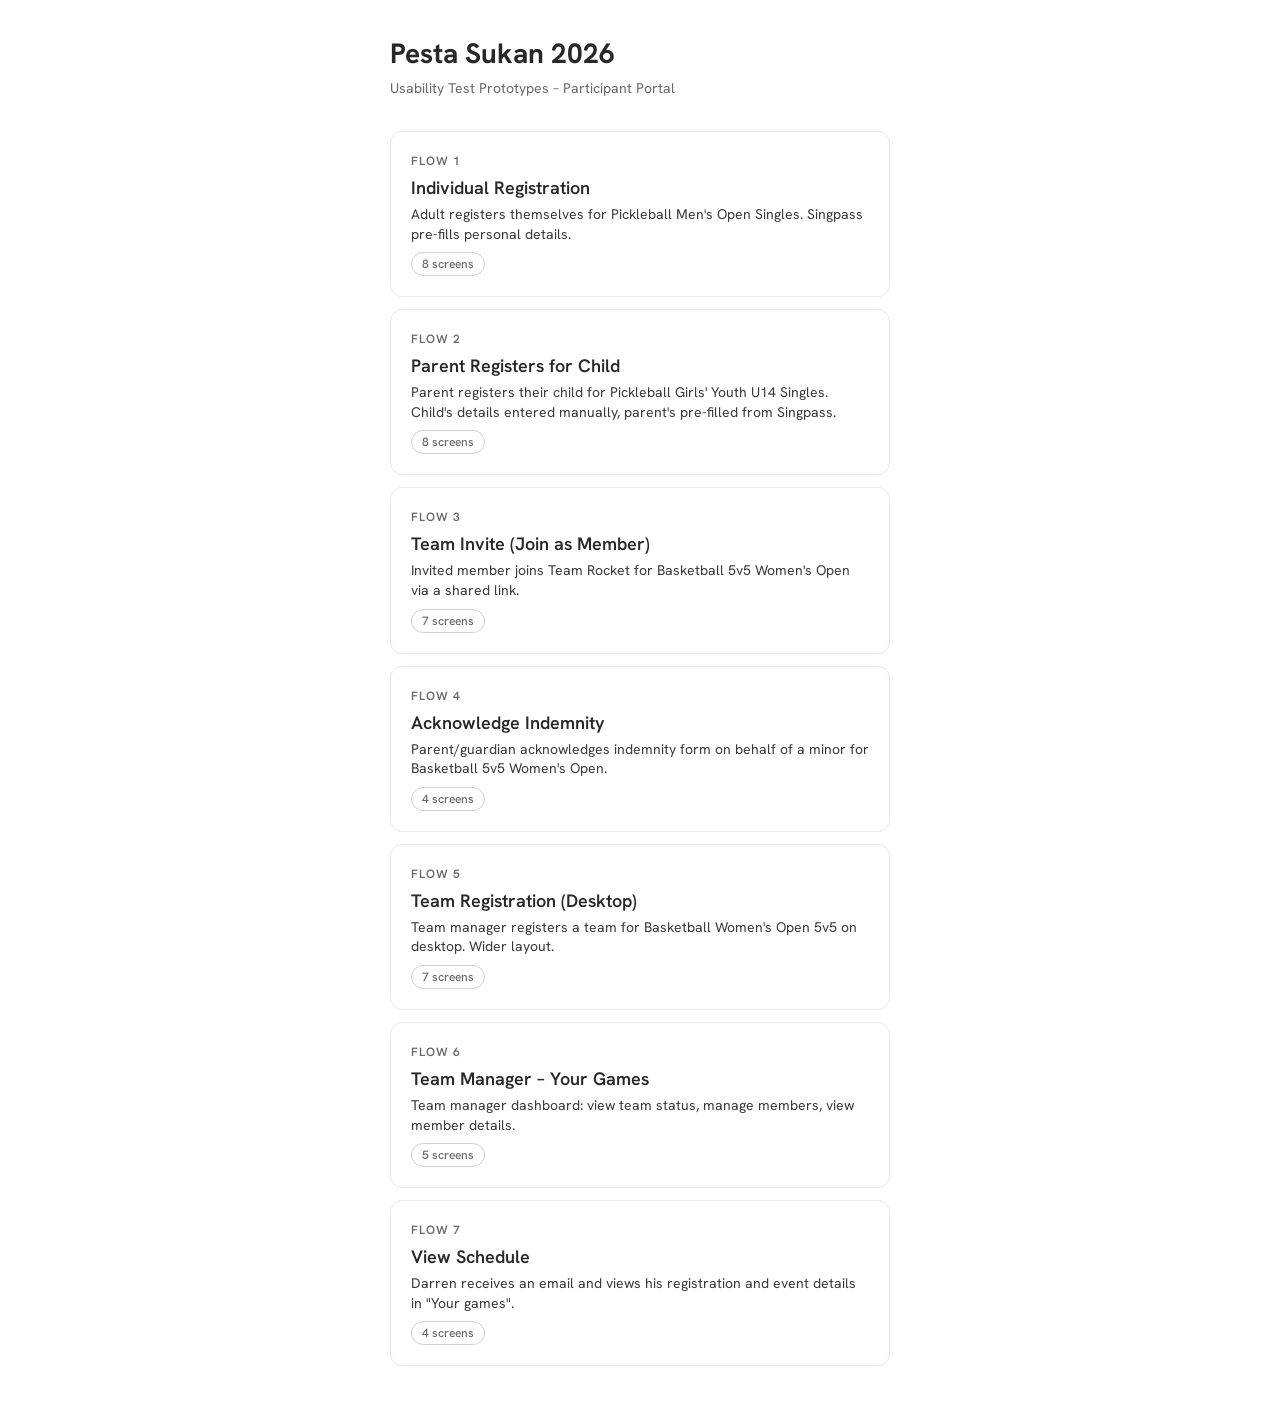
<file: index.html>
<!DOCTYPE html>
<html lang="en">

<head>
  <meta charset="UTF-8">
  <meta name="viewport" content="width=device-width, initial-scale=1.0">
  <title>Pesta Sukan 2026 – Usability Test Prototypes</title>
  <link rel="stylesheet" href="shared/styles.css">
  <style>
    .index-page {
      max-width: 540px;
      margin: 0 auto;
      padding: 32px 20px;
    }

    .index-page h1 {
      font-size: 28px;
      font-weight: 700;
      color: var(--color-text-dark);
      margin-bottom: 4px;
    }

    .index-page .subtitle {
      font-size: 14px;
      color: var(--color-text-light);
      margin-bottom: 32px;
    }

    .flow-card {
      display: block;
      padding: 20px;
      border: 1px solid var(--color-border-light);
      border-radius: var(--radius-lg);
      margin-bottom: 12px;
      text-decoration: none;
      color: inherit;
      transition: background 0.15s, border-color 0.15s;
    }

    .flow-card:hover {
      background: var(--color-bg-light);
      border-color: var(--color-border);
    }

    .flow-card__number {
      font-size: 12px;
      font-weight: 600;
      text-transform: uppercase;
      letter-spacing: 1px;
      color: var(--color-text-light);
      margin-bottom: 4px;
    }

    .flow-card__title {
      font-size: 18px;
      font-weight: 600;
      color: var(--color-text-dark);
      margin-bottom: 4px;
    }

    .flow-card__desc {
      font-size: 14px;
      color: var(--color-text-medium);
      line-height: 1.4;
    }

    .flow-card__tag {
      display: inline-block;
      margin-top: 8px;
      padding: 2px 10px;
      border-radius: 999px;
      font-size: 12px;
      font-weight: 500;
      border: 1px solid var(--color-border);
      color: var(--color-text-light);
    }
  </style>
</head>

<body>
  <div class="index-page">
    <h1>Pesta Sukan 2026</h1>
    <div class="subtitle">Usability Test Prototypes – Participant Portal</div>

    <a href="individual-registration.html" class="flow-card">
      <div class="flow-card__number">Flow 1</div>
      <div class="flow-card__title">Individual Registration</div>
      <div class="flow-card__desc">Adult registers themselves for Pickleball Men's Open Singles. Singpass pre-fills
        personal details.</div>
      <span class="flow-card__tag">8 screens</span>
    </a>

    <a href="parent-registration.html" class="flow-card">
      <div class="flow-card__number">Flow 2</div>
      <div class="flow-card__title">Parent Registers for Child</div>
      <div class="flow-card__desc">Parent registers their child for Pickleball Girls' Youth U14 Singles. Child's details
        entered manually, parent's pre-filled from Singpass.</div>
      <span class="flow-card__tag">8 screens</span>
    </a>

    <a href="team-invite.html" class="flow-card">
      <div class="flow-card__number">Flow 3</div>
      <div class="flow-card__title">Team Invite (Join as Member)</div>
      <div class="flow-card__desc">Invited member joins Team Rocket for Basketball 5v5 Women's Open via a shared link.
      </div>
      <span class="flow-card__tag">7 screens</span>
    </a>

    <a href="indemnity.html" class="flow-card">
      <div class="flow-card__number">Flow 4</div>
      <div class="flow-card__title">Acknowledge Indemnity</div>
      <div class="flow-card__desc">Parent/guardian acknowledges indemnity form on behalf of a minor for Basketball 5v5
        Women's Open.</div>
      <span class="flow-card__tag">4 screens</span>
    </a>

    <a href="team-registration-desktop.html" class="flow-card">
      <div class="flow-card__number">Flow 5</div>
      <div class="flow-card__title">Team Registration (Desktop)</div>
      <div class="flow-card__desc">Team manager registers a team for Basketball Women's Open 5v5 on desktop. Wider
        layout.</div>
      <span class="flow-card__tag">7 screens</span>
    </a>

    <a href="team-manager.html" class="flow-card">
      <div class="flow-card__number">Flow 6</div>
      <div class="flow-card__title">Team Manager – Your Games</div>
      <div class="flow-card__desc">Team manager dashboard: view team status, manage members, view member details.</div>
      <span class="flow-card__tag">5 screens</span>
    </a>

    <a href="view-schedule.html" class="flow-card">
      <div class="flow-card__number">Flow 7</div>
      <div class="flow-card__title">View Schedule</div>
      <div class="flow-card__desc">Darren receives an email and views his registration and event details in "Your
        games".</div>
      <span class="flow-card__tag">4 screens</span>
    </a>
  </div>
</body>

</html>
</file>
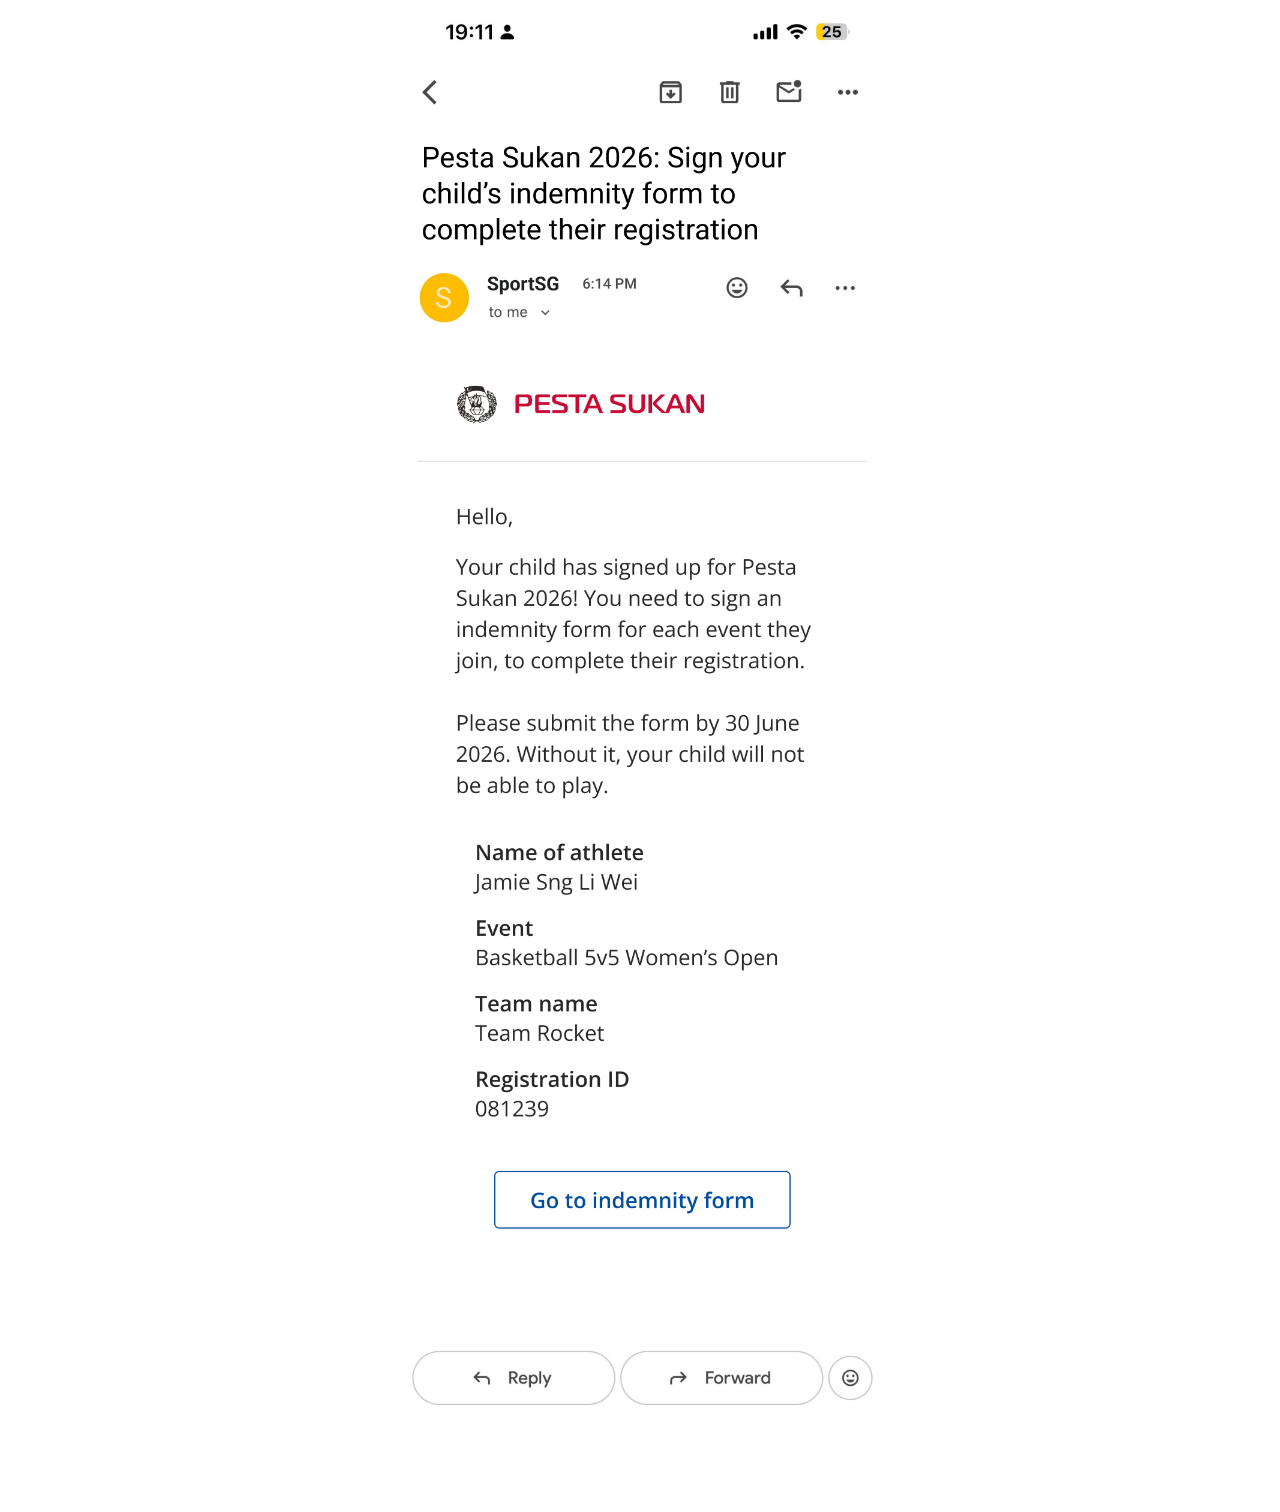
<file: indemnity.html>
<!DOCTYPE html>
<html lang="en">
<head>
<meta charset="UTF-8">
<meta name="viewport" content="width=device-width, initial-scale=1.0">
<title>Acknowledge Indemnity – Pesta Sukan 2026</title>
<link rel="stylesheet" href="shared/styles.css">
<style>
  .d-nav { display:flex; align-items:center; justify-content:space-between; padding:10px 24px; border-bottom:1px solid var(--color-border-light); background:#fff; }
  .d-nav__logo { font-size:14px; font-weight:700; color:#DB0000; display:flex; align-items:center; gap:8px; text-transform:uppercase; letter-spacing:1px; }
  .d-nav__links { display:flex; align-items:center; gap:16px; font-size:14px; color:var(--color-text-medium); }
  .d-nav__avatar { width:32px; height:32px; border-radius:50%; background:var(--color-bg-light); border:1px solid var(--color-border); display:flex; align-items:center; justify-content:center; font-size:13px; font-weight:600; color:var(--color-text-medium); }
  .d-summary-body { padding:16px; }
</style>
</head>
<body>
<div class="app">

<!-- ========== SCREEN 0: CHILD EMAIL ========== -->
<div class="screen active" id="child-email" onclick="PS.goTo('landing')" style="cursor:pointer">
  <img src="shared/ChildEmail.png" alt="" style="width:100%;height:100%;object-fit:cover;display:block">
</div>

<!-- ========== SCREEN 1: INDEMNITY LANDING ========== -->
<div class="screen" id="landing">
  <div style="min-height:100vh;background:var(--color-bg-light);display:flex;flex-direction:column">
    <div class="comp-header" style="background:var(--color-bg-light);border-bottom:none">
      <span></span>
      <span class="comp-header__title">Pesta Sukan 2026</span>
      <button class="comp-header__close">&#10005;</button>
    </div>

    <div style="flex:1;display:flex;flex-direction:column;align-items:center;justify-content:center;text-align:center;padding:0 24px">
      <div class="invite-landing__placeholder">&#9968;</div>
      <div style="font-size:32px;font-weight:700;color:var(--color-text-dark);margin-top:16px;line-height:1.2">Acknowledge indemnity</div>
      <div style="font-size:18px;color:var(--color-text-medium);margin-top:12px;max-width:320px;line-height:1.4">for <strong style="color:var(--color-text-dark)">Jamie Sng Li Wei</strong> to participate in <strong style="color:var(--color-text-dark)">Basketball 5v5 Women's Open</strong></div>
    </div>

    <div style="padding:16px 24px 32px">
      <button class="btn btn--primary" data-goto="singpass-screen">Log in with Singpass to submit</button>
      <div style="font-size:13px;color:var(--color-text-light);text-align:center;margin-top:10px">Parents/guardians must submit on behalf of their child/ward under 18 years.</div>
    </div>
  </div>
</div>

<!-- ========== SCREEN 2: SINGPASS ========== -->
<div class="screen" id="singpass-screen" style="padding:0;cursor:pointer" onclick="PS.goTo('indemnity-form')">
  <img src="shared/SingpassMobile.png" style="width:100%;display:block">
</div>

<!-- ========== SCREEN 3: INDEMNITY FORM ========== -->
<div class="screen" id="indemnity-form">
  <div class="comp-header">
    <button class="comp-header__back" data-back>&#8592;</button>
    <span class="comp-header__title">Pesta Sukan 2026</span>
    <button class="comp-header__close" data-goto="landing">&#10005;</button>
  </div>

  <h1 class="page-title">Acknowledge indemnity</h1>

  <div class="event-summary">
    <div class="event-summary__sport">ATHLETE</div>
    <div class="event-summary__name">Jamie Sng Li Wei</div>
    <div class="event-summary__details">
      <div class="event-summary__detail"><span class="event-summary__detail-icon">&#128197;</span><span>Basketball 5v5 Women's Open</span></div>
      <div class="event-summary__detail"><span class="event-summary__detail-icon">&#128101;</span><span>Team Rocket</span></div>
    </div>
  </div>

  <!-- Your details section -->
  <div class="section-box">
    <div class="section-box__header">
      <h2 class="section-box__title">Your details</h2>
      <span class="section-box__chevron">&#9650;</span>
    </div>
    <div class="section-box__content">
      <div class="form-group">
        <label class="form-label">Are you the athlete's parent or legal guardian?</label>
        <div id="guardian-toggle" style="display:flex;flex-direction:column;gap:8px;margin-top:8px">
          <div class="guardian-yn-option" data-yn="yes" style="display:flex;align-items:center;gap:10px;padding:14px 16px;border:1px solid var(--color-border-light);border-radius:var(--radius-lg);cursor:pointer;background:var(--color-bg-light);border-color:var(--color-text-medium)">
            <span style="font-size:16px;color:var(--color-text-light)">&#10003;</span>
            <span style="font-size:16px;color:var(--color-text-dark);font-weight:600">Yes</span>
          </div>
          <div class="guardian-yn-option" data-yn="no" style="display:flex;align-items:center;gap:10px;padding:14px 16px;border:1px solid var(--color-border-light);border-radius:var(--radius-lg);cursor:pointer">
            <span style="font-size:16px;color:var(--color-text-light)">&#10005;</span>
            <span style="font-size:16px;color:var(--color-text-dark)">No</span>
          </div>
        </div>
        <div id="guardian-error" style="display:none;font-size:13px;color:var(--color-error);margin-top:8px">You must be the parent or legal guardian of the athlete to acknowledge indemnity on behalf of them.</div>
      </div>

      <div class="form-group">
        <label class="form-label">Your name</label>
        <div class="form-readonly" style="font-size:16px">Mabel Chan Poh Long</div>
      </div>

      <div class="form-group" data-required>
        <label class="form-label">Mobile number</label>
        <div class="form-input-wrapper"><input type="tel" class="form-input" value="99327476" data-field="your-mobile"><button class="form-clear">&#10005;</button></div>
        <div class="form-error">This field is required</div>
      </div>

      <div class="form-group" data-required>
        <label class="form-label">Email address</label>
        <div class="form-input-wrapper"><input type="email" class="form-input" value="mabel@email.com" data-field="your-email"><button class="form-clear">&#10005;</button></div>
        <div class="form-error">This field is required</div>
      </div>

      <div class="checkbox-group" id="indemnity-use-contact" style="background:var(--color-bg-light);padding:16px;border-radius:var(--radius-md);margin-top:8px">
        <div class="checkbox-input"></div>
        <div class="checkbox-label">Use my contact in case of emergencies</div>
      </div>
    </div>
  </div>

  <!-- Emergency contact -->
  <div class="section-box" id="indemnity-emergency-section">
    <div class="section-box__header">
      <h2 class="section-box__title">Emergency contact</h2>
      <span class="section-box__chevron">&#9650;</span>
    </div>
    <div class="section-box__content">
      <div class="form-group" data-required>
        <label class="form-label">Name of emergency contact</label>
        <div class="form-input-wrapper"><input type="text" class="form-input" placeholder="" data-field="emergency-name"><button class="form-clear">&#10005;</button></div>
        <div class="form-error">This field is required</div>
      </div>
      <div class="form-group" data-required>
        <label class="form-label">Relationship</label>
        <input type="text" class="form-input" placeholder="" data-field="emergency-relationship">
        <div class="form-error">This field is required</div>
      </div>
      <div class="form-group" data-required>
        <label class="form-label">Mobile number</label>
        <div class="form-input-wrapper"><input type="tel" class="form-input" placeholder="" data-field="emergency-mobile"><button class="form-clear">&#10005;</button></div>
        <div class="form-error">This field is required</div>
      </div>
      <div class="form-group">
        <label class="form-label">Email address (optional)</label>
        <div class="form-input-wrapper"><input type="email" class="form-input" placeholder="" data-field="emergency-email"><button class="form-clear">&#10005;</button></div>
      </div>
    </div>
  </div>

  <!-- Declaration -->
  <div class="section-box">
    <div class="section-box__header">
      <h2 class="section-box__title">Declaration</h2>
      <span class="section-box__chevron">&#9650;</span>
    </div>
    <div class="section-box__content">
      <div class="declaration-text">
        For this form, <strong>"Event"</strong> refers to <strong>Basketball - 5V5 Women's Open</strong>.<br><br>
        <ol style="padding-left:20px;display:flex;flex-direction:column;gap:12px">
          <li>I warrant that I am in good health and have no physical condition that would endanger my life while participating in the Event.</li>
          <li>Whilst reasonable precaution will be taken by SportSG and/or its agent/s to ensure the safety of participants, I understand that I take part in the Event as a participant at my own risk. I confirm and agree that SportSG and/or its agent/s will not be held liable by me for any personal injury or death arising from my participation in the Event or for any loss of or damage to my property arising from my participation in the Event, except for such injury or death that is caused directly by SportSG's or its agent/s' gross negligence.</li>
          <li>In consideration of SportSG allowing me to participate in the Event, I undertake that if, in the course of the Event, I deliberately or negligently cause any injury (whether fatal or otherwise) to any person or any damage to or loss of any property of any person, I shall indemnify SportSG if that suffering person makes claims or takes actions against SportSG or SportSG has to pay for costs or expenses.</li>
          <li>I do hereby confirm that I have agreed to be filmed and / or photographed in connection with the Event.</li>
          <li>I hereby give to Sport Singapore the permission to copyright and use, edit, republish photographs, audio or video recordings taken of me for the Project ("Materials") on all relevant media platforms for publicity purposes.</li>
          <li>I hereby transfer complete ownership of the Materials to Sport Singapore.</li>
          <li>I represent that I am the parent / legal guardian of this participant, and confirm and consent to the above on my child's / ward's behalf.</li>
        </ol>
      </div>
      <div class="checkbox-group" data-required style="background:var(--color-bg-light);padding:16px;border-radius:var(--radius-md)">
        <div class="checkbox-input"></div>
        <div><div class="checkbox-label">I have read and agree to the conditions above</div><div class="checkbox-error">You must agree to the declaration to continue</div></div>
      </div>
    </div>
  </div>

  <div style="height: 100px"></div>

  <div class="sticky-footer">
    <div class="sticky-footer__inner">
      <button class="btn btn--primary" onclick="if(PS.validate('indemnity-form')){PS.goTo('success')}">Submit</button>
    </div>
  </div>
</div>

<!-- ========== SCREEN 4: SUCCESS ========== -->
<div class="screen" id="success">
  <div class="success-screen" data-success-next="registration-details">
    <div class="success-screen__icon">&#9968;</div>
    <div class="success-screen__name">Indemnity submitted</div>
    <div class="success-screen__subtitle">for Jamie Sng Li Wei</div>
    <div class="success-screen__event">Basketball<br>5v5 Women's Open</div>
  </div>
</div>

<!-- ========== SCREEN 5: REGISTRATION DETAILS ========== -->
<div class="screen" id="registration-details" style="padding-bottom:0">
  <div class="comp-header" style="background:#fff">
    <span></span>
    <span class="comp-header__title">Pesta Sukan 2026</span>
    <button class="comp-header__close">&#10005;</button>
  </div>

  <div style="background:var(--color-bg-light);padding:24px;text-align:center">
    <div style="font-size:13px;color:var(--color-text-medium)">Team registration</div>
    <div style="font-size:24px;font-weight:700;margin-top:4px">Team Rocket</div>
    <div style="font-size:14px;color:var(--color-text-medium);margin-top:4px">Basketball 5v5 Women's Open</div>
    <div style="font-size:12px;color:var(--color-text-light);margin-top:6px">Team ID: 002132</div>
  </div>

  <div class="d-summary-body">
    <!-- CTA alert -->
    <div style="background:#fff;border:1px solid var(--color-border-light);border-radius:var(--radius-lg);padding:20px;margin-bottom:16px">
      <div style="font-size:16px;font-weight:600;color:var(--color-text-dark);margin-bottom:6px">Add at least <strong>6</strong> more members to your team!</div>
      <div style="display:inline-block;padding:2px 10px;border-radius:999px;font-size:12px;background:var(--color-bg-light);color:var(--color-text-medium);margin-bottom:10px">By 14 June 2026</div>
      <div style="font-size:14px;color:var(--color-text-medium);line-height:1.5">Each team must have 9 to 15 members.<br>Teams with <strong>fewer than 9 members</strong> after 14 June 2026 will be <strong>disqualified</strong> and refunded.</div>
    </div>

    <!-- Team members: 3 -->
    <div style="background:#fff;border:1px solid var(--color-border-light);border-radius:var(--radius-lg);padding:20px;margin-bottom:16px">
      <div style="display:flex;justify-content:space-between;align-items:baseline">
        <div style="font-size:18px;font-weight:600;color:var(--color-text-dark)">Team members</div>
        <div style="font-size:20px;font-weight:700;color:var(--color-text-dark)">3 <span style="font-weight:400;color:var(--color-text-light)">/ 9</span></div>
      </div>
      <div style="font-size:13px;color:var(--color-text-light);margin-top:2px">3 of 9 min, 15 max</div>
      <div class="team-progress-bar" style="margin:10px 0 16px">
        <div class="team-progress-bar__fill" style="width:33%"></div>
      </div>

      <!-- Abigail (indemnity submitted) -->
      <div style="border:1px solid var(--color-border-light);border-radius:var(--radius-lg);padding:14px;display:flex;align-items:center;gap:14px;margin-bottom:12px">
        <div style="width:44px;height:44px;border-radius:10px;background:#E0E0E0;display:flex;align-items:center;justify-content:center;font-size:14px;font-weight:600;color:var(--color-text-medium);flex-shrink:0">AR</div>
        <div style="min-width:0">
          <div style="font-size:15px;font-weight:600;color:var(--color-text-dark);white-space:nowrap;overflow:hidden;text-overflow:ellipsis">Abigail Rish Kanageswari D/o Loganathan</div>
          <div style="font-size:13px;color:var(--color-text-light);margin-top:2px">Female | Singapore citizen | Age 34</div>
        </div>
      </div>

      <!-- Jamie (indemnity just submitted) -->
      <div style="border:1px solid var(--color-border-light);border-radius:var(--radius-lg);overflow:hidden;margin-bottom:12px">
        <div style="background:#2E7D32;color:#fff;font-size:13px;font-weight:500;padding:8px 14px;display:flex;align-items:center;gap:6px">&#10003; Indemnity submitted</div>
        <div style="padding:14px;display:flex;align-items:center;gap:14px">
          <div style="width:44px;height:44px;border-radius:10px;background:#E0E0E0;display:flex;align-items:center;justify-content:center;font-size:14px;font-weight:600;color:var(--color-text-medium);flex-shrink:0">JS</div>
          <div style="min-width:0">
            <div style="font-size:15px;font-weight:600;color:var(--color-text-dark)">Jamie Sng Li Wei</div>
            <div style="font-size:13px;color:var(--color-text-light);margin-top:2px">Female | Singapore citizen | Age 42</div>
          </div>
        </div>
      </div>

      <!-- Nur Afifah (has not submitted) -->
      <div style="border:1px solid var(--color-border-light);border-radius:var(--radius-lg);overflow:hidden;margin-bottom:16px">
        <div style="background:var(--color-text-medium);color:#fff;font-size:13px;font-weight:500;padding:8px 14px;display:flex;align-items:center;gap:6px">&#9888; Has not submitted indemnity</div>
        <div style="padding:14px;display:flex;align-items:center;gap:14px">
          <div style="width:44px;height:44px;border-radius:10px;background:#E0E0E0;display:flex;align-items:center;justify-content:center;font-size:14px;font-weight:600;color:var(--color-text-medium);flex-shrink:0">NA</div>
          <div style="min-width:0">
            <div style="font-size:15px;font-weight:600;color:var(--color-text-dark)">Nur Afifah Binti Kamaruzaman</div>
            <div style="font-size:13px;color:var(--color-text-light);margin-top:2px">Female | Singapore citizen | Age 30</div>
          </div>
        </div>
      </div>

      <button class="btn btn--secondary" style="margin-bottom:0">+ Add members manually</button>
    </div>

    <!-- Team manager -->
    <div style="background:#fff;border:1px solid var(--color-border-light);border-radius:var(--radius-lg);padding:20px;margin-bottom:16px">
      <div style="font-size:16px;font-weight:600;color:var(--color-text-dark);margin-bottom:14px">Team manager</div>
      <div class="manager-details">
        <div class="manager-detail"><span class="manager-detail__icon">&#128100;</span><span>Darren Ho Jun Le</span></div>
        <div class="manager-detail"><span class="manager-detail__icon">&#128222;</span><span>9856 6923</span></div>
        <div class="manager-detail"><span class="manager-detail__icon">&#9993;</span><span>darrenho@email.com</span></div>
      </div>
    </div>

    <!-- Team details -->
    <div style="background:#fff;border:1px solid var(--color-border-light);border-radius:var(--radius-lg);padding:20px;margin-bottom:32px">
      <div style="font-size:16px;font-weight:600;color:var(--color-text-dark);margin-bottom:14px">Team details</div>
      <div class="form-group mb-8"><label class="form-label">Jersey colour – Light</label>
        <div class="form-readonly">Grey</div>
      </div>
      <div class="form-group mb-0"><label class="form-label">Jersey colour – Dark</label>
        <div class="form-readonly">Dark red</div>
      </div>
    </div>
  </div>
</div>

</div>

<script src="shared/components.js"></script>
<script>
document.addEventListener('DOMContentLoaded', () => {
  const guardianToggle = document.getElementById('guardian-toggle');
  const guardianError = document.getElementById('guardian-error');
  const emergencySection = document.getElementById('indemnity-emergency-section');
  const useContactCheckbox = document.getElementById('indemnity-use-contact');

  if (guardianToggle) {
    guardianToggle.querySelectorAll('.guardian-yn-option').forEach(opt => {
      opt.addEventListener('click', () => {
        guardianToggle.querySelectorAll('.guardian-yn-option').forEach(o => {
          o.style.background = '#fff';
          o.style.borderColor = 'var(--color-border-light)';
          o.querySelector('span:last-child').style.fontWeight = '400';
        });
        opt.style.background = 'var(--color-bg-light)';
        opt.style.borderColor = 'var(--color-text-medium)';
        opt.querySelector('span:last-child').style.fontWeight = '600';

        if (opt.getAttribute('data-yn') === 'no') {
          guardianError.style.display = 'block';
        } else {
          guardianError.style.display = 'none';
        }
      });
    });
  }

  if (useContactCheckbox) {
    useContactCheckbox.addEventListener('click', () => {
      setTimeout(() => {
        const box = useContactCheckbox.querySelector('.checkbox-input');
        if (box.classList.contains('checked')) {
          emergencySection.style.display = 'none';
          const parentMobile = document.querySelector('[data-field="your-mobile"]')?.value || '99327476';
          const parentEmail = document.querySelector('[data-field="your-email"]')?.value || 'mabel@email.com';
          const eName = emergencySection.querySelector('[data-field="emergency-name"]');
          const eRel = emergencySection.querySelector('[data-field="emergency-relationship"]');
          const eMobile = emergencySection.querySelector('[data-field="emergency-mobile"]');
          const eEmail = emergencySection.querySelector('[data-field="emergency-email"]');
          if (eName) eName.value = 'Mabel Chan Poh Long';
          if (eRel) eRel.value = 'Parent';
          if (eMobile) eMobile.value = parentMobile;
          if (eEmail) eEmail.value = parentEmail;
          emergencySection.querySelectorAll('.form-group').forEach(g => g.classList.remove('has-error'));
        } else {
          const eName = emergencySection.querySelector('[data-field="emergency-name"]');
          const eRel = emergencySection.querySelector('[data-field="emergency-relationship"]');
          const eMobile = emergencySection.querySelector('[data-field="emergency-mobile"]');
          const eEmail = emergencySection.querySelector('[data-field="emergency-email"]');
          if (eName) eName.value = '';
          if (eRel) eRel.value = '';
          if (eMobile) eMobile.value = '';
          if (eEmail) eEmail.value = '';
          emergencySection.style.display = '';
        }
      }, 10);
    });
  }
});
</script>
</body>
</html>
</file>
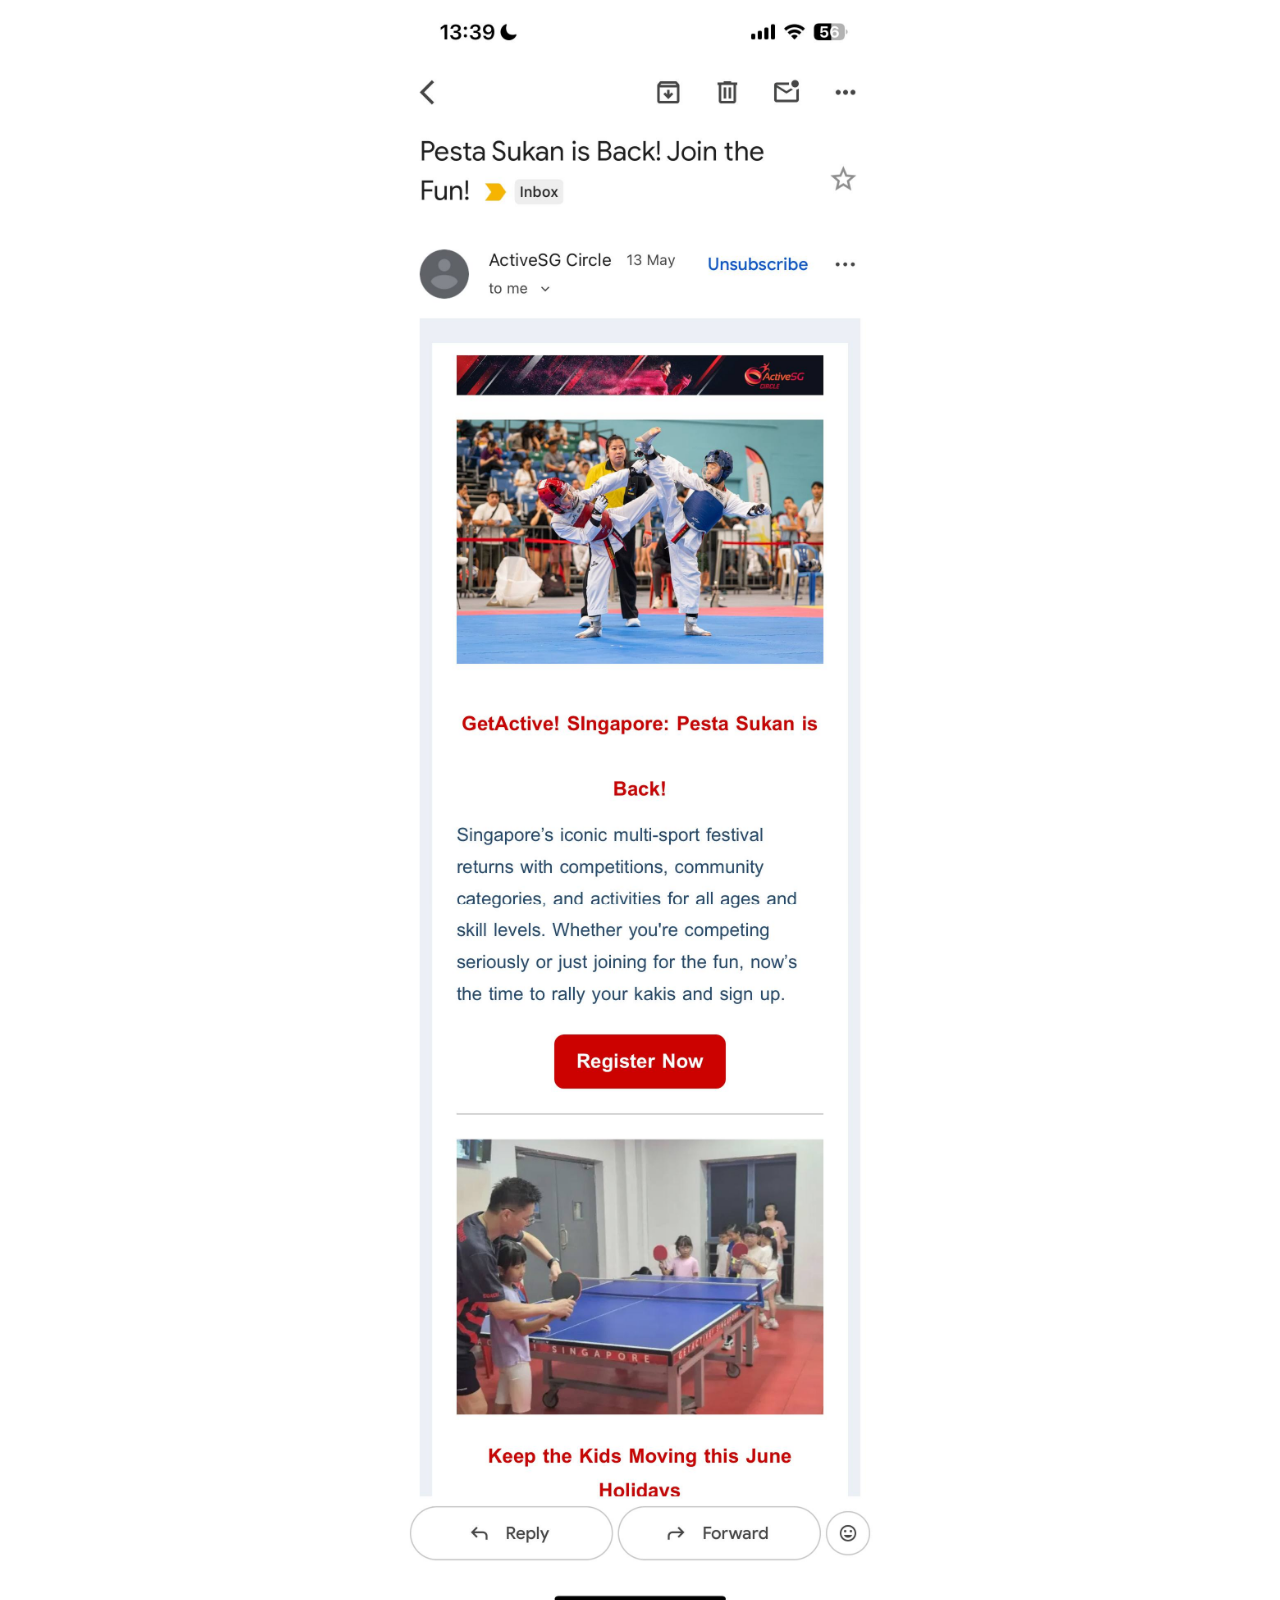
<file: individual-registration.html>
<!DOCTYPE html>
<html lang="en">

<head>
  <meta charset="UTF-8">
  <meta name="viewport" content="width=device-width, initial-scale=1.0">
  <title>Individual Registration – Pesta Sukan 2026</title>
  <link rel="stylesheet" href="shared/styles.css">
</head>

<body>
  <div class="app">

    <!-- ========== SCREEN -2: EMAIL ========== -->
    <div class="screen active" id="email-intro" style="padding:0">
      <img src="shared/MobilePSEmail01.png" style="width:100%;display:block">
      <div style="position:relative">
        <img src="shared/MobilePSEmail02.png" style="width:100%;display:block;margin-top:-1px">
        <div onclick="PS.goTo('page-intro')"
          style="position:absolute;top:18%;height:9%;left:31%;width:38%;cursor:pointer;z-index:10"></div>
      </div>
    </div>

    <!-- ========== SCREEN -1: PAGE/WEBSITE ========== -->
    <div class="screen" id="page-intro" style="padding:0">
      <img src="shared/MobilePSPage01.png" style="width:100%;display:block">
      <div style="position:relative">
        <img src="shared/MobilePSPage02.png" style="width:100%;display:block;margin-top:-1px">
        <div onclick="PS.goTo('sports-list')"
          style="position:absolute;top:40%;height:28%;left:0;right:0;cursor:pointer;z-index:10"></div>
      </div>
      <img src="shared/MobilePSPage03.png" style="width:100%;display:block;margin-top:-1px">
    </div>

    <!-- ========== SCREEN 0A: SPORTS LIST ========== -->
    <div class="screen" id="sports-list" style="padding-bottom:0">
      <!--
    Stitched screenshots: Pesta01–Pesta07 (each 840px wide)
    Total height: 18863px at native resolution.
    Pickleball card is in Pesta06, approx 40%–65% down that image.
    Pesta06 offset: 13057px from top. Pesta06 height: 2716px.
    Pickleball top: 13057 + 0.40*2716 = ~14143px
    Pickleball bottom: 13057 + 0.65*2716 = ~14822px
    As % of total 18863: top=74.97%, bottom=78.57%
  -->
      <div style="position:relative;width:100%">
        <img src="shared/Pesta01.png" style="width:100%;display:block">
        <img src="shared/Pesta02.png" style="width:100%;display:block;margin-top:-1px">
        <img src="shared/Pesta03.png" style="width:100%;display:block;margin-top:-1px">
        <img src="shared/Pesta04.png" style="width:100%;display:block;margin-top:-1px">
        <img src="shared/Pesta05.png" style="width:100%;display:block;margin-top:-1px">
        <div style="position:relative">
          <img src="shared/Pesta06.png" style="width:100%;display:block;margin-top:-1px">
          <div onclick="PS.goTo('sport-pickleball')"
            style="position:absolute;left:0;right:0;top:50%;height:23%;cursor:pointer;z-index:10"></div>
        </div>
        <img src="shared/Pesta07.png" style="width:100%;display:block;margin-top:-1px">
      </div>
    </div>

    <!-- ========== SCREEN 0B: PICKLEBALL SPORT PAGE ========== -->
    <div class="screen" id="sport-pickleball" style="padding-bottom:0">
      <div style="position:relative">
        <img src="shared/Pickleball 01.png" style="width:100%;display:block">
        <!-- Pickleball 02: button is ~30%–44% down the image -->
        <div style="position:relative">
          <img src="shared/Pickleball 02.png" style="width:100%;display:block;margin-top:-1px" id="pickleball02-img">
          <div id="pickleball-register-hotspot" onclick="PS.goTo('pickleball-categories')"
            style="position:absolute;left:5%;right:5%;cursor:pointer;border-radius:8px;top:23%;height:6%"></div>
        </div>
      </div>
    </div>

    <!-- ========== SCREEN 0C: PICKLEBALL CATEGORIES LIST ========== -->
    <div class="screen" id="pickleball-categories" style="padding-bottom:80px">
      <div class="gov-masthead">
        <div class="gov-masthead__icon"></div>
        <span>A Singapore Government Agency Website</span>
        <a class="gov-masthead__link" href="#">How to identify &#8744;</a>
      </div>

      <!-- Hero -->
      <div style="background:var(--color-bg-light);padding:28px 16px 24px;text-align:center">
        <div style="font-size:36px;color:var(--color-text-light);margin-bottom:8px">&#9968;</div>
        <div style="font-size:13px;color:var(--color-text-light);margin-bottom:4px">Pesta Sukan 2026</div>
        <div
          style="font-size:32px;font-weight:800;color:var(--color-text-dark);letter-spacing:1px;text-transform:uppercase">
          PICKLEBALL</div>
      </div>

      <!-- Breadcrumb -->
      <div
        style="padding:12px 16px;font-size:13px;color:var(--color-text-light);display:flex;align-items:center;gap:4px;border-bottom:1px solid var(--color-border-light);overflow-x:auto;white-space:nowrap">
        <span style="cursor:pointer" onclick="PS.goTo('sports-list')">...</span>
        <span>&#8250;</span>
        <span style="cursor:pointer" onclick="PS.goTo('sports-list')">Pesta Sukan</span>
        <span>&#8250;</span>
        <span style="cursor:pointer" onclick="PS.goTo('sports-list')">Sports</span>
        <span>&#8250;</span>
        <span style="font-weight:600;color:var(--color-text-dark)">Pickleball</span>
      </div>

      <!-- Filters -->
      <div style="padding:16px">
        <div data-filters-btn
          style="border:1px solid var(--color-border);border-radius:var(--radius-md);padding:14px 16px;display:flex;align-items:center;justify-content:center;gap:8px;font-size:16px;font-weight:500;color:var(--color-text-dark);cursor:pointer">
          <svg width="18" height="14" viewBox="0 0 18 14" fill="none">
            <path d="M0 1h18M3 7h12M6 13h6" stroke="currentColor" stroke-width="1.5" stroke-linecap="round" />
          </svg>
          Filters
        </div>
      </div>

      <!-- Events list -->
      <div id="pickleball-event-list" style="padding:0 16px;display:flex;flex-direction:column;gap:12px">

        <!-- Helper macro: non-clickable card -->
        <!-- Corporate Event -->
        <div
          style="border:1px solid var(--color-border-light);border-radius:var(--radius-lg);padding:20px;background:#fff">
          <div style="font-size:18px;font-weight:700;color:var(--color-text-dark);margin-bottom:12px">Corporate Event
          </div>
          <div
            style="display:flex;align-items:center;gap:8px;font-size:14px;color:var(--color-text-medium);margin-bottom:6px">
            <span>&#128197;</span>11 July – 2 August 2026
          </div>
          <div
            style="display:flex;align-items:center;gap:8px;font-size:14px;color:var(--color-text-medium);margin-bottom:12px">
            <span>&#128205;</span>Bukit Canberra Sport Hall
          </div>
          <div style="font-size:16px;color:var(--color-text-dark)"><strong>$120.00</strong> <span
              style="color:var(--color-text-light)">per team</span></div>
        </div>

        <!-- Boys' Youth U14 Singles -->
        <div
          style="border:1px solid var(--color-border-light);border-radius:var(--radius-lg);padding:20px;background:#fff">
          <div style="font-size:18px;font-weight:700;color:var(--color-text-dark);margin-bottom:12px">Boys' Youth U14
            Singles</div>
          <div
            style="display:flex;align-items:center;gap:8px;font-size:14px;color:var(--color-text-medium);margin-bottom:6px">
            <span>&#128197;</span>11 July – 2 August 2026
          </div>
          <div
            style="display:flex;align-items:center;gap:8px;font-size:14px;color:var(--color-text-medium);margin-bottom:12px">
            <span>&#128205;</span>Bukit Canberra Sport Hall
          </div>
          <div style="font-size:16px;color:var(--color-text-dark)"><strong>$10.00</strong> <span
              style="color:var(--color-text-light)">per person</span></div>
        </div>

        <!-- Boys' Youth U18 Singles -->
        <div
          style="border:1px solid var(--color-border-light);border-radius:var(--radius-lg);padding:20px;background:#fff">
          <div style="font-size:18px;font-weight:700;color:var(--color-text-dark);margin-bottom:12px">Boys' Youth U18
            Singles</div>
          <div
            style="display:flex;align-items:center;gap:8px;font-size:14px;color:var(--color-text-medium);margin-bottom:6px">
            <span>&#128197;</span>11 July – 2 August 2026
          </div>
          <div
            style="display:flex;align-items:center;gap:8px;font-size:14px;color:var(--color-text-medium);margin-bottom:12px">
            <span>&#128205;</span>Bukit Canberra Sport Hall
          </div>
          <div style="font-size:16px;color:var(--color-text-dark)"><strong>$10.00</strong> <span
              style="color:var(--color-text-light)">per person</span></div>
        </div>

        <!-- Boys' Youth U18 Doubles -->
        <div
          style="border:1px solid var(--color-border-light);border-radius:var(--radius-lg);padding:20px;background:#fff">
          <div style="font-size:18px;font-weight:700;color:var(--color-text-dark);margin-bottom:12px">Boys' Youth U18
            Doubles</div>
          <div
            style="display:flex;align-items:center;gap:8px;font-size:14px;color:var(--color-text-medium);margin-bottom:6px">
            <span>&#128197;</span>11 July – 2 August 2026
          </div>
          <div
            style="display:flex;align-items:center;gap:8px;font-size:14px;color:var(--color-text-medium);margin-bottom:12px">
            <span>&#128205;</span>Bukit Canberra Sport Hall
          </div>
          <div style="font-size:16px;color:var(--color-text-dark)"><strong>$20.00</strong> <span
              style="color:var(--color-text-light)">per team</span></div>
        </div>

        <!-- Girls' Youth U14 Singles -->
        <div
          style="border:1px solid var(--color-border-light);border-radius:var(--radius-lg);padding:20px;background:#fff">
          <div style="font-size:18px;font-weight:700;color:var(--color-text-dark);margin-bottom:12px">Girls' Youth U14
            Singles</div>
          <div
            style="display:flex;align-items:center;gap:8px;font-size:14px;color:var(--color-text-medium);margin-bottom:6px">
            <span>&#128197;</span>11 July – 2 August 2026
          </div>
          <div
            style="display:flex;align-items:center;gap:8px;font-size:14px;color:var(--color-text-medium);margin-bottom:12px">
            <span>&#128205;</span>Bukit Canberra Sport Hall
          </div>
          <div style="font-size:16px;color:var(--color-text-dark)"><strong>$10.00</strong> <span
              style="color:var(--color-text-light)">per person</span></div>
        </div>

        <!-- Girls' Youth U18 Singles -->
        <div
          style="border:1px solid var(--color-border-light);border-radius:var(--radius-lg);padding:20px;background:#fff">
          <div style="font-size:18px;font-weight:700;color:var(--color-text-dark);margin-bottom:12px">Girls' Youth U18
            Singles</div>
          <div
            style="display:flex;align-items:center;gap:8px;font-size:14px;color:var(--color-text-medium);margin-bottom:6px">
            <span>&#128197;</span>11 July – 2 August 2026
          </div>
          <div
            style="display:flex;align-items:center;gap:8px;font-size:14px;color:var(--color-text-medium);margin-bottom:12px">
            <span>&#128205;</span>Bukit Canberra Sport Hall
          </div>
          <div style="font-size:16px;color:var(--color-text-dark)"><strong>$10.00</strong> <span
              style="color:var(--color-text-light)">per person</span></div>
        </div>

        <!-- Girls' Youth U18 Doubles -->
        <div
          style="border:1px solid var(--color-border-light);border-radius:var(--radius-lg);padding:20px;background:#fff">
          <div style="font-size:18px;font-weight:700;color:var(--color-text-dark);margin-bottom:12px">Girls' Youth U18
            Doubles</div>
          <div
            style="display:flex;align-items:center;gap:8px;font-size:14px;color:var(--color-text-medium);margin-bottom:6px">
            <span>&#128197;</span>11 July – 2 August 2026
          </div>
          <div
            style="display:flex;align-items:center;gap:8px;font-size:14px;color:var(--color-text-medium);margin-bottom:12px">
            <span>&#128205;</span>Bukit Canberra Sport Hall
          </div>
          <div style="font-size:16px;color:var(--color-text-dark)"><strong>$20.00</strong> <span
              style="color:var(--color-text-light)">per team</span></div>
        </div>

        <!-- Men's Senior Singles -->
        <div
          style="border:1px solid var(--color-border-light);border-radius:var(--radius-lg);padding:20px;background:#fff">
          <div style="font-size:18px;font-weight:700;color:var(--color-text-dark);margin-bottom:12px">Men's Senior
            Singles</div>
          <div
            style="display:flex;align-items:center;gap:8px;font-size:14px;color:var(--color-text-medium);margin-bottom:6px">
            <span>&#128197;</span>11 July – 2 August 2026
          </div>
          <div
            style="display:flex;align-items:center;gap:8px;font-size:14px;color:var(--color-text-medium);margin-bottom:12px">
            <span>&#128205;</span>Bukit Canberra Sport Hall
          </div>
          <div style="font-size:16px;color:var(--color-text-dark)"><strong>$5.00</strong> <span
              style="color:var(--color-text-light)">per person</span></div>
        </div>

        <!-- Men's Senior Doubles -->
        <div
          style="border:1px solid var(--color-border-light);border-radius:var(--radius-lg);padding:20px;background:#fff">
          <div style="font-size:18px;font-weight:700;color:var(--color-text-dark);margin-bottom:12px">Men's Senior
            Doubles</div>
          <div
            style="display:flex;align-items:center;gap:8px;font-size:14px;color:var(--color-text-medium);margin-bottom:6px">
            <span>&#128197;</span>11 July – 2 August 2026
          </div>
          <div
            style="display:flex;align-items:center;gap:8px;font-size:14px;color:var(--color-text-medium);margin-bottom:12px">
            <span>&#128205;</span>Bukit Canberra Sport Hall
          </div>
          <div style="font-size:16px;color:var(--color-text-dark)"><strong>$10.00</strong> <span
              style="color:var(--color-text-light)">per team</span></div>
        </div>

        <!-- Men's Masters Singles -->
        <div
          style="border:1px solid var(--color-border-light);border-radius:var(--radius-lg);padding:20px;background:#fff">
          <div style="font-size:18px;font-weight:700;color:var(--color-text-dark);margin-bottom:12px">Men's Masters
            Singles</div>
          <div
            style="display:flex;align-items:center;gap:8px;font-size:14px;color:var(--color-text-medium);margin-bottom:6px">
            <span>&#128197;</span>11 July – 2 August 2026
          </div>
          <div
            style="display:flex;align-items:center;gap:8px;font-size:14px;color:var(--color-text-medium);margin-bottom:12px">
            <span>&#128205;</span>Bukit Canberra Sport Hall
          </div>
          <div style="font-size:16px;color:var(--color-text-dark)"><strong>$15.00</strong> <span
              style="color:var(--color-text-light)">per person</span></div>
        </div>

        <!-- Men's Masters Doubles -->
        <div
          style="border:1px solid var(--color-border-light);border-radius:var(--radius-lg);padding:20px;background:#fff">
          <div style="font-size:18px;font-weight:700;color:var(--color-text-dark);margin-bottom:12px">Men's Masters
            Doubles</div>
          <div
            style="display:flex;align-items:center;gap:8px;font-size:14px;color:var(--color-text-medium);margin-bottom:6px">
            <span>&#128197;</span>11 July – 2 August 2026
          </div>
          <div
            style="display:flex;align-items:center;gap:8px;font-size:14px;color:var(--color-text-medium);margin-bottom:12px">
            <span>&#128205;</span>Bukit Canberra Sport Hall
          </div>
          <div style="font-size:16px;color:var(--color-text-dark)"><strong>$30.00</strong> <span
              style="color:var(--color-text-light)">per team</span></div>
        </div>

        <!-- Men's Merdeka 125+ Doubles -->
        <div
          style="border:1px solid var(--color-border-light);border-radius:var(--radius-lg);padding:20px;background:#fff">
          <div style="font-size:18px;font-weight:700;color:var(--color-text-dark);margin-bottom:12px">Men's Merdeka 125+
            Doubles</div>
          <div
            style="display:flex;align-items:center;gap:8px;font-size:14px;color:var(--color-text-medium);margin-bottom:6px">
            <span>&#128197;</span>11 July – 2 August 2026
          </div>
          <div
            style="display:flex;align-items:center;gap:8px;font-size:14px;color:var(--color-text-medium);margin-bottom:12px">
            <span>&#128205;</span>Bukit Canberra Sport Hall
          </div>
          <div style="font-size:16px;color:var(--color-text-dark)"><strong>$10.00</strong> <span
              style="color:var(--color-text-light)">per team</span></div>
        </div>

        <!-- Men's Open Singles — CLICKABLE, goes to event-page -->
        <div onclick="PS.goTo('event-page')"
          style="border:1px solid var(--color-border-light);border-radius:var(--radius-lg);padding:20px;background:#fff;cursor:pointer">
          <div style="font-size:18px;font-weight:700;color:var(--color-text-dark);margin-bottom:12px">Men's Open Singles
          </div>
          <div
            style="display:flex;align-items:center;gap:8px;font-size:14px;color:var(--color-text-medium);margin-bottom:6px">
            <span>&#128197;</span>11 July – 2 August 2026
          </div>
          <div
            style="display:flex;align-items:center;gap:8px;font-size:14px;color:var(--color-text-medium);margin-bottom:12px">
            <span>&#128205;</span>Bukit Canberra Sport Hall
          </div>
          <div style="font-size:16px;color:var(--color-text-dark)"><strong>$15.00</strong> <span
              style="color:var(--color-text-light)">per person</span></div>
        </div>

        <!-- Men's Open Doubles -->
        <div
          style="border:1px solid var(--color-border-light);border-radius:var(--radius-lg);padding:20px;background:#fff">
          <div style="font-size:18px;font-weight:700;color:var(--color-text-dark);margin-bottom:12px">Men's Open Doubles
          </div>
          <div
            style="display:flex;align-items:center;gap:8px;font-size:14px;color:var(--color-text-medium);margin-bottom:6px">
            <span>&#128197;</span>11 July – 2 August 2026
          </div>
          <div
            style="display:flex;align-items:center;gap:8px;font-size:14px;color:var(--color-text-medium);margin-bottom:12px">
            <span>&#128205;</span>Bukit Canberra Sport Hall
          </div>
          <div style="font-size:16px;color:var(--color-text-dark)"><strong>$30.00</strong> <span
              style="color:var(--color-text-light)">per team</span></div>
        </div>

        <!-- Men's Open Split U18 Doubles -->
        <div
          style="border:1px solid var(--color-border-light);border-radius:var(--radius-lg);padding:20px;background:#fff">
          <div style="font-size:18px;font-weight:700;color:var(--color-text-dark);margin-bottom:12px">Men's Open Split
            U18 Doubles</div>
          <div
            style="display:flex;align-items:center;gap:8px;font-size:14px;color:var(--color-text-medium);margin-bottom:6px">
            <span>&#128197;</span>11 July – 2 August 2026
          </div>
          <div
            style="display:flex;align-items:center;gap:8px;font-size:14px;color:var(--color-text-medium);margin-bottom:12px">
            <span>&#128205;</span>Bukit Canberra Sport Hall
          </div>
          <div style="font-size:16px;color:var(--color-text-dark)"><strong>$30.00</strong> <span
              style="color:var(--color-text-light)">per team</span></div>
        </div>

        <!-- Women's Senior Doubles -->
        <div
          style="border:1px solid var(--color-border-light);border-radius:var(--radius-lg);padding:20px;background:#fff">
          <div style="font-size:18px;font-weight:700;color:var(--color-text-dark);margin-bottom:12px">Women's Senior
            Doubles</div>
          <div
            style="display:flex;align-items:center;gap:8px;font-size:14px;color:var(--color-text-medium);margin-bottom:6px">
            <span>&#128197;</span>11 July – 2 August 2026
          </div>
          <div
            style="display:flex;align-items:center;gap:8px;font-size:14px;color:var(--color-text-medium);margin-bottom:12px">
            <span>&#128205;</span>Bukit Canberra Sport Hall
          </div>
          <div style="font-size:16px;color:var(--color-text-dark)"><strong>$10.00</strong> <span
              style="color:var(--color-text-light)">per team</span></div>
        </div>

        <!-- Women's Masters Singles -->
        <div
          style="border:1px solid var(--color-border-light);border-radius:var(--radius-lg);padding:20px;background:#fff">
          <div style="font-size:18px;font-weight:700;color:var(--color-text-dark);margin-bottom:12px">Women's Masters
            Singles</div>
          <div
            style="display:flex;align-items:center;gap:8px;font-size:14px;color:var(--color-text-medium);margin-bottom:6px">
            <span>&#128197;</span>11 July – 2 August 2026
          </div>
          <div
            style="display:flex;align-items:center;gap:8px;font-size:14px;color:var(--color-text-medium);margin-bottom:12px">
            <span>&#128205;</span>Bukit Canberra Sport Hall
          </div>
          <div style="font-size:16px;color:var(--color-text-dark)"><strong>$15.00</strong> <span
              style="color:var(--color-text-light)">per person</span></div>
        </div>

        <!-- Women's Masters Doubles -->
        <div
          style="border:1px solid var(--color-border-light);border-radius:var(--radius-lg);padding:20px;background:#fff">
          <div style="font-size:18px;font-weight:700;color:var(--color-text-dark);margin-bottom:12px">Women's Masters
            Doubles</div>
          <div
            style="display:flex;align-items:center;gap:8px;font-size:14px;color:var(--color-text-medium);margin-bottom:6px">
            <span>&#128197;</span>11 July – 2 August 2026
          </div>
          <div
            style="display:flex;align-items:center;gap:8px;font-size:14px;color:var(--color-text-medium);margin-bottom:12px">
            <span>&#128205;</span>Bukit Canberra Sport Hall
          </div>
          <div style="font-size:16px;color:var(--color-text-dark)"><strong>$30.00</strong> <span
              style="color:var(--color-text-light)">per team</span></div>
        </div>

        <!-- Women's Merdeka 125+ Doubles -->
        <div
          style="border:1px solid var(--color-border-light);border-radius:var(--radius-lg);padding:20px;background:#fff">
          <div style="font-size:18px;font-weight:700;color:var(--color-text-dark);margin-bottom:12px">Women's Merdeka
            125+ Doubles</div>
          <div
            style="display:flex;align-items:center;gap:8px;font-size:14px;color:var(--color-text-medium);margin-bottom:6px">
            <span>&#128197;</span>11 July – 2 August 2026
          </div>
          <div
            style="display:flex;align-items:center;gap:8px;font-size:14px;color:var(--color-text-medium);margin-bottom:12px">
            <span>&#128205;</span>Bukit Canberra Sport Hall
          </div>
          <div style="font-size:16px;color:var(--color-text-dark)"><strong>$10.00</strong> <span
              style="color:var(--color-text-light)">per team</span></div>
        </div>

        <!-- Women's Open Singles -->
        <div
          style="border:1px solid var(--color-border-light);border-radius:var(--radius-lg);padding:20px;background:#fff">
          <div style="font-size:18px;font-weight:700;color:var(--color-text-dark);margin-bottom:12px">Women's Open
            Singles</div>
          <div
            style="display:flex;align-items:center;gap:8px;font-size:14px;color:var(--color-text-medium);margin-bottom:6px">
            <span>&#128197;</span>11 July – 2 August 2026
          </div>
          <div
            style="display:flex;align-items:center;gap:8px;font-size:14px;color:var(--color-text-medium);margin-bottom:12px">
            <span>&#128205;</span>Bukit Canberra Sport Hall
          </div>
          <div style="font-size:16px;color:var(--color-text-dark)"><strong>$15.00</strong> <span
              style="color:var(--color-text-light)">per person</span></div>
        </div>

        <!-- Women's Open Doubles -->
        <div
          style="border:1px solid var(--color-border-light);border-radius:var(--radius-lg);padding:20px;background:#fff">
          <div style="font-size:18px;font-weight:700;color:var(--color-text-dark);margin-bottom:12px">Women's Open
            Doubles</div>
          <div
            style="display:flex;align-items:center;gap:8px;font-size:14px;color:var(--color-text-medium);margin-bottom:6px">
            <span>&#128197;</span>11 July – 2 August 2026
          </div>
          <div
            style="display:flex;align-items:center;gap:8px;font-size:14px;color:var(--color-text-medium);margin-bottom:12px">
            <span>&#128205;</span>Bukit Canberra Sport Hall
          </div>
          <div style="font-size:16px;color:var(--color-text-dark)"><strong>$30.00</strong> <span
              style="color:var(--color-text-light)">per team</span></div>
        </div>

        <!-- Women's Open Split U18 Doubles -->
        <div
          style="border:1px solid var(--color-border-light);border-radius:var(--radius-lg);padding:20px;background:#fff">
          <div style="font-size:18px;font-weight:700;color:var(--color-text-dark);margin-bottom:12px">Women's Open Split
            U18 Doubles</div>
          <div
            style="display:flex;align-items:center;gap:8px;font-size:14px;color:var(--color-text-medium);margin-bottom:6px">
            <span>&#128197;</span>11 July – 2 August 2026
          </div>
          <div
            style="display:flex;align-items:center;gap:8px;font-size:14px;color:var(--color-text-medium);margin-bottom:12px">
            <span>&#128205;</span>Bukit Canberra Sport Hall
          </div>
          <div style="font-size:16px;color:var(--color-text-dark)"><strong>$30.00</strong> <span
              style="color:var(--color-text-light)">per team</span></div>
        </div>

        <!-- Mixed Youth U18 Doubles -->
        <div
          style="border:1px solid var(--color-border-light);border-radius:var(--radius-lg);padding:20px;background:#fff">
          <div style="font-size:18px;font-weight:700;color:var(--color-text-dark);margin-bottom:12px">Mixed Youth U18
            Doubles</div>
          <div
            style="display:flex;align-items:center;gap:8px;font-size:14px;color:var(--color-text-medium);margin-bottom:6px">
            <span>&#128197;</span>11 July – 2 August 2026
          </div>
          <div
            style="display:flex;align-items:center;gap:8px;font-size:14px;color:var(--color-text-medium);margin-bottom:12px">
            <span>&#128205;</span>Bukit Canberra Sport Hall
          </div>
          <div style="font-size:16px;color:var(--color-text-dark)"><strong>$20.00</strong> <span
              style="color:var(--color-text-light)">per team</span></div>
        </div>

        <!-- Mixed Senior Doubles -->
        <div
          style="border:1px solid var(--color-border-light);border-radius:var(--radius-lg);padding:20px;background:#fff">
          <div style="font-size:18px;font-weight:700;color:var(--color-text-dark);margin-bottom:12px">Mixed Senior
            Doubles</div>
          <div
            style="display:flex;align-items:center;gap:8px;font-size:14px;color:var(--color-text-medium);margin-bottom:6px">
            <span>&#128197;</span>11 July – 2 August 2026
          </div>
          <div
            style="display:flex;align-items:center;gap:8px;font-size:14px;color:var(--color-text-medium);margin-bottom:12px">
            <span>&#128205;</span>Bukit Canberra Sport Hall
          </div>
          <div style="font-size:16px;color:var(--color-text-dark)"><strong>$10.00</strong> <span
              style="color:var(--color-text-light)">per team</span></div>
        </div>

        <!-- Mixed Masters Doubles -->
        <div
          style="border:1px solid var(--color-border-light);border-radius:var(--radius-lg);padding:20px;background:#fff">
          <div style="font-size:18px;font-weight:700;color:var(--color-text-dark);margin-bottom:12px">Mixed Masters
            Doubles</div>
          <div
            style="display:flex;align-items:center;gap:8px;font-size:14px;color:var(--color-text-medium);margin-bottom:6px">
            <span>&#128197;</span>11 July – 2 August 2026
          </div>
          <div
            style="display:flex;align-items:center;gap:8px;font-size:14px;color:var(--color-text-medium);margin-bottom:12px">
            <span>&#128205;</span>Bukit Canberra Sport Hall
          </div>
          <div style="font-size:16px;color:var(--color-text-dark)"><strong>$30.00</strong> <span
              style="color:var(--color-text-light)">per team</span></div>
        </div>

        <!-- Mixed Merdeka 125+ Doubles -->
        <div
          style="border:1px solid var(--color-border-light);border-radius:var(--radius-lg);padding:20px;background:#fff">
          <div style="font-size:18px;font-weight:700;color:var(--color-text-dark);margin-bottom:12px">Mixed Merdeka 125+
            Doubles</div>
          <div
            style="display:flex;align-items:center;gap:8px;font-size:14px;color:var(--color-text-medium);margin-bottom:6px">
            <span>&#128197;</span>11 July – 2 August 2026
          </div>
          <div
            style="display:flex;align-items:center;gap:8px;font-size:14px;color:var(--color-text-medium);margin-bottom:12px">
            <span>&#128205;</span>Bukit Canberra Sport Hall
          </div>
          <div style="font-size:16px;color:var(--color-text-dark)"><strong>$10.00</strong> <span
              style="color:var(--color-text-light)">per team</span></div>
        </div>

        <!-- Mixed Open Doubles -->
        <div
          style="border:1px solid var(--color-border-light);border-radius:var(--radius-lg);padding:20px;background:#fff">
          <div style="font-size:18px;font-weight:700;color:var(--color-text-dark);margin-bottom:12px">Mixed Open Doubles
          </div>
          <div
            style="display:flex;align-items:center;gap:8px;font-size:14px;color:var(--color-text-medium);margin-bottom:6px">
            <span>&#128197;</span>11 July – 2 August 2026
          </div>
          <div
            style="display:flex;align-items:center;gap:8px;font-size:14px;color:var(--color-text-medium);margin-bottom:12px">
            <span>&#128205;</span>Bukit Canberra Sport Hall
          </div>
          <div style="font-size:16px;color:var(--color-text-dark)"><strong>$30.00</strong> <span
              style="color:var(--color-text-light)">per team</span></div>
        </div>

        <!-- Mixed Open Split U14 Doubles -->
        <div
          style="border:1px solid var(--color-border-light);border-radius:var(--radius-lg);padding:20px;background:#fff">
          <div style="font-size:18px;font-weight:700;color:var(--color-text-dark);margin-bottom:12px">Mixed Open Split
            U14 Doubles</div>
          <div
            style="display:flex;align-items:center;gap:8px;font-size:14px;color:var(--color-text-medium);margin-bottom:6px">
            <span>&#128197;</span>11 July – 2 August 2026
          </div>
          <div
            style="display:flex;align-items:center;gap:8px;font-size:14px;color:var(--color-text-medium);margin-bottom:12px">
            <span>&#128205;</span>Bukit Canberra Sport Hall
          </div>
          <div style="font-size:16px;color:var(--color-text-dark)"><strong>$30.00</strong> <span
              style="color:var(--color-text-light)">per team</span></div>
        </div>

        <!-- Mixed Open Split U18 Doubles -->
        <div
          style="border:1px solid var(--color-border-light);border-radius:var(--radius-lg);padding:20px;background:#fff">
          <div style="font-size:18px;font-weight:700;color:var(--color-text-dark);margin-bottom:12px">Mixed Open Split
            U18 Doubles</div>
          <div
            style="display:flex;align-items:center;gap:8px;font-size:14px;color:var(--color-text-medium);margin-bottom:6px">
            <span>&#128197;</span>11 July – 2 August 2026
          </div>
          <div
            style="display:flex;align-items:center;gap:8px;font-size:14px;color:var(--color-text-medium);margin-bottom:12px">
            <span>&#128205;</span>Bukit Canberra Sport Hall
          </div>
          <div style="font-size:16px;color:var(--color-text-dark)"><strong>$30.00</strong> <span
              style="color:var(--color-text-light)">per team</span></div>
        </div>

        <!-- Team Challenge -->
        <div
          style="border:1px solid var(--color-border-light);border-radius:var(--radius-lg);padding:20px;background:#fff;margin-bottom:4px">
          <div style="font-size:18px;font-weight:700;color:var(--color-text-dark);margin-bottom:12px">Team Challenge
          </div>
          <div
            style="display:flex;align-items:center;gap:8px;font-size:14px;color:var(--color-text-medium);margin-bottom:6px">
            <span>&#128197;</span>11 July – 2 August 2026
          </div>
          <div
            style="display:flex;align-items:center;gap:8px;font-size:14px;color:var(--color-text-medium);margin-bottom:12px">
            <span>&#128205;</span>Bukit Canberra Sport Hall
          </div>
          <div style="font-size:16px;color:var(--color-text-dark)"><strong>$135.00</strong> <span
              style="color:var(--color-text-light)">per team</span></div>
        </div>

      </div>

      <!-- Tab bar -->
      <div class="tab-bar">
        <div class="tab-bar__item active">
          <div class="tab-bar__icon">&#128269;</div><span>Explore</span>
        </div>
        <div class="tab-bar__item">
          <div class="tab-bar__icon">&#127941;</div><span>Your games</span>
        </div>
        <div class="tab-bar__item">
          <div class="tab-bar__icon">&#128100;</div><span>Profile</span>
        </div>
      </div>
    </div>

    <!-- ========== SCREEN 1: EVENT DETAILS PAGE ========== -->
    <div class="screen" id="event-page">
      <div class="gov-masthead">
        <div class="gov-masthead__icon"></div>
        <span>A Singapore Government Agency Website</span>
        <a class="gov-masthead__link" href="#">How to identify</a>
      </div>

      <div class="comp-header">
        <button class="comp-header__back" data-back>&#8592;</button>
        <span class="comp-header__title">Pesta Sukan 2026</span>
        <span></span>
      </div>

      <div class="event-hero">
        <div class="event-hero__sport">PICKLEBALL</div>
        <div class="event-hero__title">Men's Open Singles</div>
        <div class="event-hero__meta">
          <div class="event-hero__meta-item">
            <span class="event-hero__meta-icon">&#128197;</span>
            <div>
              <div class="event-hero__meta-label">Tournament dates</div>
              <div>11 July – 2 August 2026</div>
            </div>
          </div>
          <div class="event-hero__meta-item">
            <span class="event-hero__meta-icon">&#128205;</span>
            <div>
              <div class="event-hero__meta-label">Venue</div>
              <div>Bukit Canberra Sport Hall</div>
            </div>
          </div>
        </div>
      </div>

      <div class="eligibility-section">
        <h2 class="eligibility-section__title">Eligibility</h2>
        <div class="eligibility-section__subtitle">Each participant must be:</div>
        <ul class="eligibility-list">
          <li class="eligibility-item">
            <span class="eligibility-item__icon">&#10003;</span>
            <span>Male</span>
          </li>
          <li class="eligibility-item">
            <span class="eligibility-item__icon">&#10003;</span>
            <span>At least 13 years old this year</span>
          </li>
          <li class="eligibility-item">
            <span class="eligibility-item__icon">&#10003;</span>
            <span>A Singapore citizen, permanent resident or foreigner with valid pass</span>
          </li>
        </ul>
      </div>

      <div class="timeline">
        <h2 class="timeline__title">Next steps</h2>

        <div class="timeline-step">
          <div class="timeline-step__indicator">
            <div class="timeline-step__dot timeline-step__dot--filled"></div>
            <div class="timeline-step__line"></div>
          </div>
          <div class="timeline-step__content">
            <div class="timeline-step__name">Register and pay</div>
            <div class="timeline-step__pills">
              <span class="pill">By 23 May 2026</span>
            </div>
            <div class="timeline-step__desc">You may register on behalf of your child/student. If participant is under
              18, their parent/guardian must acknowledge the indemnity form on their behalf.</div>
          </div>
        </div>

        <div class="timeline-step">
          <div class="timeline-step__indicator">
            <div class="timeline-step__dot"></div>
          </div>
          <div class="timeline-step__content">
            <div class="timeline-step__name">Play!</div>
            <div class="timeline-step__desc">Schedule will be released around 2 weeks before the event begins.</div>
          </div>
        </div>
      </div>

      <div class="rules-section">
        <h2 class="rules-section__title">Rules & regulations</h2>
        <div class="rules-card">
          <div>
            <div class="rules-card__name">View Pickleball Rules and Regulations</div>
            <div class="rules-card__date">PDF updated 9 Apr 2026, 4:27 pm</div>
          </div>
          <span class="rules-card__arrow">&#8594;</span>
        </div>
      </div>

      <div style="height: 120px"></div>

      <div class="event-footer" id="event-footer-register" style="display:block">
        <div class="event-footer__inner">
          <div class="event-footer__pricing">
            <div>
              <span class="event-footer__price">$15.00</span>
              <span class="event-footer__price-unit"> per person</span>
              <div class="event-footer__deadline">Register by 23 May 2026</div>
            </div>
            <span class="event-footer__spots">13 spots left</span>
          </div>
          <button class="btn btn--primary" data-goto="singpass-screen">Log in with Singpass to register</button>
        </div>
      </div>
    </div>

    <!-- ========== SCREEN 2: SINGPASS ========== -->
    <div class="screen" id="singpass-screen" style="padding:0;cursor:pointer" onclick="PS.goTo('choose-role')">
      <img src="shared/SingpassMobile.png" style="width:100%;display:block">
    </div>

    <!-- ========== SCREEN 3: CHOOSE ROLE ========== -->
    <div class="screen" id="choose-role">
      <div class="comp-header">
        <button class="comp-header__back" data-back>&#8592;</button>
        <span class="comp-header__title">Pesta Sukan 2026</span>
        <button class="comp-header__close" data-goto="event-page">&#10005;</button>
      </div>

      <div class="progress-indicator">
        <div class="progress-bar">
          <div class="progress-bar__segment active"></div>
          <div class="progress-bar__segment"></div>
          <div class="progress-bar__segment"></div>
          <div class="progress-bar__segment"></div>
        </div>
        <div class="progress-info">
          <div class="progress-info__step">Step 1 of 4</div>
          <div class="progress-info__label">Choose role</div>
        </div>
      </div>

      <h1 class="page-title">Are you registering for yourself?</h1>

      <div class="px-16">
        <div class="radio-group" id="role-radio">
          <div class="radio-option selected" data-value="self">
            <div class="radio-circle"></div>
            <div class="radio-label">Yes, I am participating in this event.</div>
          </div>
          <div class="radio-option" data-value="child">
            <div class="radio-circle"></div>
            <div class="radio-label">No, I am registering for my child or student.</div>
          </div>
        </div>
      </div>

      <div style="height: 100px"></div>

      <div class="sticky-footer">
        <div class="sticky-footer__inner">
          <div class="sticky-footer__timer" id="timer-role">Holding your slot for 15:00 mins</div>
          <button class="btn btn--primary"
            onclick="PS.goTo('athlete-details'); PS.startTimer('timer-form', 10);">Continue</button>
        </div>
      </div>
    </div>

    <!-- ========== SCREEN 4: ATHLETE DETAILS FORM ========== -->
    <div class="screen" id="athlete-details">
      <div class="comp-header">
        <button class="comp-header__back" data-back>&#8592;</button>
        <span class="comp-header__title">Pesta Sukan 2026</span>
        <button class="comp-header__close" data-goto="event-page">&#10005;</button>
      </div>

      <div class="progress-indicator">
        <div class="progress-bar">
          <div class="progress-bar__segment active"></div>
          <div class="progress-bar__segment active"></div>
          <div class="progress-bar__segment"></div>
          <div class="progress-bar__segment"></div>
        </div>
        <div class="progress-info">
          <div class="progress-info__step">Step 2 of 4</div>
          <div class="progress-info__label">Athlete details</div>
        </div>
      </div>

      <h1 class="page-title">Register individual</h1>

      <div class="event-summary">
        <div class="event-summary__sport">PICKLEBALL</div>
        <div class="event-summary__name">Men's Open Singles</div>
        <div class="event-summary__details">
          <div class="event-summary__detail">
            <span class="event-summary__detail-icon">&#128197;</span>
            <span>11 July – 2 August 2026</span>
          </div>
          <div class="event-summary__detail">
            <span class="event-summary__detail-icon">&#128205;</span>
            <span>Bukit Canberra Sport Hall</span>
          </div>
        </div>
        <div class="event-summary__price">$15.00 per person</div>
      </div>

      <!-- Athlete details section -->
      <div class="section-box">
        <div class="section-box__header">
          <h2 class="section-box__title">Athlete details</h2>
          <span class="section-box__chevron">&#9650;</span>
        </div>
        <div class="section-box__content">
          <div class="alert-box">
            <div class="alert-box__icon">i</div>
            <div class="alert-box__text">Your details have been pre-filled from Singpass. Only your name and NRIC cannot
              be edited.</div>
          </div>

          <div class="form-group" data-required>
            <label class="form-label">Name of athlete</label>
            <input type="text" class="form-input form-input--readonly" value="Darren Ho Jun Le" readonly
              data-field="athlete-name">
            <div class="form-error">This field is required</div>
          </div>

          <div class="form-group" data-required>
            <label class="form-label">NRIC or FIN</label>
            <input type="text" class="form-input form-input--readonly" value="S8082763B" readonly
              data-field="athlete-nric">
            <div class="form-error">This field is required</div>
          </div>

          <div class="form-group" data-required>
            <label class="form-label">Date of birth</label>
            <input type="text" class="form-input form-input--readonly" value="12 July 1980" readonly
              data-field="athlete-dob">
            <div class="form-error">This field is required</div>
          </div>

          <div class="form-group" data-required>
            <label class="form-label">Gender</label>
            <select class="form-select form-select--readonly" data-field="athlete-gender" disabled>
              <option value="Male" selected>Male</option>
              <option value="Female">Female</option>
            </select>
            <div class="form-error">This field is required</div>
          </div>

          <div class="form-group" data-required>
            <label class="form-label">Citizenship / Residency status</label>
            <select class="form-select form-select--readonly" data-field="athlete-citizenship" disabled>
              <option value="Singapore citizen" selected>Singapore citizen</option>
              <option value="Permanent resident">Permanent resident</option>
              <option value="Employment Pass">Employment Pass</option>
              <option value="S Pass">S Pass</option>
              <option value="Work Permit">Work Permit</option>
              <option value="Student Pass">Student Pass</option>
              <option value="Dependent's Pass">Dependent's Pass</option>
              <option value="Long-Term Visit Pass">Long-Term Visit Pass</option>
            </select>
            <div class="form-error">This field is required</div>
          </div>

          <div class="form-group" data-required>
            <label class="form-label">Mobile number</label>
            <div class="form-input-wrapper">
              <input type="tel" class="form-input" value="99327476" data-field="athlete-mobile">
              <button class="form-clear">&#10005;</button>
            </div>
            <div class="form-error">This field is required</div>
          </div>

          <div class="form-group" data-required>
            <label class="form-label">Email address</label>
            <div class="form-input-wrapper">
              <input type="email" class="form-input" value="darren.ho@email.com" data-field="athlete-email">
              <button class="form-clear">&#10005;</button>
            </div>
            <div class="form-error">This field is required</div>
          </div>
        </div>
      </div>

      <!-- Emergency contact section -->
      <div class="section-box">
        <div class="section-box__header">
          <h2 class="section-box__title">Emergency contact</h2>
          <span class="section-box__chevron">&#9650;</span>
        </div>
        <div class="section-box__content">
          <div class="form-group" data-required>
            <label class="form-label">Name of emergency contact</label>
            <div class="form-input-wrapper">
              <input type="text" class="form-input" placeholder="" data-field="emergency-name">
              <button class="form-clear">&#10005;</button>
            </div>
            <div class="form-error">This field is required</div>
          </div>

          <div class="form-group" data-required>
            <label class="form-label">Relationship</label>
            <select class="form-select" data-field="emergency-relationship">
              <option value="" selected>Select</option>
              <option value="Parent">Parent</option>
              <option value="Spouse">Spouse</option>
              <option value="Sibling">Sibling</option>
              <option value="Friend">Friend</option>
              <option value="Other">Other</option>
            </select>
            <div class="form-error">This field is required</div>
          </div>

          <div class="form-group" data-required>
            <label class="form-label">Mobile number</label>
            <div class="form-input-wrapper">
              <input type="tel" class="form-input" placeholder="" data-field="emergency-mobile">
              <button class="form-clear">&#10005;</button>
            </div>
            <div class="form-error">This field is required</div>
          </div>

          <div class="form-group">
            <label class="form-label">Email address (optional)</label>
            <div class="form-input-wrapper">
              <input type="email" class="form-input" placeholder="" data-field="emergency-email">
              <button class="form-clear">&#10005;</button>
            </div>
          </div>
        </div>
      </div>

      <!-- Declaration section -->
      <div class="section-box">
        <div class="section-box__header">
          <h2 class="section-box__title">Declaration</h2>
          <span class="section-box__chevron">&#9650;</span>
        </div>
        <div class="section-box__content">
          <div class="declaration-text">
            For this form, "Event" refers to Pickleball - Men's Open Singles.<br><br>
            I warrant that I am in good health and have no physical condition that would endanger my life while
            participating in the Event.<br><br>
            Whilst reasonable precautions will be taken by the organisers to ensure the safety of participants, I
            understand that I take part in the Event at my own risk as a participant of the Event. I shall not hold
            SportSG or any of its partners responsible for any loss of life or injury to any person(s) or loss of or
            damage to any property arising from my participation in the Event, except for any loss or damage caused by
            the negligence of SportSG or its partners.<br><br>
            I give my consent to SportSG allowing me to participate in the Event and agree to the Terms and Conditions.
            In consideration of SportSG allowing my participation in the Event, I shall indemnify SportSG for any loss
            of or damage to any property in connection with or arising from my participation in the Event.<br><br>
            I hereby give my consent to Sport Singapore to capture video and/or photographic images of me ("Materials")
            in all manner activities during the Event and grant the right to use such Materials as part of future
            promotions, events or publicity purposes.<br><br>
            I hereby declare that I have submitted complete and correct information for registration and that the
            information given can be verified.<br><br>
            I represent that I am at least 18 years of age.
          </div>

          <div class="checkbox-group" data-required
            style="background:var(--color-bg-light);padding:16px;border-radius:var(--radius-md)">
            <div class="checkbox-input"></div>
            <div>
              <div class="checkbox-label">I have read and agree to the conditions above</div>
              <div class="checkbox-error">You must agree to the declaration to continue</div>
            </div>
          </div>
        </div>
      </div>

      <div style="height: 100px"></div>

      <div class="sticky-footer">
        <div class="sticky-footer__inner">
          <div class="sticky-footer__timer" id="timer-form">Holding your slot for 10:00 mins</div>
          <button class="btn btn--primary"
            onclick="if(PS.validate('athlete-details')){PS.populateReview('athlete-details','review');PS.populateSummary('athlete-details','summary');PS.goTo('review')}">Continue
            to review</button>
        </div>
      </div>
    </div>

    <!-- ========== SCREEN 5: REVIEW ========== -->
    <div class="screen" id="review">
      <div class="comp-header">
        <button class="comp-header__back" data-back>&#8592;</button>
        <span class="comp-header__title">Pesta Sukan 2026</span>
        <button class="comp-header__close" data-goto="event-page">&#10005;</button>
      </div>

      <div class="progress-indicator">
        <div class="progress-bar">
          <div class="progress-bar__segment active"></div>
          <div class="progress-bar__segment active"></div>
          <div class="progress-bar__segment active"></div>
          <div class="progress-bar__segment"></div>
        </div>
        <div class="progress-info">
          <div class="progress-info__step">Step 3 of 4</div>
          <div class="progress-info__label">Review</div>
        </div>
      </div>

      <h1 class="page-title">Review information</h1>

      <!-- Athlete details review -->
      <div class="section-box">
        <div class="section-box__header">
          <h2 class="section-box__title">Athlete details</h2>
          <button class="section-box__edit" onclick="PS.goTo('athlete-details')">Edit</button>
        </div>
        <div class="section-box__content">
          <div class="form-group">
            <label class="form-label">Name of athlete</label>
            <div class="form-readonly" data-review="athlete-name">Darren Ho Jun Le</div>
          </div>
          <div class="form-group">
            <label class="form-label">NRIC or FIN</label>
            <div class="form-readonly" data-review="athlete-nric">S8082763B</div>
          </div>
          <div class="form-group">
            <label class="form-label">Date of birth</label>
            <div class="form-readonly" data-review="athlete-dob">12 July 1980</div>
          </div>
          <div class="form-group">
            <label class="form-label">Gender</label>
            <div class="form-readonly" data-review="athlete-gender">Male</div>
          </div>
          <div class="form-group">
            <label class="form-label">Citizenship / Residency status</label>
            <div class="form-readonly" data-review="athlete-citizenship">Singapore citizen</div>
          </div>
          <div class="form-group">
            <label class="form-label">Mobile number</label>
            <div class="form-readonly" data-review="athlete-mobile">99327476</div>
          </div>
          <div class="form-group">
            <label class="form-label">Email address</label>
            <div class="form-readonly" data-review="athlete-email">darren.ho@email.com</div>
          </div>
        </div>
      </div>

      <!-- Emergency contact review -->
      <div class="section-box">
        <div class="section-box__header">
          <h2 class="section-box__title">Emergency contact</h2>
          <button class="section-box__edit" onclick="PS.goTo('athlete-details')">Edit</button>
        </div>
        <div class="section-box__content">
          <div class="form-group">
            <label class="form-label">Name of emergency contact</label>
            <div class="form-readonly" data-review="emergency-name"></div>
          </div>
          <div class="form-group">
            <label class="form-label">Relationship</label>
            <div class="form-readonly" data-review="emergency-relationship"></div>
          </div>
          <div class="form-group">
            <label class="form-label">Mobile number</label>
            <div class="form-readonly" data-review="emergency-mobile"></div>
          </div>
          <div class="form-group">
            <label class="form-label">Email address (optional)</label>
            <div class="form-readonly" data-review="emergency-email"></div>
          </div>
        </div>
      </div>

      <!-- Declaration review -->
      <div class="section-box">
        <div class="section-box__header">
          <h2 class="section-box__title">Declaration</h2>
        </div>
        <div class="section-box__content">
          <div class="declaration-text declaration-text--collapsible">
            For this form, <strong>"Event"</strong> refers to <strong>Pickleball - Men's Open Singles</strong>.<br><br>
            <ol style="padding-left:20px;display:flex;flex-direction:column;gap:12px">
              <li>I warrant that I am in good health and have no physical condition that would endanger my life while
                participating in the Event.</li>
              <li>Whilst reasonable precaution will be taken by SportSG and/or its agent/s to ensure the safety of
                participants, I understand that I take part in the Event as a participant at my own risk.</li>
              <li>In consideration of SportSG allowing me to participate in the Event, I undertake that if, in the
                course of the Event, I deliberately or negligently cause any injury to any person or any damage to or
                loss of any property of any person, I shall indemnify SportSG.</li>
              <li>I do hereby confirm that I have agreed to be filmed and/or photographed in connection with the Event.
              </li>
              <li>I hereby give to Sport Singapore the permission to copyright and use, edit, republish photographs,
                audio or video recordings taken of me for the Project ("Materials") on all relevant media platforms for
                publicity purposes.</li>
              <li>I hereby transfer complete ownership of the Materials to Sport Singapore.</li>
              <li>I represent that I am at least 18 years of age.</li>
            </ol>
          </div>
          <button class="show-more-btn">Show more &#8744;</button>

          <div class="checkbox-group checkbox-group--readonly">
            <div class="checkbox-input checked"></div>
            <div class="checkbox-label">I have read and agree to the conditions above</div>
          </div>
        </div>
      </div>

      <div style="height: 100px"></div>

      <div class="sticky-footer">
        <div class="sticky-footer__inner">
          <div class="sticky-footer__timer" id="timer-review">Holding your slot for 08:00 mins</div>
          <button class="btn btn--primary" data-goto="payment">Continue to payment</button>
        </div>
      </div>
    </div>

    <!-- ========== SCREEN 6: PAYMENT ========== -->
    <div class="screen" id="payment">
      <div class="comp-header">
        <button class="comp-header__back" data-back>&#8592;</button>
        <span class="comp-header__title">Pesta Sukan 2026</span>
        <button class="comp-header__close" data-goto="event-page">&#10005;</button>
      </div>

      <div class="progress-indicator">
        <div class="progress-bar">
          <div class="progress-bar__segment active"></div>
          <div class="progress-bar__segment active"></div>
          <div class="progress-bar__segment active"></div>
          <div class="progress-bar__segment active"></div>
        </div>
        <div class="progress-info">
          <div class="progress-info__step">Step 4 of 4</div>
          <div class="progress-info__label">Payment</div>
        </div>
      </div>

      <h1 class="page-title">Pay registration fee</h1>

      <div class="section-box" data-payment-section="[data-field='athlete-name']">
        <div class="section-box__header">
          <h2 class="section-box__title">Card details</h2>
          <span class="section-box__chevron">&#9650;</span>
        </div>
        <div class="section-box__content">
          <div class="form-group" data-required>
            <label class="form-label">Card number</label>
            <div class="form-input-wrapper">
              <input type="text" class="form-input" placeholder="1234 5678 9012 3456" data-field="card-number">
              <button class="form-clear">&#10005;</button>
            </div>
            <div class="form-error">This field is required</div>
          </div>

          <div class="card-row">
            <div class="form-group" data-required>
              <label class="form-label">Expiry date</label>
              <div class="form-input-wrapper">
                <input type="text" class="form-input" placeholder="MM / YY" data-field="card-expiry">
                <button class="form-clear">&#10005;</button>
              </div>
              <div class="form-error">Required</div>
            </div>
            <div class="form-group" data-required>
              <label class="form-label">CVC</label>
              <div class="form-input-wrapper">
                <input type="text" class="form-input" placeholder="123" data-field="card-cvc">
                <button class="form-clear">&#10005;</button>
              </div>
              <div class="form-error">Required</div>
            </div>
          </div>

          <div class="form-group" data-required>
            <label class="form-label">Name on card</label>
            <div class="form-input-wrapper">
              <input type="text" class="form-input" placeholder="" data-field="card-name">
              <button class="form-clear">&#10005;</button>
            </div>
            <div class="form-error">This field is required</div>
          </div>

          <div class="form-group" data-required>
            <label class="form-label">Billing address</label>
            <div class="form-input-wrapper">
              <input type="text" class="form-input" placeholder="" data-field="card-address">
              <button class="form-clear">&#10005;</button>
            </div>
            <div class="form-error">This field is required</div>
          </div>
        </div>
      </div>

      <div class="payment-summary">
        <div class="payment-summary__title">TOTAL DUE</div>
        <div class="payment-summary__row">
          <span>Individual registration fee</span>
          <span class="payment-summary__amount">$15.00</span>
        </div>
      </div>

      <div style="height: 100px"></div>

      <div class="sticky-footer">
        <div class="sticky-footer__inner">
          <div class="sticky-footer__timer" id="timer-payment">Holding your slot for 08:00 mins</div>
          <button class="btn btn--primary" onclick="if(PS.validate('payment')){PS.goTo('success')}">Pay and
            register</button>
        </div>
      </div>
    </div>

    <!-- ========== SCREEN 7: SUCCESS ========== -->
    <div class="screen" id="success">
      <div class="success-screen" data-success-next="summary">
        <div class="success-screen__icon">&#9968;</div>
        <div class="success-screen__name">Darren Ho Jun Le</div>
        <div class="success-screen__subtitle">is headed to</div>
        <div class="success-screen__event">Pickleball<br>Men's Open Singles</div>
      </div>
    </div>

    <!-- ========== SCREEN 8: REGISTRATION SUMMARY ========== -->
    <div class="screen" id="summary" style="padding-bottom:0">
      <!-- Sticky header -->
      <div class="comp-header"
        style="background:var(--color-bg-light);position:fixed;top:0;left:0;right:0;z-index:100;border-bottom:none">
        <span></span>
        <span class="comp-header__title">Pesta Sukan 2026</span>
        <button class="comp-header__close" data-goto="your-games">&#10005;</button>
      </div>

      <!-- Curved gray header -->
      <div
        style="background:var(--color-bg-light);padding:56px 16px 60px;text-align:center;border-radius:0 0 24px 24px">
        <div style="font-size:16px;font-weight:500;color:var(--color-text-light)">Individual registration</div>
        <div style="font-size:28px;font-weight:700;margin-top:6px;line-height:1.2" data-summary="athlete-name">Darren Ho
          Jun Le</div>
        <div class="summary-modal__pills" style="margin-top:12px">
          <span class="pill" style="color:var(--color-success);border-color:var(--color-success)">&#10003; Submitted
            indemnity</span>
        </div>
        <div style="font-size:13px;color:var(--color-text-light);margin-top:8px">Registration ID: 002132</div>
      </div>

      <div style="padding:0 16px 16px;margin-top:-28px">
        <!-- Event details card -->
        <div class="event-summary"
          style="margin:0 0 16px;background:#fff;border:1px solid var(--color-border-light);cursor:pointer"
          onclick="PS.goTo('event-page')">
          <div style="display:flex;justify-content:space-between;align-items:flex-start">
            <div style="flex:1">
              <div class="event-summary__sport">PICKLEBALL</div>
              <div class="event-summary__name" style="font-size:22px">Men's Open Singles</div>
              <div class="event-summary__details">
                <div class="event-summary__detail">
                  <span class="event-summary__detail-icon">&#128197;</span>
                  <span>11 July – 2 August 2026</span>
                </div>
                <div class="event-summary__detail">
                  <span class="event-summary__detail-icon">&#128205;</span>
                  <span>Bukit Canberra Sport Hall</span>
                </div>
              </div>
            </div>
            <span style="font-size:18px;color:var(--color-text-light);margin-top:12px">&#8594;</span>
          </div>
        </div>

        <!-- Athlete details -->
        <div class="section-box" style="margin:0 0 16px">
          <div class="section-box__header">
            <h2 class="section-box__title">Athlete details</h2>
            <button class="section-box__edit">&#9998; Edit</button>
          </div>
          <div class="section-box__content">
            <div class="form-group mb-8"><label class="form-label">Name of athlete</label>
              <div class="form-readonly" data-summary="athlete-name">Darren Ho Jun Le</div>
            </div>
            <div class="form-group mb-8"><label class="form-label">NRIC or FIN</label>
              <div class="form-readonly" data-summary="athlete-nric">S8082763B</div>
            </div>
            <div class="form-group mb-8"><label class="form-label">Date of birth</label>
              <div class="form-readonly" data-summary="athlete-dob">12 July 1980</div>
            </div>
            <div class="form-group mb-8"><label class="form-label">Gender</label>
              <div class="form-readonly" data-summary="athlete-gender">Male</div>
            </div>
            <div class="form-group mb-8"><label class="form-label">Citizenship / Residency status</label>
              <div class="form-readonly" data-summary="athlete-citizenship">Singapore citizen</div>
            </div>
            <div class="form-group mb-8"><label class="form-label">Mobile number</label>
              <div class="form-readonly" data-summary="athlete-mobile">99327476</div>
            </div>
            <div class="form-group mb-0"><label class="form-label">Email address</label>
              <div class="form-readonly" data-summary="athlete-email">darren.ho@email.com</div>
            </div>
          </div>
        </div>

        <!-- Emergency contact -->
        <div class="section-box" style="margin:0 0 16px">
          <div class="section-box__header">
            <h2 class="section-box__title">Emergency contact</h2>
            <button class="section-box__edit">&#9998; Edit</button>
          </div>
          <div class="section-box__content">
            <div class="form-group mb-8"><label class="form-label">Name of emergency contact</label>
              <div class="form-readonly" data-summary="emergency-name"></div>
            </div>
            <div class="form-group mb-8"><label class="form-label">Relationship</label>
              <div class="form-readonly" data-summary="emergency-relationship"></div>
            </div>
            <div class="form-group mb-8"><label class="form-label">Mobile number</label>
              <div class="form-readonly" data-summary="emergency-mobile"></div>
            </div>
            <div class="form-group mb-0"><label class="form-label">Email address (optional)</label>
              <div class="form-readonly" data-summary="emergency-email"></div>
            </div>
          </div>
        </div>
      </div>
    </div>

    <!-- ========== SCREEN 9: YOUR GAMES DASHBOARD ========== -->
    <div class="screen" id="your-games">
      <div class="gov-masthead">
        <div class="gov-masthead__icon"></div>
        <span>A Singapore Government Agency Website</span>
        <a class="gov-masthead__link" href="#">How to identify</a>
      </div>

      <h1 class="dashboard-title" style="padding-top:20px">Your games</h1>

      <div class="dashboard-tabs">
        <div class="dashboard-tab active">Upcoming (3)</div>
        <div class="dashboard-tab">Past (7)</div>
        <div class="dashboard-tab">Cancelled (2)</div>
      </div>

      <!-- Your game card -->
      <div class="dashboard-card">
        <div class="dashboard-card__body" style="padding-bottom:0">
          <div class="dashboard-card__sport">PICKLEBALL</div>
          <div class="dashboard-card__event">Men's Open Singles</div>
          <div class="dashboard-card__meta">
            <div class="dashboard-card__meta-item"><span>&#128197;</span><span>11 July – 2 August 2026</span></div>
            <div class="dashboard-card__meta-item"><span>&#128205;</span><span>Bukit Canberra Sport Hall</span></div>
          </div>
        </div>
        <div style="padding:12px 16px;text-align:center"><button class="btn btn--secondary btn--small"
            style="display:inline-flex" onclick="PS.goTo('event-page')">View event details &#8594;</button></div>
        <hr class="divider" style="margin:0">
        <div style="padding:12px 16px;cursor:pointer" onclick="PS.goTo('summary')">
          <div
            style="display:flex;align-items:center;justify-content:space-between;padding:10px 14px;border:1px solid var(--color-border-light);border-radius:var(--radius-md)">
            <span style="font-size:14px;color:#1768BE;font-weight:500">Darren Ho Jun Le</span>
            <span style="color:var(--color-text-light)">&#8594;</span>
          </div>
        </div>
      </div>

      <!-- Child's games -->
      <div style="font-size:20px;font-weight:700;padding:24px 16px 12px;color:var(--color-text-dark)">Your child's games
      </div>

      <div class="dashboard-card">
        <div class="dashboard-card__body" style="padding-bottom:0">
          <div class="dashboard-card__sport">PICKLEBALL</div>
          <div class="dashboard-card__event">Girls' Youth U14 Singles</div>
          <div class="dashboard-card__meta">
            <div class="dashboard-card__meta-item"><span>&#128197;</span><span>11 July – 2 August 2026</span></div>
            <div class="dashboard-card__meta-item"><span>&#128205;</span><span>Bukit Canberra Sport Hall</span></div>
          </div>
        </div>
        <div style="padding:12px 16px;text-align:center"><button class="btn btn--secondary btn--small"
            style="display:inline-flex">View event details &#8594;</button></div>
        <hr class="divider" style="margin:0">
        <div style="padding:12px 16px">
          <div
            style="display:flex;align-items:center;justify-content:space-between;padding:10px 14px;border:1px solid var(--color-border-light);border-radius:var(--radius-md)">
            <span style="font-size:14px;color:#1768BE;font-weight:500">Jamie Ho Yun Ling</span>
            <span style="color:var(--color-text-light)">&#8594;</span>
          </div>
        </div>
      </div>

      <div style="height:80px"></div>

      <div class="tab-bar">
        <div class="tab-bar__item">
          <div class="tab-bar__icon">&#128269;</div><span>Explore</span>
        </div>
        <div class="tab-bar__item active">
          <div class="tab-bar__icon">&#127941;</div><span>Your games</span>
        </div>
        <div class="tab-bar__item">
          <div class="tab-bar__icon">&#128100;</div><span>Profile</span>
        </div>
      </div>
    </div>

  </div>

  <script src="shared/components.js"></script>
  <script>
    document.addEventListener('DOMContentLoaded', () => {
      // Position Pickleball hotspot over the card in Pesta06
      // Native image: 840px wide, Pesta06 is 2716px tall at native res.
      // Pickleball card is at approximately 40%–65% down Pesta06.
      function positionPickleballHotspot() {
        const hotspot = document.getElementById('pickleball-hotspot');
        const pesta06 = document.getElementById('pesta06-img');
        if (!hotspot || !pesta06) return;
        const rect = pesta06.getBoundingClientRect();
        const containerTop = document.getElementById('sports-list').querySelector('[style*="position:relative"]').getBoundingClientRect().top;
        const scrollTop = window.scrollY || document.documentElement.scrollTop;
        const imgOffsetTop = pesta06.offsetTop; // offset within the relative container
        const scaledHeight = pesta06.offsetHeight; // actual rendered height

        const cardTop = imgOffsetTop + scaledHeight * 0.50;
        const cardHeight = scaledHeight * 0.23;
        hotspot.style.top = cardTop + 'px';
        hotspot.style.height = cardHeight + 'px';
      }

      // Run after images load
      const pesta06 = document.getElementById('pesta06-img');
      if (pesta06 && pesta06.complete) {
        positionPickleballHotspot();
      } else if (pesta06) {
        pesta06.addEventListener('load', positionPickleballHotspot);
      }
      window.addEventListener('resize', positionPickleballHotspot);

      // Sort pickleball event cards alphabetically by event name
      (function () {
        var list = document.getElementById('pickleball-event-list');
        if (!list) return;
        var cards = Array.from(list.children);
        cards.sort(function (a, b) {
          var nameA = ((a.querySelector('div') || {}).textContent || '').replace(/\s+/g, ' ').trim();
          var nameB = ((b.querySelector('div') || {}).textContent || '').replace(/\s+/g, ' ').trim();
          return nameA.localeCompare(nameB, 'en', { sensitivity: 'base' });
        });
        cards.forEach(function (c) { list.appendChild(c); });
      })();

      PS.initPickleballFilters();
      PS.startTimer('timer-role', 15);
      PS.startTimer('timer-form', 10);
      PS.startTimer('timer-review', 8);
      PS.startTimer('timer-payment', 8);

      document.querySelectorAll('.dashboard-tab').forEach(tab => {
        tab.addEventListener('click', () => {
          document.querySelectorAll('.dashboard-tab').forEach(t => t.classList.remove('active'));
          tab.classList.add('active');
        });
      });

      const origGoTo = PS.goTo.bind(PS);
      PS.goTo = function (screenId, pushHistory) {
        origGoTo(screenId, pushHistory);
      };
    });
  </script>
</body>

</html>
</file>
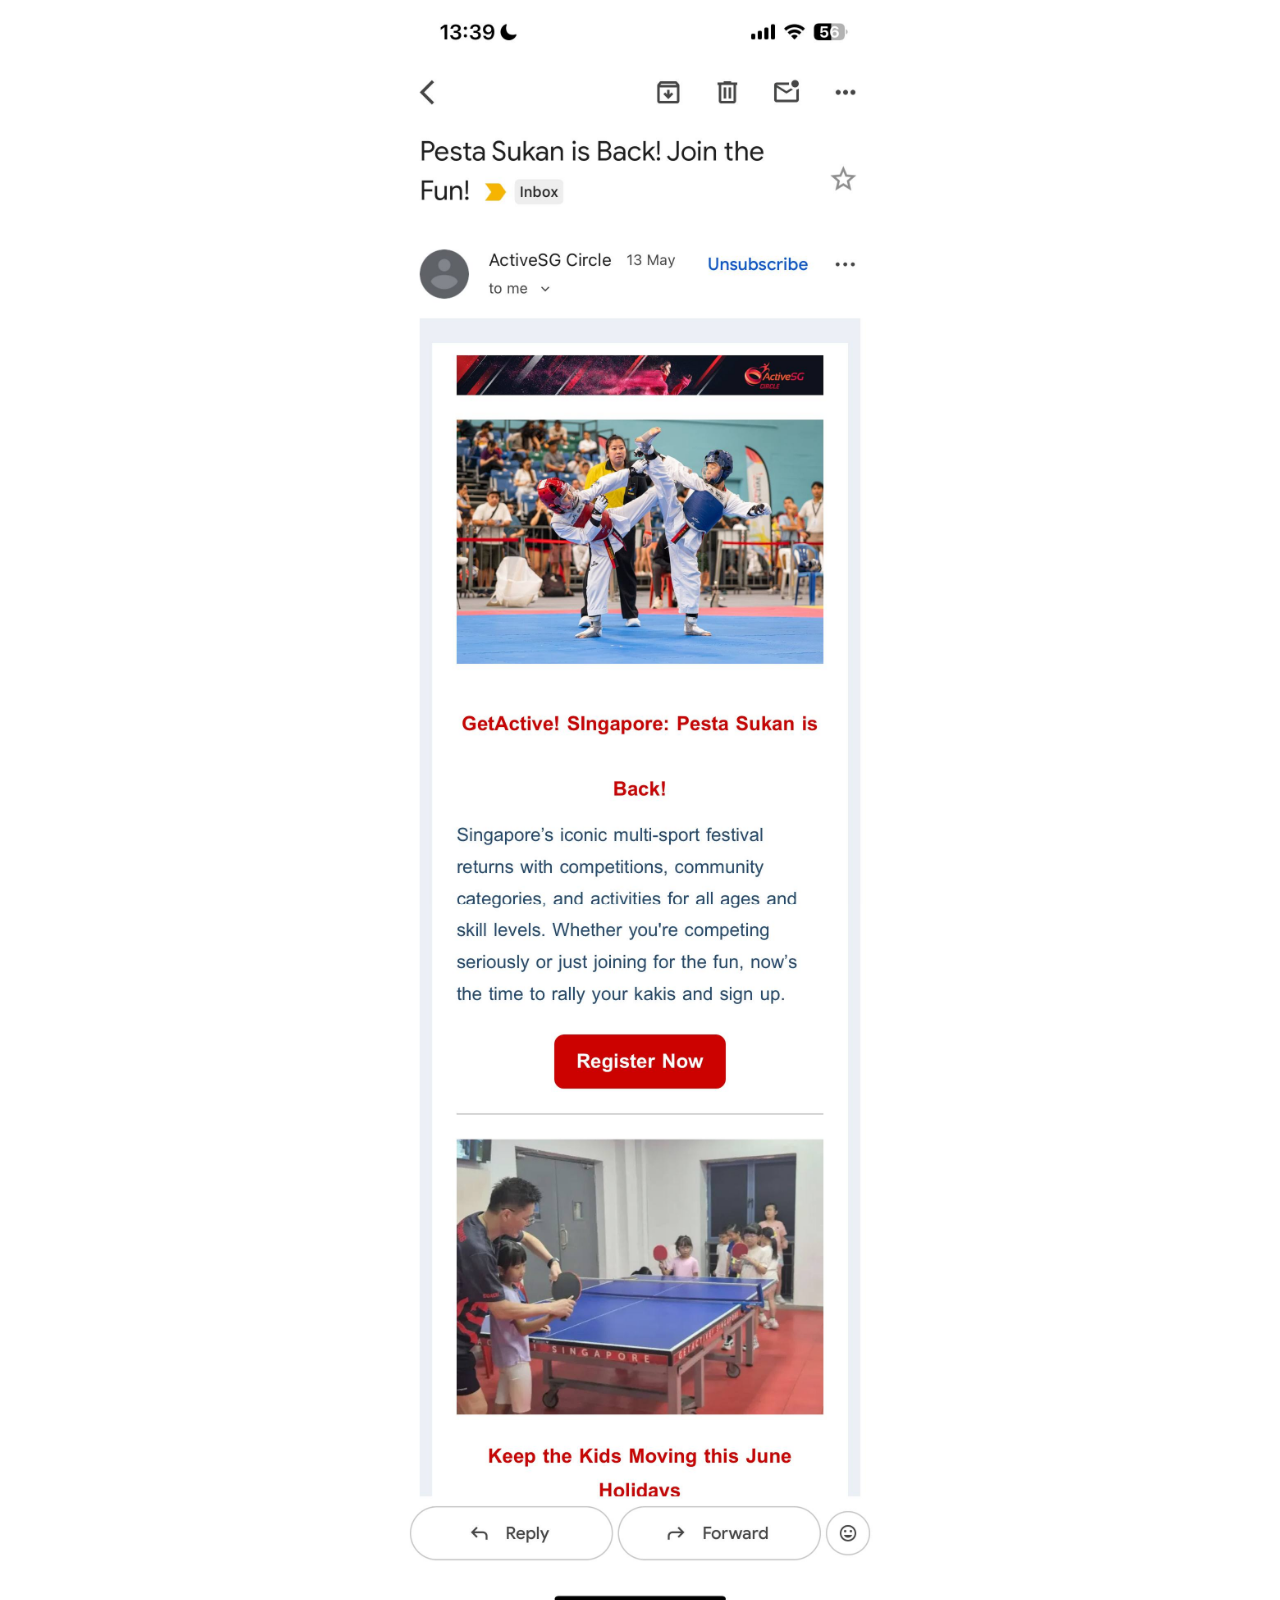
<file: parent-registration.html>
<!DOCTYPE html>
<html lang="en">

<head>
  <meta charset="UTF-8">
  <meta name="viewport" content="width=device-width, initial-scale=1.0">
  <title>Parent Registration – Pesta Sukan 2026</title>
  <link rel="stylesheet" href="shared/styles.css">
</head>

<body>
  <div class="app">

    <!-- ========== SCREEN -2: EMAIL ========== -->
    <div class="screen active" id="email-intro" style="padding:0">
      <img src="shared/MobilePSEmail01.png" style="width:100%;display:block">
      <div style="position:relative">
        <img src="shared/MobilePSEmail02.png" style="width:100%;display:block;margin-top:-1px">
        <div onclick="PS.goTo('page-intro')"
          style="position:absolute;top:18%;height:9%;left:31%;width:38%;cursor:pointer;z-index:10"></div>
      </div>
    </div>

    <!-- ========== SCREEN -1: PAGE/WEBSITE ========== -->
    <div class="screen" id="page-intro" style="padding:0">
      <img src="shared/MobilePSPage01.png" style="width:100%;display:block">
      <div style="position:relative">
        <img src="shared/MobilePSPage02.png" style="width:100%;display:block;margin-top:-1px">
        <div onclick="PS.goTo('sports-list')"
          style="position:absolute;top:40%;height:28%;left:0;right:0;cursor:pointer;z-index:10"></div>
      </div>
      <img src="shared/MobilePSPage03.png" style="width:100%;display:block;margin-top:-1px">
    </div>

    <!-- ========== SCREEN 0A: SPORTS LIST ========== -->
    <div class="screen" id="sports-list" style="padding-bottom:0">
      <div style="position:relative;width:100%">
        <img src="shared/Pesta01.png" style="width:100%;display:block">
        <img src="shared/Pesta02.png" style="width:100%;display:block;margin-top:-1px">
        <img src="shared/Pesta03.png" style="width:100%;display:block;margin-top:-1px">
        <img src="shared/Pesta04.png" style="width:100%;display:block;margin-top:-1px">
        <img src="shared/Pesta05.png" style="width:100%;display:block;margin-top:-1px">
        <div style="position:relative">
          <img src="shared/Pesta06.png" style="width:100%;display:block;margin-top:-1px">
          <div onclick="PS.goTo('sport-pickleball')"
            style="position:absolute;left:0;right:0;top:50%;height:23%;cursor:pointer;z-index:10"></div>
        </div>
        <img src="shared/Pesta07.png" style="width:100%;display:block;margin-top:-1px">
      </div>
    </div>

    <!-- ========== SCREEN 0B: PICKLEBALL SPORT PAGE ========== -->
    <div class="screen" id="sport-pickleball" style="padding-bottom:0">
      <div style="position:relative">
        <img src="shared/Pickleball 01.png" style="width:100%;display:block">
        <div style="position:relative">
          <img src="shared/Pickleball 02.png" style="width:100%;display:block;margin-top:-1px">
          <div onclick="PS.goTo('pickleball-categories')"
            style="position:absolute;left:5%;right:5%;cursor:pointer;border-radius:8px;top:23%;height:6%"></div>
        </div>
      </div>
    </div>

    <!-- ========== SCREEN 0C: PICKLEBALL CATEGORIES LIST ========== -->
    <div class="screen" id="pickleball-categories" style="padding-bottom:80px">
      <div class="gov-masthead">
        <div class="gov-masthead__icon"></div>
        <span>A Singapore Government Agency Website</span>
        <a class="gov-masthead__link" href="#">How to identify &#8744;</a>
      </div>

      <div style="background:var(--color-bg-light);padding:28px 16px 24px;text-align:center">
        <div style="font-size:36px;color:var(--color-text-light);margin-bottom:8px">&#9968;</div>
        <div style="font-size:13px;color:var(--color-text-light);margin-bottom:4px">Pesta Sukan 2026</div>
        <div
          style="font-size:32px;font-weight:800;color:var(--color-text-dark);letter-spacing:1px;text-transform:uppercase">
          PICKLEBALL</div>
      </div>

      <div
        style="padding:12px 16px;font-size:13px;color:var(--color-text-light);display:flex;align-items:center;gap:4px;border-bottom:1px solid var(--color-border-light);overflow-x:auto;white-space:nowrap">
        <span style="cursor:pointer" onclick="PS.goTo('sports-list')">...</span>
        <span>&#8250;</span>
        <span style="cursor:pointer" onclick="PS.goTo('sports-list')">Pesta Sukan</span>
        <span>&#8250;</span>
        <span style="cursor:pointer" onclick="PS.goTo('sports-list')">Sports</span>
        <span>&#8250;</span>
        <span style="font-weight:600;color:var(--color-text-dark)">Pickleball</span>
      </div>

      <div style="padding:16px">
        <div data-filters-btn
          style="border:1px solid var(--color-border);border-radius:var(--radius-md);padding:14px 16px;display:flex;align-items:center;justify-content:center;gap:8px;font-size:16px;font-weight:500;color:var(--color-text-dark);cursor:pointer">
          <svg width="18" height="14" viewBox="0 0 18 14" fill="none">
            <path d="M0 1h18M3 7h12M6 13h6" stroke="currentColor" stroke-width="1.5" stroke-linecap="round" />
          </svg>
          Filters
        </div>
      </div>

      <div id="pickleball-event-list" style="padding:0 16px;display:flex;flex-direction:column;gap:12px">
        <div
          style="border:1px solid var(--color-border-light);border-radius:var(--radius-lg);padding:20px;background:#fff">
          <div style="font-size:18px;font-weight:700;color:var(--color-text-dark);margin-bottom:12px">Corporate Event
          </div>
          <div
            style="display:flex;align-items:center;gap:8px;font-size:14px;color:var(--color-text-medium);margin-bottom:6px">
            <span>&#128197;</span>11 July – 2 August 2026
          </div>
          <div
            style="display:flex;align-items:center;gap:8px;font-size:14px;color:var(--color-text-medium);margin-bottom:12px">
            <span>&#128205;</span>Bukit Canberra Sport Hall
          </div>
          <div style="font-size:16px;color:var(--color-text-dark)"><strong>$120.00</strong> <span
              style="color:var(--color-text-light)">per team</span></div>
        </div>
        <div
          style="border:1px solid var(--color-border-light);border-radius:var(--radius-lg);padding:20px;background:#fff">
          <div style="font-size:18px;font-weight:700;color:var(--color-text-dark);margin-bottom:12px">Boys' Youth U14
            Singles</div>
          <div
            style="display:flex;align-items:center;gap:8px;font-size:14px;color:var(--color-text-medium);margin-bottom:6px">
            <span>&#128197;</span>11 July – 2 August 2026
          </div>
          <div
            style="display:flex;align-items:center;gap:8px;font-size:14px;color:var(--color-text-medium);margin-bottom:12px">
            <span>&#128205;</span>Bukit Canberra Sport Hall
          </div>
          <div style="font-size:16px;color:var(--color-text-dark)"><strong>$10.00</strong> <span
              style="color:var(--color-text-light)">per person</span></div>
        </div>
        <div
          style="border:1px solid var(--color-border-light);border-radius:var(--radius-lg);padding:20px;background:#fff">
          <div style="font-size:18px;font-weight:700;color:var(--color-text-dark);margin-bottom:12px">Boys' Youth U18
            Singles</div>
          <div
            style="display:flex;align-items:center;gap:8px;font-size:14px;color:var(--color-text-medium);margin-bottom:6px">
            <span>&#128197;</span>11 July – 2 August 2026
          </div>
          <div
            style="display:flex;align-items:center;gap:8px;font-size:14px;color:var(--color-text-medium);margin-bottom:12px">
            <span>&#128205;</span>Bukit Canberra Sport Hall
          </div>
          <div style="font-size:16px;color:var(--color-text-dark)"><strong>$10.00</strong> <span
              style="color:var(--color-text-light)">per person</span></div>
        </div>
        <div
          style="border:1px solid var(--color-border-light);border-radius:var(--radius-lg);padding:20px;background:#fff">
          <div style="font-size:18px;font-weight:700;color:var(--color-text-dark);margin-bottom:12px">Boys' Youth U18
            Doubles</div>
          <div
            style="display:flex;align-items:center;gap:8px;font-size:14px;color:var(--color-text-medium);margin-bottom:6px">
            <span>&#128197;</span>11 July – 2 August 2026
          </div>
          <div
            style="display:flex;align-items:center;gap:8px;font-size:14px;color:var(--color-text-medium);margin-bottom:12px">
            <span>&#128205;</span>Bukit Canberra Sport Hall
          </div>
          <div style="font-size:16px;color:var(--color-text-dark)"><strong>$20.00</strong> <span
              style="color:var(--color-text-light)">per team</span></div>
        </div>

        <!-- Girls' Youth U14 Singles — CLICKABLE, goes to event-page -->
        <div onclick="PS.goTo('event-page')"
          style="border:1px solid var(--color-border-light);border-radius:var(--radius-lg);padding:20px;background:#fff;cursor:pointer">
          <div style="font-size:18px;font-weight:700;color:var(--color-text-dark);margin-bottom:12px">Girls' Youth U14
            Singles</div>
          <div
            style="display:flex;align-items:center;gap:8px;font-size:14px;color:var(--color-text-medium);margin-bottom:6px">
            <span>&#128197;</span>11 July – 2 August 2026
          </div>
          <div
            style="display:flex;align-items:center;gap:8px;font-size:14px;color:var(--color-text-medium);margin-bottom:12px">
            <span>&#128205;</span>Bukit Canberra Sport Hall
          </div>
          <div style="font-size:16px;color:var(--color-text-dark)"><strong>$10.00</strong> <span
              style="color:var(--color-text-light)">per person</span></div>
        </div>

        <div
          style="border:1px solid var(--color-border-light);border-radius:var(--radius-lg);padding:20px;background:#fff">
          <div style="font-size:18px;font-weight:700;color:var(--color-text-dark);margin-bottom:12px">Girls' Youth U18
            Singles</div>
          <div
            style="display:flex;align-items:center;gap:8px;font-size:14px;color:var(--color-text-medium);margin-bottom:6px">
            <span>&#128197;</span>11 July – 2 August 2026
          </div>
          <div
            style="display:flex;align-items:center;gap:8px;font-size:14px;color:var(--color-text-medium);margin-bottom:12px">
            <span>&#128205;</span>Bukit Canberra Sport Hall
          </div>
          <div style="font-size:16px;color:var(--color-text-dark)"><strong>$10.00</strong> <span
              style="color:var(--color-text-light)">per person</span></div>
        </div>
        <div
          style="border:1px solid var(--color-border-light);border-radius:var(--radius-lg);padding:20px;background:#fff">
          <div style="font-size:18px;font-weight:700;color:var(--color-text-dark);margin-bottom:12px">Girls' Youth U18
            Doubles</div>
          <div
            style="display:flex;align-items:center;gap:8px;font-size:14px;color:var(--color-text-medium);margin-bottom:6px">
            <span>&#128197;</span>11 July – 2 August 2026
          </div>
          <div
            style="display:flex;align-items:center;gap:8px;font-size:14px;color:var(--color-text-medium);margin-bottom:12px">
            <span>&#128205;</span>Bukit Canberra Sport Hall
          </div>
          <div style="font-size:16px;color:var(--color-text-dark)"><strong>$20.00</strong> <span
              style="color:var(--color-text-light)">per team</span></div>
        </div>
        <div
          style="border:1px solid var(--color-border-light);border-radius:var(--radius-lg);padding:20px;background:#fff">
          <div style="font-size:18px;font-weight:700;color:var(--color-text-dark);margin-bottom:12px">Men's Senior
            Singles</div>
          <div
            style="display:flex;align-items:center;gap:8px;font-size:14px;color:var(--color-text-medium);margin-bottom:6px">
            <span>&#128197;</span>11 July – 2 August 2026
          </div>
          <div
            style="display:flex;align-items:center;gap:8px;font-size:14px;color:var(--color-text-medium);margin-bottom:12px">
            <span>&#128205;</span>Bukit Canberra Sport Hall
          </div>
          <div style="font-size:16px;color:var(--color-text-dark)"><strong>$5.00</strong> <span
              style="color:var(--color-text-light)">per person</span></div>
        </div>
        <div
          style="border:1px solid var(--color-border-light);border-radius:var(--radius-lg);padding:20px;background:#fff">
          <div style="font-size:18px;font-weight:700;color:var(--color-text-dark);margin-bottom:12px">Men's Senior
            Doubles</div>
          <div
            style="display:flex;align-items:center;gap:8px;font-size:14px;color:var(--color-text-medium);margin-bottom:6px">
            <span>&#128197;</span>11 July – 2 August 2026
          </div>
          <div
            style="display:flex;align-items:center;gap:8px;font-size:14px;color:var(--color-text-medium);margin-bottom:12px">
            <span>&#128205;</span>Bukit Canberra Sport Hall
          </div>
          <div style="font-size:16px;color:var(--color-text-dark)"><strong>$10.00</strong> <span
              style="color:var(--color-text-light)">per team</span></div>
        </div>
        <div
          style="border:1px solid var(--color-border-light);border-radius:var(--radius-lg);padding:20px;background:#fff">
          <div style="font-size:18px;font-weight:700;color:var(--color-text-dark);margin-bottom:12px">Men's Masters
            Singles</div>
          <div
            style="display:flex;align-items:center;gap:8px;font-size:14px;color:var(--color-text-medium);margin-bottom:6px">
            <span>&#128197;</span>11 July – 2 August 2026
          </div>
          <div
            style="display:flex;align-items:center;gap:8px;font-size:14px;color:var(--color-text-medium);margin-bottom:12px">
            <span>&#128205;</span>Bukit Canberra Sport Hall
          </div>
          <div style="font-size:16px;color:var(--color-text-dark)"><strong>$15.00</strong> <span
              style="color:var(--color-text-light)">per person</span></div>
        </div>
        <div
          style="border:1px solid var(--color-border-light);border-radius:var(--radius-lg);padding:20px;background:#fff">
          <div style="font-size:18px;font-weight:700;color:var(--color-text-dark);margin-bottom:12px">Men's Masters
            Doubles</div>
          <div
            style="display:flex;align-items:center;gap:8px;font-size:14px;color:var(--color-text-medium);margin-bottom:6px">
            <span>&#128197;</span>11 July – 2 August 2026
          </div>
          <div
            style="display:flex;align-items:center;gap:8px;font-size:14px;color:var(--color-text-medium);margin-bottom:12px">
            <span>&#128205;</span>Bukit Canberra Sport Hall
          </div>
          <div style="font-size:16px;color:var(--color-text-dark)"><strong>$30.00</strong> <span
              style="color:var(--color-text-light)">per team</span></div>
        </div>
        <div
          style="border:1px solid var(--color-border-light);border-radius:var(--radius-lg);padding:20px;background:#fff">
          <div style="font-size:18px;font-weight:700;color:var(--color-text-dark);margin-bottom:12px">Men's Merdeka 125+
            Doubles</div>
          <div
            style="display:flex;align-items:center;gap:8px;font-size:14px;color:var(--color-text-medium);margin-bottom:6px">
            <span>&#128197;</span>11 July – 2 August 2026
          </div>
          <div
            style="display:flex;align-items:center;gap:8px;font-size:14px;color:var(--color-text-medium);margin-bottom:12px">
            <span>&#128205;</span>Bukit Canberra Sport Hall
          </div>
          <div style="font-size:16px;color:var(--color-text-dark)"><strong>$10.00</strong> <span
              style="color:var(--color-text-light)">per team</span></div>
        </div>
        <div
          style="border:1px solid var(--color-border-light);border-radius:var(--radius-lg);padding:20px;background:#fff">
          <div style="font-size:18px;font-weight:700;color:var(--color-text-dark);margin-bottom:12px">Men's Open Singles
          </div>
          <div
            style="display:flex;align-items:center;gap:8px;font-size:14px;color:var(--color-text-medium);margin-bottom:6px">
            <span>&#128197;</span>11 July – 2 August 2026
          </div>
          <div
            style="display:flex;align-items:center;gap:8px;font-size:14px;color:var(--color-text-medium);margin-bottom:12px">
            <span>&#128205;</span>Bukit Canberra Sport Hall
          </div>
          <div style="font-size:16px;color:var(--color-text-dark)"><strong>$15.00</strong> <span
              style="color:var(--color-text-light)">per person</span></div>
        </div>
        <div
          style="border:1px solid var(--color-border-light);border-radius:var(--radius-lg);padding:20px;background:#fff">
          <div style="font-size:18px;font-weight:700;color:var(--color-text-dark);margin-bottom:12px">Men's Open Doubles
          </div>
          <div
            style="display:flex;align-items:center;gap:8px;font-size:14px;color:var(--color-text-medium);margin-bottom:6px">
            <span>&#128197;</span>11 July – 2 August 2026
          </div>
          <div
            style="display:flex;align-items:center;gap:8px;font-size:14px;color:var(--color-text-medium);margin-bottom:12px">
            <span>&#128205;</span>Bukit Canberra Sport Hall
          </div>
          <div style="font-size:16px;color:var(--color-text-dark)"><strong>$30.00</strong> <span
              style="color:var(--color-text-light)">per team</span></div>
        </div>
        <div
          style="border:1px solid var(--color-border-light);border-radius:var(--radius-lg);padding:20px;background:#fff">
          <div style="font-size:18px;font-weight:700;color:var(--color-text-dark);margin-bottom:12px">Men's Open Split
            U18 Doubles</div>
          <div
            style="display:flex;align-items:center;gap:8px;font-size:14px;color:var(--color-text-medium);margin-bottom:6px">
            <span>&#128197;</span>11 July – 2 August 2026
          </div>
          <div
            style="display:flex;align-items:center;gap:8px;font-size:14px;color:var(--color-text-medium);margin-bottom:12px">
            <span>&#128205;</span>Bukit Canberra Sport Hall
          </div>
          <div style="font-size:16px;color:var(--color-text-dark)"><strong>$30.00</strong> <span
              style="color:var(--color-text-light)">per team</span></div>
        </div>
        <div
          style="border:1px solid var(--color-border-light);border-radius:var(--radius-lg);padding:20px;background:#fff">
          <div style="font-size:18px;font-weight:700;color:var(--color-text-dark);margin-bottom:12px">Women's Senior
            Doubles</div>
          <div
            style="display:flex;align-items:center;gap:8px;font-size:14px;color:var(--color-text-medium);margin-bottom:6px">
            <span>&#128197;</span>11 July – 2 August 2026
          </div>
          <div
            style="display:flex;align-items:center;gap:8px;font-size:14px;color:var(--color-text-medium);margin-bottom:12px">
            <span>&#128205;</span>Bukit Canberra Sport Hall
          </div>
          <div style="font-size:16px;color:var(--color-text-dark)"><strong>$10.00</strong> <span
              style="color:var(--color-text-light)">per team</span></div>
        </div>
        <div
          style="border:1px solid var(--color-border-light);border-radius:var(--radius-lg);padding:20px;background:#fff">
          <div style="font-size:18px;font-weight:700;color:var(--color-text-dark);margin-bottom:12px">Women's Masters
            Singles</div>
          <div
            style="display:flex;align-items:center;gap:8px;font-size:14px;color:var(--color-text-medium);margin-bottom:6px">
            <span>&#128197;</span>11 July – 2 August 2026
          </div>
          <div
            style="display:flex;align-items:center;gap:8px;font-size:14px;color:var(--color-text-medium);margin-bottom:12px">
            <span>&#128205;</span>Bukit Canberra Sport Hall
          </div>
          <div style="font-size:16px;color:var(--color-text-dark)"><strong>$15.00</strong> <span
              style="color:var(--color-text-light)">per person</span></div>
        </div>
        <div
          style="border:1px solid var(--color-border-light);border-radius:var(--radius-lg);padding:20px;background:#fff">
          <div style="font-size:18px;font-weight:700;color:var(--color-text-dark);margin-bottom:12px">Women's Masters
            Doubles</div>
          <div
            style="display:flex;align-items:center;gap:8px;font-size:14px;color:var(--color-text-medium);margin-bottom:6px">
            <span>&#128197;</span>11 July – 2 August 2026
          </div>
          <div
            style="display:flex;align-items:center;gap:8px;font-size:14px;color:var(--color-text-medium);margin-bottom:12px">
            <span>&#128205;</span>Bukit Canberra Sport Hall
          </div>
          <div style="font-size:16px;color:var(--color-text-dark)"><strong>$30.00</strong> <span
              style="color:var(--color-text-light)">per team</span></div>
        </div>
        <div
          style="border:1px solid var(--color-border-light);border-radius:var(--radius-lg);padding:20px;background:#fff">
          <div style="font-size:18px;font-weight:700;color:var(--color-text-dark);margin-bottom:12px">Women's Merdeka
            125+ Doubles</div>
          <div
            style="display:flex;align-items:center;gap:8px;font-size:14px;color:var(--color-text-medium);margin-bottom:6px">
            <span>&#128197;</span>11 July – 2 August 2026
          </div>
          <div
            style="display:flex;align-items:center;gap:8px;font-size:14px;color:var(--color-text-medium);margin-bottom:12px">
            <span>&#128205;</span>Bukit Canberra Sport Hall
          </div>
          <div style="font-size:16px;color:var(--color-text-dark)"><strong>$10.00</strong> <span
              style="color:var(--color-text-light)">per team</span></div>
        </div>
        <div
          style="border:1px solid var(--color-border-light);border-radius:var(--radius-lg);padding:20px;background:#fff">
          <div style="font-size:18px;font-weight:700;color:var(--color-text-dark);margin-bottom:12px">Women's Open
            Singles</div>
          <div
            style="display:flex;align-items:center;gap:8px;font-size:14px;color:var(--color-text-medium);margin-bottom:6px">
            <span>&#128197;</span>11 July – 2 August 2026
          </div>
          <div
            style="display:flex;align-items:center;gap:8px;font-size:14px;color:var(--color-text-medium);margin-bottom:12px">
            <span>&#128205;</span>Bukit Canberra Sport Hall
          </div>
          <div style="font-size:16px;color:var(--color-text-dark)"><strong>$15.00</strong> <span
              style="color:var(--color-text-light)">per person</span></div>
        </div>
        <div
          style="border:1px solid var(--color-border-light);border-radius:var(--radius-lg);padding:20px;background:#fff">
          <div style="font-size:18px;font-weight:700;color:var(--color-text-dark);margin-bottom:12px">Women's Open
            Doubles</div>
          <div
            style="display:flex;align-items:center;gap:8px;font-size:14px;color:var(--color-text-medium);margin-bottom:6px">
            <span>&#128197;</span>11 July – 2 August 2026
          </div>
          <div
            style="display:flex;align-items:center;gap:8px;font-size:14px;color:var(--color-text-medium);margin-bottom:12px">
            <span>&#128205;</span>Bukit Canberra Sport Hall
          </div>
          <div style="font-size:16px;color:var(--color-text-dark)"><strong>$30.00</strong> <span
              style="color:var(--color-text-light)">per team</span></div>
        </div>
        <div
          style="border:1px solid var(--color-border-light);border-radius:var(--radius-lg);padding:20px;background:#fff">
          <div style="font-size:18px;font-weight:700;color:var(--color-text-dark);margin-bottom:12px">Women's Open Split
            U18 Doubles</div>
          <div
            style="display:flex;align-items:center;gap:8px;font-size:14px;color:var(--color-text-medium);margin-bottom:6px">
            <span>&#128197;</span>11 July – 2 August 2026
          </div>
          <div
            style="display:flex;align-items:center;gap:8px;font-size:14px;color:var(--color-text-medium);margin-bottom:12px">
            <span>&#128205;</span>Bukit Canberra Sport Hall
          </div>
          <div style="font-size:16px;color:var(--color-text-dark)"><strong>$30.00</strong> <span
              style="color:var(--color-text-light)">per team</span></div>
        </div>
        <div
          style="border:1px solid var(--color-border-light);border-radius:var(--radius-lg);padding:20px;background:#fff">
          <div style="font-size:18px;font-weight:700;color:var(--color-text-dark);margin-bottom:12px">Mixed Youth U18
            Doubles</div>
          <div
            style="display:flex;align-items:center;gap:8px;font-size:14px;color:var(--color-text-medium);margin-bottom:6px">
            <span>&#128197;</span>11 July – 2 August 2026
          </div>
          <div
            style="display:flex;align-items:center;gap:8px;font-size:14px;color:var(--color-text-medium);margin-bottom:12px">
            <span>&#128205;</span>Bukit Canberra Sport Hall
          </div>
          <div style="font-size:16px;color:var(--color-text-dark)"><strong>$20.00</strong> <span
              style="color:var(--color-text-light)">per team</span></div>
        </div>
        <div
          style="border:1px solid var(--color-border-light);border-radius:var(--radius-lg);padding:20px;background:#fff">
          <div style="font-size:18px;font-weight:700;color:var(--color-text-dark);margin-bottom:12px">Mixed Senior
            Doubles</div>
          <div
            style="display:flex;align-items:center;gap:8px;font-size:14px;color:var(--color-text-medium);margin-bottom:6px">
            <span>&#128197;</span>11 July – 2 August 2026
          </div>
          <div
            style="display:flex;align-items:center;gap:8px;font-size:14px;color:var(--color-text-medium);margin-bottom:12px">
            <span>&#128205;</span>Bukit Canberra Sport Hall
          </div>
          <div style="font-size:16px;color:var(--color-text-dark)"><strong>$10.00</strong> <span
              style="color:var(--color-text-light)">per team</span></div>
        </div>
        <div
          style="border:1px solid var(--color-border-light);border-radius:var(--radius-lg);padding:20px;background:#fff">
          <div style="font-size:18px;font-weight:700;color:var(--color-text-dark);margin-bottom:12px">Mixed Masters
            Doubles</div>
          <div
            style="display:flex;align-items:center;gap:8px;font-size:14px;color:var(--color-text-medium);margin-bottom:6px">
            <span>&#128197;</span>11 July – 2 August 2026
          </div>
          <div
            style="display:flex;align-items:center;gap:8px;font-size:14px;color:var(--color-text-medium);margin-bottom:12px">
            <span>&#128205;</span>Bukit Canberra Sport Hall
          </div>
          <div style="font-size:16px;color:var(--color-text-dark)"><strong>$30.00</strong> <span
              style="color:var(--color-text-light)">per team</span></div>
        </div>
        <div
          style="border:1px solid var(--color-border-light);border-radius:var(--radius-lg);padding:20px;background:#fff">
          <div style="font-size:18px;font-weight:700;color:var(--color-text-dark);margin-bottom:12px">Mixed Merdeka 125+
            Doubles</div>
          <div
            style="display:flex;align-items:center;gap:8px;font-size:14px;color:var(--color-text-medium);margin-bottom:6px">
            <span>&#128197;</span>11 July – 2 August 2026
          </div>
          <div
            style="display:flex;align-items:center;gap:8px;font-size:14px;color:var(--color-text-medium);margin-bottom:12px">
            <span>&#128205;</span>Bukit Canberra Sport Hall
          </div>
          <div style="font-size:16px;color:var(--color-text-dark)"><strong>$10.00</strong> <span
              style="color:var(--color-text-light)">per team</span></div>
        </div>
        <div
          style="border:1px solid var(--color-border-light);border-radius:var(--radius-lg);padding:20px;background:#fff">
          <div style="font-size:18px;font-weight:700;color:var(--color-text-dark);margin-bottom:12px">Mixed Open Doubles
          </div>
          <div
            style="display:flex;align-items:center;gap:8px;font-size:14px;color:var(--color-text-medium);margin-bottom:6px">
            <span>&#128197;</span>11 July – 2 August 2026
          </div>
          <div
            style="display:flex;align-items:center;gap:8px;font-size:14px;color:var(--color-text-medium);margin-bottom:12px">
            <span>&#128205;</span>Bukit Canberra Sport Hall
          </div>
          <div style="font-size:16px;color:var(--color-text-dark)"><strong>$30.00</strong> <span
              style="color:var(--color-text-light)">per team</span></div>
        </div>
        <div
          style="border:1px solid var(--color-border-light);border-radius:var(--radius-lg);padding:20px;background:#fff">
          <div style="font-size:18px;font-weight:700;color:var(--color-text-dark);margin-bottom:12px">Mixed Open Split
            U14 Doubles</div>
          <div
            style="display:flex;align-items:center;gap:8px;font-size:14px;color:var(--color-text-medium);margin-bottom:6px">
            <span>&#128197;</span>11 July – 2 August 2026
          </div>
          <div
            style="display:flex;align-items:center;gap:8px;font-size:14px;color:var(--color-text-medium);margin-bottom:12px">
            <span>&#128205;</span>Bukit Canberra Sport Hall
          </div>
          <div style="font-size:16px;color:var(--color-text-dark)"><strong>$30.00</strong> <span
              style="color:var(--color-text-light)">per team</span></div>
        </div>
        <div
          style="border:1px solid var(--color-border-light);border-radius:var(--radius-lg);padding:20px;background:#fff">
          <div style="font-size:18px;font-weight:700;color:var(--color-text-dark);margin-bottom:12px">Mixed Open Split
            U18 Doubles</div>
          <div
            style="display:flex;align-items:center;gap:8px;font-size:14px;color:var(--color-text-medium);margin-bottom:6px">
            <span>&#128197;</span>11 July – 2 August 2026
          </div>
          <div
            style="display:flex;align-items:center;gap:8px;font-size:14px;color:var(--color-text-medium);margin-bottom:12px">
            <span>&#128205;</span>Bukit Canberra Sport Hall
          </div>
          <div style="font-size:16px;color:var(--color-text-dark)"><strong>$30.00</strong> <span
              style="color:var(--color-text-light)">per team</span></div>
        </div>
        <div
          style="border:1px solid var(--color-border-light);border-radius:var(--radius-lg);padding:20px;background:#fff;margin-bottom:4px">
          <div style="font-size:18px;font-weight:700;color:var(--color-text-dark);margin-bottom:12px">Team Challenge
          </div>
          <div
            style="display:flex;align-items:center;gap:8px;font-size:14px;color:var(--color-text-medium);margin-bottom:6px">
            <span>&#128197;</span>11 July – 2 August 2026
          </div>
          <div
            style="display:flex;align-items:center;gap:8px;font-size:14px;color:var(--color-text-medium);margin-bottom:12px">
            <span>&#128205;</span>Bukit Canberra Sport Hall
          </div>
          <div style="font-size:16px;color:var(--color-text-dark)"><strong>$135.00</strong> <span
              style="color:var(--color-text-light)">per team</span></div>
        </div>
      </div>

      <div class="tab-bar">
        <div class="tab-bar__item active">
          <div class="tab-bar__icon">&#128269;</div><span>Explore</span>
        </div>
        <div class="tab-bar__item">
          <div class="tab-bar__icon">&#127941;</div><span>Your games</span>
        </div>
        <div class="tab-bar__item">
          <div class="tab-bar__icon">&#128100;</div><span>Profile</span>
        </div>
      </div>
    </div>

    <!-- ========== SCREEN 1: EVENT DETAILS PAGE ========== -->
    <div class="screen" id="event-page">
      <div class="gov-masthead">
        <div class="gov-masthead__icon"></div>
        <span>A Singapore Government Agency Website</span>
        <a class="gov-masthead__link" href="#">How to identify</a>
      </div>

      <div style="background:linear-gradient(180deg, #999 0%, #888 40%, #666 100%);padding:0 0 24px;position:relative">
        <div style="display:flex;align-items:center;padding:12px 16px;position:relative">
          <button class="comp-header__back" data-back style="position:static;color:#fff">&#8592;</button>
          <span
            style="font-size:16px;color:rgba(255,255,255,0.7);position:absolute;left:50%;transform:translateX(-50%)">Pesta
            Sukan 2026</span>
        </div>

        <div style="padding:120px 16px 0">
          <div style="font-size:14px;font-weight:600;text-transform:uppercase;letter-spacing:0.5px;color:#fff">
            PICKLEBALL</div>
          <div style="font-size:28px;font-weight:700;color:#fff;margin-top:4px;line-height:1.2">Girls' Youth U14 Singles
          </div>
          <div style="margin-top:14px;display:flex;flex-direction:column;gap:8px">
            <div style="display:flex;align-items:center;gap:8px;color:rgba(255,255,255,0.8)">
              <span>&#128197;</span>
              <div>
                <div style="font-size:12px;opacity:0.7">Tournament dates</div>
                <div style="font-size:14px;color:#fff">11 July – 2 August 2026</div>
              </div>
            </div>
            <div style="display:flex;align-items:center;gap:8px;color:rgba(255,255,255,0.8)">
              <span>&#128205;</span>
              <div>
                <div style="font-size:12px;opacity:0.7">Venue</div>
                <div style="font-size:14px;color:#fff">Bukit Canberra Sport Hall</div>
              </div>
            </div>
          </div>
        </div>
      </div>

      <div class="eligibility-section">
        <h2 class="eligibility-section__title">Eligibility</h2>
        <div class="eligibility-section__subtitle">Each participant must be:</div>
        <ul class="eligibility-list">
          <li class="eligibility-item">
            <span class="eligibility-item__icon">&#10003;</span>
            <span>Female</span>
          </li>
          <li class="eligibility-item">
            <span class="eligibility-item__icon">&#10003;</span>
            <span>10 to 14 years old this year</span>
          </li>
          <li class="eligibility-item">
            <span class="eligibility-item__icon">&#10003;</span>
            <span>A Singapore citizen, permanent resident or foreigner with valid pass</span>
          </li>
        </ul>
      </div>

      <div class="timeline">
        <h2 class="timeline__title">Next steps</h2>
        <div class="timeline-step">
          <div class="timeline-step__indicator">
            <div class="timeline-step__dot timeline-step__dot--filled"></div>
            <div class="timeline-step__line"></div>
          </div>
          <div class="timeline-step__content">
            <div class="timeline-step__name">Register and pay</div>
            <div class="timeline-step__pills"><span class="pill">By 23 May 2026</span></div>
            <div class="timeline-step__desc">You may register on behalf of your child/student.<br><br>If participant is
              under 18, their parent/guardian must acknowledge the indemnity form on their behalf.</div>
          </div>
        </div>
        <div class="timeline-step">
          <div class="timeline-step__indicator">
            <div class="timeline-step__dot"></div>
          </div>
          <div class="timeline-step__content">
            <div class="timeline-step__name">Play!</div>
            <div class="timeline-step__desc">Schedule will be released around 2 weeks before the event begins.</div>
          </div>
        </div>
      </div>

      <div class="rules-section">
        <h2 class="rules-section__title">Rules & regulations</h2>
        <div class="rules-card">
          <div>
            <div class="rules-card__name">View Pickleball Rules and Regulations</div>
            <div class="rules-card__date">PDF updated 9 Apr 2026, 4:27 pm</div>
          </div>
          <span class="rules-card__arrow">&#8594;</span>
        </div>
      </div>

      <div style="height: 120px"></div>

      <div class="event-footer">
        <div class="event-footer__inner">
          <div class="event-footer__pricing">
            <div>
              <span class="event-footer__price">$10.00</span>
              <span class="event-footer__price-unit"> per person</span>
              <div class="event-footer__deadline">Register by 23 May 2026</div>
            </div>
            <span class="event-footer__spots">13 spots left</span>
          </div>
          <button class="btn btn--primary" data-goto="singpass-screen">Log in with Singpass to register</button>
        </div>
      </div>
    </div>

    <!-- ========== SCREEN 2: SINGPASS ========== -->
    <div class="screen" id="singpass-screen" style="padding:0;cursor:pointer" onclick="PS.goTo('choose-role')">
      <img src="shared/SingpassMobile.png" style="width:100%;display:block">
    </div>

    <!-- ========== SCREEN 3: CHOOSE ROLE ========== -->
    <div class="screen" id="choose-role">
      <div class="comp-header">
        <button class="comp-header__back" data-back>&#8592;</button>
        <span class="comp-header__title">Pesta Sukan 2026</span>
        <button class="comp-header__close" data-goto="event-page">&#10005;</button>
      </div>

      <div class="progress-indicator">
        <div class="progress-bar">
          <div class="progress-bar__segment active"></div>
          <div class="progress-bar__segment"></div>
          <div class="progress-bar__segment"></div>
          <div class="progress-bar__segment"></div>
        </div>
        <div class="progress-info">
          <div class="progress-info__step">Step 1 of 4</div>
          <div class="progress-info__label">Choose role</div>
        </div>
      </div>

      <h1 class="page-title">Are you registering for yourself?</h1>

      <div class="px-16">
        <div class="radio-group" id="role-radio">
          <div class="radio-option" data-value="self"
            style="background:var(--color-bg-light);border-color:var(--color-border-light);pointer-events:none;opacity:0.7">
            <div class="radio-circle"></div>
            <div class="radio-label" style="color:var(--color-text-light)">Yes, I am participating in this event.</div>
          </div>
          <div class="radio-option selected" data-value="child">
            <div class="radio-circle"></div>
            <div class="radio-label">No, I am registering for my child or student.</div>
          </div>
        </div>
      </div>

      <div style="height: 100px"></div>

      <div class="sticky-footer">
        <div class="sticky-footer__inner">
          <div class="sticky-footer__timer" id="timer-role">Holding your slot for 15:00 mins</div>
          <button class="btn btn--primary"
            onclick="PS.goTo('athlete-details'); PS.startTimer('timer-form', 10);">Continue</button>
        </div>
      </div>
    </div>

    <!-- ========== SCREEN 4: ATHLETE + PARENT DETAILS FORM ========== -->
    <div class="screen" id="athlete-details">
      <div class="comp-header">
        <button class="comp-header__back" data-back>&#8592;</button>
        <span class="comp-header__title">Pesta Sukan 2026</span>
        <button class="comp-header__close" data-goto="event-page">&#10005;</button>
      </div>

      <div class="progress-indicator">
        <div class="progress-bar">
          <div class="progress-bar__segment active"></div>
          <div class="progress-bar__segment active"></div>
          <div class="progress-bar__segment"></div>
          <div class="progress-bar__segment"></div>
        </div>
        <div class="progress-info">
          <div class="progress-info__step">Step 2 of 4</div>
          <div class="progress-info__label">Athlete details</div>
        </div>
      </div>

      <h1 class="page-title">Register individual</h1>

      <div class="event-summary">
        <div class="event-summary__sport">PICKLEBALL</div>
        <div class="event-summary__name">Girls' Youth U14 Singles</div>
        <div class="event-summary__details">
          <div class="event-summary__detail">
            <span class="event-summary__detail-icon">&#128197;</span>
            <span>11 July – 2 August 2026</span>
          </div>
          <div class="event-summary__detail">
            <span class="event-summary__detail-icon">&#128205;</span>
            <span>Bukit Canberra Sport Hall</span>
          </div>
        </div>
        <div class="event-summary__price">$10.00 per person</div>
      </div>

      <!-- Athlete details section (BLANK — parent fills in child's info) -->
      <div class="section-box">
        <div class="section-box__header">
          <h2 class="section-box__title">Athlete details</h2>
          <span class="section-box__chevron">&#9650;</span>
        </div>
        <div class="section-box__content">
          <div class="form-group" data-required>
            <label class="form-label">Name of athlete</label>
            <div class="form-input-wrapper">
              <input type="text" class="form-input" placeholder="" data-field="athlete-name">
              <button class="form-clear">&#10005;</button>
            </div>
            <div class="form-error">This field is required</div>
          </div>

          <div class="form-group" data-required>
            <label class="form-label">NRIC or FIN</label>
            <div class="form-helper">Ensure this is correct as you cannot edit this after registration</div>
            <div class="form-input-wrapper">
              <input type="text" class="form-input" placeholder="" data-field="athlete-nric">
              <button class="form-clear">&#10005;</button>
            </div>
            <div class="form-error">This field is required</div>
          </div>

          <div class="form-group" data-required>
            <label class="form-label">Citizenship / Residency status</label>
            <select class="form-select" data-field="athlete-citizenship">
              <option value="" selected>Select</option>
              <option value="Singapore Citizen">Singapore Citizen</option>
              <option value="Permanent Resident">Permanent Resident</option>
              <option value="Foreigner residing in Singapore with valid pass">Foreigner residing in Singapore with valid
                pass</option>
            </select>
            <div class="form-error">This field is required</div>
          </div>

          <div class="form-group" data-required>
            <label class="form-label">Date of birth</label>
            <div class="form-helper">Participants must be at least 13 years old this year (born in or before 2013).
            </div>
            <div class="dob-field date-input-group" data-field="athlete-dob">
              <input class="dob-field__seg dob-field__seg--dd form-input" type="text" inputmode="numeric" maxlength="2"
                placeholder="DD">
              <span class="dob-field__sep">/</span>
              <input class="dob-field__seg dob-field__seg--mm form-input" type="text" inputmode="numeric" maxlength="2"
                placeholder="MM">
              <span class="dob-field__sep">/</span>
              <input class="dob-field__seg dob-field__seg--yyyy form-input" type="text" inputmode="numeric"
                maxlength="4" placeholder="YYYY">
            </div>
            <div class="form-error">This field is required</div>
          </div>

          <div class="form-group">
            <label class="form-label">Gender</label>
            <div class="form-readonly" style="font-size:16px">Female</div>
            <input type="hidden" data-field="athlete-gender" value="Female">
          </div>

          <div class="form-group" data-required>
            <label class="form-label">Mobile number</label>
            <div class="form-input-wrapper">
              <input type="tel" class="form-input" placeholder="" data-field="athlete-mobile">
              <button class="form-clear">&#10005;</button>
            </div>
            <div class="form-error">This field is required</div>
          </div>

          <div class="form-group" data-required>
            <label class="form-label">Email address</label>
            <div class="form-input-wrapper">
              <input type="email" class="form-input" placeholder="" data-field="athlete-email">
              <button class="form-clear">&#10005;</button>
            </div>
            <div class="form-error">This field is required</div>
          </div>
        </div>
      </div>

      <!-- Your (parent) details section — pre-filled from Singpass -->
      <div class="section-box">
        <div class="section-box__header">
          <h2 class="section-box__title">Your details</h2>
          <span class="section-box__chevron">&#9650;</span>
        </div>
        <div class="section-box__content">
          <div class="alert-box">
            <div class="alert-box__icon">i</div>
            <div class="alert-box__text">Your details have been pre-filled from Myinfo.</div>
          </div>

          <div class="form-group">
            <label class="form-label">Are you the athlete's parent?</label>
            <div id="parent-toggle" style="display:flex;flex-direction:column;gap:8px;margin-top:8px">
              <div class="parent-yn-option" data-yn="yes"
                style="display:flex;align-items:center;gap:10px;padding:14px 16px;border:1px solid var(--color-border-light);border-radius:var(--radius-lg);cursor:pointer">
                <span style="font-size:16px;color:var(--color-text-light)">&#10003;</span>
                <span style="font-size:16px;color:var(--color-text-dark)">Yes</span>
              </div>
              <div class="parent-yn-option" data-yn="no"
                style="display:flex;align-items:center;gap:10px;padding:14px 16px;border:1px solid var(--color-border-light);border-radius:var(--radius-lg);cursor:pointer">
                <span style="font-size:16px;color:var(--color-text-light)">&#10005;</span>
                <span style="font-size:16px;color:var(--color-text-dark)">No</span>
              </div>
            </div>
          </div>

          <div class="form-group">
            <label class="form-label">Your name</label>
            <div class="form-readonly" style="font-size:16px">Mabel Chan Poh Long</div>
            <input type="hidden" data-field="parent-name" value="Mabel Chan Poh Long">
          </div>

          <div class="form-group" data-required>
            <label class="form-label">Mobile number</label>
            <div class="form-input-wrapper">
              <input type="tel" class="form-input" value="99327476" data-field="parent-mobile">
              <button class="form-clear">&#10005;</button>
            </div>
            <div class="form-error">This field is required</div>
          </div>

          <div class="form-group" data-required>
            <label class="form-label">Email address</label>
            <div class="form-input-wrapper">
              <input type="email" class="form-input" value="mabel@email.com" data-field="parent-email">
              <button class="form-clear">&#10005;</button>
            </div>
            <div class="form-error">This field is required</div>
          </div>

          <div id="use-parent-emergency-wrap" style="display:none">
            <div class="checkbox-group" id="use-parent-emergency"
              style="background:var(--color-bg-light);padding:16px;border-radius:var(--radius-md);margin-top:8px">
              <div class="checkbox-input"></div>
              <div class="checkbox-label">Use my contact in case of emergencies</div>
            </div>
          </div>
        </div>
      </div>

      <!-- Emergency contact section -->
      <div class="section-box" id="emergency-section" style="display:none">
        <div class="section-box__header">
          <h2 class="section-box__title">Emergency contact</h2>
          <span class="section-box__chevron">&#9650;</span>
        </div>
        <div class="section-box__content">
          <div class="form-group" data-required>
            <label class="form-label">Name of emergency contact</label>
            <div class="form-input-wrapper">
              <input type="text" class="form-input" placeholder="" data-field="emergency-name">
              <button class="form-clear">&#10005;</button>
            </div>
            <div class="form-error">This field is required</div>
          </div>

          <div class="form-group" data-required>
            <label class="form-label">Relationship</label>
            <select class="form-select" data-field="emergency-relationship">
              <option value="" selected>Select</option>
              <option value="Parent">Parent</option>
              <option value="Spouse">Spouse</option>
              <option value="Sibling">Sibling</option>
              <option value="Friend">Friend</option>
              <option value="Other">Other</option>
            </select>
            <div class="form-error">This field is required</div>
          </div>

          <div class="form-group" data-required>
            <label class="form-label">Mobile number</label>
            <div class="form-input-wrapper">
              <input type="tel" class="form-input" placeholder="" data-field="emergency-mobile">
              <button class="form-clear">&#10005;</button>
            </div>
            <div class="form-error">This field is required</div>
          </div>

          <div class="form-group">
            <label class="form-label">Email address (optional)</label>
            <div class="form-input-wrapper">
              <input type="email" class="form-input" placeholder="" data-field="emergency-email">
              <button class="form-clear">&#10005;</button>
            </div>
          </div>
        </div>
      </div>

      <!-- Declaration section -->
      <div class="section-box" id="declaration-section" style="display:none">
        <div class="section-box__header">
          <h2 class="section-box__title">Declaration</h2>
          <span class="section-box__chevron">&#9650;</span>
        </div>
        <div class="section-box__content">
          <div class="declaration-text">
            For this form, <strong>"Event"</strong> refers to <strong>Pickleball - Girls' Youth U14
              Singles</strong>.<br><br>
            <ol style="padding-left:20px;display:flex;flex-direction:column;gap:12px">
              <li>I warrant that I am in good health and have no physical condition that would endanger my life while
                participating in the Event.</li>
              <li>Whilst reasonable precaution will be taken by SportSG and/or its agent/s to ensure the safety of
                participants, I understand that I take part in the Event as a participant at my own risk. I confirm and
                agree that SportSG and/or its agent/s will not be held liable by me for any personal injury or death
                arising from my participation in the Event or for any loss of or damage to my property arising from my
                participation in the Event, except for such injury or death that is caused directly by SportSG's or its
                agent/s' gross negligence.</li>
              <li>In consideration of SportSG allowing me to participate in the Event, I undertake that if, in the
                course of the Event, I deliberately or negligently cause any injury (whether fatal or otherwise) to any
                person or any damage to or loss of any property of any person, I shall indemnify SportSG if that
                suffering person makes claims or takes actions against SportSG or SportSG has to pay for costs or
                expenses.</li>
              <li>I do hereby confirm that I have agreed to be filmed and / or photographed in connection with the
                Event.</li>
              <li>I hereby give to Sport Singapore the permission to copyright and use, edit, republish photographs,
                audio or video recordings taken of me for the Project ("Materials") on all relevant media platforms for
                publicity purposes.</li>
              <li>I hereby transfer complete ownership of the Materials to Sport Singapore.</li>
              <li>I represent that I am the parent / legal guardian of this participant, and confirm and consent to the
                above on my child's / ward's behalf.</li>
            </ol>
          </div>

          <div class="checkbox-group" data-required
            style="background:var(--color-bg-light);padding:16px;border-radius:var(--radius-md)">
            <div class="checkbox-input"></div>
            <div>
              <div class="checkbox-label">I have read and agree to the conditions above</div>
              <div class="checkbox-error">You must agree to the declaration to continue</div>
            </div>
          </div>
        </div>
      </div>

      <div style="height: 100px"></div>

      <div class="sticky-footer">
        <div class="sticky-footer__inner">
          <div class="sticky-footer__timer" id="timer-form">Holding your slot for 10:00 mins</div>
          <button class="btn btn--primary"
            onclick="if(PS.validate('athlete-details')){PS.populateReview('athlete-details','review');PS.populateSummary('athlete-details','summary');PS.goTo('review')}">Continue
            to review</button>
        </div>
      </div>
    </div>

    <!-- ========== SCREEN 5: REVIEW ========== -->
    <div class="screen" id="review">
      <div class="comp-header">
        <button class="comp-header__back" data-back>&#8592;</button>
        <span class="comp-header__title">Pesta Sukan 2026</span>
        <button class="comp-header__close" data-goto="event-page">&#10005;</button>
      </div>

      <div class="progress-indicator">
        <div class="progress-bar">
          <div class="progress-bar__segment active"></div>
          <div class="progress-bar__segment active"></div>
          <div class="progress-bar__segment active"></div>
          <div class="progress-bar__segment"></div>
        </div>
        <div class="progress-info">
          <div class="progress-info__step">Step 3 of 4</div>
          <div class="progress-info__label">Review</div>
        </div>
      </div>

      <h1 class="page-title">Review information</h1>

      <div class="section-box">
        <div class="section-box__header">
          <h2 class="section-box__title">Athlete details</h2>
          <button class="section-box__edit" onclick="PS.goTo('athlete-details')">Edit</button>
        </div>
        <div class="section-box__content">
          <div class="form-group mb-8"><label class="form-label">Name of athlete</label>
            <div class="form-readonly" data-review="athlete-name"></div>
          </div>
          <div class="form-group mb-8"><label class="form-label">NRIC or FIN</label>
            <div class="form-readonly" data-review="athlete-nric"></div>
          </div>
          <div class="form-group mb-8"><label class="form-label">Citizenship / Residency status</label>
            <div class="form-readonly" data-review="athlete-citizenship"></div>
          </div>
          <div class="form-group mb-8"><label class="form-label">Date of birth</label>
            <div class="form-readonly" data-review="athlete-dob"></div>
          </div>
          <div class="form-group mb-8"><label class="form-label">Gender</label>
            <div class="form-readonly" data-review="athlete-gender"></div>
          </div>
          <div class="form-group mb-8"><label class="form-label">Mobile number</label>
            <div class="form-readonly" data-review="athlete-mobile"></div>
          </div>
          <div class="form-group mb-0"><label class="form-label">Email address</label>
            <div class="form-readonly" data-review="athlete-email"></div>
          </div>
        </div>
      </div>

      <div class="section-box">
        <div class="section-box__header">
          <h2 class="section-box__title">Parent/guardian details</h2>
          <button class="section-box__edit" onclick="PS.goTo('athlete-details')">Edit</button>
        </div>
        <div class="section-box__content">
          <div class="form-group mb-8"><label class="form-label">Your name</label>
            <div class="form-readonly" data-review="parent-name">Mabel Chan Poh Long</div>
          </div>
          <div class="form-group mb-8"><label class="form-label">Mobile number</label>
            <div class="form-readonly" data-review="parent-mobile"></div>
          </div>
          <div class="form-group mb-0"><label class="form-label">Email address</label>
            <div class="form-readonly" data-review="parent-email"></div>
          </div>
        </div>
      </div>

      <div class="section-box">
        <div class="section-box__header">
          <h2 class="section-box__title">Emergency contact</h2>
          <button class="section-box__edit" onclick="PS.goTo('athlete-details')">Edit</button>
        </div>
        <div class="section-box__content">
          <div class="form-group mb-8"><label class="form-label">Name of emergency contact</label>
            <div class="form-readonly" data-review="emergency-name"></div>
          </div>
          <div class="form-group mb-8"><label class="form-label">Relationship</label>
            <div class="form-readonly" data-review="emergency-relationship"></div>
          </div>
          <div class="form-group mb-8"><label class="form-label">Mobile number</label>
            <div class="form-readonly" data-review="emergency-mobile"></div>
          </div>
          <div class="form-group mb-0"><label class="form-label">Email address (optional)</label>
            <div class="form-readonly" data-review="emergency-email"></div>
          </div>
        </div>
      </div>

      <div class="section-box">
        <div class="section-box__header">
          <h2 class="section-box__title">Declaration</h2>
        </div>
        <div class="section-box__content">
          <div class="declaration-text declaration-text--collapsible">
            For this form, <strong>"Event"</strong> refers to <strong>Pickleball - Girls' Youth U14
              Singles</strong>.<br><br>
            <ol style="padding-left:20px;display:flex;flex-direction:column;gap:12px">
              <li>I warrant that I am in good health and have no physical condition that would endanger my life while
                participating in the Event.</li>
              <li>Whilst reasonable precaution will be taken by SportSG and/or its agent/s to ensure the safety of
                participants, I understand that I take part in the Event as a participant at my own risk. I confirm and
                agree that SportSG and/or its agent/s will not be held liable by me for any personal injury or death
                arising from my participation in the Event or for any loss of or damage to my property arising from my
                participation in the Event, except for such injury or death that is caused directly by SportSG's or its
                agent/s' gross negligence.</li>
              <li>In consideration of SportSG allowing me to participate in the Event, I undertake that if, in the
                course of the Event, I deliberately or negligently cause any injury (whether fatal or otherwise) to any
                person or any damage to or loss of any property of any person, I shall indemnify SportSG if that
                suffering person makes claims or takes actions against SportSG or SportSG has to pay for costs or
                expenses.</li>
              <li>I do hereby confirm that I have agreed to be filmed and / or photographed in connection with the
                Event.</li>
              <li>I hereby give to Sport Singapore the permission to copyright and use, edit, republish photographs,
                audio or video recordings taken of me for the Project ("Materials") on all relevant media platforms for
                publicity purposes.</li>
              <li>I hereby transfer complete ownership of the Materials to Sport Singapore.</li>
              <li>I represent that I am the parent / legal guardian of this participant, and confirm and consent to the
                above on my child's / ward's behalf.</li>
            </ol>
          </div>
          <button class="show-more-btn">Show more &#8744;</button>
          <div class="checkbox-group checkbox-group--readonly">
            <div class="checkbox-input checked"></div>
            <div class="checkbox-label">I have read and agree to the conditions above</div>
          </div>
        </div>
      </div>

      <div style="height: 100px"></div>

      <div class="sticky-footer">
        <div class="sticky-footer__inner">
          <div class="sticky-footer__timer" id="timer-review">Holding your slot for 08:00 mins</div>
          <button class="btn btn--primary" data-goto="payment">Continue to payment</button>
        </div>
      </div>
    </div>

    <!-- ========== SCREEN 6: PAYMENT ========== -->
    <div class="screen" id="payment">
      <div class="comp-header">
        <button class="comp-header__back" data-back>&#8592;</button>
        <span class="comp-header__title">Pesta Sukan 2026</span>
        <button class="comp-header__close" data-goto="event-page">&#10005;</button>
      </div>

      <div class="progress-indicator">
        <div class="progress-bar">
          <div class="progress-bar__segment active"></div>
          <div class="progress-bar__segment active"></div>
          <div class="progress-bar__segment active"></div>
          <div class="progress-bar__segment active"></div>
        </div>
        <div class="progress-info">
          <div class="progress-info__step">Step 4 of 4</div>
          <div class="progress-info__label">Payment</div>
        </div>
      </div>

      <h1 class="page-title">Pay registration fee</h1>

      <div class="section-box" data-payment-section="[data-field='parent-name']">
        <div class="section-box__header">
          <h2 class="section-box__title">Card details</h2>
          <span class="section-box__chevron">&#9650;</span>
        </div>
        <div class="section-box__content">
          <div class="form-group" data-required>
            <label class="form-label">Card number</label>
            <div class="form-input-wrapper"><input type="text" class="form-input"
                placeholder="1234 5678 9012 3456"><button class="form-clear">&#10005;</button></div>
            <div class="form-error">This field is required</div>
          </div>
          <div class="card-row">
            <div class="form-group" data-required>
              <label class="form-label">Expiry date</label>
              <div class="form-input-wrapper"><input type="text" class="form-input" placeholder="MM / YY"><button
                  class="form-clear">&#10005;</button></div>
              <div class="form-error">Required</div>
            </div>
            <div class="form-group" data-required>
              <label class="form-label">CVC</label>
              <div class="form-input-wrapper"><input type="text" class="form-input" placeholder="123"><button
                  class="form-clear">&#10005;</button></div>
              <div class="form-error">Required</div>
            </div>
          </div>
          <div class="form-group" data-required>
            <label class="form-label">Name on card</label>
            <div class="form-input-wrapper"><input type="text" class="form-input" placeholder=""><button
                class="form-clear">&#10005;</button></div>
            <div class="form-error">This field is required</div>
          </div>
          <div class="form-group" data-required>
            <label class="form-label">Billing address</label>
            <div class="form-input-wrapper"><input type="text" class="form-input" placeholder=""><button
                class="form-clear">&#10005;</button></div>
            <div class="form-error">This field is required</div>
          </div>
        </div>
      </div>

      <div class="payment-summary">
        <div class="payment-summary__title">TOTAL DUE</div>
        <div class="payment-summary__row">
          <span>Individual registration fee</span>
          <span class="payment-summary__amount">$10.00</span>
        </div>
      </div>

      <div style="height: 100px"></div>

      <div class="sticky-footer">
        <div class="sticky-footer__inner">
          <div class="sticky-footer__timer" id="timer-payment">Holding your slot for 08:00 mins</div>
          <button class="btn btn--primary" onclick="if(PS.validate('payment')){PS.goTo('success')}">Pay and
            register</button>
        </div>
      </div>
    </div>

    <!-- ========== SCREEN 7: SUCCESS ========== -->
    <div class="screen" id="success">
      <div class="success-screen" data-success-next="summary">
        <div class="success-screen__icon">&#9968;</div>
        <div class="success-screen__name">Jamie Sng Li Wei</div>
        <div class="success-screen__subtitle">is headed to</div>
        <div class="success-screen__event">Pickleball<br>Girls' Youth U14 Singles</div>
      </div>
    </div>

    <!-- ========== SCREEN 8: SUMMARY ========== -->
    <div class="screen" id="summary" style="padding-bottom:0">
      <!-- Sticky header -->
      <div class="comp-header"
        style="background:var(--color-bg-light);position:fixed;top:0;left:0;right:0;z-index:100;border-bottom:none">
        <span></span>
        <span class="comp-header__title">Pesta Sukan 2026</span>
        <button class="comp-header__close" data-goto="your-games">&#10005;</button>
      </div>

      <!-- Curved gray header -->
      <div
        style="background:var(--color-bg-light);padding:56px 16px 60px;text-align:center;border-radius:0 0 24px 24px">
        <div style="font-size:16px;font-weight:500;color:var(--color-text-light)">Individual registration</div>
        <div style="font-size:28px;font-weight:700;margin-top:6px;line-height:1.2" data-summary="athlete-name">Jamie Sng
          Li Wei</div>
        <div class="summary-modal__pills" style="margin-top:12px">
          <span class="pill" style="color:var(--color-success);border-color:var(--color-success)">&#10003; Submitted
            indemnity</span>
        </div>
        <div style="font-size:13px;color:var(--color-text-light);margin-top:8px">Registration ID: 002132</div>
      </div>

      <div style="padding:0 16px 16px;margin-top:-28px">
        <!-- Event details card -->
        <div class="event-summary"
          style="margin:0 0 16px;background:#fff;border:1px solid var(--color-border-light);cursor:pointer"
          onclick="PS.goTo('event-page')">
          <div style="display:flex;justify-content:space-between;align-items:flex-start">
            <div style="flex:1">
              <div class="event-summary__sport">PICKLEBALL</div>
              <div class="event-summary__name" style="font-size:22px">Girls' Youth U14 Singles</div>
              <div class="event-summary__details">
                <div class="event-summary__detail"><span class="event-summary__detail-icon">&#128197;</span><span>11
                    July – 2 August 2026</span></div>
                <div class="event-summary__detail"><span class="event-summary__detail-icon">&#128205;</span><span>Bukit
                    Canberra Sport Hall</span></div>
              </div>
            </div>
            <span style="font-size:18px;color:var(--color-text-light);margin-top:12px">&#8594;</span>
          </div>
        </div>

        <div class="section-box" style="margin:0 0 16px">
          <div class="section-box__header">
            <h2 class="section-box__title">Athlete details</h2><button class="section-box__edit">&#9998; Edit</button>
          </div>
          <div class="section-box__content">
            <div class="form-group mb-8"><label class="form-label">Name of athlete</label>
              <div class="form-readonly" data-summary="athlete-name"></div>
            </div>
            <div class="form-group mb-8"><label class="form-label">NRIC or FIN</label>
              <div class="form-readonly" data-summary="athlete-nric"></div>
            </div>
            <div class="form-group mb-8"><label class="form-label">Date of birth</label>
              <div class="form-readonly" data-summary="athlete-dob"></div>
            </div>
            <div class="form-group mb-8"><label class="form-label">Gender</label>
              <div class="form-readonly" data-summary="athlete-gender"></div>
            </div>
            <div class="form-group mb-8"><label class="form-label">Citizenship / Residency status</label>
              <div class="form-readonly" data-summary="athlete-citizenship"></div>
            </div>
            <div class="form-group mb-8"><label class="form-label">Mobile number</label>
              <div class="form-readonly" data-summary="athlete-mobile"></div>
            </div>
            <div class="form-group mb-0"><label class="form-label">Email address</label>
              <div class="form-readonly" data-summary="athlete-email"></div>
            </div>
          </div>
        </div>

        <div class="section-box" style="margin:0 0 16px">
          <div class="section-box__header">
            <h2 class="section-box__title">Emergency contact</h2><button class="section-box__edit">&#9998; Edit</button>
          </div>
          <div class="section-box__content">
            <div class="form-group mb-8"><label class="form-label">Name of emergency contact</label>
              <div class="form-readonly" data-summary="emergency-name"></div>
            </div>
            <div class="form-group mb-8"><label class="form-label">Relationship</label>
              <div class="form-readonly" data-summary="emergency-relationship"></div>
            </div>
            <div class="form-group mb-8"><label class="form-label">Mobile number</label>
              <div class="form-readonly" data-summary="emergency-mobile"></div>
            </div>
            <div class="form-group mb-0"><label class="form-label">Email address (optional)</label>
              <div class="form-readonly" data-summary="emergency-email"></div>
            </div>
          </div>
        </div>

        <div class="section-box" style="margin:0 0 16px">
          <div class="section-box__header">
            <h2 class="section-box__title">Parent/guardian details</h2><button class="section-box__edit">&#9998;
              Edit</button>
          </div>
          <div class="section-box__content">
            <div class="form-group mb-8"><label class="form-label">Your name</label>
              <div class="form-readonly" data-summary="parent-name">Mabel Chan Poh Long</div>
            </div>
            <div class="form-group mb-8"><label class="form-label">Mobile number</label>
              <div class="form-readonly" data-summary="parent-mobile"></div>
            </div>
            <div class="form-group mb-0"><label class="form-label">Email address</label>
              <div class="form-readonly" data-summary="parent-email"></div>
            </div>
          </div>
        </div>
      </div>
    </div>

    <!-- ========== SCREEN 9: YOUR GAMES DASHBOARD ========== -->
    <div class="screen" id="your-games">
      <div class="gov-masthead">
        <div class="gov-masthead__icon"></div>
        <span>A Singapore Government Agency Website</span>
        <a class="gov-masthead__link" href="#">How to identify</a>
      </div>

      <h1 class="dashboard-title" style="padding-top:20px">Your games</h1>

      <div class="dashboard-tabs">
        <div class="dashboard-tab active">Upcoming (3)</div>
        <div class="dashboard-tab">Past (7)</div>
        <div class="dashboard-tab">Cancelled (2)</div>
      </div>

      <!-- Parent's own game -->
      <div class="dashboard-card">
        <div class="dashboard-card__body" style="padding-bottom:0">
          <div class="dashboard-card__sport">PICKLEBALL</div>
          <div class="dashboard-card__event">Women's Open Singles</div>
          <div class="dashboard-card__meta">
            <div class="dashboard-card__meta-item"><span>&#128197;</span><span>11 July – 2 August 2026</span></div>
            <div class="dashboard-card__meta-item"><span>&#128205;</span><span>Bukit Canberra Sport Hall</span></div>
          </div>
        </div>
        <div style="padding:12px 16px;text-align:center"><button class="btn btn--secondary btn--small"
            style="display:inline-flex">View event details &#8594;</button></div>
        <hr class="divider" style="margin:0">
        <div style="padding:12px 16px">
          <div
            style="display:flex;align-items:center;justify-content:space-between;padding:10px 14px;border:1px solid var(--color-border-light);border-radius:var(--radius-md)">
            <span style="font-size:14px;color:#1768BE;font-weight:500">Mabel Chan Poh Long</span>
            <span style="color:var(--color-text-light)">&#8594;</span>
          </div>
        </div>
      </div>

      <!-- Child's games -->
      <div style="font-size:20px;font-weight:700;padding:24px 16px 12px;color:var(--color-text-dark)">Your child's games
      </div>

      <div class="dashboard-card" style="cursor:pointer" onclick="PS.goTo('summary')">
        <div class="dashboard-card__body" style="padding-bottom:0">
          <div class="dashboard-card__sport">PICKLEBALL</div>
          <div class="dashboard-card__event">Girls' Youth U14 Singles</div>
          <div class="dashboard-card__meta">
            <div class="dashboard-card__meta-item"><span>&#128197;</span><span>11 July – 2 August 2026</span></div>
            <div class="dashboard-card__meta-item"><span>&#128205;</span><span>Bukit Canberra Sport Hall</span></div>
          </div>
        </div>
        <div style="padding:12px 16px;text-align:center"><button class="btn btn--secondary btn--small"
            style="display:inline-flex" onclick="event.stopPropagation();PS.goTo('event-page')">View event details
            &#8594;</button></div>
        <hr class="divider" style="margin:0">
        <div style="padding:12px 16px">
          <div
            style="display:flex;align-items:center;justify-content:space-between;padding:10px 14px;border:1px solid var(--color-border-light);border-radius:var(--radius-md)">
            <span style="font-size:14px;color:#1768BE;font-weight:500">Jamie Sng Li Wei</span>
            <span style="color:var(--color-text-light)">&#8594;</span>
          </div>
        </div>
      </div>

      <div style="height:80px"></div>

      <div class="tab-bar">
        <div class="tab-bar__item">
          <div class="tab-bar__icon">&#128269;</div><span>Explore</span>
        </div>
        <div class="tab-bar__item active">
          <div class="tab-bar__icon">&#127941;</div><span>Your games</span>
        </div>
        <div class="tab-bar__item">
          <div class="tab-bar__icon">&#128100;</div><span>Profile</span>
        </div>
      </div>
    </div>

  </div>

  <script src="shared/components.js"></script>
  <script>
    document.addEventListener('DOMContentLoaded', () => {
      // Position Pickleball hotspot in sports list
      function positionPRPickleballHotspot() {
        const hotspot = document.getElementById('pr-pickleball-hotspot');
        const pesta06 = document.getElementById('pr-pesta06-img');
        if (!hotspot || !pesta06) return;
        const imgOffsetTop = pesta06.offsetTop;
        const scaledHeight = pesta06.offsetHeight;
        hotspot.style.top = (imgOffsetTop + scaledHeight * 0.50) + 'px';
        hotspot.style.height = (scaledHeight * 0.23) + 'px';
      }
      const prPesta06 = document.getElementById('pr-pesta06-img');
      if (prPesta06 && prPesta06.complete) { positionPRPickleballHotspot(); }
      else if (prPesta06) { prPesta06.addEventListener('load', positionPRPickleballHotspot); }
      window.addEventListener('resize', positionPRPickleballHotspot);

      // Sort pickleball event cards alphabetically by event name
      (function () {
        var list = document.getElementById('pickleball-event-list');
        if (!list) return;
        var cards = Array.from(list.children);
        cards.sort(function (a, b) {
          var nameA = ((a.querySelector('div') || {}).textContent || '').replace(/\s+/g, ' ').trim();
          var nameB = ((b.querySelector('div') || {}).textContent || '').replace(/\s+/g, ' ').trim();
          return nameA.localeCompare(nameB, 'en', { sensitivity: 'base' });
        });
        cards.forEach(function (c) { list.appendChild(c); });
      })();

      PS.initPickleballFilters();
      PS.initDobFields();
      PS.startTimer('timer-role', 15);
      PS.startTimer('timer-form', 10);
      PS.startTimer('timer-review', 8);
      PS.startTimer('timer-payment', 8);

      // Parent Yes/No toggle
      const parentToggle = document.getElementById('parent-toggle');
      const emergencyWrap = document.getElementById('use-parent-emergency-wrap');
      const emergencySection = document.getElementById('emergency-section');
      const declarationSection = document.getElementById('declaration-section');

      if (parentToggle) {
        parentToggle.querySelectorAll('.parent-yn-option').forEach(opt => {
          opt.addEventListener('click', () => {
            parentToggle.querySelectorAll('.parent-yn-option').forEach(o => {
              o.style.background = '#fff';
              o.style.borderColor = 'var(--color-border-light)';
              o.querySelector('span:last-child').style.fontWeight = '400';
            });
            opt.style.background = 'var(--color-bg-light)';
            opt.style.borderColor = 'var(--color-text-medium)';
            opt.querySelector('span:last-child').style.fontWeight = '600';

            if (opt.getAttribute('data-yn') === 'yes') {
              emergencyWrap.style.display = 'block';
              const useBox = document.querySelector('#use-parent-emergency .checkbox-input');
              if (!useBox || !useBox.classList.contains('checked')) {
                emergencySection.style.display = '';
              }
              declarationSection.style.display = '';
            } else {
              emergencyWrap.style.display = 'none';
              emergencySection.style.display = 'none';
              declarationSection.style.display = 'none';
            }
          });
        });
      }

      // "Use my contact in case of emergencies" checkbox
      const useParentCheckbox = document.getElementById('use-parent-emergency');
      if (useParentCheckbox) {
        useParentCheckbox.addEventListener('click', () => {
          setTimeout(() => {
            const box = useParentCheckbox.querySelector('.checkbox-input');
            if (box.classList.contains('checked')) {
              emergencySection.style.display = 'none';
              const parentName = 'Mabel Chan Poh Long';
              const parentMobile = document.querySelector('[data-field="parent-mobile"]')?.value || '99327476';
              const parentEmail = document.querySelector('[data-field="parent-email"]')?.value || 'mabel@email.com';
              const eName = emergencySection.querySelector('[data-field="emergency-name"]');
              const eMobile = emergencySection.querySelector('[data-field="emergency-mobile"]');
              const eEmail = emergencySection.querySelector('[data-field="emergency-email"]');
              const eRelationship = emergencySection.querySelector('[data-field="emergency-relationship"]');
              if (eName) eName.value = parentName;
              if (eMobile) eMobile.value = parentMobile;
              if (eEmail) eEmail.value = parentEmail;
              if (eRelationship) eRelationship.value = 'Parent';
              emergencySection.querySelectorAll('.form-group').forEach(g => g.classList.remove('has-error'));
            } else {
              // clear fields and show empty section
              const eName = emergencySection.querySelector('[data-field="emergency-name"]');
              const eMobile = emergencySection.querySelector('[data-field="emergency-mobile"]');
              const eEmail = emergencySection.querySelector('[data-field="emergency-email"]');
              const eRelationship = emergencySection.querySelector('[data-field="emergency-relationship"]');
              if (eName) eName.value = '';
              if (eMobile) eMobile.value = '';
              if (eEmail) eEmail.value = '';
              if (eRelationship) eRelationship.value = '';
              emergencySection.style.display = '';
            }
          }, 10);
        });
      }
    });
  </script>
</body>

</html>
</file>
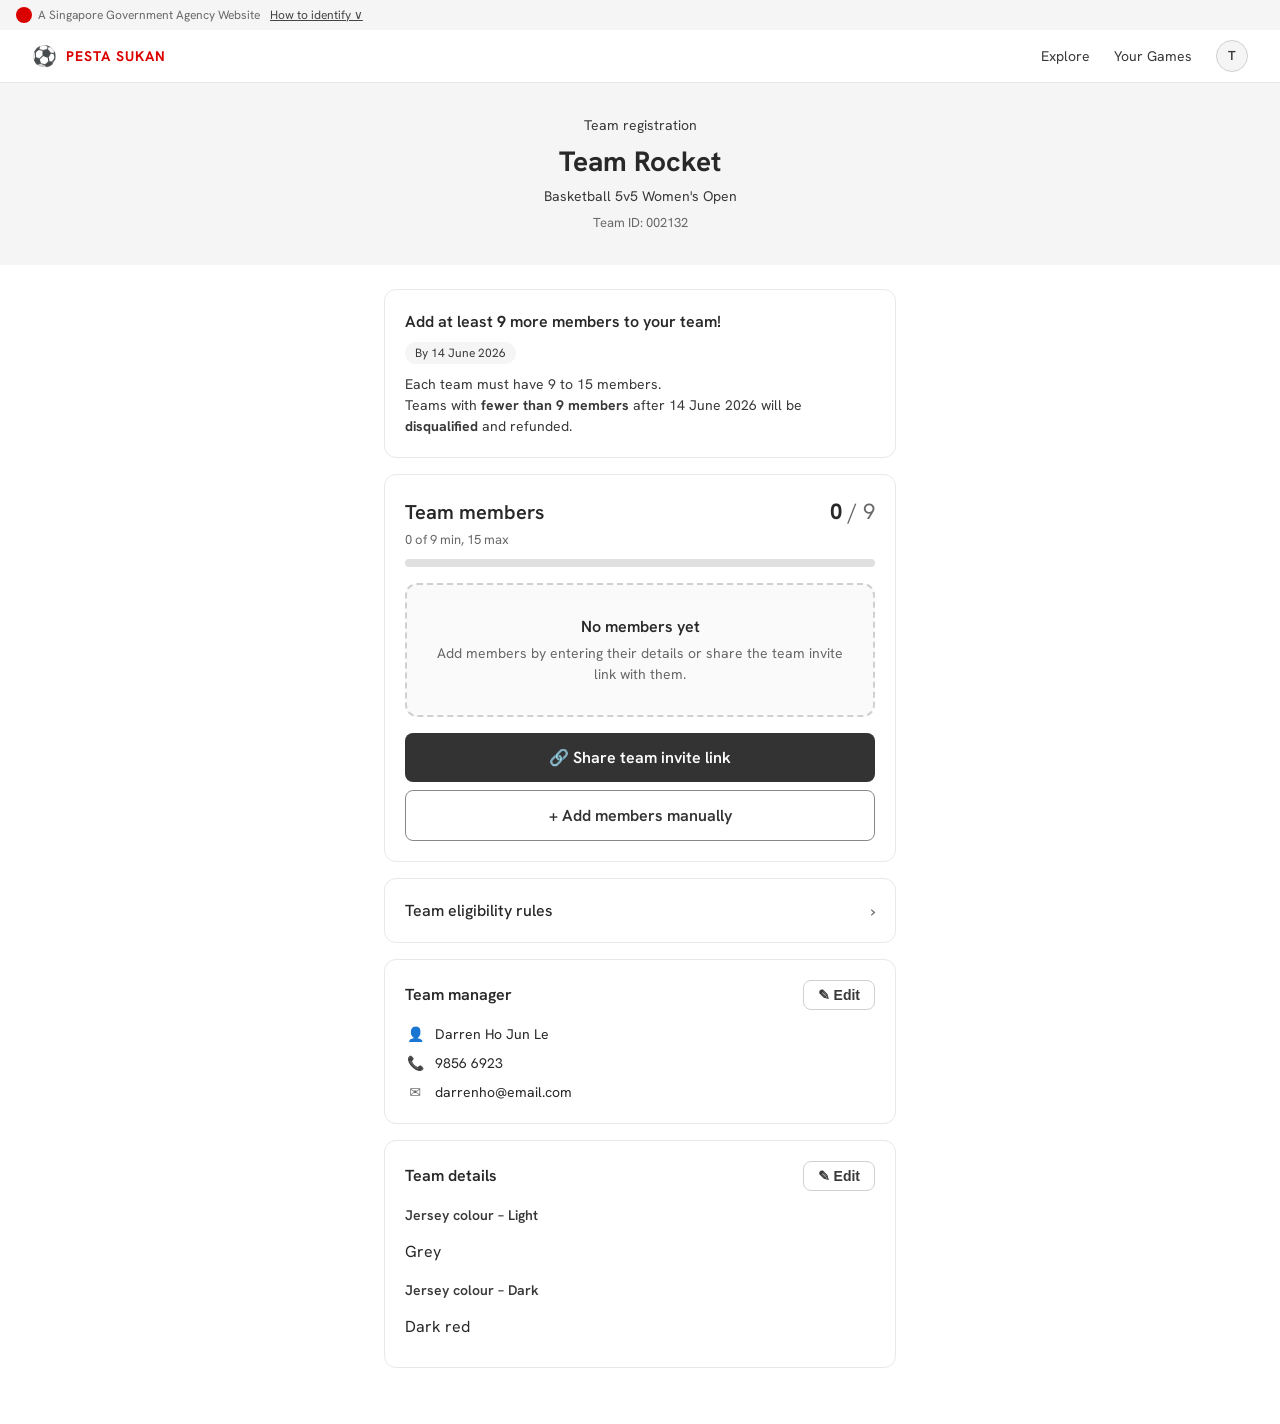
<file: team-add-member-manually.html>
<!DOCTYPE html>
<html lang="en">

<head>
  <meta charset="UTF-8">
  <meta name="viewport" content="width=device-width, initial-scale=1.0">
  <title>Team Registration (Desktop) – Pesta Sukan 2026</title>
  <link rel="stylesheet" href="shared/styles.css">
  <style>
    body {
      background: #fff;
    }

    .d-nav {
      display: flex;
      align-items: center;
      justify-content: space-between;
      padding: 10px 32px;
      border-bottom: 1px solid var(--color-border-light);
      background: #fff;
    }

    .d-nav__logo {
      font-size: 14px;
      font-weight: 700;
      color: #DB0000;
      display: flex;
      align-items: center;
      gap: 8px;
      text-transform: uppercase;
      letter-spacing: 1px;
    }

    .d-nav__logo-icon {
      font-size: 20px;
    }

    .d-nav__links {
      display: flex;
      align-items: center;
      gap: 24px;
      font-size: 14px;
      color: var(--color-text-medium);
    }

    .d-nav__avatar {
      width: 32px;
      height: 32px;
      border-radius: 50%;
      background: var(--color-bg-light);
      border: 1px solid var(--color-border);
      display: flex;
      align-items: center;
      justify-content: center;
      font-size: 13px;
      font-weight: 600;
      color: var(--color-text-medium);
    }

    .d-header {
      display: flex;
      align-items: center;
      justify-content: center;
      padding: 14px 32px;
      border-bottom: 1px solid var(--color-border-light);
      background: #fff;
      position: relative;
    }

    .d-header__inner {
      display: flex;
      align-items: center;
      justify-content: space-between;
      width: 100%;
      max-width: 560px;
    }

    .d-header__back {
      display: flex;
      align-items: center;
      gap: 6px;
      font-size: 14px;
      color: var(--color-text-dark);
      cursor: pointer;
      border: none;
      background: none;
    }

    .d-header__title {
      font-size: 14px;
      color: var(--color-text-light);
      position: absolute;
      left: 50%;
      transform: translateX(-50%);
    }

    .d-header__close {
      border: none;
      background: none;
      font-size: 18px;
      cursor: pointer;
      color: var(--color-text-dark);
    }

    .d-form {
      max-width: 560px;
      margin: 0 auto;
      padding: 32px 24px 120px;
    }

    .d-progress {
      display: flex;
      gap: 0;
      margin-bottom: 8px;
    }

    .d-progress__seg {
      flex: 1;
      height: 4px;
      background: var(--color-progress-inactive);
    }

    .d-progress__seg.active {
      background: var(--color-progress-active);
    }

    .d-progress__seg+.d-progress__seg {
      margin-left: 4px;
    }

    .d-progress-labels {
      display: flex;
      margin-bottom: 24px;
    }

    .d-progress-label {
      flex: 1;
      font-size: 13px;
      color: var(--color-text-light);
      padding-top: 8px;
    }

    .d-progress-label.active {
      color: var(--color-text-dark);
      font-weight: 600;
    }

    .d-footer {
      position: fixed;
      bottom: 0;
      left: 0;
      right: 0;
      background: #fff;
      border-top: 1px solid var(--color-border-light);
      padding: 12px 32px;
      z-index: 200;
    }

    .d-footer__inner {
      max-width: 560px;
      margin: 0 auto;
    }

    .d-sp {
      cursor: pointer;
    }

    .d-sp__top {
      background: #fff;
    }

    .d-sp__main {
      background: linear-gradient(135deg, #E8E8E8 25%, #D8D8D8 25%, #D8D8D8 50%, #E8E8E8 50%, #E8E8E8 75%, #D8D8D8 75%);
      background-size: 40px 40px;
      min-height: 500px;
      display: flex;
      padding: 60px 80px;
      position: relative;
    }

    .d-sp__left {
      flex: 1;
      display: flex;
      flex-direction: column;
      justify-content: flex-end;
      padding-bottom: 80px;
    }

    .d-sp__right {
      width: 340px;
      background: #fff;
      border-radius: 12px;
      box-shadow: 0 4px 20px rgba(0, 0, 0, 0.1);
      padding: 24px;
      align-self: center;
    }

    .d-sp__footer {
      background: #333;
      color: #ccc;
      padding: 24px 80px;
      font-size: 13px;
    }

    .d-summary-header {
      background: var(--color-bg-light);
      padding: 32px;
      text-align: center;
    }

    .d-summary-body {
      max-width: 560px;
      margin: 0 auto;
      padding: 24px;
    }
  </style>
</head>

<body>

  <div id="desktop-app">

    <!-- ========== SCREEN 6: TEAM SUMMARY (Desktop) ========== -->
    <div class="screen active" id="team-summary" style="padding-bottom:0">
      <div class="gov-masthead">
        <div class="gov-masthead__icon"></div><span>A Singapore Government Agency Website</span><a
          class="gov-masthead__link">How to identify &#8744;</a>
      </div>

      <div class="d-nav">
        <div class="d-nav__logo"><span class="d-nav__logo-icon">&#9917;</span> PESTA SUKAN</div>
        <div class="d-nav__links">
          <span>Explore</span>
          <span>Your Games</span>
          <div class="d-nav__avatar">T</div>
        </div>
      </div>

      <div style="background:var(--color-bg-light);padding:32px;text-align:center">
        <div style="font-size:14px;color:var(--color-text-medium)">Team registration</div>
        <div style="font-size:28px;font-weight:700;margin-top:4px">Team Rocket</div>
        <div style="font-size:14px;color:var(--color-text-medium);margin-top:4px">Basketball 5v5 Women's Open</div>
        <div style="font-size:13px;color:var(--color-text-light);margin-top:6px">Team ID: 002132</div>
      </div>

      <div class="d-summary-body">
        <!-- Alert -->
        <div
          style="background:#fff;border:1px solid var(--color-border-light);border-radius:var(--radius-lg);padding:20px;margin-bottom:16px">
          <div style="font-size:16px;font-weight:600;color:var(--color-text-dark);margin-bottom:6px">Add at least
            <strong>9</strong> more members to your team!
          </div>
          <div
            style="display:inline-block;padding:2px 10px;border-radius:999px;font-size:12px;background:var(--color-bg-light);color:var(--color-text-medium);margin-bottom:10px">
            By 14 June 2026</div>
          <div style="font-size:14px;color:var(--color-text-medium);line-height:1.5">Each team must have 9 to 15
            members.<br>Teams with <strong>fewer than 9 members</strong> after 14 June 2026 will be
            <strong>disqualified</strong> and refunded.
          </div>
        </div>

        <!-- Team members -->
        <div
          style="background:#fff;border:1px solid var(--color-border-light);border-radius:var(--radius-lg);padding:20px;margin-bottom:16px">
          <div style="display:flex;justify-content:space-between;align-items:baseline">
            <div style="font-size:20px;font-weight:600;color:var(--color-text-dark)">Team members</div>
            <div style="font-size:22px;font-weight:700;color:var(--color-text-dark)">0 <span
                style="font-weight:400;color:var(--color-text-light)">/ 9</span></div>
          </div>
          <div style="font-size:13px;color:var(--color-text-light);margin-top:2px">0 of 9 min, 15 max</div>
          <div class="team-progress-bar" style="margin:10px 0 16px">
            <div class="team-progress-bar__fill" style="width:0%"></div>
          </div>

          <div class="empty-state" style="margin-bottom:16px">
            <div class="empty-state__title">No members yet</div>
            <div class="empty-state__text">Add members by entering their details or share the team invite link with
              them.</div>
          </div>

          <button class="btn btn--primary" style="margin-bottom:8px" onclick="PS.openInviteModal()">&#128279; Share
            team
            invite link</button>
          <button class="btn btn--secondary" data-goto="add-members">+ Add members manually</button>
        </div>

        <!-- Team eligibility rules -->
        <div
          style="background:#fff;border:1px solid var(--color-border-light);border-radius:var(--radius-lg);padding:18px 20px;margin-bottom:16px;display:flex;align-items:center;justify-content:space-between;cursor:pointer">
          <div style="font-size:16px;font-weight:500;color:var(--color-text-dark)">Team eligibility rules</div>
          <span style="font-size:18px;color:var(--color-text-light)">&#8250;</span>
        </div>

        <!-- Team manager -->
        <div
          style="background:#fff;border:1px solid var(--color-border-light);border-radius:var(--radius-lg);padding:20px;margin-bottom:16px">
          <div style="display:flex;align-items:center;justify-content:space-between;margin-bottom:14px">
            <div style="font-size:16px;font-weight:600;color:var(--color-text-dark)">Team manager</div>
            <button class="section-box__edit">&#9998; Edit</button>
          </div>
          <div class="manager-details">
            <div class="manager-detail"><span class="manager-detail__icon">&#128100;</span><span>Darren Ho Jun Le</span>
            </div>
            <div class="manager-detail"><span class="manager-detail__icon">&#128222;</span><span>9856 6923</span>
            </div>
            <div class="manager-detail"><span class="manager-detail__icon">&#9993;</span><span>darrenho@email.com</span>
            </div>
          </div>
        </div>

        <!-- Team details -->
        <div
          style="background:#fff;border:1px solid var(--color-border-light);border-radius:var(--radius-lg);padding:20px;margin-bottom:32px">
          <div style="display:flex;align-items:center;justify-content:space-between;margin-bottom:14px">
            <div style="font-size:16px;font-weight:600;color:var(--color-text-dark)">Team details</div>
            <button class="section-box__edit">&#9998; Edit</button>
          </div>
          <div class="form-group mb-8"><label class="form-label">Jersey colour – Light</label>
            <div class="form-readonly">Grey</div>
          </div>
          <div class="form-group mb-0"><label class="form-label">Jersey colour – Dark</label>
            <div class="form-readonly">Dark red</div>
          </div>
        </div>
      </div>
    </div>

    <!-- ========== SCREEN 7: ADD MEMBERS ========== -->
    <div class="screen" id="add-members">
      <div class="d-header">
        <span class="d-header__title">Pesta Sukan 2026</span>
        <div class="d-header__inner">
          <button class="d-header__back" data-back>&#8592; Back</button>
          <button class="d-header__close" data-goto="team-summary">&#10005;</button>
        </div>
      </div>

      <div class="d-form">
        <div class="d-progress" style="gap:4px">
          <div class="d-progress__seg active"></div>
          <div class="d-progress__seg"></div>
        </div>
        <div class="d-progress-labels" style="margin-bottom:24px">
          <div class="d-progress-label active">Athlete details</div>
          <div class="d-progress-label">Review</div>
        </div>

        <h1 style="font-size:28px;font-weight:700;margin-bottom:24px">Add members to Team Rocket</h1>

        <!-- Team eligibility card -->
        <div
          style="border:1px solid var(--color-border-light);border-radius:var(--radius-lg);padding:20px;margin-bottom:24px">
          <div style="font-size:18px;font-weight:600;color:var(--color-text-dark);margin-bottom:12px">Team eligibility
          </div>
          <div style="font-size:13px;font-weight:600;color:var(--color-text-medium);margin-bottom:6px">Your team must
            have:</div>
          <ul class="eligibility-list" style="margin-bottom:12px">
            <li class="eligibility-item"><span class="eligibility-item__icon">&#10003;</span><span>9 to 15
                members</span></li>
            <li class="eligibility-item"><span class="eligibility-item__icon">&#10003;</span><span>At least 70%
                Singapore citizens or permanent residents</span></li>
          </ul>
          <div style="font-size:13px;font-weight:600;color:var(--color-text-medium);margin-bottom:6px">Each member
            must
            be:</div>
          <ul class="eligibility-list" style="margin-bottom:16px">
            <li class="eligibility-item"><span class="eligibility-item__icon">&#10003;</span><span>Female</span></li>
            <li class="eligibility-item"><span class="eligibility-item__icon">&#10003;</span><span>At least 13 years
                old
                this year</span></li>
            <li class="eligibility-item"><span class="eligibility-item__icon">&#10003;</span><span>A Singapore
                citizen,
                permanent resident or foreigner with valid pass</span></li>
          </ul>
          <div style="text-align:center">
            <div style="font-size:14px;font-weight:600;color:var(--color-text-dark)">Currently 0 members in Team
              Rocket
            </div>
            <div style="font-size:13px;color:var(--color-text-light);margin-top:2px">You can <strong>add 9 to
                15</strong> more members.</div>
          </div>
        </div>

        <!-- Athlete sections container -->
        <div id="athletes-container"></div>

        <!-- Add another member button -->
        <div style="text-align:center;margin-bottom:24px" id="add-member-btn-wrap">
          <button id="add-member-btn"
            style="font-size:14px;font-weight:600;color:var(--color-text-medium);border:1px solid var(--color-border);border-radius:var(--radius-md);padding:10px 20px;background:none;cursor:pointer;display:inline-flex;align-items:center;gap:6px">+
            Add another member</button>
        </div>

        <!-- Info alert -->
        <div class="alert-box" style="margin-bottom:24px">
          <div class="alert-box__icon">i</div>
          <div class="alert-box__text">An indemnity form will be emailed to each member, or if they're under 18, to
            their parent/guardian.<br><br><strong>All members must submit the indemnity form</strong> before event
            date,
            or they'll be disqualified.</div>
        </div>
      </div>

      <div class="d-footer">
        <div class="d-footer__inner">
          <button class="btn btn--primary" onclick="PS.goTo('add-members-review')">Review</button>
        </div>
      </div>
    </div>

    <!-- ========== SCREEN 8: ADD MEMBERS REVIEW ========== -->
    <div class="screen" id="add-members-review">
      <div class="d-header">
        <span class="d-header__title">Pesta Sukan 2026</span>
        <div class="d-header__inner">
          <button class="d-header__back" data-back>&#8592; Back</button>
          <button class="d-header__close" data-goto="team-summary">&#10005;</button>
        </div>
      </div>

      <div class="d-form">
        <div class="d-progress" style="gap:4px">
          <div class="d-progress__seg active"></div>
          <div class="d-progress__seg active"></div>
        </div>
        <div class="d-progress-labels" style="margin-bottom:24px">
          <div class="d-progress-label active">Athlete details</div>
          <div class="d-progress-label active">Review</div>
        </div>

        <h1 style="font-size:28px;font-weight:700;margin-bottom:24px">Review information</h1>

        <!-- Athlete 1 review -->
        <div class="section-box" style="margin:0 0 16px">
          <div class="section-box__header">
            <h2 class="section-box__title">Athlete 1: Nur Afifah Binti Kamaruzaman</h2><span
              class="section-box__chevron">&#9650;</span>
          </div>
          <div class="section-box__content">
            <div class="form-group" style="margin-bottom:20px"><label class="form-label">Name of athlete</label>
              <div class="form-readonly">Nur Afifah Binti Kamaruzaman</div>
            </div>
            <div class="form-group" style="margin-bottom:20px"><label class="form-label">NRIC or FIN</label>
              <div class="form-readonly">S8082763B</div>
            </div>
            <div class="form-group" style="margin-bottom:20px"><label class="form-label">Date of birth</label>
              <div class="form-readonly">12 July 1996</div>
            </div>
            <div class="form-group" style="margin-bottom:20px"><label class="form-label">Gender</label>
              <div class="form-readonly">Female</div>
            </div>
            <div class="form-group" style="margin-bottom:20px"><label class="form-label">Citizenship / Residency
                status</label>
              <div class="form-readonly">Singapore citizen</div>
            </div>
            <div class="form-group" style="margin-bottom:20px"><label class="form-label">Mobile number</label>
              <div class="form-readonly">99327476</div>
            </div>
            <div class="form-group" style="margin-bottom:20px"><label class="form-label">Email address</label>
              <div class="form-readonly">nur.afifah@email.com</div>
            </div>
            <div class="form-group mb-0"><label class="form-label">Jersey number</label>
              <div class="form-readonly">13</div>
            </div>
          </div>
        </div>

        <!-- Athlete 2 review -->
        <div class="section-box" style="margin:0 0 24px">
          <div class="section-box__header">
            <h2 class="section-box__title">Athlete 2: Jamie Sng Li Wei</h2><span
              class="section-box__chevron">&#9650;</span>
          </div>
          <div class="section-box__content">
            <div class="form-group" style="margin-bottom:20px"><label class="form-label">Name of athlete</label>
              <div class="form-readonly">Jamie Sng Li Wei</div>
            </div>
            <div class="form-group" style="margin-bottom:20px"><label class="form-label">NRIC or FIN</label>
              <div class="form-readonly">S8082763B</div>
            </div>
            <div class="form-group" style="margin-bottom:20px"><label class="form-label">Date of birth</label>
              <div class="form-readonly">12 July 1996</div>
            </div>
            <div class="form-group" style="margin-bottom:20px"><label class="form-label">Gender</label>
              <div class="form-readonly">Female</div>
            </div>
            <div class="form-group" style="margin-bottom:20px"><label class="form-label">Citizenship / Residency
                status</label>
              <div class="form-readonly">Singapore citizen</div>
            </div>
            <div class="form-group" style="margin-bottom:20px"><label class="form-label">Mobile number</label>
              <div class="form-readonly">99327476</div>
            </div>
            <div class="form-group" style="margin-bottom:20px"><label class="form-label">Email address</label>
              <div class="form-readonly">jamie@email.com</div>
            </div>
            <div class="form-group mb-0"><label class="form-label">Jersey number</label>
              <div class="form-readonly">15</div>
            </div>
          </div>
        </div>

        <!-- Info alert -->
        <div class="alert-box" style="margin-bottom:24px">
          <div class="alert-box__icon">i</div>
          <div class="alert-box__text">An indemnity form will be emailed to each member, or if they're under 18, to
            their parent/guardian.<br><br><strong>All members must submit the indemnity form</strong> before event
            date,
            or they'll be disqualified.</div>
        </div>
      </div>

      <div class="d-footer">
        <div class="d-footer__inner">
          <button class="btn btn--primary" data-goto="team-summary-members">Add members to team</button>
        </div>
      </div>
    </div>

    <!-- ========== SCREEN 9: TEAM SUMMARY WITH MEMBERS ========== -->
    <div class="screen" id="team-summary-members" style="padding-bottom:0">

      <div style="position:absolute;top:56px;right:24px;z-index:100;background:#fff;border:1px solid #D9D9D9;border-radius:12px;padding:16px 20px;display:flex;align-items:center;gap:12px;min-width:320px;max-width:420px;box-shadow:0 2px 12px rgba(0,0,0,0.08)">
        <div style="width:28px;height:28px;border-radius:50%;background:#2d2d2d;display:flex;align-items:center;justify-content:center;flex-shrink:0">
          <svg width="14" height="14" viewBox="0 0 14 14" fill="none"><path d="M2.5 7L5.5 10L11.5 4" stroke="#fff" stroke-width="2" stroke-linecap="round" stroke-linejoin="round"/></svg>
        </div>
        <div style="flex:1;font-size:15px;font-weight:500;color:#1a1a1a">Added 2 members to Team Rocket.</div>
        <div style="cursor:pointer;color:#999;font-size:18px;line-height:1;flex-shrink:0" onclick="this.closest('[style*=position]').style.display='none'">&times;</div>
      </div>

      <div class="gov-masthead">
        <div class="gov-masthead__icon"></div><span>A Singapore Government Agency Website</span><a
          class="gov-masthead__link">How to identify &#8744;</a>
      </div>

      <div class="d-nav">
        <div class="d-nav__logo"><span class="d-nav__logo-icon">&#9917;</span> PESTA SUKAN</div>
        <div class="d-nav__links">
          <span>Explore</span>
          <span>Your Games</span>
          <div class="d-nav__avatar">T</div>
        </div>
      </div>

      <div style="background:var(--color-bg-light);padding:32px;text-align:center">
        <div style="font-size:14px;color:var(--color-text-medium)">Team registration</div>
        <div style="font-size:28px;font-weight:700;margin-top:4px">Team Rocket</div>
        <div style="font-size:14px;color:var(--color-text-medium);margin-top:4px">Basketball 5v5 Women's Open</div>
        <div style="font-size:13px;color:var(--color-text-light);margin-top:6px">Team ID: 002132</div>
      </div>

      <div class="d-summary-body">
        <!-- Alert -->
        <div
          style="background:#fff;border:1px solid var(--color-border-light);border-radius:var(--radius-lg);padding:20px;margin-bottom:16px">
          <div style="font-size:18px;font-weight:600;color:var(--color-text-dark);margin-bottom:6px">Add at least
            <strong>6</strong> more members to your team!
          </div>
          <div
            style="display:inline-block;padding:2px 10px;border-radius:999px;font-size:12px;background:var(--color-bg-light);color:var(--color-text-medium);margin-bottom:10px">
            By 14 June 2026</div>
          <div style="font-size:14px;color:var(--color-text-medium);line-height:1.5">Each team must have 9 to 15
            members.<br>Teams with <strong>fewer than 9 members</strong> after 14 June 2026 will be
            <strong>disqualified</strong> and refunded.
          </div>
        </div>

        <!-- Team members: 3 -->
        <div
          style="background:#fff;border:1px solid var(--color-border-light);border-radius:var(--radius-lg);padding:20px;margin-bottom:16px">
          <div style="display:flex;justify-content:space-between;align-items:baseline">
            <div style="font-size:20px;font-weight:600;color:var(--color-text-dark)">Team members</div>
            <div style="font-size:22px;font-weight:700;color:var(--color-text-dark)">3 <span
                style="font-weight:400;color:var(--color-text-light)">/ 9</span></div>
          </div>
          <div style="font-size:13px;color:var(--color-text-light);margin-top:2px">3 of 9 min, 15 max</div>
          <div class="team-progress-bar" style="margin:10px 0 16px">
            <div class="team-progress-bar__fill" style="width:33%"></div>
          </div>

          <!-- AR -->
          <div
            style="border:1px solid var(--color-border-light);border-radius:var(--radius-lg);padding:14px;display:flex;align-items:center;gap:14px;margin-bottom:12px;cursor:pointer"
            onclick="openMemberModal('ar')">
            <div
              style="width:48px;height:48px;border-radius:12px;background:#E0E0E0;display:flex;align-items:center;justify-content:center;font-size:15px;font-weight:600;color:var(--color-text-medium);flex-shrink:0">
              AR</div>
            <div style="min-width:0">
              <div
                style="font-size:16px;font-weight:600;color:var(--color-text-dark);white-space:nowrap;overflow:hidden;text-overflow:ellipsis">
                Abigail Rish Kanageswari D/o Loganathan</div>
              <div style="font-size:13px;color:var(--color-text-light);margin-top:2px">Female | Singapore citizen |
                Age
                34</div>
            </div>
          </div>

          <!-- JS with warning -->
          <div
            style="border:1px solid var(--color-border-light);border-radius:var(--radius-lg);overflow:hidden;margin-bottom:12px;cursor:pointer"
            onclick="openMemberModal('js')">
            <div
              style="background:var(--color-text-medium);color:#fff;font-size:13px;font-weight:500;padding:8px 14px;display:flex;align-items:center;gap:6px">
              &#9888; Has not submitted indemnity</div>
            <div style="padding:14px;display:flex;align-items:center;gap:14px">
              <div
                style="width:48px;height:48px;border-radius:12px;background:#E0E0E0;display:flex;align-items:center;justify-content:center;font-size:15px;font-weight:600;color:var(--color-text-medium);flex-shrink:0">
                JS</div>
              <div style="min-width:0">
                <div style="font-size:16px;font-weight:600;color:var(--color-text-dark)">Jamie Sng Li Wei</div>
                <div style="font-size:13px;color:var(--color-text-light);margin-top:2px">Female | Singapore citizen |
                  Age 42</div>
              </div>
            </div>
          </div>

          <!-- NA with warning -->
          <div
            style="border:1px solid var(--color-border-light);border-radius:var(--radius-lg);overflow:hidden;margin-bottom:16px;cursor:pointer"
            onclick="openMemberModal('na')">
            <div
              style="background:var(--color-text-medium);color:#fff;font-size:13px;font-weight:500;padding:8px 14px;display:flex;align-items:center;gap:6px">
              &#9888; Has not submitted indemnity</div>
            <div style="padding:14px;display:flex;align-items:center;gap:14px">
              <div
                style="width:48px;height:48px;border-radius:12px;background:#E0E0E0;display:flex;align-items:center;justify-content:center;font-size:15px;font-weight:600;color:var(--color-text-medium);flex-shrink:0">
                NA</div>
              <div style="min-width:0">
                <div style="font-size:16px;font-weight:600;color:var(--color-text-dark)">Nur Afifah Binti Kamaruzaman
                </div>
                <div style="font-size:13px;color:var(--color-text-light);margin-top:2px">Female | Singapore citizen |
                  Age 30</div>
              </div>
            </div>
          </div>

          <button class="btn btn--primary" style="margin-bottom:8px" onclick="PS.openInviteModal()">&#128279; Share
            team
            invite link</button>
          <button class="btn btn--secondary" data-goto="add-members">+ Add members manually</button>
        </div>

        <!-- Team eligibility rules -->
        <div
          style="background:#fff;border:1px solid var(--color-border-light);border-radius:var(--radius-lg);padding:18px 20px;margin-bottom:16px;display:flex;align-items:center;justify-content:space-between;cursor:pointer">
          <div style="font-size:16px;font-weight:500;color:var(--color-text-dark)">Team eligibility rules</div>
          <span style="font-size:18px;color:var(--color-text-light)">&#8250;</span>
        </div>

        <!-- Team manager -->
        <div
          style="background:#fff;border:1px solid var(--color-border-light);border-radius:var(--radius-lg);padding:20px;margin-bottom:16px">
          <div style="display:flex;align-items:center;justify-content:space-between;margin-bottom:14px">
            <div style="font-size:16px;font-weight:600;color:var(--color-text-dark)">Team manager</div>
            <button class="section-box__edit">&#9998; Edit</button>
          </div>
          <div class="manager-details">
            <div class="manager-detail"><span class="manager-detail__icon">&#128100;</span><span>Darren Ho Jun Le</span>
            </div>
            <div class="manager-detail"><span class="manager-detail__icon">&#128222;</span><span>9856 6923</span>
            </div>
            <div class="manager-detail"><span class="manager-detail__icon">&#9993;</span><span>darrenho@email.com</span>
            </div>
          </div>
        </div>

        <!-- Team details -->
        <div
          style="background:#fff;border:1px solid var(--color-border-light);border-radius:var(--radius-lg);padding:20px;margin-bottom:32px">
          <div style="display:flex;align-items:center;justify-content:space-between;margin-bottom:14px">
            <div style="font-size:16px;font-weight:600;color:var(--color-text-dark)">Team details</div>
            <button class="section-box__edit">&#9998; Edit</button>
          </div>
          <div class="form-group mb-8"><label class="form-label">Jersey colour – Light</label>
            <div class="form-readonly">Grey</div>
          </div>
          <div class="form-group mb-0"><label class="form-label">Jersey colour – Dark</label>
            <div class="form-readonly">Dark red</div>
          </div>
        </div>
      </div>
    </div>

    <!-- Athlete details modal (desktop centered dialog) -->
    <div id="member-modal"
      style="position:fixed;inset:0;z-index:500;display:none;align-items:center;justify-content:center;background:rgba(45,45,45,0.75);padding:40px 20px">
      <div onclick="closeMemberModal()" style="position:absolute;inset:0;cursor:pointer"></div>
      <div
        style="position:relative;background:#fff;border-radius:12px;width:100%;max-width:760px;max-height:90vh;display:flex;flex-direction:column;box-shadow:0 8px 32px rgba(0,0,0,0.2)">
        <!-- Close button -->
        <button onclick="closeMemberModal()"
          style="position:absolute;top:20px;right:20px;border:none;background:none;font-size:22px;cursor:pointer;color:var(--color-text-medium);padding:4px;line-height:1;z-index:2">&#10005;</button>

        <!-- Scrollable body -->
        <div style="padding:40px 48px 32px;overflow-y:auto;flex:1">
          <div style="display:flex;align-items:center;gap:14px;margin-bottom:28px;flex-wrap:wrap">
            <h2 style="font-size:24px;font-weight:700;color:var(--color-text-dark);margin:0">Athlete details</h2>
            <span id="member-modal-badge"></span>
          </div>

          <div id="member-modal-fields"
            style="display:grid;grid-template-columns:1fr 1fr;column-gap:32px;row-gap:24px;margin-bottom:28px"></div>

          <hr style="border:none;border-top:1px solid var(--color-border-light);margin:0 0 28px">

          <h3 style="font-size:18px;font-weight:700;color:var(--color-text-dark);margin:0 0 18px">Emergency contact</h3>

          <div id="member-modal-indemnity-banner" style="display:none;margin-bottom:20px">
            <div
              style="background:#EAF2FB;border-left:3px solid #1565C0;border-radius:6px;padding:12px 14px;display:flex;align-items:flex-start;gap:10px">
              <div
                style="width:18px;height:18px;border-radius:50%;background:#1565C0;color:#fff;font-size:12px;font-weight:700;display:flex;align-items:center;justify-content:center;flex-shrink:0;margin-top:1px">
                i</div>
              <div style="font-size:14px;color:var(--color-text-dark);line-height:1.45">This athlete has not submitted
                the indemnity form. They must do so before the event.</div>
            </div>
          </div>

          <div id="member-modal-emergency"
            style="display:grid;grid-template-columns:1fr 1fr;column-gap:32px;row-gap:24px"></div>
        </div>

        <!-- Footer actions -->
        <div
          style="display:flex;gap:16px;padding:16px 48px 24px;border-top:1px solid var(--color-border-light);background:#fff">
          <button class="btn btn--secondary" style="flex:1;color:var(--color-link)"
            onclick="closeMemberModal()">&#9998; Edit</button>
          <button class="btn btn--secondary" style="flex:1;color:var(--color-link)"
            onclick="closeMemberModal()">&#10005; Remove</button>
        </div>
      </div>
    </div>

  </div>

  <script src="shared/components.js"></script>
  <script>
    // Desktop pickleball filter state
    var dFilters = { format: new Set(), category: new Set(), gender: new Set() };

    function dToggleChip(chip) {
      var group = chip.getAttribute('data-dgroup');
      var value = chip.getAttribute('data-dvalue');
      if (dFilters[group].has(value)) { dFilters[group].delete(value); chip.classList.remove('active'); }
      else { dFilters[group].add(value); chip.classList.add('active'); }
      dApplyFilters();
    }

    function dApplyFilters() {
      var cards = document.querySelectorAll('#d-pickleball-event-list .d-event-card');
      var count = 0;
      cards.forEach(function (card) {
        var title = card.getAttribute('data-dtitle') || '';
        var passes = true;
        if (dFilters.format.size > 0 && ![...dFilters.format].some(f => title.includes(f))) passes = false;
        if (dFilters.category.size > 0 && ![...dFilters.category].some(c => title.includes(c))) passes = false;
        if (dFilters.gender.size > 0 && ![...dFilters.gender].some(g => title.includes(g))) passes = false;
        card.style.display = passes ? '' : 'none';
        if (passes) count++;
      });
      var countEl = document.getElementById('d-event-count');
      if (countEl) countEl.textContent = 'Showing ' + count + ' events';
    }

    function dClearFilters() {
      dFilters = { format: new Set(), category: new Set(), gender: new Set() };
      document.querySelectorAll('.d-filter-chip').forEach(function (c) { c.classList.remove('active'); });
      dApplyFilters();
    }

    function dSelectAll(group) {
      var chips = document.querySelectorAll('.d-filter-chip[data-dgroup="' + group + '"]');
      var allOn = Array.from(chips).every(function (c) { return c.classList.contains('active'); });
      chips.forEach(function (c) {
        var v = c.getAttribute('data-dvalue');
        if (allOn) { dFilters[group].delete(v); c.classList.remove('active'); }
        else { dFilters[group].add(v); c.classList.add('active'); }
      });
      dApplyFilters();
    }

    function dToggleGroup(contentId, header) {
      var el = document.getElementById(contentId);
      var chevron = header.querySelector('.d-grp-chevron');
      if (el.style.display === 'none') { el.style.display = ''; chevron.style.transform = ''; }
      else { el.style.display = 'none'; chevron.style.transform = 'rotate(180deg)'; }
    }

    var _jerseyUploaded = false;

    function simulateJerseyUpload() {
      _jerseyUploaded = true;
      document.getElementById('jersey-file-list').style.display = 'block';
      document.getElementById('jersey-upload-error').style.display = 'none';
      document.getElementById('jersey-upload').classList.remove('has-error');
    }

    function removeJerseyFile() {
      _jerseyUploaded = false;
      document.getElementById('jersey-file-list').style.display = 'none';
    }

    function handleStep1Continue() {
      var uploadZone = document.getElementById('jersey-upload');
      var uploadError = document.getElementById('jersey-upload-error');
      var formValid = PS.validate('form-step1');
      if (!_jerseyUploaded) {
        uploadZone.classList.add('has-error');
        uploadError.style.display = 'block';
        if (formValid) uploadZone.scrollIntoView({ behavior: 'smooth', block: 'center' });
      } else {
        uploadZone.classList.remove('has-error');
        uploadError.style.display = 'none';
      }
      if (_jerseyUploaded && formValid) {
        PS.populateReview('form-step1', 'form-review');
        PS.goTo('form-review');
      }
    }

    document.addEventListener('DOMContentLoaded', () => {
      PS.startTimer('timer-form1', 10);
      PS.startTimer('timer-review', 10);
      PS.startTimer('timer-payment', 10);

      const container = document.getElementById('athletes-container');
      const addBtn = document.getElementById('add-member-btn');
      let athleteCount = 0;
      const MAX_ATHLETES = 15;

      function athleteHTML(num) {
        return `
      <div class="section-box athlete-section" data-athlete="${num}" style="margin:0 0 16px;border:2px solid var(--color-border)">
        <div class="section-box__header athlete-header" style="position:sticky;top:0;background:#fff;z-index:10;border-bottom:1px solid var(--color-border-light);border-radius:var(--radius-lg) var(--radius-lg) 0 0;cursor:pointer">
          <h2 class="section-box__title athlete-title">Athlete ${num}</h2>
          <div style="display:flex;align-items:center;gap:8px">
            <span class="athlete-tick" style="display:none;width:24px;height:24px;border-radius:50%;background:var(--color-text-medium);color:#fff;font-size:14px;align-items:center;justify-content:center">&#10003;</span>
            <span class="section-box__chevron" style="transition:transform 0.2s">&#9650;</span>
          </div>
        </div>
        <div class="section-box__content athlete-content">
          <div class="form-group" data-required>
            <label class="form-label">Name of athlete</label>
            <input type="text" class="form-input athlete-name" placeholder="">
            <div class="form-error">This field is required</div>
          </div>
          <div class="form-group" data-required>
            <label class="form-label">NRIC or FIN</label>
            <input type="text" class="form-input" placeholder="">
            <div class="form-error">This field is required</div>
          </div>
          <div class="form-group" data-required>
            <label class="form-label">Citizenship / Residency status</label>
            <select class="form-select">
              <option value="" selected>Select</option>
              <option value="Singapore Citizen">Singapore Citizen</option>
              <option value="Permanent Resident">Permanent Resident</option>
              <option value="Foreigner residing in Singapore with valid pass">Foreigner residing in Singapore with valid pass</option>
            </select>
            <div class="form-error">This field is required</div>
          </div>
          <div class="form-group" data-required>
            <label class="form-label">Date of birth</label>
            <div class="form-helper">Must be born in or before 2013</div>
            <div class="dob-field date-input-group">
              <input class="dob-field__seg dob-field__seg--dd form-input" type="text" inputmode="numeric" maxlength="2" placeholder="DD">
              <span class="dob-field__sep">/</span>
              <input class="dob-field__seg dob-field__seg--mm form-input" type="text" inputmode="numeric" maxlength="2" placeholder="MM">
              <span class="dob-field__sep">/</span>
              <input class="dob-field__seg dob-field__seg--yyyy form-input" type="text" inputmode="numeric" maxlength="4" placeholder="YYYY">
            </div>
            <div class="form-error">This field is required</div>
          </div>
          <div class="form-group">
            <label class="form-label">Gender</label>
            <div class="form-readonly" style="font-size:16px">Female</div>
          </div>
          <div class="form-group" data-required>
            <label class="form-label">Mobile number</label>
            <input type="text" class="form-input" placeholder="">
            <div class="form-error">This field is required</div>
          </div>
          <div class="form-group" data-required>
            <label class="form-label">Email address</label>
            <input type="text" class="form-input" placeholder="">
            <div class="form-error">This field is required</div>
          </div>
          <div class="form-group" data-required>
            <label class="form-label">Jersey number</label>
            <input type="text" class="form-input" placeholder="">
            <div class="form-error">This field is required</div>
          </div>
          <div class="guardian-section" style="display:none">
            <hr class="divider">
            <div style="font-size:12px;color:var(--color-text-light);font-style:italic;margin-bottom:4px">For athletes under 18 years</div>
            <div style="font-size:15px;font-weight:600;color:var(--color-text-dark);margin-bottom:16px">Parent/guardian contact details</div>
            <div class="form-group"><label class="form-label">Name of parent/guardian</label><input type="text" class="form-input" placeholder=""><div class="form-error">This field is required</div></div>
            <div class="form-group"><label class="form-label">Mobile number</label><input type="text" class="form-input" placeholder=""><div class="form-error">This field is required</div></div>
            <div class="form-group"><label class="form-label">Email address</label><input type="text" class="form-input" placeholder=""><div class="form-error">This field is required</div></div>
            <hr class="divider">
          </div>
          <button class="remove-member-btn" style="font-size:14px;font-weight:600;color:var(--color-error);border:1px solid var(--color-error);border-radius:var(--radius-md);padding:8px 16px;background:none;cursor:pointer;display:flex;align-items:center;gap:6px">
            <svg width="14" height="16" viewBox="0 0 14 16" fill="none"><path d="M1 4h12M4.5 4V2.5a1 1 0 011-1h3a1 1 0 011 1V4M5.5 7v4.5M8.5 7v4.5M2.5 4l.5 9a1.5 1.5 0 001.5 1.5h5A1.5 1.5 0 0011 13l.5-9" stroke="currentColor" stroke-width="1.3" stroke-linecap="round" stroke-linejoin="round"/></svg>
            Remove member
          </button>
        </div>
      </div>`;
      }

      function expandSection(num) {
        container.querySelectorAll('.athlete-section').forEach(s => {
          const n = parseInt(s.getAttribute('data-athlete'));
          const content = s.querySelector('.athlete-content');
          const chevron = s.querySelector('.section-box__chevron');
          if (n === num) {
            content.style.display = '';
            chevron.style.transform = '';
            s.style.borderColor = 'var(--color-border)';
          } else {
            content.style.display = 'none';
            chevron.style.transform = 'rotate(180deg)';
            s.style.borderColor = 'var(--color-border-light)';
          }
        });
      }

      function updateHeader(section) {
        const num = section.getAttribute('data-athlete');
        const nameInput = section.querySelector('.athlete-name');
        const title = section.querySelector('.athlete-title');
        const tick = section.querySelector('.athlete-tick');
        const name = nameInput ? nameInput.value.trim() : '';
        title.textContent = name ? 'Athlete ' + num + ': ' + name : 'Athlete ' + num;

        const required = section.querySelectorAll('.form-group[data-required] .form-input, .form-group[data-required] .form-select');
        const allFilled = Array.from(required).every(f => f.tagName === 'SELECT' ? f.value !== '' : f.value.trim() !== '');
        tick.style.display = allFilled ? 'flex' : 'none';
      }

      function wireSection(section) {
        const num = parseInt(section.getAttribute('data-athlete'));
        const header = section.querySelector('.athlete-header');
        header.addEventListener('click', (e) => {
          if (e.target.closest('.remove-member-btn')) return;
          const content = section.querySelector('.athlete-content');
          if (content.style.display === 'none') {
            expandSection(num);
          } else {
            content.style.display = 'none';
            section.querySelector('.section-box__chevron').style.transform = 'rotate(180deg)';
            section.style.borderColor = 'var(--color-border-light)';
          }
        });

        section.querySelectorAll('.form-input, .form-select').forEach(f => {
          f.addEventListener('input', () => updateHeader(section));
          f.addEventListener('change', () => updateHeader(section));
        });
        PS.initDobFields(section);

        const yyyySeg = section.querySelector('.dob-field__seg--yyyy');
        const guardianSection = section.querySelector('.guardian-section');
        if (yyyySeg && guardianSection) {
          function evalDobYear() {
            if (yyyySeg.value.length !== 4) return;
            const year = parseInt(yyyySeg.value);
            const guardianGroups = guardianSection.querySelectorAll('.form-group');
            if (year >= 2009) {
              guardianSection.style.display = '';
              guardianGroups.forEach(g => g.setAttribute('data-required', ''));
            } else {
              guardianSection.style.display = 'none';
              guardianGroups.forEach(g => {
                g.removeAttribute('data-required');
                const inp = g.querySelector('.form-input');
                if (inp) inp.value = '';
              });
            }
            updateHeader(section);
          }
          yyyySeg.addEventListener('input', evalDobYear);
          yyyySeg.addEventListener('blur', evalDobYear);
        }

        section.querySelector('.remove-member-btn').addEventListener('click', () => {
          if (container.querySelectorAll('.athlete-section').length <= 1) return;
          section.remove();
          renumber();
          addBtn.parentElement.style.display = container.querySelectorAll('.athlete-section').length >= MAX_ATHLETES ? 'none' : '';
        });
      }

      function renumber() {
        container.querySelectorAll('.athlete-section').forEach((s, i) => {
          const num = i + 1;
          s.setAttribute('data-athlete', num);
          updateHeader(s);
        });
      }

      function addAthlete() {
        athleteCount++;
        const count = container.querySelectorAll('.athlete-section').length + 1;
        container.insertAdjacentHTML('beforeend', athleteHTML(count));
        const newSection = container.lastElementChild;
        wireSection(newSection);
        expandSection(count);
        newSection.scrollIntoView({ behavior: 'smooth', block: 'start' });
        if (container.querySelectorAll('.athlete-section').length >= MAX_ATHLETES) {
          addBtn.parentElement.style.display = 'none';
        }
        PS.initClearButtons();
      }

      // Initialize first athlete
      addAthlete();

      addBtn.addEventListener('click', addAthlete);
    });

    // ===== Athlete details modal (Screen 6 — team-summary-members) =====
    var memberModalData = {
      ar: {
        hasIndemnityWarning: false,
        fields: [
          ['Name of athlete', 'Abigail Rish Kanageswari D/o Loganathan', true],
          ['NRIC or FIN', 'S8082763B'],
          ['Citizenship / Residency status', 'Singaporean Citizen'],
          ['Gender', 'Female'],
          ['Date of birth', '26 June 1980'],
          ['Mobile number', '98566923'],
          ['Email address', 'abigail.rish@email.com'],
          ['Jersey number', '13']
        ],
        emergency: [
          ['Full name', 'Loganathan Kandasamy'],
          ['Relationship', 'Father'],
          ['Mobile number', '98002812'],
          ['Email address (optional)', '–']
        ]
      },
      js: {
        hasIndemnityWarning: true,
        fields: [
          ['Name of athlete', 'Jamie Sng Li Wei', true],
          ['NRIC or FIN', 'S8234567B'],
          ['Citizenship / Residency status', 'Singaporean Citizen'],
          ['Gender', 'Female'],
          ['Date of birth', '15 March 1984'],
          ['Mobile number', '91234567'],
          ['Email address', 'jamie.sng@email.com'],
          ['Jersey number', '7']
        ],
        emergency: [
          ['Full name', '–'],
          ['Relationship', '–'],
          ['Mobile number', '–'],
          ['Email address (optional)', '–']
        ]
      },
      na: {
        hasIndemnityWarning: true,
        fields: [
          ['Name of athlete', 'Nur Afifah Binti Kamaruzaman', true],
          ['NRIC or FIN', 'S9612345C'],
          ['Citizenship / Residency status', 'Singaporean Citizen'],
          ['Gender', 'Female'],
          ['Date of birth', '12 July 1996'],
          ['Mobile number', '99327476'],
          ['Email address', 'nur.afifah@email.com'],
          ['Jersey number', '10']
        ],
        emergency: [
          ['Full name', '–'],
          ['Relationship', '–'],
          ['Mobile number', '–'],
          ['Email address (optional)', '–']
        ]
      }
    };

    function renderMemberFields(fields) {
      return fields.map(function (row) {
        var label = row[0], value = row[1], fullWidth = row[2];
        var col = fullWidth ? 'grid-column:1 / -1;' : '';
        return '<div style="' + col + '">' +
          '<div style="font-size:13px;color:var(--color-text-light);margin-bottom:6px">' + label + '</div>' +
          '<div style="font-size:15px;color:var(--color-text-dark)">' + value + '</div>' +
          '</div>';
      }).join('');
    }

    function openMemberModal(id) {
      var m = memberModalData[id];
      if (!m) return;
      var badgeEl = document.getElementById('member-modal-badge');
      badgeEl.innerHTML = m.hasIndemnityWarning
        ? '<span style="display:inline-flex;align-items:center;gap:6px;border:1px solid #ED6C02;color:#ED6C02;border-radius:999px;padding:4px 12px;font-size:13px;font-weight:500;background:#FFF7EC">&#9888; Has not submitted indemnity</span>'
        : '';
      document.getElementById('member-modal-fields').innerHTML = renderMemberFields(m.fields);
      document.getElementById('member-modal-emergency').innerHTML = renderMemberFields(m.emergency);
      document.getElementById('member-modal-indemnity-banner').style.display = m.hasIndemnityWarning ? 'block' : 'none';
      var modal = document.getElementById('member-modal');
      modal.style.display = 'flex';
      document.body.style.overflow = 'hidden';
    }

    function closeMemberModal() {
      document.getElementById('member-modal').style.display = 'none';
      document.body.style.overflow = '';
    }

    document.addEventListener('keydown', function (e) {
      if (e.key === 'Escape') {
        var modal = document.getElementById('member-modal');
        if (modal && modal.style.display === 'flex') closeMemberModal();
      }
    });
  </script>
</body>

</html>
</file>
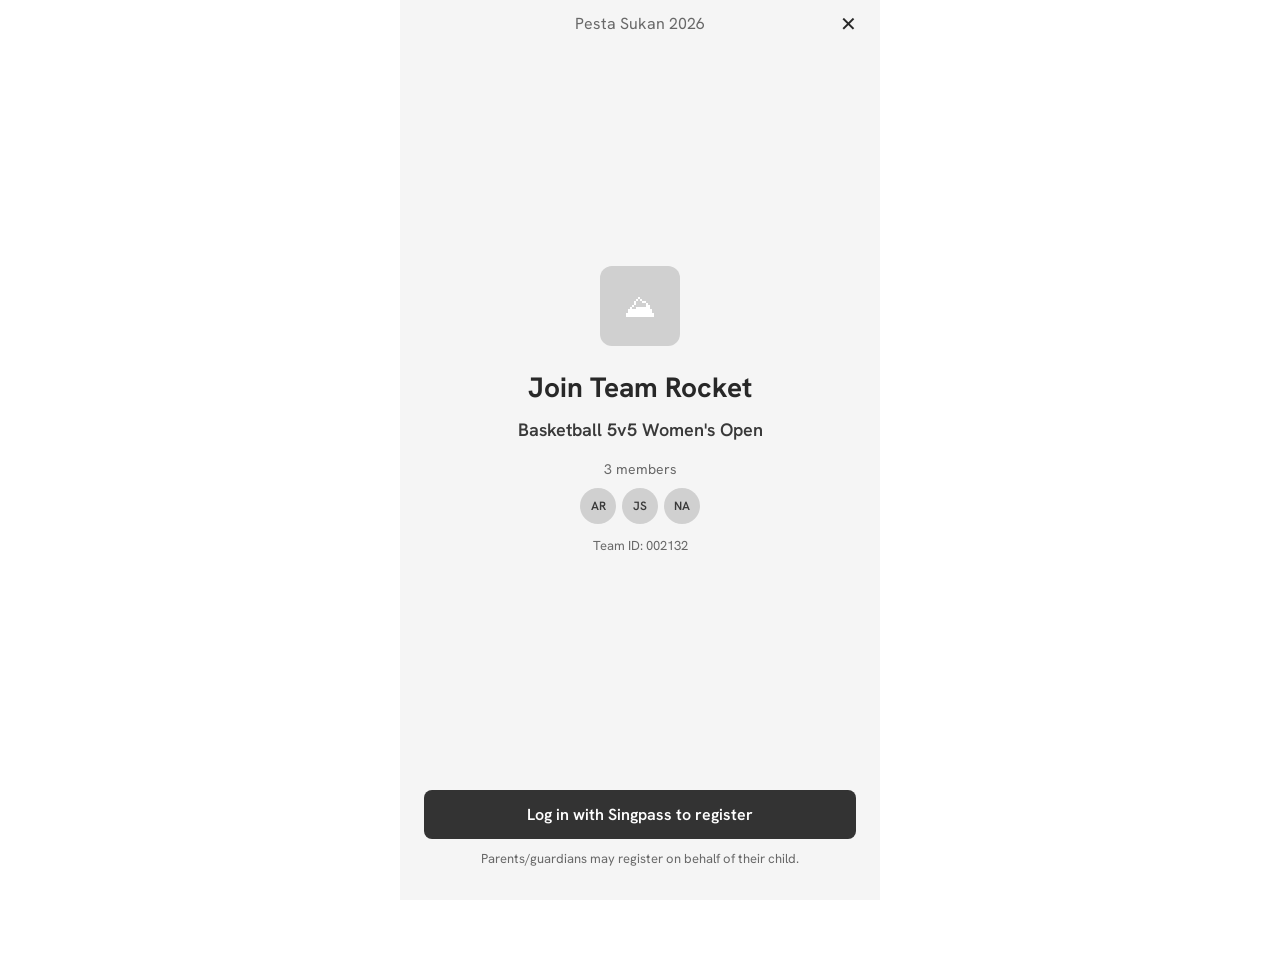
<file: team-invite.html>
<!DOCTYPE html>
<html lang="en">

<head>
  <meta charset="UTF-8">
  <meta name="viewport" content="width=device-width, initial-scale=1.0">
  <title>Team Invite – Pesta Sukan 2026</title>
  <link rel="stylesheet" href="shared/styles.css">
</head>

<body>
  <div class="app">

    <!-- ========== SCREEN 1: INVITE LANDING ========== -->
    <div class="screen active" id="invite-landing">
      <div style="min-height:100vh;background:var(--color-bg-light);display:flex;flex-direction:column">
        <div class="comp-header" style="background:var(--color-bg-light);border-bottom:none">
          <span></span>
          <span class="comp-header__title">Pesta Sukan 2026</span>
          <button class="comp-header__close">&#10005;</button>
        </div>

        <div
          style="flex:1;display:flex;flex-direction:column;align-items:center;justify-content:center;text-align:center;padding:0 24px">
          <div class="invite-landing__placeholder">&#9968;</div>
          <div class="invite-landing__title">Join Team Rocket</div>
          <div style="font-size:18px;font-weight:600;color:var(--color-text-medium);margin-top:4px">Basketball 5v5
            Women's Open</div>
          <div style="font-size:14px;color:var(--color-text-light);margin-top:16px">3 members</div>
          <div class="invite-landing__avatars" style="margin-top:8px">
            <div class="avatar-circle">AR</div>
            <div class="avatar-circle">JS</div>
            <div class="avatar-circle">NA</div>
          </div>
          <div style="font-size:13px;color:var(--color-text-light);margin-top:12px">Team ID: 002132</div>
        </div>

        <div style="padding:16px 24px 32px">
          <button class="btn btn--primary" data-goto="singpass-screen">Log in with Singpass to register</button>
          <div style="font-size:13px;color:var(--color-text-light);text-align:center;margin-top:10px">Parents/guardians
            may register on behalf of their child.</div>
        </div>
      </div>
    </div>

    <!-- ========== SCREEN 2: SINGPASS ========== -->
    <div class="screen" id="singpass-screen" style="padding:0;cursor:pointer" onclick="PS.goTo('choose-role')">
      <img src="shared/SingpassMobile.png" style="width:100%;display:block">
    </div>

    <!-- ========== SCREEN 3: CHOOSE ROLE ========== -->
    <div class="screen" id="choose-role">
      <div class="comp-header">
        <button class="comp-header__back" data-back>&#8592;</button>
        <span class="comp-header__title">Pesta Sukan 2026</span>
        <button class="comp-header__close" data-goto="invite-landing">&#10005;</button>
      </div>

      <div class="progress-indicator">
        <div class="progress-bar">
          <div class="progress-bar__segment active"></div>
          <div class="progress-bar__segment"></div>
          <div class="progress-bar__segment"></div>
        </div>
        <div class="progress-info">
          <div class="progress-info__step">Step 1 of 3</div>
          <div class="progress-info__label">Choose role</div>
        </div>
      </div>

      <h1 class="page-title">Are you registering for yourself?</h1>

      <div class="px-16">
        <div class="radio-group">
          <div class="radio-option selected" data-value="self">
            <div class="radio-circle"></div>
            <div class="radio-label">Yes, I am participating in this event.</div>
          </div>
          <div class="radio-option" data-value="child">
            <div class="radio-circle"></div>
            <div class="radio-label">No, I am registering for my child/ward.</div>
          </div>
        </div>
      </div>

      <div style="height: 100px"></div>

      <div class="sticky-footer">
        <div class="sticky-footer__inner">
          <div class="sticky-footer__timer" id="timer-role">Holding your slot for 15:00 mins</div>
          <button class="btn btn--primary" data-goto="athlete-details">Continue</button>
        </div>
      </div>
    </div>

    <!-- ========== SCREEN 4: ATHLETE DETAILS ========== -->
    <div class="screen" id="athlete-details">
      <div class="comp-header">
        <button class="comp-header__back" data-back>&#8592;</button>
        <span class="comp-header__title">Pesta Sukan 2026</span>
        <button class="comp-header__close" data-goto="invite-landing">&#10005;</button>
      </div>

      <div class="progress-indicator">
        <div class="progress-bar">
          <div class="progress-bar__segment active"></div>
          <div class="progress-bar__segment active"></div>
          <div class="progress-bar__segment"></div>
        </div>
        <div class="progress-info">
          <div class="progress-info__step">Step 2 of 3</div>
          <div class="progress-info__label">Athlete details</div>
        </div>
      </div>

      <h1 class="page-title">Join Team Rocket</h1>

      <div class="event-summary">
        <div class="event-summary__sport">BASKETBALL</div>
        <div class="event-summary__name">5v5 Women's Open</div>
        <div class="event-summary__details">
          <div class="event-summary__detail"><span class="event-summary__detail-icon">&#128197;</span><span>28 June – 3
              August 2026</span></div>
          <div class="event-summary__detail"><span class="event-summary__detail-icon">&#128205;</span><span>Clementi
              Sport Hall</span></div>
        </div>
        <div class="event-summary__detail"><span class="event-summary__detail-icon">&#128101;</span><span>Team
            Rocket</span></div>
      </div>

      <!-- Athlete details pre-filled -->
      <div class="section-box">
        <div class="section-box__header">
          <h2 class="section-box__title">Athlete details</h2>
          <span class="section-box__chevron">&#9650;</span>
        </div>
        <div class="section-box__content">
          <div class="alert-box">
            <div class="alert-box__icon">i</div>
            <div class="alert-box__text">Your details have been pre-filled from Singpass. Only your name and NRIC cannot
              be edited.</div>
          </div>

          <div class="form-group" data-required>
            <label class="form-label">Name of athlete</label>
            <input type="text" class="form-input form-input--readonly" value="Abigail Rish Kanageswari D/o Loganathan"
              readonly data-field="athlete-name">
            <div class="form-error">This field is required</div>
          </div>

          <div class="form-group" data-required>
            <label class="form-label">NRIC or FIN</label>
            <input type="text" class="form-input form-input--readonly" value="S8082763B" readonly
              data-field="athlete-nric">
            <div class="form-error">This field is required</div>
          </div>

          <div class="form-group" data-required>
            <label class="form-label">Date of birth</label>
            <input type="text" class="form-input form-input--readonly" value="26 June 1980" readonly
              data-field="athlete-dob">
            <div class="form-error">This field is required</div>
          </div>

          <div class="form-group" data-required>
            <label class="form-label">Gender</label>
            <select class="form-select form-select--readonly" data-field="athlete-gender" disabled>
              <option value="Female" selected>Female</option>
              <option value="Male">Male</option>
            </select>
            <div class="form-error">This field is required</div>
          </div>

          <div class="form-group" data-required>
            <label class="form-label">Citizenship / Residency status</label>
            <select class="form-select form-select--readonly" data-field="athlete-citizenship" disabled>
              <option value="Singapore citizen" selected>Singapore citizen</option>
              <option value="Permanent resident">Permanent resident</option>
              <option value="Employment Pass">Employment Pass</option>
              <option value="S Pass">S Pass</option>
              <option value="Work Permit">Work Permit</option>
              <option value="Student Pass">Student Pass</option>
              <option value="Dependent's Pass">Dependent's Pass</option>
              <option value="Long-Term Visit Pass">Long-Term Visit Pass</option>
            </select>
            <div class="form-error">This field is required</div>
          </div>

          <div class="form-group" data-required>
            <label class="form-label">Mobile number</label>
            <div class="form-input-wrapper"><input type="tel" class="form-input" value="99327476"
                data-field="athlete-mobile"><button class="form-clear">&#10005;</button></div>
            <div class="form-error">This field is required</div>
          </div>

          <div class="form-group" data-required>
            <label class="form-label">Email address</label>
            <div class="form-input-wrapper"><input type="email" class="form-input" value="abigail.rish@email.com"
                data-field="athlete-email"><button class="form-clear">&#10005;</button></div>
            <div class="form-error">This field is required</div>
          </div>

          <div class="form-group" data-required>
            <label class="form-label">Jersey number</label>
            <div class="form-input-wrapper"><input type="text" class="form-input" placeholder=""
                data-field="athlete-jersey"><button class="form-clear">&#10005;</button></div>
            <div class="form-error">This field is required</div>
          </div>
        </div>
      </div>

      <!-- Emergency contact -->
      <div class="section-box">
        <div class="section-box__header">
          <h2 class="section-box__title">Emergency contact</h2>
          <span class="section-box__chevron">&#9650;</span>
        </div>
        <div class="section-box__content">
          <div class="form-group" data-required>
            <label class="form-label">Name of emergency contact</label>
            <div class="form-input-wrapper"><input type="text" class="form-input" placeholder=""
                data-field="emergency-name"><button class="form-clear">&#10005;</button></div>
            <div class="form-error">This field is required</div>
          </div>
          <div class="form-group" data-required>
            <label class="form-label">Relationship</label>
            <select class="form-select" data-field="emergency-relationship">
              <option value="" selected>Select</option>
              <option value="Parent">Parent</option>
              <option value="Spouse">Spouse</option>
              <option value="Sibling">Sibling</option>
              <option value="Friend">Friend</option>
              <option value="Other">Other</option>
            </select>
            <div class="form-error">This field is required</div>
          </div>
          <div class="form-group" data-required>
            <label class="form-label">Mobile number</label>
            <div class="form-input-wrapper"><input type="tel" class="form-input" placeholder=""
                data-field="emergency-mobile"><button class="form-clear">&#10005;</button></div>
            <div class="form-error">This field is required</div>
          </div>
          <div class="form-group">
            <label class="form-label">Email address (optional)</label>
            <div class="form-input-wrapper"><input type="email" class="form-input" placeholder=""
                data-field="emergency-email"><button class="form-clear">&#10005;</button></div>
          </div>
        </div>
      </div>

      <!-- Declaration -->
      <div class="section-box">
        <div class="section-box__header">
          <h2 class="section-box__title">Declaration</h2>
          <span class="section-box__chevron">&#9650;</span>
        </div>
        <div class="section-box__content">
          <div class="declaration-text">
            For this form, "Event" refers to <strong>Basketball - 5V5 Women's Open</strong>.<br><br>
            <ol style="padding-left:20px;display:flex;flex-direction:column;gap:12px">
              <li>I warrant that I am in good health and have no physical condition that would endanger my life while
                participating in the Event.</li>
              <li>Whilst reasonable precaution will be taken by SportSG and/or its agent/s to ensure the safety of
                participants, I understand that I take part in the Event as a participant at my own risk. I confirm and
                agree that SportSG and/or its agent/s will not be held liable by me for any personal injury or death
                arising from my participation in the Event or for any loss of or damage to my property arising from my
                participation in the Event, except for such injury or death that is caused directly by SportSG's or its
                agent/s' gross negligence.</li>
              <li>In consideration of SportSG allowing me to participate in the Event, I undertake that if, in the
                course of the Event, I deliberately or negligently cause any injury (whether fatal or otherwise) to any
                person or any damage to or loss of any property of any person, I shall indemnify SportSG if that
                suffering person makes claims or takes actions against SportSG or SportSG has to pay for costs or
                expenses.</li>
              <li>I do hereby confirm that I have agreed to be filmed and/or photographed in connection with the Event.
              </li>
              <li>I hereby give to Sport Singapore the permission to copyright and use, edit, republish photographs,
                audio or video recordings taken of me for the Project ("Materials") on all relevant media platforms for
                publicity purposes.</li>
              <li>I hereby transfer complete ownership of the Materials to Sport Singapore.</li>
              <li>I represent that I am at least 18 years of age.</li>
            </ol>
          </div>
          <div class="checkbox-group" data-required
            style="background:var(--color-bg-light);padding:16px;border-radius:var(--radius-md)">
            <div class="checkbox-input"></div>
            <div>
              <div class="checkbox-label">I have read and agree to the conditions above</div>
              <div class="checkbox-error">You must agree to the declaration to continue</div>
            </div>
          </div>
        </div>
      </div>

      <div style="height: 100px"></div>

      <div class="sticky-footer">
        <div class="sticky-footer__inner">
          <div class="sticky-footer__timer" id="timer-form">Holding your slot for 15:00 mins</div>
          <button class="btn btn--primary"
            onclick="if(PS.validate('athlete-details')){PS.populateReview('athlete-details','review');PS.populateSummary('athlete-details','team-summary');PS.goTo('review')}">Continue
            to review</button>
        </div>
      </div>
    </div>

    <!-- ========== SCREEN 5: REVIEW ========== -->
    <div class="screen" id="review">
      <div class="comp-header">
        <button class="comp-header__back" data-back>&#8592;</button>
        <span class="comp-header__title">Pesta Sukan 2026</span>
        <button class="comp-header__close" data-goto="invite-landing">&#10005;</button>
      </div>

      <div class="progress-indicator">
        <div class="progress-bar">
          <div class="progress-bar__segment active"></div>
          <div class="progress-bar__segment active"></div>
          <div class="progress-bar__segment active"></div>
        </div>
        <div class="progress-info">
          <div class="progress-info__step">Step 3 of 3</div>
          <div class="progress-info__label">Review</div>
        </div>
      </div>

      <h1 class="page-title">Review information</h1>

      <div class="section-box">
        <div class="section-box__header">
          <h2 class="section-box__title">Athlete details</h2><button class="section-box__edit"
            onclick="PS.goTo('athlete-details')">Edit</button>
        </div>
        <div class="section-box__content">
          <div class="form-group mb-8"><label class="form-label">Name of athlete</label>
            <div class="form-readonly" data-review="athlete-name">Abigail Rish Kanageswari D/o Loganathan</div>
          </div>
          <div class="form-group mb-8"><label class="form-label">NRIC or FIN</label>
            <div class="form-readonly" data-review="athlete-nric">S8082763B</div>
          </div>
          <div class="form-group mb-8"><label class="form-label">Date of birth</label>
            <div class="form-readonly" data-review="athlete-dob">26 June 1980</div>
          </div>
          <div class="form-group mb-8"><label class="form-label">Gender</label>
            <div class="form-readonly" data-review="athlete-gender">Female</div>
          </div>
          <div class="form-group mb-8"><label class="form-label">Citizenship / Residency status</label>
            <div class="form-readonly" data-review="athlete-citizenship">Singapore citizen</div>
          </div>
          <div class="form-group mb-8"><label class="form-label">Mobile number</label>
            <div class="form-readonly" data-review="athlete-mobile">99327476</div>
          </div>
          <div class="form-group mb-8"><label class="form-label">Email address</label>
            <div class="form-readonly" data-review="athlete-email">abigail.rish@email.com</div>
          </div>
          <div class="form-group mb-0"><label class="form-label">Jersey number</label>
            <div class="form-readonly" data-review="athlete-jersey">13</div>
          </div>
        </div>
      </div>

      <div class="section-box">
        <div class="section-box__header">
          <h2 class="section-box__title">Emergency contact</h2><button class="section-box__edit"
            onclick="PS.goTo('athlete-details')">Edit</button>
        </div>
        <div class="section-box__content">
          <div class="form-group mb-8"><label class="form-label">Name of emergency contact</label>
            <div class="form-readonly" data-review="emergency-name">Kamaruzaman</div>
          </div>
          <div class="form-group mb-8"><label class="form-label">Relationship</label>
            <div class="form-readonly" data-review="emergency-relationship">Parent</div>
          </div>
          <div class="form-group mb-8"><label class="form-label">Mobile number</label>
            <div class="form-readonly" data-review="emergency-mobile">96615472</div>
          </div>
          <div class="form-group mb-0"><label class="form-label">Email address (optional)</label>
            <div class="form-readonly" data-review="emergency-email">kamaruzaman@email.com</div>
          </div>
        </div>
      </div>

      <div class="section-box">
        <div class="section-box__header">
          <h2 class="section-box__title">Declaration</h2>
          <span class="section-box__chevron">&#9650;</span>
        </div>
        <div class="section-box__content">
          <div class="declaration-text declaration-text--collapsible">
            For this form, <strong>"Event"</strong> refers to <strong>Basketball - 5V5 Women's Open</strong>.<br><br>
            <ol style="padding-left:20px;display:flex;flex-direction:column;gap:12px">
              <li>I warrant that I am in good health and have no physical condition that would endanger my life while
                participating in the Event.</li>
              <li>Whilst reasonable precaution will be taken by SportSG and/or its agent/s to ensure the safety of
                participants, I understand that I take part in the Event as a participant at my own risk. I confirm and
                agree that SportSG and/or its agent/s will not be held liable by me for any personal injury or death
                arising from my participation in the Event or for any loss of or damage to my property arising from my
                participation in the Event, except for such injury or death that is caused directly by SportSG's or its
                agent/s' gross negligence.</li>
              <li>In consideration of SportSG allowing me to participate in the Event, I undertake that if, in the
                course of the Event, I deliberately or negligently cause any injury (whether fatal or otherwise) to any
                person or any damage to or loss of any property of any person, I shall indemnify SportSG if that
                suffering person makes claims or takes actions against SportSG or SportSG has to pay for costs or
                expenses.</li>
              <li>I do hereby confirm that I have agreed to be filmed and/or photographed in connection with the Event.
              </li>
              <li>I hereby give to Sport Singapore the permission to copyright and use, edit, republish photographs,
                audio or video recordings taken of me for the Project ("Materials") on all relevant media platforms for
                publicity purposes.</li>
              <li>I hereby transfer complete ownership of the Materials to Sport Singapore.</li>
              <li>I represent that I am at least 18 years of age.</li>
            </ol>
          </div>
          <button class="show-more-btn">Show more &#8744;</button>
          <div class="checkbox-group checkbox-group--readonly">
            <div class="checkbox-input checked"></div>
            <div class="checkbox-label">I have read and agree to the conditions above</div>
          </div>
        </div>
      </div>

      <div style="height: 100px"></div>

      <div class="sticky-footer">
        <div class="sticky-footer__inner">
          <div class="sticky-footer__timer" id="timer-review">Holding your slot for 08:00 mins</div>
          <button class="btn btn--primary" data-goto="success">Join team</button>
        </div>
      </div>
    </div>

    <!-- ========== SCREEN 6: SUCCESS ========== -->
    <div class="screen" id="success">
      <div class="success-screen" data-success-next="team-summary">
        <div class="success-screen__icon">&#9968;</div>
        <div class="success-screen__name" style="font-size:36px">Abigail Rish Kanageswari D/o Loganathan</div>
        <div style="font-size:22px;color:var(--color-text-light);margin-top:8px;line-height:1.4">has joined <strong
            style="color:var(--color-text-dark)">Team Rocket</strong> in</div>
        <div style="font-size:22px;font-weight:700;color:var(--color-text-dark);line-height:1.3">Basketball 5v5 Women's
          Open</div>
      </div>
    </div>

    <!-- ========== SCREEN 7: TEAM SUMMARY ========== -->
    <div class="screen" id="team-summary" style="padding-bottom:0">
      <!-- Sticky header -->
      <div class="comp-header"
        style="background:var(--color-bg-light);position:fixed;top:0;left:0;right:0;z-index:100;border-bottom:none">
        <span></span>
        <span class="comp-header__title">Pesta Sukan 2026</span>
        <button class="comp-header__close" data-goto="invite-landing">&#10005;</button>
      </div>

      <!-- Gray curved header -->
      <div
        style="background:var(--color-bg-light);padding:56px 16px 48px;text-align:center;border-radius:0 0 24px 24px">
        <div style="font-size:14px;color:var(--color-text-light)">Team registration</div>
        <div style="font-size:26px;font-weight:700;margin-top:4px">Team Rocket</div>
        <div style="font-size:14px;color:var(--color-text-medium);margin-top:4px">Basketball 5v5 Women's Open</div>
        <div style="font-size:13px;color:var(--color-text-light);margin-top:6px">Team ID: 002132</div>
      </div>

      <div style="padding:0 16px 24px;margin-top:-20px">
        <!-- Alert -->
        <div
          style="background:#fff;border:1px solid var(--color-border-light);border-radius:var(--radius-lg);padding:20px;margin-bottom:16px">
          <div style="font-size:18px;font-weight:600;color:var(--color-text-dark);margin-bottom:6px">Your team needs
            <strong>6</strong> more members!
          </div>
          <div
            style="display:inline-block;padding:2px 10px;border-radius:999px;font-size:12px;background:var(--color-bg-light);color:var(--color-text-medium);margin-bottom:10px">
            By 14 June 2026</div>
          <div style="font-size:14px;color:var(--color-text-medium);line-height:1.5">Remind your team manager to add at
            least 6 more members.<br><br>If your team has less than 9 members after 14 June 2026, your team will be
            disqualified and refunded.</div>
        </div>

        <!-- Team members -->
        <div
          style="background:#fff;border:1px solid var(--color-border-light);border-radius:var(--radius-lg);padding:20px;margin-bottom:16px">
          <div style="display:flex;justify-content:space-between;align-items:baseline">
            <div style="font-size:20px;font-weight:600;color:var(--color-text-dark)">Team members</div>
            <div style="font-size:22px;font-weight:700;color:var(--color-text-dark)">3 <span
                style="font-weight:400;color:var(--color-text-light)">/ 9</span></div>
          </div>
          <div style="font-size:13px;color:var(--color-text-light);margin-top:2px">3 of 9 min, 15 max</div>
          <div class="team-progress-bar" style="margin:10px 0 16px">
            <div class="team-progress-bar__fill" style="width:33%"></div>
          </div>

          <!-- Member 1: AR -->
          <div
            style="border:1px solid var(--color-border-light);border-radius:var(--radius-lg);padding:14px;display:flex;align-items:center;gap:14px;margin-bottom:12px;cursor:pointer"
            onclick="openMemberSheet('ar')">
            <div
              style="width:48px;height:48px;border-radius:12px;background:#E0E0E0;display:flex;align-items:center;justify-content:center;font-size:15px;font-weight:600;color:var(--color-text-medium);flex-shrink:0">
              AR</div>
            <div style="min-width:0">
              <div
                style="font-size:16px;font-weight:600;color:var(--color-text-dark);white-space:nowrap;overflow:hidden;text-overflow:ellipsis">
                Abigail Rish Kanageswari D/o...</div>
              <div style="font-size:13px;color:var(--color-text-light);margin-top:2px">Female | Singapore citizen | Age
                30</div>
            </div>
          </div>

          <!-- Member 2: JS with warning badge attached -->
          <div
            style="border:1px solid var(--color-border-light);border-radius:var(--radius-lg);overflow:hidden;margin-bottom:12px;cursor:pointer"
            onclick="openMemberSheet('js')">
            <div
              style="background:var(--color-text-medium);color:#fff;font-size:13px;font-weight:500;padding:8px 14px;display:flex;align-items:center;gap:6px">
              &#9888; Has not submitted indemnity</div>
            <div style="padding:14px;display:flex;align-items:center;gap:14px">
              <div
                style="width:48px;height:48px;border-radius:12px;background:#E0E0E0;display:flex;align-items:center;justify-content:center;font-size:15px;font-weight:600;color:var(--color-text-medium);flex-shrink:0">
                JS</div>
              <div style="min-width:0">
                <div style="font-size:16px;font-weight:600;color:var(--color-text-dark)">Jamie Sng Li Wei</div>
                <div style="font-size:13px;color:var(--color-text-light);margin-top:2px">Female | Singapore citizen |
                  Age 42</div>
              </div>
            </div>
          </div>

          <!-- Member 3: NA -->
          <div
            style="border:1px solid var(--color-border-light);border-radius:var(--radius-lg);padding:14px;display:flex;align-items:center;gap:14px;cursor:pointer"
            onclick="openMemberSheet('na')">
            <div
              style="width:48px;height:48px;border-radius:12px;background:#E0E0E0;display:flex;align-items:center;justify-content:center;font-size:15px;font-weight:600;color:var(--color-text-medium);flex-shrink:0">
              NA</div>
            <div style="min-width:0">
              <div style="font-size:16px;font-weight:600;color:var(--color-text-dark)">Nur Afifah Binti Kamaruzaman
              </div>
              <div style="font-size:13px;color:var(--color-text-light);margin-top:2px">Female | Singapore citizen | Age
                30</div>
            </div>
          </div>
        </div>

        <!-- Team eligibility rules -->
        <div
          style="background:#fff;border:1px solid var(--color-border-light);border-radius:var(--radius-lg);padding:18px 20px;margin-bottom:16px;display:flex;align-items:center;justify-content:space-between;cursor:pointer">
          <div style="font-size:16px;font-weight:500;color:var(--color-text-dark)">Team eligibility rules</div>
          <span style="font-size:18px;color:var(--color-text-light)">&#8250;</span>
        </div>

        <!-- Team manager -->
        <div
          style="background:#fff;border:1px solid var(--color-border-light);border-radius:var(--radius-lg);padding:20px;margin-bottom:16px">
          <div style="font-size:16px;font-weight:600;color:var(--color-text-dark);margin-bottom:14px">Team manager</div>
          <div class="manager-details">
            <div class="manager-detail"><span class="manager-detail__icon">&#128100;</span><span>Darren Ho Jun Le</span>
            </div>
            <div class="manager-detail"><span class="manager-detail__icon">&#128222;</span><span>9856 6923</span></div>
            <div class="manager-detail"><span class="manager-detail__icon">&#9993;</span><span>darrenho@email.com</span>
            </div>
          </div>
        </div>

        <!-- Team details -->
        <div
          style="background:#fff;border:1px solid var(--color-border-light);border-radius:var(--radius-lg);padding:20px;margin-bottom:16px">
          <div style="font-size:16px;font-weight:600;color:var(--color-text-dark);margin-bottom:14px">Team details</div>
          <div class="form-group mb-8"><label class="form-label">Jersey colour – Light</label>
            <div class="form-readonly">Grey</div>
          </div>
          <div class="form-group mb-0"><label class="form-label">Jersey colour – Dark</label>
            <div class="form-readonly">Dark red</div>
          </div>
        </div>
      </div>
    </div>

    <!-- Bottom sheet for member details -->
    <div class="bottom-sheet" id="member-sheet">
      <div class="bottom-sheet__overlay" onclick="closeMemberSheet()"></div>
      <div class="bottom-sheet__content" style="padding:0;max-height:90vh">
        <div
          style="position:sticky;top:0;background:#fff;z-index:1;display:flex;justify-content:flex-end;padding:16px 16px 0">
          <button onclick="closeMemberSheet()"
            style="border:none;background:none;font-size:20px;cursor:pointer;color:var(--color-text-dark);padding:4px">&#10005;</button>
        </div>
        <div style="padding:0 20px;overflow-y:auto">
          <h2 style="font-size:22px;font-weight:700;color:var(--color-text-dark);margin-bottom:12px">Member details</h2>
          <div id="member-sheet-badge" style="margin-bottom:16px"></div>
          <div id="member-sheet-fields"></div>
          <hr class="divider">
          <h3 style="font-size:16px;font-weight:600;color:var(--color-text-dark);margin-bottom:14px">Emergency contact
          </h3>
          <div id="member-sheet-emergency"></div>
        </div>
        <div
          style="display:flex;gap:12px;padding:16px 20px;border-top:1px solid var(--color-border-light);background:#fff;position:sticky;bottom:0">
          <button class="btn btn--secondary" style="flex:1" onclick="closeMemberSheet()">&#9998; Edit</button>
          <button class="btn btn--secondary" style="flex:1;color:var(--color-error);border-color:var(--color-error)"
            onclick="closeMemberSheet()">&#10005; Remove</button>
        </div>
      </div>
    </div>

  </div>

  <script src="shared/components.js"></script>
  <script>
    const memberData = {
      ar: {
        badge: '',
        fields: [
          ['Name of athlete', 'Abigail Rish Kanageswari D/o Loganathan'],
          ['NRIC or FIN', 'S8082763B'],
          ['Citizenship / Residency status', 'Singaporean Citizen'],
          ['Gender', 'Female'],
          ['Date of birth', '26 June 1980'],
          ['Mobile number', '98566923'],
          ['Email address', 'abigail.rish@email.com'],
          ['Jersey number', '13']
        ],
        emergency: [
          ['Full name', 'Loganathan Kandasamy'],
          ['Relationship', 'Father'],
          ['Mobile number', '980028125'],
          ['Email address (optional)', '–']
        ]
      },
      js: {
        badge: '<span class="pill" style="color:var(--color-warning);border-color:var(--color-warning)">&#9888; Has not submitted indemnity</span>',
        fields: [
          ['Name of athlete', 'Jamie Sng Li Wei'],
          ['NRIC or FIN', 'S9234567A'],
          ['Citizenship / Residency status', 'Singapore Citizen'],
          ['Gender', 'Female'],
          ['Date of birth', '15 March 1984'],
          ['Mobile number', '91234567'],
          ['Email address', 'jamie.sng@email.com'],
          ['Jersey number', '7']
        ],
        emergency: [
          ['Full name', 'Sng Wei Liang'],
          ['Relationship', 'Spouse'],
          ['Mobile number', '92345678'],
          ['Email address (optional)', 'weiliang@email.com']
        ]
      },
      na: {
        badge: '',
        fields: [
          ['Name of athlete', 'Abigail Rish Kanageswari D/o Loganathan'],
          ['NRIC or FIN', 'S8082763B'],
          ['Citizenship / Residency status', 'Singapore Citizen'],
          ['Gender', 'Female'],
          ['Date of birth', '12 July 1996'],
          ['Mobile number', '99327476'],
          ['Email address', 'abigail.rish@email.com'],
          ['Jersey number', '10']
        ],
        emergency: [
          ['Full name', 'Kamaruzaman'],
          ['Relationship', 'Parent'],
          ['Mobile number', '96615472'],
          ['Email address (optional)', 'kamaruzaman@email.com']
        ]
      }
    };

    function renderFields(fields) {
      return fields.map(([label, value]) =>
        '<div style="margin-bottom:16px"><div class="form-label">' + label + '</div><div class="form-readonly" style="padding:4px 0">' + value + '</div></div>'
      ).join('');
    }

    function openMemberSheet(id) {
      const m = memberData[id];
      if (!m) return;
      document.getElementById('member-sheet-badge').innerHTML = m.badge;
      document.getElementById('member-sheet-fields').innerHTML = renderFields(m.fields);
      document.getElementById('member-sheet-emergency').innerHTML = renderFields(m.emergency);
      document.getElementById('member-sheet').classList.add('active');
      document.body.style.overflow = 'hidden';
    }

    function closeMemberSheet() {
      document.getElementById('member-sheet').classList.remove('active');
      document.body.style.overflow = '';
    }

    document.addEventListener('DOMContentLoaded', () => {
      PS.startTimer('timer-role', 15);
      PS.startTimer('timer-form', 15);
      PS.startTimer('timer-review', 8);
    });
  </script>
</body>

</html>
</file>
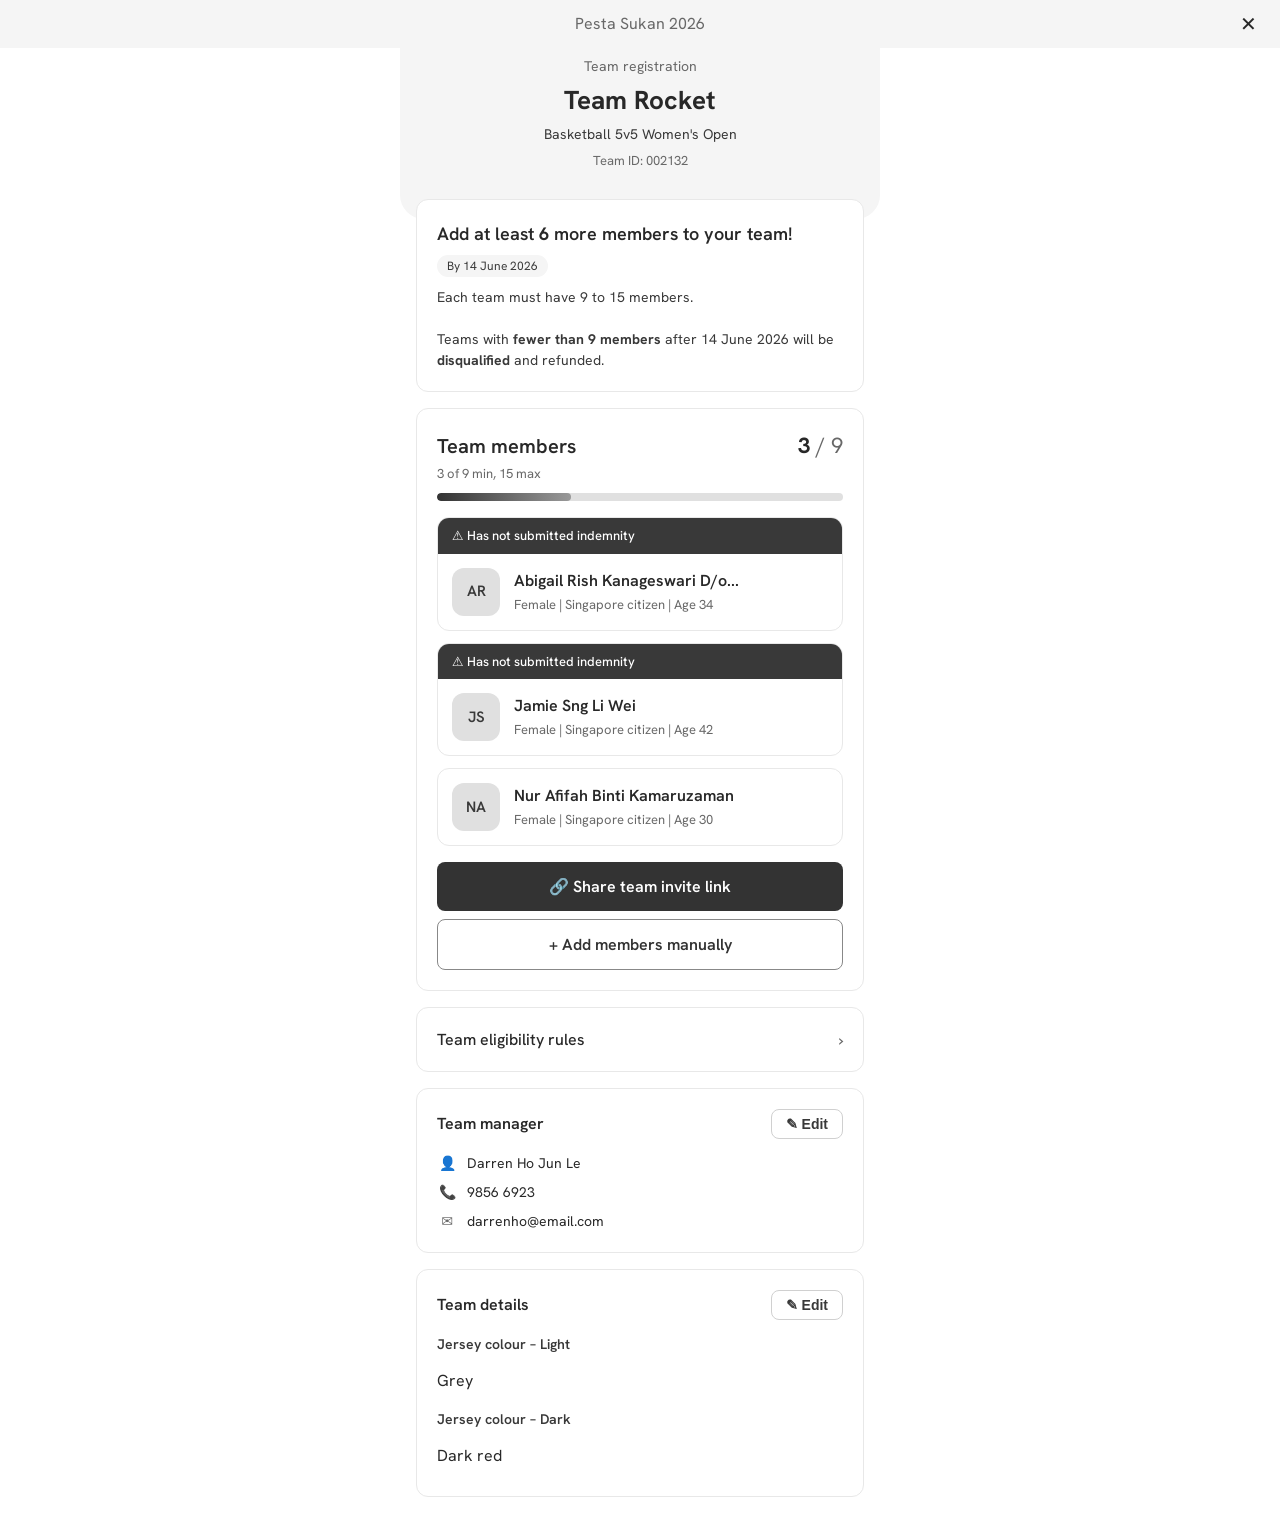
<file: team-manager.html>
<!DOCTYPE html>
<html lang="en">

<head>
  <meta charset="UTF-8">
  <meta name="viewport" content="width=device-width, initial-scale=1.0">
  <title>Team Manager – Your Games – Pesta Sukan 2026</title>
  <link rel="stylesheet" href="shared/styles.css">
</head>

<body>
  <div class="app">

    <!-- ========== SCREEN 1: TEAM REGISTRATION DETAILS ========== -->
    <div class="screen active" id="team-detail" style="padding-bottom:0">
      <!-- Sticky header -->
      <div class="comp-header"
        style="background:var(--color-bg-light);position:fixed;top:0;left:0;right:0;z-index:100;border-bottom:none">
        <span></span>
        <span class="comp-header__title">Pesta Sukan 2026</span>
        <button class="comp-header__close" data-goto="your-games">&#10005;</button>
      </div>

      <!-- Gray curved header -->
      <div
        style="background:var(--color-bg-light);padding:56px 16px 48px;text-align:center;border-radius:0 0 24px 24px">
        <div style="font-size:14px;color:var(--color-text-light)">Team registration</div>
        <div style="font-size:26px;font-weight:700;margin-top:4px">Team Rocket</div>
        <div style="font-size:14px;color:var(--color-text-medium);margin-top:4px">Basketball 5v5 Women's Open</div>
        <div style="font-size:13px;color:var(--color-text-light);margin-top:6px">Team ID: 002132</div>
      </div>

      <div style="padding:0 16px 24px;margin-top:-20px">
        <!-- Alert -->
        <div
          style="background:#fff;border:1px solid var(--color-border-light);border-radius:var(--radius-lg);padding:20px;margin-bottom:16px">
          <div style="font-size:18px;font-weight:600;color:var(--color-text-dark);margin-bottom:6px">Add at least
            <strong>6</strong> more members to your team!
          </div>
          <div
            style="display:inline-block;padding:2px 10px;border-radius:999px;font-size:12px;background:var(--color-bg-light);color:var(--color-text-medium);margin-bottom:10px">
            By 14 June 2026</div>
          <div style="font-size:14px;color:var(--color-text-medium);line-height:1.5">Each team must have 9 to 15
            members.<br><br>Teams with <strong>fewer than 9 members</strong> after 14 June 2026 will be
            <strong>disqualified</strong> and refunded.
          </div>
        </div>

        <!-- Team members -->
        <div
          style="background:#fff;border:1px solid var(--color-border-light);border-radius:var(--radius-lg);padding:20px;margin-bottom:16px">
          <div style="display:flex;justify-content:space-between;align-items:baseline">
            <div style="font-size:20px;font-weight:600;color:var(--color-text-dark)">Team members</div>
            <div style="font-size:22px;font-weight:700;color:var(--color-text-dark)">3 <span
                style="font-weight:400;color:var(--color-text-light)">/ 9</span></div>
          </div>
          <div style="font-size:13px;color:var(--color-text-light);margin-top:2px">3 of 9 min, 15 max</div>
          <div class="team-progress-bar" style="margin:10px 0 16px">
            <div class="team-progress-bar__fill" style="width:33%"></div>
          </div>

          <!-- Member 1: AR with warning banner attached -->
          <div
            style="border:1px solid var(--color-border-light);border-radius:var(--radius-lg);overflow:hidden;margin-bottom:12px;cursor:pointer"
            onclick="openMemberSheet('ar')">
            <div
              style="background:var(--color-text-medium);color:#fff;font-size:13px;font-weight:500;padding:8px 14px;display:flex;align-items:center;gap:6px">
              &#9888; Has not submitted indemnity</div>
            <div style="padding:14px;display:flex;align-items:center;gap:14px">
              <div
                style="width:48px;height:48px;border-radius:12px;background:#E0E0E0;display:flex;align-items:center;justify-content:center;font-size:15px;font-weight:600;color:var(--color-text-medium);flex-shrink:0">
                AR</div>
              <div style="min-width:0">
                <div
                  style="font-size:16px;font-weight:600;color:var(--color-text-dark);white-space:nowrap;overflow:hidden;text-overflow:ellipsis">
                  Abigail Rish Kanageswari D/o...</div>
                <div style="font-size:13px;color:var(--color-text-light);margin-top:2px">Female | Singapore citizen |
                  Age 34</div>
              </div>
            </div>
          </div>

          <!-- Member 2: JS with warning banner attached -->
          <div
            style="border:1px solid var(--color-border-light);border-radius:var(--radius-lg);overflow:hidden;margin-bottom:12px;cursor:pointer"
            onclick="openMemberSheet('js')">
            <div
              style="background:var(--color-text-medium);color:#fff;font-size:13px;font-weight:500;padding:8px 14px;display:flex;align-items:center;gap:6px">
              &#9888; Has not submitted indemnity</div>
            <div style="padding:14px;display:flex;align-items:center;gap:14px">
              <div
                style="width:48px;height:48px;border-radius:12px;background:#E0E0E0;display:flex;align-items:center;justify-content:center;font-size:15px;font-weight:600;color:var(--color-text-medium);flex-shrink:0">
                JS</div>
              <div style="min-width:0">
                <div style="font-size:16px;font-weight:600;color:var(--color-text-dark)">Jamie Sng Li Wei</div>
                <div style="font-size:13px;color:var(--color-text-light);margin-top:2px">Female | Singapore citizen |
                  Age 42</div>
              </div>
            </div>
          </div>

          <!-- Member 3: NA -->
          <div
            style="border:1px solid var(--color-border-light);border-radius:var(--radius-lg);padding:14px;display:flex;align-items:center;gap:14px;margin-bottom:16px;cursor:pointer"
            onclick="openMemberSheet('na')">
            <div
              style="width:48px;height:48px;border-radius:12px;background:#E0E0E0;display:flex;align-items:center;justify-content:center;font-size:15px;font-weight:600;color:var(--color-text-medium);flex-shrink:0">
              NA</div>
            <div style="min-width:0">
              <div style="font-size:16px;font-weight:600;color:var(--color-text-dark)">Nur Afifah Binti Kamaruzaman
              </div>
              <div style="font-size:13px;color:var(--color-text-light);margin-top:2px">Female | Singapore citizen | Age
                30</div>
            </div>
          </div>

          <button class="btn btn--primary" style="margin-bottom:8px" onclick="PS.openInviteModal()">&#128279; Share team
            invite link</button>
          <button class="btn btn--secondary">+ Add members manually</button>
        </div>

        <!-- Team eligibility rules -->
        <div
          style="background:#fff;border:1px solid var(--color-border-light);border-radius:var(--radius-lg);padding:18px 20px;margin-bottom:16px;display:flex;align-items:center;justify-content:space-between;cursor:pointer">
          <div style="font-size:16px;font-weight:500;color:var(--color-text-dark)">Team eligibility rules</div>
          <span style="font-size:18px;color:var(--color-text-light)">&#8250;</span>
        </div>

        <!-- Team manager -->
        <div
          style="background:#fff;border:1px solid var(--color-border-light);border-radius:var(--radius-lg);padding:20px;margin-bottom:16px">
          <div style="display:flex;align-items:center;justify-content:space-between;margin-bottom:14px">
            <div style="font-size:16px;font-weight:600;color:var(--color-text-dark)">Team manager</div>
            <button class="section-box__edit">&#9998; Edit</button>
          </div>
          <div class="manager-details">
            <div class="manager-detail"><span class="manager-detail__icon">&#128100;</span><span>Darren Ho Jun Le</span>
            </div>
            <div class="manager-detail"><span class="manager-detail__icon">&#128222;</span><span>9856 6923</span></div>
            <div class="manager-detail"><span class="manager-detail__icon">&#9993;</span><span>darrenho@email.com</span>
            </div>
          </div>
        </div>

        <!-- Team details -->
        <div
          style="background:#fff;border:1px solid var(--color-border-light);border-radius:var(--radius-lg);padding:20px;margin-bottom:16px">
          <div style="display:flex;align-items:center;justify-content:space-between;margin-bottom:14px">
            <div style="font-size:16px;font-weight:600;color:var(--color-text-dark)">Team details</div>
            <button class="section-box__edit">&#9998; Edit</button>
          </div>
          <div class="form-group mb-8"><label class="form-label">Jersey colour – Light</label>
            <div class="form-readonly">Grey</div>
          </div>
          <div class="form-group mb-0"><label class="form-label">Jersey colour – Dark</label>
            <div class="form-readonly">Dark red</div>
          </div>
        </div>
      </div>
    </div>

    <!-- ========== SCREEN 2: YOUR GAMES DASHBOARD ========== -->
    <div class="screen" id="your-games">
      <div class="gov-masthead">
        <div class="gov-masthead__icon"></div>
        <span>A Singapore Government Agency Website</span>
        <a class="gov-masthead__link" href="#">How to identify &#8744;</a>
      </div>

      <h1 class="dashboard-title" style="padding-top:20px">Your games</h1>

      <div class="dashboard-tabs">
        <div class="dashboard-tab active">Upcoming (3)</div>
        <div class="dashboard-tab">Past (7)</div>
        <div class="dashboard-tab">Cancelled (2)</div>
      </div>

      <!-- Your team: Basketball Women's Open 5v5 -->
      <div class="dashboard-card">
        <div class="dashboard-card__body" style="padding-bottom:0">
          <div class="dashboard-card__sport">BASKETBALL</div>
          <div class="dashboard-card__event">Women's Open 5v5</div>
          <div class="dashboard-card__meta">
            <div class="dashboard-card__meta-item"><span>&#128197;</span><span>20 August – 25 September 2026</span>
            </div>
            <div class="dashboard-card__meta-item"><span>&#128205;</span><span>Clementi Sport Hall</span></div>
          </div>
        </div>
        <div style="padding:12px 16px;text-align:center"><button class="btn btn--secondary btn--small"
            style="display:inline-flex">View event details</button></div>
        <hr class="divider" style="margin:0">
        <div style="padding:12px 16px">
          <div style="font-size:13px;font-weight:600;color:var(--color-text-medium);margin-bottom:8px">Your team</div>
          <div
            style="border:1px solid var(--color-border-light);border-radius:var(--radius-md);cursor:pointer;margin-bottom:4px"
            onclick="PS.goTo('team-detail')">
            <div style="display:flex;align-items:center;justify-content:space-between;padding:12px 14px">
              <span style="font-size:14px;font-weight:500;color:var(--color-text-dark)">Team Rocket</span>
              <span style="color:var(--color-text-light)">&#8594;</span>
            </div>
          </div>
          <div style="font-size:12px;color:var(--color-text-light);display:flex;align-items:center;gap:4px">&#9888;
            Still missing 3 team members</div>
        </div>
      </div>

      <!-- Your child's games -->
      <div style="font-size:20px;font-weight:700;padding:24px 16px 12px;color:var(--color-text-dark)">Your child's games
      </div>

      <div class="dashboard-card">
        <div class="dashboard-card__body" style="padding-bottom:0">
          <div class="dashboard-card__sport">PICKLEBALL</div>
          <div class="dashboard-card__event">Girls' Youth U14 Singles</div>
          <div class="dashboard-card__meta">
            <div class="dashboard-card__meta-item"><span>&#128197;</span><span>11 July – 2 August 2026</span></div>
            <div class="dashboard-card__meta-item"><span>&#128205;</span><span>Bukit Canberra Sport Hall</span></div>
          </div>
        </div>
        <div style="padding:12px 16px;text-align:center"><button class="btn btn--secondary btn--small"
            style="display:inline-flex">View event details</button></div>
        <hr class="divider" style="margin:0">
        <div style="padding:12px 16px">
          <div
            style="display:flex;align-items:center;justify-content:space-between;padding:10px 14px;border:1px solid var(--color-border-light);border-radius:var(--radius-md)">
            <span style="font-size:14px;color:#1768BE;font-weight:500">Jamie Ho Yun Ling</span>
            <span style="color:var(--color-text-light)">&#8594;</span>
          </div>
        </div>
      </div>

      <!-- Athletes you manage -->
      <div style="font-size:20px;font-weight:700;padding:24px 16px 12px;color:var(--color-text-dark)">Athletes you
        manage</div>

      <!-- Men's Open 5v5 -->
      <div class="dashboard-card">
        <div class="dashboard-card__body" style="padding-bottom:0">
          <div class="dashboard-card__sport">BASKETBALL</div>
          <div class="dashboard-card__event">Men's Open 5v5</div>
          <div class="dashboard-card__meta">
            <div class="dashboard-card__meta-item"><span>&#128197;</span><span>20 August – 25 September 2026</span>
            </div>
            <div class="dashboard-card__meta-item"><span>&#128205;</span><span>Clementi Sport Hall</span></div>
          </div>
        </div>
        <div style="padding:12px 16px;text-align:center"><button class="btn btn--secondary btn--small"
            style="display:inline-flex">View event details</button></div>
        <hr class="divider" style="margin:0">
        <div style="padding:12px 16px">
          <div style="border:1px solid var(--color-border-light);border-radius:var(--radius-md);margin-bottom:4px">
            <div style="display:flex;align-items:center;justify-content:space-between;padding:12px 14px">
              <span style="font-size:14px;font-weight:500;color:var(--color-text-dark)">Team Airplane</span>
              <span style="color:var(--color-text-light)">&#8594;</span>
            </div>
          </div>
          <div
            style="font-size:12px;color:var(--color-text-light);display:flex;align-items:center;gap:4px;margin-bottom:8px">
            &#9888; Still missing 2 team members</div>
          <div id="extra-teams-1" style="display:none">
            <div style="border:1px solid var(--color-border-light);border-radius:var(--radius-md);margin-bottom:8px">
              <div style="display:flex;align-items:center;justify-content:space-between;padding:12px 14px">
                <span style="font-size:14px;font-weight:500;color:var(--color-text-dark)">Team Helicopter</span>
                <span style="color:var(--color-text-light)">&#8594;</span>
              </div>
            </div>
          </div>
          <button
            onclick="var el=document.getElementById('extra-teams-1');if(el.style.display==='none'){el.style.display='block';this.innerHTML='Show less &#8743;'}else{el.style.display='none';this.innerHTML='Show more &#8744;'}"
            style="font-size:14px;font-weight:600;color:#1768BE;border:none;background:none;cursor:pointer;padding:0;display:flex;align-items:center;gap:4px;margin:0 auto">Show
            more &#8744;</button>
        </div>
      </div>

      <!-- Girls' Youth U14 5v5 -->
      <div class="dashboard-card" style="margin-top:12px">
        <div class="dashboard-card__body" style="padding-bottom:0">
          <div class="dashboard-card__sport">BASKETBALL</div>
          <div class="dashboard-card__event">Girls' Youth U14 5v5</div>
          <div class="dashboard-card__meta">
            <div class="dashboard-card__meta-item"><span>&#128197;</span><span>11 July – 2 August 2026</span></div>
            <div class="dashboard-card__meta-item"><span>&#128205;</span><span>Bukit Canberra Sport Hall</span></div>
          </div>
        </div>
        <div style="padding:12px 16px;text-align:center"><button class="btn btn--secondary btn--small"
            style="display:inline-flex">View event details</button></div>
        <hr class="divider" style="margin:0">
        <div style="padding:12px 16px">
          <div style="border:1px solid var(--color-border-light);border-radius:var(--radius-md)">
            <div style="display:flex;align-items:center;justify-content:space-between;padding:12px 14px">
              <span style="font-size:14px;font-weight:500;color:var(--color-text-dark)">Team Boat</span>
              <span style="color:var(--color-text-light)">&#8594;</span>
            </div>
          </div>
        </div>
      </div>

      <div style="height:80px"></div>

      <div class="tab-bar">
        <div class="tab-bar__item">
          <div class="tab-bar__icon">&#128269;</div><span>Explore</span>
        </div>
        <div class="tab-bar__item active">
          <div class="tab-bar__icon">&#127941;</div><span>Your games</span>
        </div>
        <div class="tab-bar__item">
          <div class="tab-bar__icon">&#128100;</div><span>Profile</span>
        </div>
      </div>
    </div>

    <!-- Bottom sheet for member details -->
    <div class="bottom-sheet" id="member-sheet">
      <div class="bottom-sheet__overlay" onclick="closeMemberSheet()"></div>
      <div class="bottom-sheet__content" style="padding:0;max-height:90vh">
        <div
          style="position:sticky;top:0;background:#fff;z-index:1;display:flex;justify-content:flex-end;padding:16px 16px 0">
          <button onclick="closeMemberSheet()"
            style="border:none;background:none;font-size:20px;cursor:pointer;color:var(--color-text-dark);padding:4px">&#10005;</button>
        </div>
        <div style="padding:0 20px;overflow-y:auto">
          <h2 style="font-size:22px;font-weight:700;color:var(--color-text-dark);margin-bottom:12px">Member details</h2>
          <div id="member-sheet-badge" style="margin-bottom:16px"></div>
          <div id="member-sheet-fields"></div>
          <hr class="divider">
          <h3 style="font-size:16px;font-weight:600;color:var(--color-text-dark);margin-bottom:14px">Emergency contact
          </h3>
          <div id="member-sheet-emergency"></div>
        </div>
        <div
          style="display:flex;gap:12px;padding:16px 20px;border-top:1px solid var(--color-border-light);background:#fff;position:sticky;bottom:0">
          <button class="btn btn--secondary" style="flex:1" onclick="closeMemberSheet()">&#9998; Edit</button>
          <button class="btn btn--secondary" style="flex:1;color:var(--color-error);border-color:var(--color-error)"
            onclick="closeMemberSheet()">&#10005; Remove</button>
        </div>
      </div>
    </div>

  </div>

  <script src="shared/components.js"></script>
  <script>
    const memberData = {
      ar: {
        badge: '<span class="pill" style="color:var(--color-warning);border-color:var(--color-warning)">&#9888; Has not submitted indemnity</span>',
        fields: [
          ['Name of athlete', 'Abigail Rish Kanageswari D/o Loganathan'],
          ['NRIC or FIN', 'S8082763B'],
          ['Citizenship / Residency status', 'Singaporean Citizen'],
          ['Gender', 'Female'],
          ['Date of birth', '26 June 1980'],
          ['Mobile number', '98566923'],
          ['Email address', 'abigail.rish@email.com'],
          ['Jersey number', '13']
        ],
        emergency: [
          ['Name of emergency contact', 'Loganathan Kandasamy'],
          ['Relationship', 'Father'],
          ['Mobile number', '980028125'],
          ['Email address (optional)', '–']
        ]
      },
      js: {
        badge: '<span class="pill" style="color:var(--color-warning);border-color:var(--color-warning)">&#9888; Has not submitted indemnity</span>',
        fields: [
          ['Name of athlete', 'Jamie Sng Li Wei'],
          ['NRIC or FIN', 'S9234567A'],
          ['Citizenship / Residency status', 'Singapore Citizen'],
          ['Gender', 'Female'],
          ['Date of birth', '15 March 1984'],
          ['Mobile number', '91234567'],
          ['Email address', 'jamie.sng@email.com'],
          ['Jersey number', '7']
        ],
        emergency: [
          ['Name of emergency contact', 'Sng Wei Liang'],
          ['Relationship', 'Spouse'],
          ['Mobile number', '92345678'],
          ['Email address (optional)', 'weiliang@email.com']
        ]
      },
      na: {
        badge: '',
        fields: [
          ['Name of athlete', 'Nur Afifah Binti Kamaruzaman'],
          ['NRIC or FIN', 'S8082763B'],
          ['Citizenship / Residency status', 'Singapore Citizen'],
          ['Gender', 'Female'],
          ['Date of birth', '12 July 1996'],
          ['Mobile number', '99327476'],
          ['Email address', 'nur.afifah@email.com'],
          ['Jersey number', '10']
        ],
        emergency: [
          ['Name of emergency contact', 'Kamaruzaman'],
          ['Relationship', 'Parent'],
          ['Mobile number', '96615472'],
          ['Email address (optional)', 'kamaruzaman@email.com']
        ]
      }
    };

    function renderFields(fields) {
      return fields.map(([label, value]) =>
        '<div style="margin-bottom:16px"><div class="form-label">' + label + '</div><div class="form-readonly" style="padding:4px 0">' + value + '</div></div>'
      ).join('');
    }

    function openMemberSheet(id) {
      const m = memberData[id];
      if (!m) return;
      document.getElementById('member-sheet-badge').innerHTML = m.badge;
      document.getElementById('member-sheet-fields').innerHTML = renderFields(m.fields);
      document.getElementById('member-sheet-emergency').innerHTML = renderFields(m.emergency);
      document.getElementById('member-sheet').classList.add('active');
      document.body.style.overflow = 'hidden';
    }

    function closeMemberSheet() {
      document.getElementById('member-sheet').classList.remove('active');
      document.body.style.overflow = '';
    }

    document.addEventListener('DOMContentLoaded', () => {
      document.querySelectorAll('.dashboard-tab').forEach(tab => {
        tab.addEventListener('click', () => {
          document.querySelectorAll('.dashboard-tab').forEach(t => t.classList.remove('active'));
          tab.classList.add('active');
        });
      });
    });
  </script>
</body>

</html>
</file>
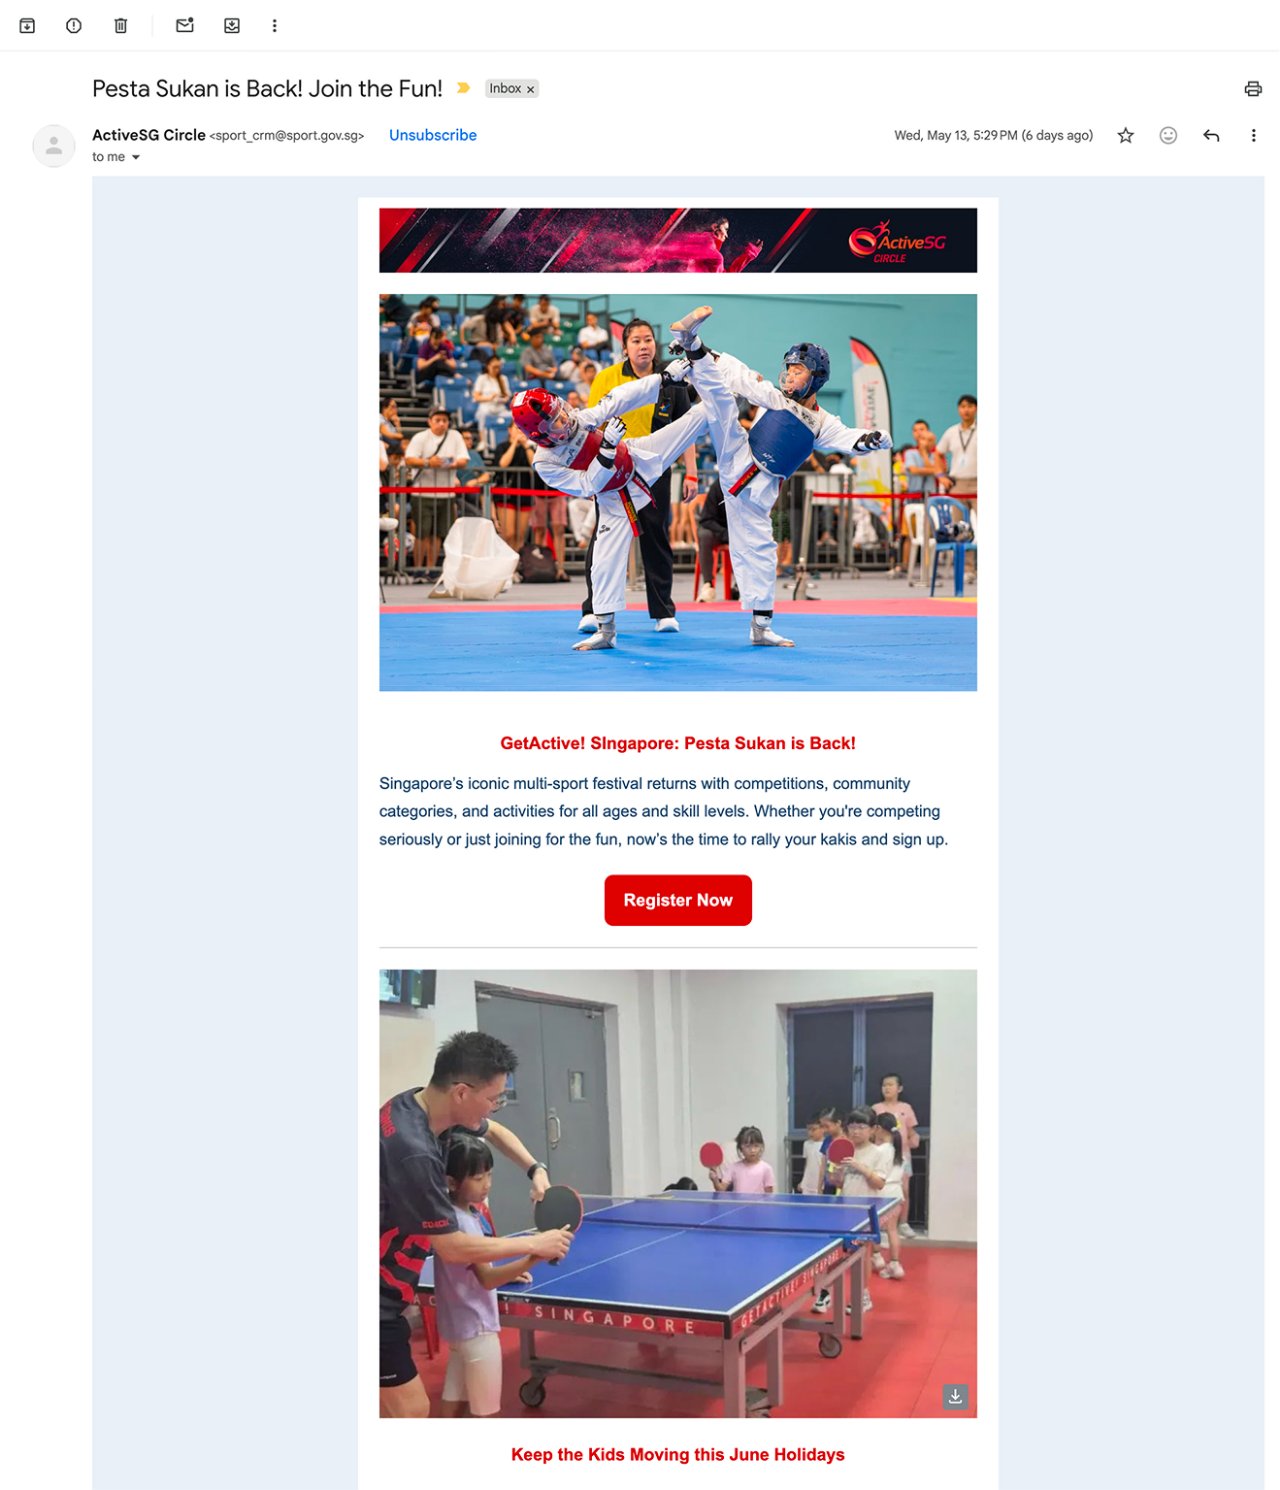
<file: team-registration-desktop.html>
<!DOCTYPE html>
<html lang="en">

<head>
  <meta charset="UTF-8">
  <meta name="viewport" content="width=device-width, initial-scale=1.0">
  <title>Team Registration (Desktop) – Pesta Sukan 2026</title>
  <link rel="stylesheet" href="shared/styles.css">
  <style>
    body {
      background: #fff;
    }

    .d-nav {
      display: flex;
      align-items: center;
      justify-content: space-between;
      padding: 10px 32px;
      border-bottom: 1px solid var(--color-border-light);
      background: #fff;
    }

    .d-nav__logo {
      font-size: 14px;
      font-weight: 700;
      color: #DB0000;
      display: flex;
      align-items: center;
      gap: 8px;
      text-transform: uppercase;
      letter-spacing: 1px;
    }

    .d-nav__logo-icon {
      font-size: 20px;
    }

    .d-nav__links {
      display: flex;
      align-items: center;
      gap: 24px;
      font-size: 14px;
      color: var(--color-text-medium);
    }

    .d-nav__avatar {
      width: 32px;
      height: 32px;
      border-radius: 50%;
      background: var(--color-bg-light);
      border: 1px solid var(--color-border);
      display: flex;
      align-items: center;
      justify-content: center;
      font-size: 13px;
      font-weight: 600;
      color: var(--color-text-medium);
    }

    .d-header {
      display: flex;
      align-items: center;
      justify-content: center;
      padding: 14px 32px;
      border-bottom: 1px solid var(--color-border-light);
      background: #fff;
      position: relative;
    }

    .d-header__inner {
      display: flex;
      align-items: center;
      justify-content: space-between;
      width: 100%;
      max-width: 560px;
    }

    .d-header__back {
      display: flex;
      align-items: center;
      gap: 6px;
      font-size: 14px;
      color: var(--color-text-dark);
      cursor: pointer;
      border: none;
      background: none;
    }

    .d-header__title {
      font-size: 14px;
      color: var(--color-text-light);
      position: absolute;
      left: 50%;
      transform: translateX(-50%);
    }

    .d-header__close {
      border: none;
      background: none;
      font-size: 18px;
      cursor: pointer;
      color: var(--color-text-dark);
    }

    .d-form {
      max-width: 560px;
      margin: 0 auto;
      padding: 32px 24px 120px;
    }

    .d-progress {
      display: flex;
      gap: 0;
      margin-bottom: 8px;
    }

    .d-progress__seg {
      flex: 1;
      height: 4px;
      background: var(--color-progress-inactive);
    }

    .d-progress__seg.active {
      background: var(--color-progress-active);
    }

    .d-progress__seg+.d-progress__seg {
      margin-left: 4px;
    }

    .d-progress-labels {
      display: flex;
      margin-bottom: 24px;
    }

    .d-progress-label {
      flex: 1;
      font-size: 13px;
      color: var(--color-text-light);
      padding-top: 8px;
    }

    .d-progress-label.active {
      color: var(--color-text-dark);
      font-weight: 600;
    }

    .d-footer {
      position: fixed;
      bottom: 0;
      left: 0;
      right: 0;
      background: #fff;
      border-top: 1px solid var(--color-border-light);
      padding: 12px 32px;
      z-index: 200;
    }

    .d-footer__inner {
      max-width: 560px;
      margin: 0 auto;
    }

    .d-sp {
      cursor: pointer;
    }

    .d-sp__top {
      background: #fff;
    }

    .d-sp__main {
      background: linear-gradient(135deg, #E8E8E8 25%, #D8D8D8 25%, #D8D8D8 50%, #E8E8E8 50%, #E8E8E8 75%, #D8D8D8 75%);
      background-size: 40px 40px;
      min-height: 500px;
      display: flex;
      padding: 60px 80px;
      position: relative;
    }

    .d-sp__left {
      flex: 1;
      display: flex;
      flex-direction: column;
      justify-content: flex-end;
      padding-bottom: 80px;
    }

    .d-sp__right {
      width: 340px;
      background: #fff;
      border-radius: 12px;
      box-shadow: 0 4px 20px rgba(0, 0, 0, 0.1);
      padding: 24px;
      align-self: center;
    }

    .d-sp__footer {
      background: #333;
      color: #ccc;
      padding: 24px 80px;
      font-size: 13px;
    }

    .d-summary-header {
      background: var(--color-bg-light);
      padding: 32px;
      text-align: center;
    }

    .d-summary-body {
      max-width: 560px;
      margin: 0 auto;
      padding: 24px;
    }
  </style>
</head>

<body>

  <div id="desktop-app">

    <!-- ========== SCREEN -2: EMAIL (Desktop) ========== -->
    <div class="screen active" id="desktop-email-intro" style="padding:0">
      <img src="shared/DesktopPSEmail01.png" style="width:100%;display:block">
      <div style="position:relative">
        <img src="shared/DesktopPSEmail02.png" style="width:100%;display:block;margin-top:-1px">
        <div onclick="PS.goTo('desktop-page-intro')"
          style="position:absolute;left:47%;width:12%;top:23%;height:8%;cursor:pointer;z-index:10"></div>
      </div>
    </div>

    <!-- ========== SCREEN -1: PAGE/WEBSITE (Desktop) ========== -->
    <div class="screen" id="desktop-page-intro" style="padding:0">
      <img src="shared/DesktopPSPage01.png" style="width:100%;display:block">
      <div style="position:relative">
        <img src="shared/DesktopPSPage02.png" style="width:100%;display:block;margin-top:-1px">
        <div onclick="PS.goTo('sports-list-desktop')"
          style="position:absolute;left:6.5%;width:20.5%;top:3%;height:21%;cursor:pointer;z-index:10"></div>
      </div>
    </div>

    <!-- ========== SCREEN 0A: SPORTS LIST (Desktop) ========== -->
    <div class="screen" id="sports-list-desktop" style="padding:0">
      <div style="position:relative">
        <img src="shared/PestaDesktop01.png" style="width:100%;display:block">
        <div onclick="PS.goTo('sport-pickleball-desktop')"
          style="position:absolute;top:61%;left:51%;width:21%;height:19.85%;cursor:pointer;z-index:10"></div>
      </div>

      <img src="shared/PestaDesktop02.png" style="width:100%;display:block;margin-top:-1px">

      <img src="shared/PestaDesktop03.png" style="width:100%;display:block;margin-top:-1px">
    </div>

    <!-- ========== SCREEN 0B: BASKETBALL SPORT PAGE (Desktop) ========== -->
    <div class="screen" id="sport-pickleball-desktop" style="padding:0">
      <div style="position:relative">
        <img src="shared/BasketballDesktop.png" style="width:100%;display:block">
        <div onclick="PS.goTo('pickleball-categories-desktop')"
          style="position:absolute;top:83.5%;left:48%;width:26%;height:3.5%;cursor:pointer;z-index:10"></div>
      </div>
    </div>

    <!-- ========== SCREEN 0C: PICKLEBALL CATEGORIES (Desktop) ========== -->
    <div class="screen" id="pickleball-categories-desktop" style="padding:0;background:#fff">
      <div class="gov-masthead">
        <div class="gov-masthead__icon"></div><span>A Singapore Government Agency Website</span><a
          class="gov-masthead__link">How to identify &#8744;</a>
      </div>
      <div class="d-nav">
        <div class="d-nav__logo"><span class="d-nav__logo-icon">&#9917;</span> PESTA SUKAN</div>
        <div class="d-nav__links"><span>Your Games</span>
          <div class="d-nav__avatar">T</div>
        </div>
      </div>

      <!-- Sport header -->
      <div
        style="background:#f5f5f5;padding:40px 48px 32px;display:flex;align-items:center;justify-content:space-between">
        <div>
          <div style="font-size:14px;color:var(--color-text-light);margin-bottom:6px">Pesta Sukan 2026</div>
          <h1
            style="font-size:44px;font-weight:900;color:var(--color-text-dark);letter-spacing:2px;text-transform:uppercase;margin:0">
            BASKETBALL</h1>
        </div>
        <div
          style="width:80px;height:64px;background:#d0d0d0;border-radius:8px;display:flex;align-items:center;justify-content:center;font-size:28px;flex-shrink:0">
          &#9968;</div>
      </div>

      <!-- Breadcrumb -->
      <div
        style="padding:14px 48px;border-bottom:1px solid var(--color-border-light);font-size:13px;color:var(--color-text-light);display:flex;gap:8px;align-items:center">
        <span style="cursor:pointer" onclick="PS.goTo('sports-list-desktop')">GetActive Singapore</span>
        <span>&#8250;</span><span style="cursor:pointer" onclick="PS.goTo('sports-list-desktop')">Pesta Sukan</span>
        <span>&#8250;</span><span style="cursor:pointer" onclick="PS.goTo('sport-pickleball-desktop')">Sports</span>
        <span>&#8250;</span><span style="font-weight:500;color:var(--color-text-dark)">Basketball</span>
      </div>

      <!-- Main layout -->
      <div style="display:flex;max-width:1280px;margin:0 auto;padding:0 48px">

        <!-- Left sidebar -->
        <div style="width:280px;flex-shrink:0;padding-top:32px;padding-right:28px">
          <div style="border:1px solid var(--color-border-light);border-radius:var(--radius-lg);overflow:hidden">
            <!-- Card header -->
            <div
              style="padding:16px 20px;border-bottom:1px solid var(--color-border-light);display:flex;justify-content:space-between;align-items:center;background:#fff">
              <span style="font-size:17px;font-weight:700;color:var(--color-text-dark)">Filters</span>
              <button onclick="dClearFilters()"
                style="background:none;border:none;font-size:15px;color:var(--color-text-light);cursor:pointer;padding:0">Clear</button>
            </div>

            <!-- Format -->
            <div>
              <div
                style="padding:16px 20px;border-bottom:1px solid var(--color-border-light);display:flex;justify-content:space-between;align-items:center;cursor:pointer;background:#fff"
                onclick="dToggleGroup('d-fmt-body',this)">
                <span style="font-weight:700;font-size:16px;color:var(--color-text-dark)">Format</span>
                <span style="font-size:14px;transition:transform 0.2s" class="d-grp-chevron">&#8743;</span>
              </div>
              <div id="d-fmt-body"
                style="padding:16px 20px;background:var(--color-bg-light);border-bottom:1px solid var(--color-border-light)">
                <div onclick="dSelectAll('format')"
                  style="font-size:13px;color:var(--color-text-light);cursor:pointer;margin-bottom:12px">Select all
                </div>
                <div style="display:flex;flex-wrap:wrap;gap:8px">
                  <button class="d-filter-chip" data-dgroup="format" data-dvalue="3X3"
                    onclick="dToggleChip(this)">3X3</button>
                  <button class="d-filter-chip" data-dgroup="format" data-dvalue="5v5"
                    onclick="dToggleChip(this)">5v5</button>
                </div>
              </div>
            </div>

            <!-- Category -->
            <div>
              <div
                style="padding:16px 20px;border-bottom:1px solid var(--color-border-light);display:flex;justify-content:space-between;align-items:center;cursor:pointer;background:#fff"
                onclick="dToggleGroup('d-cat-body',this)">
                <span style="font-weight:700;font-size:16px;color:var(--color-text-dark)">Category</span>
                <span style="font-size:14px;transition:transform 0.2s" class="d-grp-chevron">&#8743;</span>
              </div>
              <div id="d-cat-body"
                style="padding:16px 20px;background:var(--color-bg-light);border-bottom:1px solid var(--color-border-light)">
                <div onclick="dSelectAll('category')"
                  style="font-size:13px;color:var(--color-text-light);cursor:pointer;margin-bottom:12px">Select all
                </div>
                <div style="display:flex;flex-wrap:wrap;gap:8px">
                  <button class="d-filter-chip" data-dgroup="category" data-dvalue="Open"
                    onclick="dToggleChip(this)">Open</button>
                  <button class="d-filter-chip" data-dgroup="category" data-dvalue="Masters"
                    onclick="dToggleChip(this)">Masters</button>
                  <button class="d-filter-chip" data-dgroup="category" data-dvalue="Youth"
                    onclick="dToggleChip(this)">Youth</button>
                  <button class="d-filter-chip" data-dgroup="category" data-dvalue="Corporate"
                    onclick="dToggleChip(this)">Corporate</button>
                  <button class="d-filter-chip" data-dgroup="category" data-dvalue="Wheelchair"
                    onclick="dToggleChip(this)">Wheelchair</button>
                </div>
              </div>
            </div>

            <!-- Gender -->
            <div>
              <div
                style="padding:16px 20px;border-bottom:1px solid var(--color-border-light);display:flex;justify-content:space-between;align-items:center;cursor:pointer;background:#fff"
                onclick="dToggleGroup('d-gen-body',this)">
                <span style="font-weight:700;font-size:16px;color:var(--color-text-dark)">Gender</span>
                <span style="font-size:14px;transition:transform 0.2s" class="d-grp-chevron">&#8743;</span>
              </div>
              <div id="d-gen-body" style="padding:16px 20px;background:var(--color-bg-light)">
                <div onclick="dSelectAll('gender')"
                  style="font-size:13px;color:var(--color-text-light);cursor:pointer;margin-bottom:12px">Select all
                </div>
                <div style="display:flex;flex-wrap:wrap;gap:8px">
                  <button class="d-filter-chip" data-dgroup="gender" data-dvalue="Men's"
                    onclick="dToggleChip(this)">Men's</button>
                  <button class="d-filter-chip" data-dgroup="gender" data-dvalue="Women's"
                    onclick="dToggleChip(this)">Women's</button>
                  <button class="d-filter-chip" data-dgroup="gender" data-dvalue="Boys'"
                    onclick="dToggleChip(this)">Boys'</button>
                  <button class="d-filter-chip" data-dgroup="gender" data-dvalue="Girls'"
                    onclick="dToggleChip(this)">Girls'</button>
                  <button class="d-filter-chip" data-dgroup="gender" data-dvalue="Mixed"
                    onclick="dToggleChip(this)">Mixed</button>
                </div>
              </div>
            </div>
          </div>
        </div>

        <!-- Event grid -->
        <div style="flex:1;padding:32px 0 32px 32px">
          <div id="d-event-count" style="font-size:14px;color:var(--color-text-light);margin-bottom:16px">Showing 22
            events</div>
          <div id="d-pickleball-event-list" style="display:grid;grid-template-columns:1fr 1fr;gap:12px">
            <div class="d-event-card" data-dtitle="Boys' Youth 10 3X3"
              style="border:1px solid var(--color-border-light);border-radius:var(--radius-lg);padding:20px;background:#fff">
              <div style="font-size:18px;font-weight:700;color:var(--color-text-dark);margin-bottom:12px">Boys' Youth 10
                3X3</div>
              <div
                style="display:flex;align-items:center;gap:8px;font-size:14px;color:var(--color-text-medium);margin-bottom:6px">
                <span>&#128197;</span>20 Jun – 2 Aug 2026
              </div>
              <div
                style="display:flex;align-items:center;gap:8px;font-size:14px;color:var(--color-text-medium);margin-bottom:12px">
                <span>&#128205;</span>Clementi Sport Hall
              </div>
              <div style="font-size:16px;color:var(--color-text-dark)"><strong>$30.00</strong> <span
                  style="color:var(--color-text-light)">per team</span></div>
            </div>
            <div class="d-event-card" data-dtitle="Boys' Youth 12 3X3"
              style="border:1px solid var(--color-border-light);border-radius:var(--radius-lg);padding:20px;background:#fff">
              <div style="font-size:18px;font-weight:700;color:var(--color-text-dark);margin-bottom:12px">Boys' Youth 12
                3X3</div>
              <div
                style="display:flex;align-items:center;gap:8px;font-size:14px;color:var(--color-text-medium);margin-bottom:6px">
                <span>&#128197;</span>20 Jun – 2 Aug 2026
              </div>
              <div
                style="display:flex;align-items:center;gap:8px;font-size:14px;color:var(--color-text-medium);margin-bottom:12px">
                <span>&#128205;</span>Clementi Sport Hall
              </div>
              <div style="font-size:16px;color:var(--color-text-dark)"><strong>$30.00</strong> <span
                  style="color:var(--color-text-light)">per team</span></div>
            </div>
            <div class="d-event-card" data-dtitle="Boys' Youth 14 3X3"
              style="border:1px solid var(--color-border-light);border-radius:var(--radius-lg);padding:20px;background:#fff">
              <div style="font-size:18px;font-weight:700;color:var(--color-text-dark);margin-bottom:12px">Boys' Youth 14
                3X3</div>
              <div
                style="display:flex;align-items:center;gap:8px;font-size:14px;color:var(--color-text-medium);margin-bottom:6px">
                <span>&#128197;</span>20 Jun – 2 Aug 2026
              </div>
              <div
                style="display:flex;align-items:center;gap:8px;font-size:14px;color:var(--color-text-medium);margin-bottom:12px">
                <span>&#128205;</span>Clementi Sport Hall
              </div>
              <div style="font-size:16px;color:var(--color-text-dark)"><strong>$30.00</strong> <span
                  style="color:var(--color-text-light)">per team</span></div>
            </div>
            <div class="d-event-card" data-dtitle="Boys' Youth 16 3X3"
              style="border:1px solid var(--color-border-light);border-radius:var(--radius-lg);padding:20px;background:#fff">
              <div style="font-size:18px;font-weight:700;color:var(--color-text-dark);margin-bottom:12px">Boys' Youth 16
                3X3</div>
              <div
                style="display:flex;align-items:center;gap:8px;font-size:14px;color:var(--color-text-medium);margin-bottom:6px">
                <span>&#128197;</span>20 Jun – 2 Aug 2026
              </div>
              <div
                style="display:flex;align-items:center;gap:8px;font-size:14px;color:var(--color-text-medium);margin-bottom:12px">
                <span>&#128205;</span>Clementi Sport Hall
              </div>
              <div style="font-size:16px;color:var(--color-text-dark)"><strong>$30.00</strong> <span
                  style="color:var(--color-text-light)">per team</span></div>
            </div>
            <div class="d-event-card" data-dtitle="Boys' Youth 18 3X3"
              style="border:1px solid var(--color-border-light);border-radius:var(--radius-lg);padding:20px;background:#fff">
              <div style="font-size:18px;font-weight:700;color:var(--color-text-dark);margin-bottom:12px">Boys' Youth 18
                3X3</div>
              <div
                style="display:flex;align-items:center;gap:8px;font-size:14px;color:var(--color-text-medium);margin-bottom:6px">
                <span>&#128197;</span>20 Jun – 2 Aug 2026
              </div>
              <div
                style="display:flex;align-items:center;gap:8px;font-size:14px;color:var(--color-text-medium);margin-bottom:12px">
                <span>&#128205;</span>Clementi Sport Hall
              </div>
              <div style="font-size:16px;color:var(--color-text-dark)"><strong>$30.00</strong> <span
                  style="color:var(--color-text-light)">per team</span></div>
            </div>
            <div class="d-event-card" data-dtitle="Boys' Youth 23 5v5"
              style="border:1px solid var(--color-border-light);border-radius:var(--radius-lg);padding:20px;background:#fff">
              <div style="font-size:18px;font-weight:700;color:var(--color-text-dark);margin-bottom:12px">Boys' Youth 23
                5v5</div>
              <div
                style="display:flex;align-items:center;gap:8px;font-size:14px;color:var(--color-text-medium);margin-bottom:6px">
                <span>&#128197;</span>20 Jun – 2 Aug 2026
              </div>
              <div
                style="display:flex;align-items:center;gap:8px;font-size:14px;color:var(--color-text-medium);margin-bottom:12px">
                <span>&#128205;</span>Sengkang Sports Centre
              </div>
              <div style="font-size:16px;color:var(--color-text-dark)"><strong>$90.00</strong> <span
                  style="color:var(--color-text-light)">per team</span></div>
            </div>
            <div class="d-event-card" data-dtitle="Girls' Youth 10 3X3"
              style="border:1px solid var(--color-border-light);border-radius:var(--radius-lg);padding:20px;background:#fff">
              <div style="font-size:18px;font-weight:700;color:var(--color-text-dark);margin-bottom:12px">Girls' Youth
                10 3X3</div>
              <div
                style="display:flex;align-items:center;gap:8px;font-size:14px;color:var(--color-text-medium);margin-bottom:6px">
                <span>&#128197;</span>20 Jun – 2 Aug 2026
              </div>
              <div
                style="display:flex;align-items:center;gap:8px;font-size:14px;color:var(--color-text-medium);margin-bottom:12px">
                <span>&#128205;</span>Clementi Sport Hall
              </div>
              <div style="font-size:16px;color:var(--color-text-dark)"><strong>$30.00</strong> <span
                  style="color:var(--color-text-light)">per team</span></div>
            </div>
            <div class="d-event-card" data-dtitle="Girls' Youth 12 3X3"
              style="border:1px solid var(--color-border-light);border-radius:var(--radius-lg);padding:20px;background:#fff">
              <div style="font-size:18px;font-weight:700;color:var(--color-text-dark);margin-bottom:12px">Girls' Youth
                12 3X3</div>
              <div
                style="display:flex;align-items:center;gap:8px;font-size:14px;color:var(--color-text-medium);margin-bottom:6px">
                <span>&#128197;</span>20 Jun – 2 Aug 2026
              </div>
              <div
                style="display:flex;align-items:center;gap:8px;font-size:14px;color:var(--color-text-medium);margin-bottom:12px">
                <span>&#128205;</span>Clementi Sport Hall
              </div>
              <div style="font-size:16px;color:var(--color-text-dark)"><strong>$30.00</strong> <span
                  style="color:var(--color-text-light)">per team</span></div>
            </div>
            <div class="d-event-card" data-dtitle="Girls' Youth 14 3X3"
              style="border:1px solid var(--color-border-light);border-radius:var(--radius-lg);padding:20px;background:#fff">
              <div style="font-size:18px;font-weight:700;color:var(--color-text-dark);margin-bottom:12px">Girls' Youth
                14 3X3</div>
              <div
                style="display:flex;align-items:center;gap:8px;font-size:14px;color:var(--color-text-medium);margin-bottom:6px">
                <span>&#128197;</span>20 Jun – 2 Aug 2026
              </div>
              <div
                style="display:flex;align-items:center;gap:8px;font-size:14px;color:var(--color-text-medium);margin-bottom:12px">
                <span>&#128205;</span>Clementi Sport Hall
              </div>
              <div style="font-size:16px;color:var(--color-text-dark)"><strong>$30.00</strong> <span
                  style="color:var(--color-text-light)">per team</span></div>
            </div>
            <div class="d-event-card" data-dtitle="Girls' Youth 16 3X3"
              style="border:1px solid var(--color-border-light);border-radius:var(--radius-lg);padding:20px;background:#fff">
              <div style="font-size:18px;font-weight:700;color:var(--color-text-dark);margin-bottom:12px">Girls' Youth
                16 3X3</div>
              <div
                style="display:flex;align-items:center;gap:8px;font-size:14px;color:var(--color-text-medium);margin-bottom:6px">
                <span>&#128197;</span>20 Jun – 2 Aug 2026
              </div>
              <div
                style="display:flex;align-items:center;gap:8px;font-size:14px;color:var(--color-text-medium);margin-bottom:12px">
                <span>&#128205;</span>Clementi Sport Hall
              </div>
              <div style="font-size:16px;color:var(--color-text-dark)"><strong>$30.00</strong> <span
                  style="color:var(--color-text-light)">per team</span></div>
            </div>
            <div class="d-event-card" data-dtitle="Girls' Youth 18 3X3"
              style="border:1px solid var(--color-border-light);border-radius:var(--radius-lg);padding:20px;background:#fff">
              <div style="font-size:18px;font-weight:700;color:var(--color-text-dark);margin-bottom:12px">Girls' Youth
                18 3X3</div>
              <div
                style="display:flex;align-items:center;gap:8px;font-size:14px;color:var(--color-text-medium);margin-bottom:6px">
                <span>&#128197;</span>20 Jun – 2 Aug 2026
              </div>
              <div
                style="display:flex;align-items:center;gap:8px;font-size:14px;color:var(--color-text-medium);margin-bottom:12px">
                <span>&#128205;</span>Clementi Sport Hall
              </div>
              <div style="font-size:16px;color:var(--color-text-dark)"><strong>$30.00</strong> <span
                  style="color:var(--color-text-light)">per team</span></div>
            </div>
            <div class="d-event-card" data-dtitle="Girls' Youth 23 5v5"
              style="border:1px solid var(--color-border-light);border-radius:var(--radius-lg);padding:20px;background:#fff">
              <div style="font-size:18px;font-weight:700;color:var(--color-text-dark);margin-bottom:12px">Girls' Youth
                23 5v5</div>
              <div
                style="display:flex;align-items:center;gap:8px;font-size:14px;color:var(--color-text-medium);margin-bottom:6px">
                <span>&#128197;</span>20 Jun – 2 Aug 2026
              </div>
              <div
                style="display:flex;align-items:center;gap:8px;font-size:14px;color:var(--color-text-medium);margin-bottom:12px">
                <span>&#128205;</span>Sengkang Sports Centre
              </div>
              <div style="font-size:16px;color:var(--color-text-dark)"><strong>$90.00</strong> <span
                  style="color:var(--color-text-light)">per team</span></div>
            </div>
            <div class="d-event-card" data-dtitle="Men's Open 3X3"
              style="border:1px solid var(--color-border-light);border-radius:var(--radius-lg);padding:20px;background:#fff">
              <div style="font-size:18px;font-weight:700;color:var(--color-text-dark);margin-bottom:12px">Men's Open 3X3
              </div>
              <div
                style="display:flex;align-items:center;gap:8px;font-size:14px;color:var(--color-text-medium);margin-bottom:6px">
                <span>&#128197;</span>20 Jun – 2 Aug 2026
              </div>
              <div
                style="display:flex;align-items:center;gap:8px;font-size:14px;color:var(--color-text-medium);margin-bottom:12px">
                <span>&#128205;</span>Sengkang Sports Centre
              </div>
              <div style="font-size:16px;color:var(--color-text-dark)"><strong>$45.00</strong> <span
                  style="color:var(--color-text-light)">per team</span></div>
            </div>
            <div class="d-event-card" data-dtitle="Men's Open 5v5"
              style="border:1px solid var(--color-border-light);border-radius:var(--radius-lg);padding:20px;background:#fff">
              <div style="font-size:18px;font-weight:700;color:var(--color-text-dark);margin-bottom:12px">Men's Open 5v5
              </div>
              <div
                style="display:flex;align-items:center;gap:8px;font-size:14px;color:var(--color-text-medium);margin-bottom:6px">
                <span>&#128197;</span>20 Jun – 2 Aug 2026
              </div>
              <div
                style="display:flex;align-items:center;gap:8px;font-size:14px;color:var(--color-text-medium);margin-bottom:12px">
                <span>&#128205;</span>Sengkang Sports Centre
              </div>
              <div style="font-size:16px;color:var(--color-text-dark)"><strong>$135.00</strong> <span
                  style="color:var(--color-text-light)">per team</span></div>
            </div>
            <div class="d-event-card" data-dtitle="Men's Corporate 5v5"
              style="border:1px solid var(--color-border-light);border-radius:var(--radius-lg);padding:20px;background:#fff">
              <div style="font-size:18px;font-weight:700;color:var(--color-text-dark);margin-bottom:12px">Men's
                Corporate 5v5</div>
              <div
                style="display:flex;align-items:center;gap:8px;font-size:14px;color:var(--color-text-medium);margin-bottom:6px">
                <span>&#128197;</span>20 Jun – 2 Aug 2026
              </div>
              <div
                style="display:flex;align-items:center;gap:8px;font-size:14px;color:var(--color-text-medium);margin-bottom:12px">
                <span>&#128205;</span>Sengkang Sports Centre
              </div>
              <div style="font-size:16px;color:var(--color-text-dark)"><strong>$135.00</strong> <span
                  style="color:var(--color-text-light)">per team</span></div>
            </div>
            <div class="d-event-card" data-dtitle="Men's Masters 40 &amp; Above 5v5"
              style="border:1px solid var(--color-border-light);border-radius:var(--radius-lg);padding:20px;background:#fff">
              <div style="font-size:18px;font-weight:700;color:var(--color-text-dark);margin-bottom:12px">Men's Masters
                40 &amp; Above 5v5</div>
              <div
                style="display:flex;align-items:center;gap:8px;font-size:14px;color:var(--color-text-medium);margin-bottom:6px">
                <span>&#128197;</span>20 Jun – 2 Aug 2026
              </div>
              <div
                style="display:flex;align-items:center;gap:8px;font-size:14px;color:var(--color-text-medium);margin-bottom:12px">
                <span>&#128205;</span>Sengkang Sports Centre
              </div>
              <div style="font-size:16px;color:var(--color-text-dark)"><strong>$135.00</strong> <span
                  style="color:var(--color-text-light)">per team</span></div>
            </div>
            <div class="d-event-card" data-dtitle="Men's Masters 45 &amp; Above 5v5"
              style="border:1px solid var(--color-border-light);border-radius:var(--radius-lg);padding:20px;background:#fff">
              <div style="font-size:18px;font-weight:700;color:var(--color-text-dark);margin-bottom:12px">Men's Masters
                45 &amp; Above 5v5</div>
              <div
                style="display:flex;align-items:center;gap:8px;font-size:14px;color:var(--color-text-medium);margin-bottom:6px">
                <span>&#128197;</span>20 Jun – 2 Aug 2026
              </div>
              <div
                style="display:flex;align-items:center;gap:8px;font-size:14px;color:var(--color-text-medium);margin-bottom:12px">
                <span>&#128205;</span>Sengkang Sports Centre
              </div>
              <div style="font-size:16px;color:var(--color-text-dark)"><strong>$135.00</strong> <span
                  style="color:var(--color-text-light)">per team</span></div>
            </div>
            <div class="d-event-card" data-dtitle="Men's Masters 50 &amp; Above 5v5"
              style="border:1px solid var(--color-border-light);border-radius:var(--radius-lg);padding:20px;background:#fff">
              <div style="font-size:18px;font-weight:700;color:var(--color-text-dark);margin-bottom:12px">Men's Masters
                50 &amp; Above 5v5</div>
              <div
                style="display:flex;align-items:center;gap:8px;font-size:14px;color:var(--color-text-medium);margin-bottom:6px">
                <span>&#128197;</span>20 Jun – 2 Aug 2026
              </div>
              <div
                style="display:flex;align-items:center;gap:8px;font-size:14px;color:var(--color-text-medium);margin-bottom:12px">
                <span>&#128205;</span>Sengkang Sports Centre
              </div>
              <div style="font-size:16px;color:var(--color-text-dark)"><strong>$135.00</strong> <span
                  style="color:var(--color-text-light)">per team</span></div>
            </div>
            <div class="d-event-card" data-dtitle="Women's Open 3X3"
              style="border:1px solid var(--color-border-light);border-radius:var(--radius-lg);padding:20px;background:#fff">
              <div style="font-size:18px;font-weight:700;color:var(--color-text-dark);margin-bottom:12px">Women's Open
                3X3</div>
              <div
                style="display:flex;align-items:center;gap:8px;font-size:14px;color:var(--color-text-medium);margin-bottom:6px">
                <span>&#128197;</span>20 Jun – 2 Aug 2026
              </div>
              <div
                style="display:flex;align-items:center;gap:8px;font-size:14px;color:var(--color-text-medium);margin-bottom:12px">
                <span>&#128205;</span>Sengkang Sports Centre
              </div>
              <div style="font-size:16px;color:var(--color-text-dark)"><strong>$45.00</strong> <span
                  style="color:var(--color-text-light)">per team</span></div>
            </div>
            <div class="d-event-card d-event-card--clickable" data-dtitle="Women's Open 5v5"
              onclick="PS.goTo('event-page')"
              style="border:1px solid var(--color-border-light);border-radius:var(--radius-lg);padding:20px;background:#fff;cursor:pointer">
              <div style="font-size:18px;font-weight:700;color:var(--color-text-dark);margin-bottom:12px">Women's Open
                5v5</div>
              <div
                style="display:flex;align-items:center;gap:8px;font-size:14px;color:var(--color-text-medium);margin-bottom:6px">
                <span>&#128197;</span>20 Jun – 2 Aug 2026
              </div>
              <div
                style="display:flex;align-items:center;gap:8px;font-size:14px;color:var(--color-text-medium);margin-bottom:12px">
                <span>&#128205;</span>Sengkang Sports Centre
              </div>
              <div style="font-size:16px;color:var(--color-text-dark)"><strong>$135.00</strong> <span
                  style="color:var(--color-text-light)">per team</span></div>
            </div>
            <div class="d-event-card" data-dtitle="Women's Masters 35 &amp; Above 5v5"
              style="border:1px solid var(--color-border-light);border-radius:var(--radius-lg);padding:20px;background:#fff">
              <div style="font-size:18px;font-weight:700;color:var(--color-text-dark);margin-bottom:12px">Women's
                Masters 35 &amp; Above 5v5</div>
              <div
                style="display:flex;align-items:center;gap:8px;font-size:14px;color:var(--color-text-medium);margin-bottom:6px">
                <span>&#128197;</span>20 Jun – 2 Aug 2026
              </div>
              <div
                style="display:flex;align-items:center;gap:8px;font-size:14px;color:var(--color-text-medium);margin-bottom:12px">
                <span>&#128205;</span>Sengkang Sports Centre
              </div>
              <div style="font-size:16px;color:var(--color-text-dark)"><strong>$135.00</strong> <span
                  style="color:var(--color-text-light)">per team</span></div>
            </div>
            <div class="d-event-card" data-dtitle="Mixed Wheelchair 3X3 (Inclusive Sport)"
              style="border:1px solid var(--color-border-light);border-radius:var(--radius-lg);padding:20px;background:#fff">
              <div style="font-size:18px;font-weight:700;color:var(--color-text-dark);margin-bottom:12px">Mixed
                Wheelchair 3X3 (Inclusive Sport)</div>
              <div
                style="display:flex;align-items:center;gap:8px;font-size:14px;color:var(--color-text-medium);margin-bottom:6px">
                <span>&#128197;</span>20 Jun – 2 Aug 2026
              </div>
              <div
                style="display:flex;align-items:center;gap:8px;font-size:14px;color:var(--color-text-medium);margin-bottom:12px">
                <span>&#128205;</span>Sengkang Sports Centre
              </div>
              <div style="font-size:16px;color:var(--color-text-dark)"><strong>$135.00</strong> <span
                  style="color:var(--color-text-light)">per team</span></div>
            </div>
          </div>
        </div>
      </div>

      <!-- Footer -->
      <div
        style="background:#f5f5f5;padding:40px 48px 24px;margin-top:40px;border-top:1px solid var(--color-border-light)">
        <div style="font-size:22px;font-weight:900;color:#cc0000;letter-spacing:1px;margin-bottom:24px">&#9917; PESTA
          SUKAN</div>
        <div
          style="display:flex;justify-content:space-between;align-items:center;font-size:12px;color:var(--color-text-light);padding-top:16px;border-top:1px solid var(--color-border-light)">
          <div style="display:flex;gap:20px"><span style="cursor:pointer">Privacy Statement</span><span
              style="cursor:pointer">Terms of Use</span><span style="cursor:pointer">Report Vulnerability
              &#8599;</span>
          </div>
          <span>&#169; 2026 GMS, Government of Singapore. Last updated 12 May 2026</span>
        </div>
      </div>
    </div>

    <!-- ========== SCREEN 1: EVENT DETAILS (Desktop) ========== -->
    <div class="screen" id="event-page">
      <div class="gov-masthead">
        <div class="gov-masthead__icon"></div><span>A Singapore Government Agency Website</span><a
          class="gov-masthead__link">How to identify &#8744;</a>
      </div>

      <div class="d-nav">
        <div class="d-nav__logo"><span class="d-nav__logo-icon">&#9917;</span> PESTA SUKAN</div>
        <div class="d-nav__links">
          <span style="border-bottom:3px solid var(--color-text-dark);padding-bottom:14px">Explore</span>
          <span>Your Games</span>
          <div class="d-nav__avatar">T</div>
        </div>
      </div>

      <!-- Dark hero -->
      <div style="background:linear-gradient(180deg, #888 0%, #777 40%, #555 100%);padding:0 0 28px">
        <div style="max-width:560px;margin:0 auto;padding:0 24px">
          <div style="padding:16px 0"><button
              style="border:none;background:none;color:#fff;font-size:14px;cursor:pointer;display:flex;align-items:center;gap:6px"
              data-back>&#8592; Back</button></div>
          <div style="padding:60px 0 0">
            <div style="font-size:14px;font-weight:600;text-transform:uppercase;letter-spacing:0.5px;color:#fff">
              BASKETBALL</div>
            <div style="font-size:32px;font-weight:700;color:#fff;margin-top:4px;line-height:1.2">5v5 Women's Open
            </div>
            <div style="margin-top:14px;display:flex;flex-direction:column;gap:8px">
              <div style="display:flex;align-items:center;gap:8px;color:rgba(255,255,255,0.8)"><span>&#128197;</span>
                <div>
                  <div style="font-size:12px;opacity:0.7">Tournament dates</div>
                  <div style="font-size:14px;color:#fff">20 June – 2 August 2026</div>
                </div>
              </div>
              <div style="display:flex;align-items:center;gap:8px;color:rgba(255,255,255,0.8)"><span>&#128205;</span>
                <div>
                  <div style="font-size:12px;opacity:0.7">Venue</div>
                  <div style="font-size:14px;color:#fff">Clementi Sport Hall</div>
                </div>
              </div>
            </div>
          </div>
        </div>
      </div>

      <div style="max-width:560px;margin:0 auto;padding:24px">
        <h2 style="font-size:20px;font-weight:600;margin-bottom:12px">Team eligibility</h2>
        <div style="font-size:14px;font-weight:600;color:var(--color-text-medium);margin-bottom:8px">Your team must
          have:</div>
        <ul class="eligibility-list" style="margin-bottom:16px">
          <li class="eligibility-item"><span class="eligibility-item__icon">&#10003;</span><span>9 to 15
              members</span>
          </li>
          <li class="eligibility-item"><span class="eligibility-item__icon">&#10003;</span><span>At least 70%
              Singapore
              citizens or permanent residents</span></li>
        </ul>
        <div style="font-size:14px;font-weight:600;color:var(--color-text-medium);margin-bottom:8px">Each member must
          be:</div>
        <ul class="eligibility-list" style="margin-bottom:24px">
          <li class="eligibility-item"><span class="eligibility-item__icon">&#10003;</span><span>Female</span></li>
          <li class="eligibility-item"><span class="eligibility-item__icon">&#10003;</span><span>At least 13 years old
              this year</span></li>
          <li class="eligibility-item"><span class="eligibility-item__icon">&#10003;</span><span>A Singapore citizen,
              permanent resident or foreigner with valid pass</span></li>
        </ul>

        <hr class="divider">

        <h2 style="font-size:20px;font-weight:600;margin-bottom:16px">Next steps</h2>
        <div class="timeline-step" style="padding:0">
          <div class="timeline-step__indicator">
            <div class="timeline-step__dot timeline-step__dot--filled"></div>
            <div class="timeline-step__line"></div>
          </div>
          <div class="timeline-step__content">
            <div class="timeline-step__name">Register team and pay</div>
            <div class="timeline-step__pills"><span class="pill">By 23 May 2026</span></div>
            <div class="timeline-step__desc">Only one person needs to register and pay for the team. This person will
              be
              the team manager.</div>
          </div>
        </div>
        <div class="timeline-step" style="padding:0">
          <div class="timeline-step__indicator">
            <div class="timeline-step__dot"></div>
            <div class="timeline-step__line"></div>
          </div>
          <div class="timeline-step__content">
            <div class="timeline-step__name">Add members to team</div>
            <div class="timeline-step__pills"><span class="pill pill--warning">By 14 June 2026</span></div>
            <div class="timeline-step__desc">Invite members via join link or enter their details manually. Each member
              must acknowledge the indemnity form.</div>
          </div>
        </div>
        <div class="timeline-step" style="padding:0">
          <div class="timeline-step__indicator">
            <div class="timeline-step__dot"></div>
            <div class="timeline-step__line"></div>
          </div>
          <div class="timeline-step__content">
            <div class="timeline-step__name">Attend team manager's meeting</div>
            <div class="timeline-step__desc">Date to be announced.</div>
          </div>
        </div>
        <div class="timeline-step" style="padding:0">
          <div class="timeline-step__indicator">
            <div class="timeline-step__dot"></div>
          </div>
          <div class="timeline-step__content">
            <div class="timeline-step__name">Play!</div>
            <div class="timeline-step__desc">Schedule will be released after team manager's meeting.</div>
          </div>
        </div>

        <hr class="divider" style="margin-top:24px">

        <h2 style="font-size:20px;font-weight:600;margin-bottom:12px">Rules & regulations</h2>
        <div class="rules-card">
          <div>
            <div class="rules-card__name">View Basketball Rules and Regulations</div>
            <div class="rules-card__date">PDF updated 9 Apr 2026, 4:27 pm</div>
          </div><span class="rules-card__arrow">&#8594;</span>
        </div>
      </div>

      <div style="height:100px"></div>

      <div class="d-footer">
        <div class="d-footer__inner">
          <div style="display:flex;justify-content:space-between;align-items:center;margin-bottom:8px">
            <div><span style="font-size:22px;font-weight:600">$135.00</span> <span
                style="font-size:14px;color:var(--color-text-light)">per team</span>
              <div style="font-size:13px;color:var(--color-text-light)">Register by 23 May 2026</div>
            </div>
            <span class="pill">6 spots left</span>
          </div>
          <button class="btn btn--primary" data-goto="singpass-screen">Log in with Singpass to register</button>
        </div>
      </div>
    </div>

    <!-- ========== SCREEN 1: SINGPASS (Desktop) ========== -->
    <div class="screen" id="singpass-screen" style="cursor:pointer" onclick="PS.goTo('form-step1')">
      <img src="shared/singpass-desktop.png" alt="Singpass Login" style="width:100%;display:block">
    </div>

    <!-- ========== SCREEN 2: FORM STEP 1 – TEAM DETAILS ========== -->
    <div class="screen" id="form-step1">
      <div class="d-header">
        <span class="d-header__title">Pesta Sukan 2026</span>
        <div class="d-header__inner">
          <button class="d-header__back" data-back>&#8592; Back</button>
          <button class="d-header__close" data-goto="event-page">&#10005;</button>
        </div>
      </div>

      <div class="d-form">
        <div class="d-progress">
          <div class="d-progress__seg active"></div>
          <div class="d-progress__seg"></div>
          <div class="d-progress__seg"></div>
        </div>
        <div class="d-progress-labels">
          <div class="d-progress-label active">Team details</div>
          <div class="d-progress-label">Review</div>
          <div class="d-progress-label">Payment</div>
        </div>

        <h1 style="font-size:28px;font-weight:700;margin-bottom:24px">Register your team</h1>

        <div class="event-summary" style="margin:0 0 24px">
          <div class="event-summary__sport">BASKETBALL</div>
          <div class="event-summary__name">5v5 Women's Open</div>
          <div class="event-summary__details">
            <div class="event-summary__detail"><span class="event-summary__detail-icon">&#128197;</span><span>28 June
                –
                3 August 2026</span></div>
            <div class="event-summary__detail"><span class="event-summary__detail-icon">&#128205;</span><span>Clementi
                Sport Hall</span></div>
          </div>
          <div class="event-summary__price">$135.00 per team</div>
        </div>

        <div class="section-box" style="margin:0 0 24px">
          <div class="section-box__header">
            <h2 class="section-box__title">Team manager details</h2><span class="section-box__chevron">&#9650;</span>
          </div>
          <div class="section-box__content">
            <div class="form-group" data-required>
              <label class="form-label">Name of team manager</label>
              <input type="text" class="form-input form-input--readonly" value="Darren Ho Jun Le" readonly
                data-field="manager-name">
            </div>
            <div class="form-group" data-required>
              <label class="form-label">Mobile number</label>
              <div class="form-input-wrapper"><input type="tel" class="form-input" value="98566923"
                  data-field="manager-mobile"><button class="form-clear">&#10005;</button></div>
              <div class="form-error">This field is required</div>
            </div>
            <div class="form-group" data-required>
              <label class="form-label">Email address</label>
              <div class="form-input-wrapper"><input type="email" class="form-input" value="darrenho@email.com"
                  data-field="manager-email"><button class="form-clear">&#10005;</button></div>
              <div class="form-error">This field is required</div>
            </div>
            <div class="alert-box">
              <div class="alert-box__icon">i</div>
              <div class="alert-box__text">As team manager, you'll register, pay, and add members to your team.</div>
            </div>
          </div>
        </div>

        <div class="section-box" style="margin:0 0 24px">
          <div class="section-box__header">
            <h2 class="section-box__title">Team details</h2><span class="section-box__chevron">&#9650;</span>
          </div>
          <div class="section-box__content">
            <div class="form-group" data-required>
              <label class="form-label">Team name</label>
              <input type="text" class="form-input" placeholder="" data-field="team-name">
              <div class="form-error">This field is required</div>
            </div>
            <div class="form-group">
              <label class="form-label">Jersey colour – Light</label>
              <div class="form-helper">Light coloured jersey is used for home matches</div>
              <input type="text" class="form-input" placeholder="White" data-field="jersey-light">
            </div>
            <div class="form-group">
              <label class="form-label">Jersey colour – Dark</label>
              <div class="form-helper">Dark coloured jersey is used for away matches</div>
              <input type="text" class="form-input" placeholder="Dark blue" data-field="jersey-dark">
            </div>

            <div class="upload-zone" id="jersey-upload">
              <div class="upload-zone__title">Upload picture(s) of your light and dark coloured jerseys</div>
              <div class="upload-zone__subtitle">Both jerseys can be in a single photo.</div>
              <div class="upload-info">
                Maximum size per file: 2 MB<br>
                Supported file types: .JPG, .JPEG, .PNG
              </div>
              <div id="jersey-file-list" style="display:none">
                <div class="upload-file-card">
                  <span class="upload-file-card__name">light and dark jersey.jpeg</span>
                  <span class="upload-file-card__size">321 KB</span>
                  <button class="upload-file-card__remove" onclick="removeJerseyFile()">
                    <svg width="14" height="16" viewBox="0 0 14 16" fill="none">
                      <path
                        d="M1 4h12M4.5 4V2.5a1 1 0 011-1h3a1 1 0 011 1V4M5.5 7v4.5M8.5 7v4.5M2.5 4l.5 9a1.5 1.5 0 001.5 1.5h5A1.5 1.5 0 0011 13l.5-9"
                        stroke="currentColor" stroke-width="1.3" stroke-linecap="round" stroke-linejoin="round" />
                    </svg>
                  </button>
                </div>
              </div>
              <div class="upload-zone__actions">
                <button class="btn btn--secondary" style="width:auto" onclick="simulateJerseyUpload()">Upload
                  files</button>
                <span class="upload-zone__drop-hint">or drop them here</span>
              </div>
              <div class="upload-zone__error" id="jersey-upload-error">You need to upload at least 1 picture of your
                team's light and dark coloured jerseys.</div>
            </div>
          </div>
        </div>
      </div>

      <div class="d-footer">
        <div class="d-footer__inner">
          <div class="sticky-footer__timer" id="timer-form1">Holding your slot for 10:00 mins</div>
          <button class="btn btn--primary" onclick="handleStep1Continue()">Continue to review</button>
        </div>
      </div>
    </div>

    <!-- ========== SCREEN 3: REVIEW ========== -->
    <div class="screen" id="form-review">
      <div class="d-header">
        <span class="d-header__title">Pesta Sukan 2026</span>
        <div class="d-header__inner">
          <button class="d-header__back" data-back>&#8592; Back</button>
          <button class="d-header__close" data-goto="event-page">&#10005;</button>
        </div>
      </div>

      <div class="d-form">
        <div class="d-progress">
          <div class="d-progress__seg active"></div>
          <div class="d-progress__seg active"></div>
          <div class="d-progress__seg"></div>
        </div>
        <div class="d-progress-labels">
          <div class="d-progress-label active">Team details</div>
          <div class="d-progress-label active">Review</div>
          <div class="d-progress-label">Payment</div>
        </div>

        <h1 style="font-size:28px;font-weight:700;margin-bottom:24px">Review team details</h1>

        <div class="section-box" style="margin:0 0 24px">
          <div class="section-box__header">
            <h2 class="section-box__title">Team manager details</h2><span class="section-box__chevron">&#9650;</span>
          </div>
          <div class="section-box__content">
            <div class="form-group mb-8"><label class="form-label">Name of team manager</label>
              <div class="form-readonly" data-review="manager-name">Darren Ho Jun Le</div>
            </div>
            <div class="form-group mb-8"><label class="form-label">Mobile number</label>
              <div class="form-readonly" data-review="manager-mobile">98566923</div>
            </div>
            <div class="form-group mb-0"><label class="form-label">Email address</label>
              <div class="form-readonly" data-review="manager-email">darrenho@email.com</div>
            </div>
            <div class="alert-box" style="margin-top:16px">
              <div class="alert-box__icon">i</div>
              <div class="alert-box__text">As team manager, you'll register, pay, and add members to your team.</div>
            </div>
          </div>
        </div>

        <div class="section-box" style="margin:0 0 24px">
          <div class="section-box__header">
            <h2 class="section-box__title">Team details</h2><span class="section-box__chevron">&#9650;</span>
          </div>
          <div class="section-box__content">
            <div class="form-group" style="margin-bottom:24px"><label class="form-label">Team name</label>
              <div class="form-readonly" data-review="team-name">Input text</div>
            </div>
            <div class="form-group" style="margin-bottom:24px"><label class="form-label">Jersey colour – Light</label>
              <div class="form-helper">Light coloured jersey is used for home matches</div>
              <div class="form-readonly" data-review="jersey-light">Input text</div>
            </div>
            <div class="form-group mb-0"><label class="form-label">Jersey colour – Dark</label>
              <div class="form-helper">Dark coloured jersey is used for away matches</div>
              <div class="form-readonly" data-review="jersey-dark">Input text</div>
            </div>

            <div class="upload-zone" style="margin-top:24px">
              <div class="upload-zone__title">Upload picture(s) of your light and dark coloured jerseys</div>
              <div class="upload-zone__subtitle">Both jerseys can be in a single photo.</div>
              <div class="upload-info">
                Maximum size per file: 2 MB<br>
                Supported file types: .JPG, .JPEG, .PNG
              </div>
              <div class="upload-file-card" style="background:var(--color-bg-light)">
                <span class="upload-file-card__name">light and dark jersey.jpeg</span>
                <span class="upload-file-card__size">321 KB</span>
              </div>
            </div>
          </div>
        </div>
      </div>

      <div class="d-footer">
        <div class="d-footer__inner">
          <div class="sticky-footer__timer" id="timer-review">Holding your slot for 10:00 mins</div>
          <button class="btn btn--primary" data-goto="payment">Continue to payment</button>
        </div>
      </div>
    </div>

    <!-- ========== SCREEN 4: PAYMENT ========== -->
    <div class="screen" id="payment">
      <div class="d-header">
        <span class="d-header__title">Pesta Sukan 2026</span>
        <div class="d-header__inner">
          <button class="d-header__back" data-back>&#8592; Back</button>
          <button class="d-header__close" data-goto="event-page">&#10005;</button>
        </div>
      </div>

      <div class="d-form">
        <div class="d-progress">
          <div class="d-progress__seg active"></div>
          <div class="d-progress__seg active"></div>
          <div class="d-progress__seg active"></div>
        </div>
        <div class="d-progress-labels">
          <div class="d-progress-label active">Team details</div>
          <div class="d-progress-label active">Review</div>
          <div class="d-progress-label active">Payment</div>
        </div>

        <h1 style="font-size:28px;font-weight:700;margin-bottom:24px">Pay for your team</h1>

        <div class="section-box" style="margin:0 0 24px" data-payment-section="[data-field='manager-name']">
          <div class="section-box__header">
            <h2 class="section-box__title">Card details</h2><span class="section-box__chevron">&#9650;</span>
          </div>
          <div class="section-box__content">
            <div class="form-group" data-required>
              <label class="form-label">Card number</label>
              <div class="form-input-wrapper"><input type="text" class="form-input" placeholder=""
                  data-field="card-number"><button class="form-clear">&#10005;</button></div>
              <div class="form-error">This field is required</div>
            </div>
            <div class="card-row">
              <div class="form-group" data-required>
                <label class="form-label">Expiry date</label>
                <div class="form-input-wrapper"><input type="text" class="form-input" placeholder="/"
                    data-field="card-expiry"><button class="form-clear">&#10005;</button></div>
                <div class="form-error">Required</div>
              </div>
              <div class="form-group" data-required>
                <label class="form-label">CVC</label>
                <div class="form-input-wrapper"><input type="text" class="form-input" placeholder=""
                    data-field="card-cvc"><button class="form-clear">&#10005;</button></div>
                <div class="form-error">Required</div>
              </div>
            </div>
            <div class="form-group" data-required>
              <label class="form-label">Name on card</label>
              <div class="form-input-wrapper"><input type="text" class="form-input" placeholder=""
                  data-field="card-name"><button class="form-clear">&#10005;</button></div>
              <div class="form-error">This field is required</div>
            </div>
            <div class="form-group" data-required>
              <label class="form-label">Billing address</label>
              <div class="form-input-wrapper"><input type="text" class="form-input" placeholder=""
                  data-field="card-address"><button class="form-clear">&#10005;</button></div>
              <div class="form-error">This field is required</div>
            </div>
          </div>
        </div>

        <div class="payment-summary" style="margin:0 0 16px">
          <div class="payment-summary__title">TOTAL DUE</div>
          <div class="payment-summary__row"><span>Team registration fee</span><span
              class="payment-summary__amount">$135.00</span></div>
        </div>

        <div class="alert-box" style="margin:0 0 24px">
          <div class="alert-box__icon">i</div>
          <div class="alert-box__text">After paying, you'll add members to your team. Each team <strong>must have 9 to
              15 eligible members by 14 June 2026</strong>.<br><br>Teams with <strong>fewer than 9 members</strong>
            after 14 June 2026 <strong>will be disqualified and refunded</strong>.</div>
        </div>
      </div>

      <div class="d-footer">
        <div class="d-footer__inner">
          <div class="sticky-footer__timer" id="timer-payment">Holding your slot for 10:00 mins</div>
          <button class="btn btn--primary" onclick="if(PS.validate('payment')){PS.goTo('success')}">Pay and
            register</button>
        </div>
      </div>
    </div>

    <!-- ========== SCREEN 5: SUCCESS ========== -->
    <div class="screen" id="success">
      <div class="success-screen" data-success-next="team-summary">
        <div class="success-screen__icon">&#9968;</div>
        <div class="success-screen__name" style="font-size:40px">Team Rocket</div>
        <div class="success-screen__subtitle">is headed to</div>
        <div class="success-screen__event" style="font-size:32px">Basketball<br>5v5 Women's Open</div>
      </div>
    </div>

    <!-- ========== SCREEN 6: TEAM SUMMARY (Desktop) ========== -->
    <div class="screen" id="team-summary" style="padding-bottom:0">
      <div class="gov-masthead">
        <div class="gov-masthead__icon"></div><span>A Singapore Government Agency Website</span><a
          class="gov-masthead__link">How to identify &#8744;</a>
      </div>

      <div class="d-nav">
        <div class="d-nav__logo"><span class="d-nav__logo-icon">&#9917;</span> PESTA SUKAN</div>
        <div class="d-nav__links">
          <span>Explore</span>
          <span>Your Games</span>
          <div class="d-nav__avatar">T</div>
        </div>
      </div>

      <div style="background:var(--color-bg-light);padding:32px;text-align:center">
        <div style="font-size:14px;color:var(--color-text-medium)">Team registration</div>
        <div style="font-size:28px;font-weight:700;margin-top:4px">Team Rocket</div>
        <div style="font-size:14px;color:var(--color-text-medium);margin-top:4px">Basketball 5v5 Women's Open</div>
        <div style="font-size:13px;color:var(--color-text-light);margin-top:6px">Team ID: 002132</div>
      </div>

      <div class="d-summary-body">
        <!-- Alert -->
        <div
          style="background:#fff;border:1px solid var(--color-border-light);border-radius:var(--radius-lg);padding:20px;margin-bottom:16px">
          <div style="font-size:16px;font-weight:600;color:var(--color-text-dark);margin-bottom:6px">Add at least
            <strong>9</strong> more members to your team!
          </div>
          <div
            style="display:inline-block;padding:2px 10px;border-radius:999px;font-size:12px;background:var(--color-bg-light);color:var(--color-text-medium);margin-bottom:10px">
            By 14 June 2026</div>
          <div style="font-size:14px;color:var(--color-text-medium);line-height:1.5">Each team must have 9 to 15
            members.<br>Teams with <strong>fewer than 9 members</strong> after 14 June 2026 will be
            <strong>disqualified</strong> and refunded.
          </div>
        </div>

        <!-- Team members -->
        <div
          style="background:#fff;border:1px solid var(--color-border-light);border-radius:var(--radius-lg);padding:20px;margin-bottom:16px">
          <div style="display:flex;justify-content:space-between;align-items:baseline">
            <div style="font-size:20px;font-weight:600;color:var(--color-text-dark)">Team members</div>
            <div style="font-size:22px;font-weight:700;color:var(--color-text-dark)">0 <span
                style="font-weight:400;color:var(--color-text-light)">/ 9</span></div>
          </div>
          <div style="font-size:13px;color:var(--color-text-light);margin-top:2px">0 of 9 min, 15 max</div>
          <div class="team-progress-bar" style="margin:10px 0 16px">
            <div class="team-progress-bar__fill" style="width:0%"></div>
          </div>

          <div class="empty-state" style="margin-bottom:16px">
            <div class="empty-state__title">No members yet</div>
            <div class="empty-state__text">Add members by entering their details or share the team invite link with
              them.</div>
          </div>

          <button class="btn btn--primary" style="margin-bottom:8px" onclick="PS.openInviteModal()">&#128279; Share
            team
            invite link</button>
          <button class="btn btn--secondary" data-goto="add-members">+ Add members manually</button>
        </div>

        <!-- Team eligibility rules -->
        <div
          style="background:#fff;border:1px solid var(--color-border-light);border-radius:var(--radius-lg);padding:18px 20px;margin-bottom:16px;display:flex;align-items:center;justify-content:space-between;cursor:pointer">
          <div style="font-size:16px;font-weight:500;color:var(--color-text-dark)">Team eligibility rules</div>
          <span style="font-size:18px;color:var(--color-text-light)">&#8250;</span>
        </div>

        <!-- Team manager -->
        <div
          style="background:#fff;border:1px solid var(--color-border-light);border-radius:var(--radius-lg);padding:20px;margin-bottom:16px">
          <div style="display:flex;align-items:center;justify-content:space-between;margin-bottom:14px">
            <div style="font-size:16px;font-weight:600;color:var(--color-text-dark)">Team manager</div>
            <button class="section-box__edit">&#9998; Edit</button>
          </div>
          <div class="manager-details">
            <div class="manager-detail"><span class="manager-detail__icon">&#128100;</span><span>Darren Ho Jun Le</span>
            </div>
            <div class="manager-detail"><span class="manager-detail__icon">&#128222;</span><span>9856 6923</span>
            </div>
            <div class="manager-detail"><span class="manager-detail__icon">&#9993;</span><span>darrenho@email.com</span>
            </div>
          </div>
        </div>

        <!-- Team details -->
        <div
          style="background:#fff;border:1px solid var(--color-border-light);border-radius:var(--radius-lg);padding:20px;margin-bottom:32px">
          <div style="display:flex;align-items:center;justify-content:space-between;margin-bottom:14px">
            <div style="font-size:16px;font-weight:600;color:var(--color-text-dark)">Team details</div>
            <button class="section-box__edit">&#9998; Edit</button>
          </div>
          <div class="form-group mb-8"><label class="form-label">Jersey colour – Light</label>
            <div class="form-readonly">Grey</div>
          </div>
          <div class="form-group mb-0"><label class="form-label">Jersey colour – Dark</label>
            <div class="form-readonly">Dark red</div>
          </div>
        </div>
      </div>
    </div>

    <!-- ========== SCREEN 7: ADD MEMBERS ========== -->
    <div class="screen" id="add-members">
      <div class="d-header">
        <span class="d-header__title">Pesta Sukan 2026</span>
        <div class="d-header__inner">
          <button class="d-header__back" data-back>&#8592; Back</button>
          <button class="d-header__close" data-goto="team-summary">&#10005;</button>
        </div>
      </div>

      <div class="d-form">
        <div class="d-progress" style="gap:4px">
          <div class="d-progress__seg active"></div>
          <div class="d-progress__seg"></div>
        </div>
        <div class="d-progress-labels" style="margin-bottom:24px">
          <div class="d-progress-label active">Athlete details</div>
          <div class="d-progress-label">Review</div>
        </div>

        <h1 style="font-size:28px;font-weight:700;margin-bottom:24px">Add members to Team Rocket</h1>

        <!-- Team eligibility card -->
        <div
          style="border:1px solid var(--color-border-light);border-radius:var(--radius-lg);padding:20px;margin-bottom:24px">
          <div style="font-size:18px;font-weight:600;color:var(--color-text-dark);margin-bottom:12px">Team eligibility
          </div>
          <div style="font-size:13px;font-weight:600;color:var(--color-text-medium);margin-bottom:6px">Your team must
            have:</div>
          <ul class="eligibility-list" style="margin-bottom:12px">
            <li class="eligibility-item"><span class="eligibility-item__icon">&#10003;</span><span>9 to 15
                members</span></li>
            <li class="eligibility-item"><span class="eligibility-item__icon">&#10003;</span><span>At least 70%
                Singapore citizens or permanent residents</span></li>
          </ul>
          <div style="font-size:13px;font-weight:600;color:var(--color-text-medium);margin-bottom:6px">Each member
            must
            be:</div>
          <ul class="eligibility-list" style="margin-bottom:16px">
            <li class="eligibility-item"><span class="eligibility-item__icon">&#10003;</span><span>Female</span></li>
            <li class="eligibility-item"><span class="eligibility-item__icon">&#10003;</span><span>At least 13 years
                old
                this year</span></li>
            <li class="eligibility-item"><span class="eligibility-item__icon">&#10003;</span><span>A Singapore
                citizen,
                permanent resident or foreigner with valid pass</span></li>
          </ul>
          <div style="text-align:center">
            <div style="font-size:14px;font-weight:600;color:var(--color-text-dark)">Currently 0 members in Team
              Rocket
            </div>
            <div style="font-size:13px;color:var(--color-text-light);margin-top:2px">You can <strong>add 9 to
                15</strong> more members.</div>
          </div>
        </div>

        <!-- Athlete sections container -->
        <div id="athletes-container"></div>

        <!-- Add another member button -->
        <div style="text-align:center;margin-bottom:24px" id="add-member-btn-wrap">
          <button id="add-member-btn"
            style="font-size:14px;font-weight:600;color:var(--color-text-medium);border:1px solid var(--color-border);border-radius:var(--radius-md);padding:10px 20px;background:none;cursor:pointer;display:inline-flex;align-items:center;gap:6px">+
            Add another member</button>
        </div>

        <!-- Info alert -->
        <div class="alert-box" style="margin-bottom:24px">
          <div class="alert-box__icon">i</div>
          <div class="alert-box__text">An indemnity form will be emailed to each member, or if they're under 18, to
            their parent/guardian.<br><br><strong>All members must submit the indemnity form</strong> before event
            date,
            or they'll be disqualified.</div>
        </div>
      </div>

      <div class="d-footer">
        <div class="d-footer__inner">
          <button class="btn btn--primary" onclick="PS.goTo('add-members-review')">Review</button>
        </div>
      </div>
    </div>

    <!-- ========== SCREEN 8: ADD MEMBERS REVIEW ========== -->
    <div class="screen" id="add-members-review">
      <div class="d-header">
        <span class="d-header__title">Pesta Sukan 2026</span>
        <div class="d-header__inner">
          <button class="d-header__back" data-back>&#8592; Back</button>
          <button class="d-header__close" data-goto="team-summary">&#10005;</button>
        </div>
      </div>

      <div class="d-form">
        <div class="d-progress" style="gap:4px">
          <div class="d-progress__seg active"></div>
          <div class="d-progress__seg active"></div>
        </div>
        <div class="d-progress-labels" style="margin-bottom:24px">
          <div class="d-progress-label active">Athlete details</div>
          <div class="d-progress-label active">Review</div>
        </div>

        <h1 style="font-size:28px;font-weight:700;margin-bottom:24px">Review information</h1>

        <!-- Athlete 1 review -->
        <div class="section-box" style="margin:0 0 16px">
          <div class="section-box__header">
            <h2 class="section-box__title">Athlete 1: Nur Afifah Binti Kamaruzaman</h2><span
              class="section-box__chevron">&#9650;</span>
          </div>
          <div class="section-box__content">
            <div class="form-group" style="margin-bottom:20px"><label class="form-label">Name of athlete</label>
              <div class="form-readonly">Nur Afifah Binti Kamaruzaman</div>
            </div>
            <div class="form-group" style="margin-bottom:20px"><label class="form-label">NRIC or FIN</label>
              <div class="form-readonly">S8082763B</div>
            </div>
            <div class="form-group" style="margin-bottom:20px"><label class="form-label">Date of birth</label>
              <div class="form-readonly">12 July 1996</div>
            </div>
            <div class="form-group" style="margin-bottom:20px"><label class="form-label">Gender</label>
              <div class="form-readonly">Female</div>
            </div>
            <div class="form-group" style="margin-bottom:20px"><label class="form-label">Citizenship / Residency
                status</label>
              <div class="form-readonly">Singapore citizen</div>
            </div>
            <div class="form-group" style="margin-bottom:20px"><label class="form-label">Mobile number</label>
              <div class="form-readonly">99327476</div>
            </div>
            <div class="form-group" style="margin-bottom:20px"><label class="form-label">Email address</label>
              <div class="form-readonly">nur.afifah@email.com</div>
            </div>
            <div class="form-group mb-0"><label class="form-label">Jersey number</label>
              <div class="form-readonly">13</div>
            </div>
          </div>
        </div>

        <!-- Athlete 2 review -->
        <div class="section-box" style="margin:0 0 24px">
          <div class="section-box__header">
            <h2 class="section-box__title">Athlete 2: Jamie Sng Li Wei</h2><span
              class="section-box__chevron">&#9650;</span>
          </div>
          <div class="section-box__content">
            <div class="form-group" style="margin-bottom:20px"><label class="form-label">Name of athlete</label>
              <div class="form-readonly">Jamie Sng Li Wei</div>
            </div>
            <div class="form-group" style="margin-bottom:20px"><label class="form-label">NRIC or FIN</label>
              <div class="form-readonly">S8082763B</div>
            </div>
            <div class="form-group" style="margin-bottom:20px"><label class="form-label">Date of birth</label>
              <div class="form-readonly">12 July 1996</div>
            </div>
            <div class="form-group" style="margin-bottom:20px"><label class="form-label">Gender</label>
              <div class="form-readonly">Female</div>
            </div>
            <div class="form-group" style="margin-bottom:20px"><label class="form-label">Citizenship / Residency
                status</label>
              <div class="form-readonly">Singapore citizen</div>
            </div>
            <div class="form-group" style="margin-bottom:20px"><label class="form-label">Mobile number</label>
              <div class="form-readonly">99327476</div>
            </div>
            <div class="form-group" style="margin-bottom:20px"><label class="form-label">Email address</label>
              <div class="form-readonly">jamie@email.com</div>
            </div>
            <div class="form-group mb-0"><label class="form-label">Jersey number</label>
              <div class="form-readonly">15</div>
            </div>
          </div>
        </div>

        <!-- Info alert -->
        <div class="alert-box" style="margin-bottom:24px">
          <div class="alert-box__icon">i</div>
          <div class="alert-box__text">An indemnity form will be emailed to each member, or if they're under 18, to
            their parent/guardian.<br><br><strong>All members must submit the indemnity form</strong> before event
            date,
            or they'll be disqualified.</div>
        </div>
      </div>

      <div class="d-footer">
        <div class="d-footer__inner">
          <button class="btn btn--primary" data-goto="team-summary-members">Add members to team</button>
        </div>
      </div>
    </div>

    <!-- ========== SCREEN 9: TEAM SUMMARY WITH MEMBERS ========== -->
    <div class="screen" id="team-summary-members" style="padding-bottom:0">

      <div style="position:absolute;top:56px;right:24px;z-index:100;background:#fff;border:1px solid #D9D9D9;border-radius:12px;padding:16px 20px;display:flex;align-items:center;gap:12px;min-width:320px;max-width:420px;box-shadow:0 2px 12px rgba(0,0,0,0.08)">
        <div style="width:28px;height:28px;border-radius:50%;background:#2d2d2d;display:flex;align-items:center;justify-content:center;flex-shrink:0">
          <svg width="14" height="14" viewBox="0 0 14 14" fill="none"><path d="M2.5 7L5.5 10L11.5 4" stroke="#fff" stroke-width="2" stroke-linecap="round" stroke-linejoin="round"/></svg>
        </div>
        <div style="flex:1;font-size:15px;font-weight:500;color:#1a1a1a">Added 2 members to Team Rocket.</div>
        <div style="cursor:pointer;color:#999;font-size:18px;line-height:1;flex-shrink:0" onclick="this.closest('[style*=position]').style.display='none'">&times;</div>
      </div>

      <div class="gov-masthead">
        <div class="gov-masthead__icon"></div><span>A Singapore Government Agency Website</span><a
          class="gov-masthead__link">How to identify &#8744;</a>
      </div>

      <div class="d-nav">
        <div class="d-nav__logo"><span class="d-nav__logo-icon">&#9917;</span> PESTA SUKAN</div>
        <div class="d-nav__links">
          <span>Explore</span>
          <span>Your Games</span>
          <div class="d-nav__avatar">T</div>
        </div>
      </div>

      <div style="background:var(--color-bg-light);padding:32px;text-align:center">
        <div style="font-size:14px;color:var(--color-text-medium)">Team registration</div>
        <div style="font-size:28px;font-weight:700;margin-top:4px">Team Rocket</div>
        <div style="font-size:14px;color:var(--color-text-medium);margin-top:4px">Basketball 5v5 Women's Open</div>
        <div style="font-size:13px;color:var(--color-text-light);margin-top:6px">Team ID: 002132</div>
      </div>

      <div class="d-summary-body">
        <!-- Alert -->
        <div
          style="background:#fff;border:1px solid var(--color-border-light);border-radius:var(--radius-lg);padding:20px;margin-bottom:16px">
          <div style="font-size:18px;font-weight:600;color:var(--color-text-dark);margin-bottom:6px">Add at least
            <strong>6</strong> more members to your team!
          </div>
          <div
            style="display:inline-block;padding:2px 10px;border-radius:999px;font-size:12px;background:var(--color-bg-light);color:var(--color-text-medium);margin-bottom:10px">
            By 14 June 2026</div>
          <div style="font-size:14px;color:var(--color-text-medium);line-height:1.5">Each team must have 9 to 15
            members.<br>Teams with <strong>fewer than 9 members</strong> after 14 June 2026 will be
            <strong>disqualified</strong> and refunded.
          </div>
        </div>

        <!-- Team members: 3 -->
        <div
          style="background:#fff;border:1px solid var(--color-border-light);border-radius:var(--radius-lg);padding:20px;margin-bottom:16px">
          <div style="display:flex;justify-content:space-between;align-items:baseline">
            <div style="font-size:20px;font-weight:600;color:var(--color-text-dark)">Team members</div>
            <div style="font-size:22px;font-weight:700;color:var(--color-text-dark)">3 <span
                style="font-weight:400;color:var(--color-text-light)">/ 9</span></div>
          </div>
          <div style="font-size:13px;color:var(--color-text-light);margin-top:2px">3 of 9 min, 15 max</div>
          <div class="team-progress-bar" style="margin:10px 0 16px">
            <div class="team-progress-bar__fill" style="width:33%"></div>
          </div>

          <!-- AR -->
          <div
            style="border:1px solid var(--color-border-light);border-radius:var(--radius-lg);padding:14px;display:flex;align-items:center;gap:14px;margin-bottom:12px;cursor:pointer"
            onclick="openMemberModal('ar')">
            <div
              style="width:48px;height:48px;border-radius:12px;background:#E0E0E0;display:flex;align-items:center;justify-content:center;font-size:15px;font-weight:600;color:var(--color-text-medium);flex-shrink:0">
              AR</div>
            <div style="min-width:0">
              <div
                style="font-size:16px;font-weight:600;color:var(--color-text-dark);white-space:nowrap;overflow:hidden;text-overflow:ellipsis">
                Abigail Rish Kanageswari D/o Loganathan</div>
              <div style="font-size:13px;color:var(--color-text-light);margin-top:2px">Female | Singapore citizen |
                Age
                34</div>
            </div>
          </div>

          <!-- JS with warning -->
          <div
            style="border:1px solid var(--color-border-light);border-radius:var(--radius-lg);overflow:hidden;margin-bottom:12px;cursor:pointer"
            onclick="openMemberModal('js')">
            <div
              style="background:var(--color-text-medium);color:#fff;font-size:13px;font-weight:500;padding:8px 14px;display:flex;align-items:center;gap:6px">
              &#9888; Has not submitted indemnity</div>
            <div style="padding:14px;display:flex;align-items:center;gap:14px">
              <div
                style="width:48px;height:48px;border-radius:12px;background:#E0E0E0;display:flex;align-items:center;justify-content:center;font-size:15px;font-weight:600;color:var(--color-text-medium);flex-shrink:0">
                JS</div>
              <div style="min-width:0">
                <div style="font-size:16px;font-weight:600;color:var(--color-text-dark)">Jamie Sng Li Wei</div>
                <div style="font-size:13px;color:var(--color-text-light);margin-top:2px">Female | Singapore citizen |
                  Age 42</div>
              </div>
            </div>
          </div>

          <!-- NA with warning -->
          <div
            style="border:1px solid var(--color-border-light);border-radius:var(--radius-lg);overflow:hidden;margin-bottom:16px;cursor:pointer"
            onclick="openMemberModal('na')">
            <div
              style="background:var(--color-text-medium);color:#fff;font-size:13px;font-weight:500;padding:8px 14px;display:flex;align-items:center;gap:6px">
              &#9888; Has not submitted indemnity</div>
            <div style="padding:14px;display:flex;align-items:center;gap:14px">
              <div
                style="width:48px;height:48px;border-radius:12px;background:#E0E0E0;display:flex;align-items:center;justify-content:center;font-size:15px;font-weight:600;color:var(--color-text-medium);flex-shrink:0">
                NA</div>
              <div style="min-width:0">
                <div style="font-size:16px;font-weight:600;color:var(--color-text-dark)">Nur Afifah Binti Kamaruzaman
                </div>
                <div style="font-size:13px;color:var(--color-text-light);margin-top:2px">Female | Singapore citizen |
                  Age 30</div>
              </div>
            </div>
          </div>

          <button class="btn btn--primary" style="margin-bottom:8px" onclick="PS.openInviteModal()">&#128279; Share
            team
            invite link</button>
          <button class="btn btn--secondary" data-goto="add-members">+ Add members manually</button>
        </div>

        <!-- Team eligibility rules -->
        <div
          style="background:#fff;border:1px solid var(--color-border-light);border-radius:var(--radius-lg);padding:18px 20px;margin-bottom:16px;display:flex;align-items:center;justify-content:space-between;cursor:pointer">
          <div style="font-size:16px;font-weight:500;color:var(--color-text-dark)">Team eligibility rules</div>
          <span style="font-size:18px;color:var(--color-text-light)">&#8250;</span>
        </div>

        <!-- Team manager -->
        <div
          style="background:#fff;border:1px solid var(--color-border-light);border-radius:var(--radius-lg);padding:20px;margin-bottom:16px">
          <div style="display:flex;align-items:center;justify-content:space-between;margin-bottom:14px">
            <div style="font-size:16px;font-weight:600;color:var(--color-text-dark)">Team manager</div>
            <button class="section-box__edit">&#9998; Edit</button>
          </div>
          <div class="manager-details">
            <div class="manager-detail"><span class="manager-detail__icon">&#128100;</span><span>Darren Ho Jun Le</span>
            </div>
            <div class="manager-detail"><span class="manager-detail__icon">&#128222;</span><span>9856 6923</span>
            </div>
            <div class="manager-detail"><span class="manager-detail__icon">&#9993;</span><span>darrenho@email.com</span>
            </div>
          </div>
        </div>

        <!-- Team details -->
        <div
          style="background:#fff;border:1px solid var(--color-border-light);border-radius:var(--radius-lg);padding:20px;margin-bottom:32px">
          <div style="display:flex;align-items:center;justify-content:space-between;margin-bottom:14px">
            <div style="font-size:16px;font-weight:600;color:var(--color-text-dark)">Team details</div>
            <button class="section-box__edit">&#9998; Edit</button>
          </div>
          <div class="form-group mb-8"><label class="form-label">Jersey colour – Light</label>
            <div class="form-readonly">Grey</div>
          </div>
          <div class="form-group mb-0"><label class="form-label">Jersey colour – Dark</label>
            <div class="form-readonly">Dark red</div>
          </div>
        </div>
      </div>
    </div>

    <!-- Athlete details modal (desktop centered dialog) -->
    <div id="member-modal"
      style="position:fixed;inset:0;z-index:500;display:none;align-items:center;justify-content:center;background:rgba(45,45,45,0.75);padding:40px 20px">
      <div onclick="closeMemberModal()" style="position:absolute;inset:0;cursor:pointer"></div>
      <div
        style="position:relative;background:#fff;border-radius:12px;width:100%;max-width:760px;max-height:90vh;display:flex;flex-direction:column;box-shadow:0 8px 32px rgba(0,0,0,0.2)">
        <!-- Close button -->
        <button onclick="closeMemberModal()"
          style="position:absolute;top:20px;right:20px;border:none;background:none;font-size:22px;cursor:pointer;color:var(--color-text-medium);padding:4px;line-height:1;z-index:2">&#10005;</button>

        <!-- Scrollable body -->
        <div style="padding:40px 48px 32px;overflow-y:auto;flex:1">
          <div style="display:flex;align-items:center;gap:14px;margin-bottom:28px;flex-wrap:wrap">
            <h2 style="font-size:24px;font-weight:700;color:var(--color-text-dark);margin:0">Athlete details</h2>
            <span id="member-modal-badge"></span>
          </div>

          <div id="member-modal-fields"
            style="display:grid;grid-template-columns:1fr 1fr;column-gap:32px;row-gap:24px;margin-bottom:28px"></div>

          <hr style="border:none;border-top:1px solid var(--color-border-light);margin:0 0 28px">

          <h3 style="font-size:18px;font-weight:700;color:var(--color-text-dark);margin:0 0 18px">Emergency contact</h3>

          <div id="member-modal-indemnity-banner" style="display:none;margin-bottom:20px">
            <div
              style="background:#EAF2FB;border-left:3px solid #1565C0;border-radius:6px;padding:12px 14px;display:flex;align-items:flex-start;gap:10px">
              <div
                style="width:18px;height:18px;border-radius:50%;background:#1565C0;color:#fff;font-size:12px;font-weight:700;display:flex;align-items:center;justify-content:center;flex-shrink:0;margin-top:1px">
                i</div>
              <div style="font-size:14px;color:var(--color-text-dark);line-height:1.45">This athlete has not submitted
                the indemnity form. They must do so before the event.</div>
            </div>
          </div>

          <div id="member-modal-emergency"
            style="display:grid;grid-template-columns:1fr 1fr;column-gap:32px;row-gap:24px"></div>
        </div>

        <!-- Footer actions -->
        <div
          style="display:flex;gap:16px;padding:16px 48px 24px;border-top:1px solid var(--color-border-light);background:#fff">
          <button class="btn btn--secondary" style="flex:1;color:var(--color-link)"
            onclick="closeMemberModal()">&#9998; Edit</button>
          <button class="btn btn--secondary" style="flex:1;color:var(--color-link)"
            onclick="closeMemberModal()">&#10005; Remove</button>
        </div>
      </div>
    </div>

  </div>

  <script src="shared/components.js"></script>
  <script>
    // Desktop pickleball filter state
    var dFilters = { format: new Set(), category: new Set(), gender: new Set() };

    function dToggleChip(chip) {
      var group = chip.getAttribute('data-dgroup');
      var value = chip.getAttribute('data-dvalue');
      if (dFilters[group].has(value)) { dFilters[group].delete(value); chip.classList.remove('active'); }
      else { dFilters[group].add(value); chip.classList.add('active'); }
      dApplyFilters();
    }

    function dApplyFilters() {
      var cards = document.querySelectorAll('#d-pickleball-event-list .d-event-card');
      var count = 0;
      cards.forEach(function (card) {
        var title = card.getAttribute('data-dtitle') || '';
        var passes = true;
        if (dFilters.format.size > 0 && ![...dFilters.format].some(f => title.includes(f))) passes = false;
        if (dFilters.category.size > 0 && ![...dFilters.category].some(c => title.includes(c))) passes = false;
        if (dFilters.gender.size > 0 && ![...dFilters.gender].some(g => title.includes(g))) passes = false;
        card.style.display = passes ? '' : 'none';
        if (passes) count++;
      });
      var countEl = document.getElementById('d-event-count');
      if (countEl) countEl.textContent = 'Showing ' + count + ' events';
    }

    function dClearFilters() {
      dFilters = { format: new Set(), category: new Set(), gender: new Set() };
      document.querySelectorAll('.d-filter-chip').forEach(function (c) { c.classList.remove('active'); });
      dApplyFilters();
    }

    function dSelectAll(group) {
      var chips = document.querySelectorAll('.d-filter-chip[data-dgroup="' + group + '"]');
      var allOn = Array.from(chips).every(function (c) { return c.classList.contains('active'); });
      chips.forEach(function (c) {
        var v = c.getAttribute('data-dvalue');
        if (allOn) { dFilters[group].delete(v); c.classList.remove('active'); }
        else { dFilters[group].add(v); c.classList.add('active'); }
      });
      dApplyFilters();
    }

    function dToggleGroup(contentId, header) {
      var el = document.getElementById(contentId);
      var chevron = header.querySelector('.d-grp-chevron');
      if (el.style.display === 'none') { el.style.display = ''; chevron.style.transform = ''; }
      else { el.style.display = 'none'; chevron.style.transform = 'rotate(180deg)'; }
    }

    var _jerseyUploaded = false;

    function simulateJerseyUpload() {
      _jerseyUploaded = true;
      document.getElementById('jersey-file-list').style.display = 'block';
      document.getElementById('jersey-upload-error').style.display = 'none';
      document.getElementById('jersey-upload').classList.remove('has-error');
    }

    function removeJerseyFile() {
      _jerseyUploaded = false;
      document.getElementById('jersey-file-list').style.display = 'none';
    }

    function handleStep1Continue() {
      var uploadZone = document.getElementById('jersey-upload');
      var uploadError = document.getElementById('jersey-upload-error');
      var formValid = PS.validate('form-step1');
      if (!_jerseyUploaded) {
        uploadZone.classList.add('has-error');
        uploadError.style.display = 'block';
        if (formValid) uploadZone.scrollIntoView({ behavior: 'smooth', block: 'center' });
      } else {
        uploadZone.classList.remove('has-error');
        uploadError.style.display = 'none';
      }
      if (_jerseyUploaded && formValid) {
        PS.populateReview('form-step1', 'form-review');
        PS.goTo('form-review');
      }
    }

    document.addEventListener('DOMContentLoaded', () => {
      PS.startTimer('timer-form1', 10);
      PS.startTimer('timer-review', 10);
      PS.startTimer('timer-payment', 10);

      const container = document.getElementById('athletes-container');
      const addBtn = document.getElementById('add-member-btn');
      let athleteCount = 0;
      const MAX_ATHLETES = 15;

      function athleteHTML(num) {
        return `
      <div class="section-box athlete-section" data-athlete="${num}" style="margin:0 0 16px;border:2px solid var(--color-border)">
        <div class="section-box__header athlete-header" style="position:sticky;top:0;background:#fff;z-index:10;border-bottom:1px solid var(--color-border-light);border-radius:var(--radius-lg) var(--radius-lg) 0 0;cursor:pointer">
          <h2 class="section-box__title athlete-title">Athlete ${num}</h2>
          <div style="display:flex;align-items:center;gap:8px">
            <span class="athlete-tick" style="display:none;width:24px;height:24px;border-radius:50%;background:var(--color-text-medium);color:#fff;font-size:14px;align-items:center;justify-content:center">&#10003;</span>
            <span class="section-box__chevron" style="transition:transform 0.2s">&#9650;</span>
          </div>
        </div>
        <div class="section-box__content athlete-content">
          <div class="form-group" data-required>
            <label class="form-label">Name of athlete</label>
            <input type="text" class="form-input athlete-name" placeholder="">
            <div class="form-error">This field is required</div>
          </div>
          <div class="form-group" data-required>
            <label class="form-label">NRIC or FIN</label>
            <input type="text" class="form-input" placeholder="">
            <div class="form-error">This field is required</div>
          </div>
          <div class="form-group" data-required>
            <label class="form-label">Citizenship / Residency status</label>
            <select class="form-select">
              <option value="" selected>Select</option>
              <option value="Singapore Citizen">Singapore Citizen</option>
              <option value="Permanent Resident">Permanent Resident</option>
              <option value="Foreigner residing in Singapore with valid pass">Foreigner residing in Singapore with valid pass</option>
            </select>
            <div class="form-error">This field is required</div>
          </div>
          <div class="form-group" data-required>
            <label class="form-label">Date of birth</label>
            <div class="form-helper">Must be born in or before 2013</div>
            <div class="dob-field date-input-group">
              <input class="dob-field__seg dob-field__seg--dd form-input" type="text" inputmode="numeric" maxlength="2" placeholder="DD">
              <span class="dob-field__sep">/</span>
              <input class="dob-field__seg dob-field__seg--mm form-input" type="text" inputmode="numeric" maxlength="2" placeholder="MM">
              <span class="dob-field__sep">/</span>
              <input class="dob-field__seg dob-field__seg--yyyy form-input" type="text" inputmode="numeric" maxlength="4" placeholder="YYYY">
            </div>
            <div class="form-error">This field is required</div>
          </div>
          <div class="form-group">
            <label class="form-label">Gender</label>
            <div class="form-readonly" style="font-size:16px">Female</div>
          </div>
          <div class="form-group" data-required>
            <label class="form-label">Mobile number</label>
            <input type="text" class="form-input" placeholder="">
            <div class="form-error">This field is required</div>
          </div>
          <div class="form-group" data-required>
            <label class="form-label">Email address</label>
            <input type="text" class="form-input" placeholder="">
            <div class="form-error">This field is required</div>
          </div>
          <div class="form-group" data-required>
            <label class="form-label">Jersey number</label>
            <input type="text" class="form-input" placeholder="">
            <div class="form-error">This field is required</div>
          </div>
          <div class="guardian-section" style="display:none">
            <hr class="divider">
            <div style="font-size:12px;color:var(--color-text-light);font-style:italic;margin-bottom:4px">For athletes under 18 years</div>
            <div style="font-size:15px;font-weight:600;color:var(--color-text-dark);margin-bottom:16px">Parent/guardian contact details</div>
            <div class="form-group"><label class="form-label">Name of parent/guardian</label><input type="text" class="form-input" placeholder=""><div class="form-error">This field is required</div></div>
            <div class="form-group"><label class="form-label">Mobile number</label><input type="text" class="form-input" placeholder=""><div class="form-error">This field is required</div></div>
            <div class="form-group"><label class="form-label">Email address</label><input type="text" class="form-input" placeholder=""><div class="form-error">This field is required</div></div>
            <hr class="divider">
          </div>
          <button class="remove-member-btn" style="font-size:14px;font-weight:600;color:var(--color-error);border:1px solid var(--color-error);border-radius:var(--radius-md);padding:8px 16px;background:none;cursor:pointer;display:flex;align-items:center;gap:6px">
            <svg width="14" height="16" viewBox="0 0 14 16" fill="none"><path d="M1 4h12M4.5 4V2.5a1 1 0 011-1h3a1 1 0 011 1V4M5.5 7v4.5M8.5 7v4.5M2.5 4l.5 9a1.5 1.5 0 001.5 1.5h5A1.5 1.5 0 0011 13l.5-9" stroke="currentColor" stroke-width="1.3" stroke-linecap="round" stroke-linejoin="round"/></svg>
            Remove member
          </button>
        </div>
      </div>`;
      }

      function expandSection(num) {
        container.querySelectorAll('.athlete-section').forEach(s => {
          const n = parseInt(s.getAttribute('data-athlete'));
          const content = s.querySelector('.athlete-content');
          const chevron = s.querySelector('.section-box__chevron');
          if (n === num) {
            content.style.display = '';
            chevron.style.transform = '';
            s.style.borderColor = 'var(--color-border)';
          } else {
            content.style.display = 'none';
            chevron.style.transform = 'rotate(180deg)';
            s.style.borderColor = 'var(--color-border-light)';
          }
        });
      }

      function updateHeader(section) {
        const num = section.getAttribute('data-athlete');
        const nameInput = section.querySelector('.athlete-name');
        const title = section.querySelector('.athlete-title');
        const tick = section.querySelector('.athlete-tick');
        const name = nameInput ? nameInput.value.trim() : '';
        title.textContent = name ? 'Athlete ' + num + ': ' + name : 'Athlete ' + num;

        const required = section.querySelectorAll('.form-group[data-required] .form-input, .form-group[data-required] .form-select');
        const allFilled = Array.from(required).every(f => f.tagName === 'SELECT' ? f.value !== '' : f.value.trim() !== '');
        tick.style.display = allFilled ? 'flex' : 'none';
      }

      function wireSection(section) {
        const num = parseInt(section.getAttribute('data-athlete'));
        const header = section.querySelector('.athlete-header');
        header.addEventListener('click', (e) => {
          if (e.target.closest('.remove-member-btn')) return;
          const content = section.querySelector('.athlete-content');
          if (content.style.display === 'none') {
            expandSection(num);
          } else {
            content.style.display = 'none';
            section.querySelector('.section-box__chevron').style.transform = 'rotate(180deg)';
            section.style.borderColor = 'var(--color-border-light)';
          }
        });

        section.querySelectorAll('.form-input, .form-select').forEach(f => {
          f.addEventListener('input', () => updateHeader(section));
          f.addEventListener('change', () => updateHeader(section));
        });
        PS.initDobFields(section);

        const yyyySeg = section.querySelector('.dob-field__seg--yyyy');
        const guardianSection = section.querySelector('.guardian-section');
        if (yyyySeg && guardianSection) {
          function evalDobYear() {
            if (yyyySeg.value.length !== 4) return;
            const year = parseInt(yyyySeg.value);
            const guardianGroups = guardianSection.querySelectorAll('.form-group');
            if (year >= 2009) {
              guardianSection.style.display = '';
              guardianGroups.forEach(g => g.setAttribute('data-required', ''));
            } else {
              guardianSection.style.display = 'none';
              guardianGroups.forEach(g => {
                g.removeAttribute('data-required');
                const inp = g.querySelector('.form-input');
                if (inp) inp.value = '';
              });
            }
            updateHeader(section);
          }
          yyyySeg.addEventListener('input', evalDobYear);
          yyyySeg.addEventListener('blur', evalDobYear);
        }

        section.querySelector('.remove-member-btn').addEventListener('click', () => {
          if (container.querySelectorAll('.athlete-section').length <= 1) return;
          section.remove();
          renumber();
          addBtn.parentElement.style.display = container.querySelectorAll('.athlete-section').length >= MAX_ATHLETES ? 'none' : '';
        });
      }

      function renumber() {
        container.querySelectorAll('.athlete-section').forEach((s, i) => {
          const num = i + 1;
          s.setAttribute('data-athlete', num);
          updateHeader(s);
        });
      }

      function addAthlete() {
        athleteCount++;
        const count = container.querySelectorAll('.athlete-section').length + 1;
        container.insertAdjacentHTML('beforeend', athleteHTML(count));
        const newSection = container.lastElementChild;
        wireSection(newSection);
        expandSection(count);
        newSection.scrollIntoView({ behavior: 'smooth', block: 'start' });
        if (container.querySelectorAll('.athlete-section').length >= MAX_ATHLETES) {
          addBtn.parentElement.style.display = 'none';
        }
        PS.initClearButtons();
      }

      // Initialize first athlete
      addAthlete();

      addBtn.addEventListener('click', addAthlete);
    });

    // ===== Athlete details modal (Screen 6 — team-summary-members) =====
    var memberModalData = {
      ar: {
        hasIndemnityWarning: false,
        fields: [
          ['Name of athlete', 'Abigail Rish Kanageswari D/o Loganathan', true],
          ['NRIC or FIN', 'S8082763B'],
          ['Citizenship / Residency status', 'Singaporean Citizen'],
          ['Gender', 'Female'],
          ['Date of birth', '26 June 1980'],
          ['Mobile number', '98566923'],
          ['Email address', 'abigail.rish@email.com'],
          ['Jersey number', '13']
        ],
        emergency: [
          ['Full name', 'Loganathan Kandasamy'],
          ['Relationship', 'Father'],
          ['Mobile number', '98002812'],
          ['Email address (optional)', '–']
        ]
      },
      js: {
        hasIndemnityWarning: true,
        fields: [
          ['Name of athlete', 'Jamie Sng Li Wei', true],
          ['NRIC or FIN', 'S8234567B'],
          ['Citizenship / Residency status', 'Singaporean Citizen'],
          ['Gender', 'Female'],
          ['Date of birth', '15 March 1984'],
          ['Mobile number', '91234567'],
          ['Email address', 'jamie.sng@email.com'],
          ['Jersey number', '7']
        ],
        emergency: [
          ['Full name', '–'],
          ['Relationship', '–'],
          ['Mobile number', '–'],
          ['Email address (optional)', '–']
        ]
      },
      na: {
        hasIndemnityWarning: true,
        fields: [
          ['Name of athlete', 'Nur Afifah Binti Kamaruzaman', true],
          ['NRIC or FIN', 'S9612345C'],
          ['Citizenship / Residency status', 'Singaporean Citizen'],
          ['Gender', 'Female'],
          ['Date of birth', '12 July 1996'],
          ['Mobile number', '99327476'],
          ['Email address', 'nur.afifah@email.com'],
          ['Jersey number', '10']
        ],
        emergency: [
          ['Full name', '–'],
          ['Relationship', '–'],
          ['Mobile number', '–'],
          ['Email address (optional)', '–']
        ]
      }
    };

    function renderMemberFields(fields) {
      return fields.map(function (row) {
        var label = row[0], value = row[1], fullWidth = row[2];
        var col = fullWidth ? 'grid-column:1 / -1;' : '';
        return '<div style="' + col + '">' +
          '<div style="font-size:13px;color:var(--color-text-light);margin-bottom:6px">' + label + '</div>' +
          '<div style="font-size:15px;color:var(--color-text-dark)">' + value + '</div>' +
          '</div>';
      }).join('');
    }

    function openMemberModal(id) {
      var m = memberModalData[id];
      if (!m) return;
      var badgeEl = document.getElementById('member-modal-badge');
      badgeEl.innerHTML = m.hasIndemnityWarning
        ? '<span style="display:inline-flex;align-items:center;gap:6px;border:1px solid #ED6C02;color:#ED6C02;border-radius:999px;padding:4px 12px;font-size:13px;font-weight:500;background:#FFF7EC">&#9888; Has not submitted indemnity</span>'
        : '';
      document.getElementById('member-modal-fields').innerHTML = renderMemberFields(m.fields);
      document.getElementById('member-modal-emergency').innerHTML = renderMemberFields(m.emergency);
      document.getElementById('member-modal-indemnity-banner').style.display = m.hasIndemnityWarning ? 'block' : 'none';
      var modal = document.getElementById('member-modal');
      modal.style.display = 'flex';
      document.body.style.overflow = 'hidden';
    }

    function closeMemberModal() {
      document.getElementById('member-modal').style.display = 'none';
      document.body.style.overflow = '';
    }

    document.addEventListener('keydown', function (e) {
      if (e.key === 'Escape') {
        var modal = document.getElementById('member-modal');
        if (modal && modal.style.display === 'flex') closeMemberModal();
      }
    });
  </script>
</body>

</html>
</file>
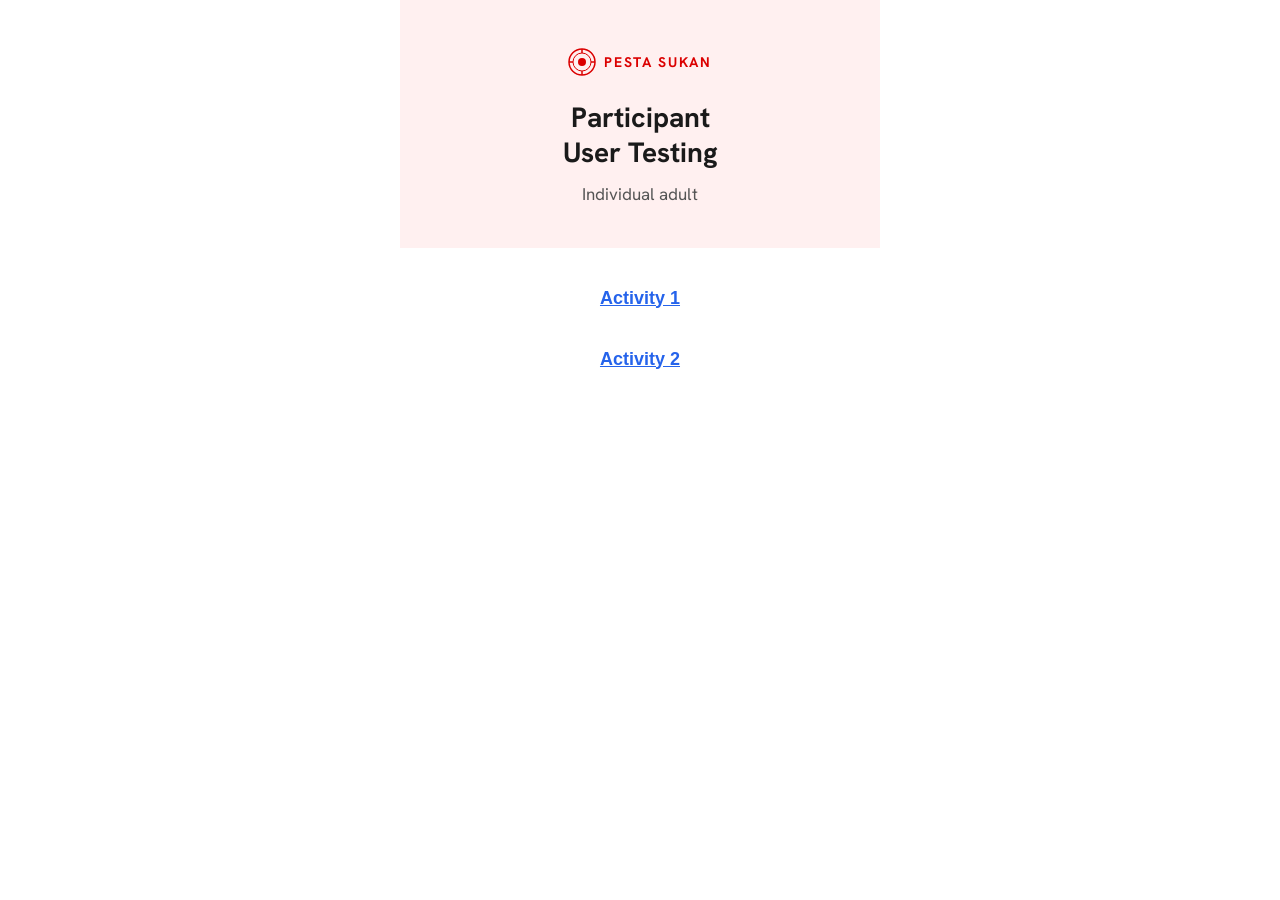
<file: UT-indiv.html>
<!DOCTYPE html>
<html lang="en">

<head>
  <meta charset="UTF-8">
  <meta name="viewport" content="width=device-width, initial-scale=1.0">
  <title>Participant User Testing – Pesta Sukan 2026</title>
  <link rel="stylesheet" href="shared/styles.css">
</head>

<body>
  <div class="app">

    <!-- ========== SCREEN 1: MENU ========== -->
    <div class="screen active" id="menu">
      <div style="background:#FFF0F0;padding:48px 32px 40px;text-align:center">
        <!-- Pesta Sukan logo -->
        <div style="display:flex;align-items:center;justify-content:center;gap:8px;margin-bottom:24px">
          <svg width="28" height="28" viewBox="0 0 28 28" fill="none" xmlns="http://www.w3.org/2000/svg">
            <circle cx="14" cy="14" r="13" stroke="#DB0000" stroke-width="1.5" />
            <circle cx="14" cy="14" r="9" stroke="#DB0000" stroke-width="1" />
            <circle cx="14" cy="14" r="4" fill="#DB0000" />
            <line x1="14" y1="1" x2="14" y2="5" stroke="#DB0000" stroke-width="1.5" />
            <line x1="14" y1="23" x2="14" y2="27" stroke="#DB0000" stroke-width="1.5" />
            <line x1="1" y1="14" x2="5" y2="14" stroke="#DB0000" stroke-width="1.5" />
            <line x1="23" y1="14" x2="27" y2="14" stroke="#DB0000" stroke-width="1.5" />
          </svg>
          <span style="font-size:14px;font-weight:700;letter-spacing:0.12em;color:#DB0000">PESTA SUKAN</span>
        </div>
        <h1 style="font-size:28px;font-weight:700;color:#1a1a1a;line-height:1.25;margin-bottom:12px">
          Participant<br>User Testing</h1>
        <p style="font-size:17px;color:#555">Individual adult</p>
      </div>

      <div style="background:#fff;padding:40px 32px;display:flex;flex-direction:column;gap:40px;align-items:center">
        <button onclick="PS.goTo('activity-1')"
          style="background:none;border:none;padding:0;font-size:18px;font-weight:600;color:#2563EB;text-decoration:underline;cursor:pointer">Activity
          1</button>
        <button onclick="PS.goTo('activity-2')"
          style="background:none;border:none;padding:0;font-size:18px;font-weight:600;color:#2563EB;text-decoration:underline;cursor:pointer">Activity
          2</button>
      </div>
    </div>

    <!-- ========== SCREEN 2: ACTIVITY 1 ========== -->
    <div class="screen" id="activity-1">
      <div style="background:#FFF0F0;padding:40px 24px 32px">
        <h1 style="font-size:32px;font-weight:700;color:#1a1a1a">Activity 1</h1>
      </div>

      <div style="background:#fff;padding:28px 24px;display:flex;flex-direction:column;gap:24px">
        <div>
          <div style="font-size:17px;font-weight:700;color:#C0392B;margin-bottom:10px">Scenario</div>
          <p style="font-size:17px;color:#1a1a1a;line-height:1.55">Imagine your name is Darren and you play pickleball
            competitively. You attended last year's Pesta Sukan competition and you just received an email that this
            year's Pesta Sukan registration has begun.</p>
        </div>

        <div style="border:1.5px solid #D0D0D0;border-radius:12px;padding:20px 20px">
          <div style="font-size:17px;font-weight:700;color:#C0392B;margin-bottom:10px">Activity</div>
          <p style="font-size:17px;color:#1a1a1a;line-height:1.55">Sign up for the Mens Open Singles competition for
            Pickleball from the email.</p>
        </div>

        <div style="display:flex;flex-direction:column;gap:12px;margin-top:4px">
          <button onclick="window.location.href='individual-registration.html'"
            style="width:100%;padding:16px;background:#2563EB;color:#fff;font-size:17px;font-weight:600;border:none;border-radius:12px;cursor:pointer">Let's
            start</button>
          <button onclick="PS.goTo('menu')"
            style="width:100%;padding:16px;background:#fff;color:#2563EB;font-size:17px;font-weight:600;border:2px solid #2563EB;border-radius:12px;cursor:pointer">Back
            to menu</button>
        </div>
      </div>
    </div>

    <!-- ========== SCREEN 3: ACTIVITY 2 (placeholder) ========== -->
    <div class="screen" id="activity-2">
      <div style="background:#FFF0F0;padding:40px 24px 32px">
        <h1 style="font-size:32px;font-weight:700;color:#1a1a1a">Activity 2</h1>
      </div>

      <div style="background:#fff;padding:28px 24px;display:flex;flex-direction:column;gap:24px">
        <div>
          <div style="font-size:17px;font-weight:700;color:#C0392B;margin-bottom:10px">Scenario</div>
          <p style="font-size:17px;color:#1a1a1a;line-height:1.55">Imagine your name is Abigail and you play basketball
            competitively. Your team manager has signed your team up for a Pesta Sukan event and sent you this link to
            complete your part.</p>
        </div>

        <div style="border:1.5px solid #D0D0D0;border-radius:12px;padding:20px 20px">
          <div style="font-size:17px;font-weight:700;color:#C0392B;margin-bottom:10px">Activity</div>
          <p style="font-size:17px;color:#1a1a1a;line-height:1.55">Log in to GMS to complete your team's registration.
          </p>
        </div>

        <div style="display:flex;flex-direction:column;gap:12px;margin-top:4px">
          <button onclick="window.location.href='team-invite.html'"
            style="width:100%;padding:16px;background:#2563EB;color:#fff;font-size:17px;font-weight:600;border:none;border-radius:12px;cursor:pointer">Let's
            start</button>
          <button onclick="PS.goTo('menu')"
            style="width:100%;padding:16px;background:#fff;color:#2563EB;font-size:17px;font-weight:600;border:2px solid #2563EB;border-radius:12px;cursor:pointer">Back
            to menu</button>
        </div>
      </div>
    </div>

  </div><!-- .app -->
  <script src="shared/components.js"></script>
</body>

</html>
</file>
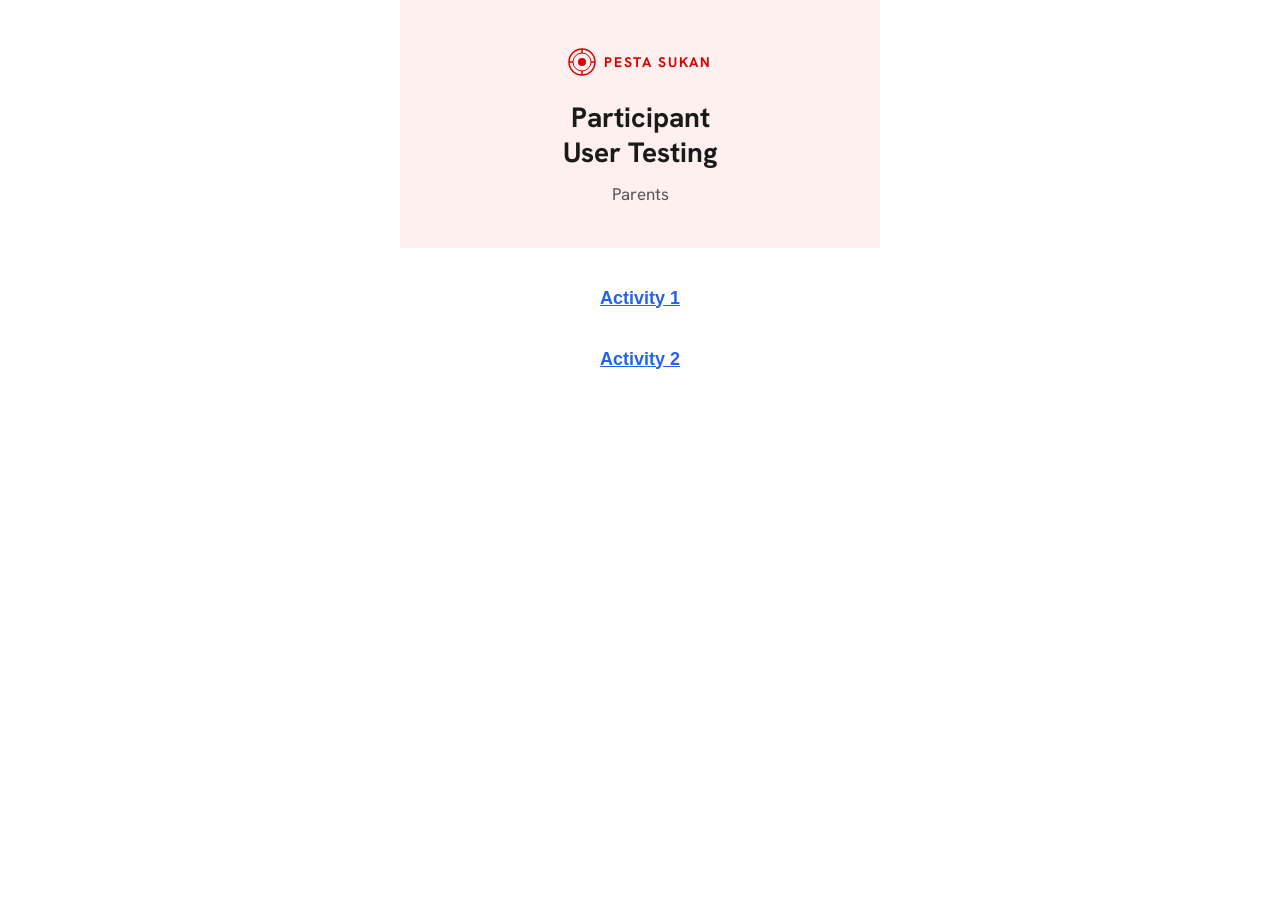
<file: UT-parent.html>
<!DOCTYPE html>
<html lang="en">

<head>
  <meta charset="UTF-8">
  <meta name="viewport" content="width=device-width, initial-scale=1.0">
  <title>Participant User Testing – Pesta Sukan 2026</title>
  <link rel="stylesheet" href="shared/styles.css">
</head>

<body>
  <div class="app">

    <!-- ========== SCREEN 1: MENU ========== -->
    <div class="screen active" id="menu">
      <div style="background:#FFF0F0;padding:48px 32px 40px;text-align:center">
        <!-- Pesta Sukan logo -->
        <div style="display:flex;align-items:center;justify-content:center;gap:8px;margin-bottom:24px">
          <svg width="28" height="28" viewBox="0 0 28 28" fill="none" xmlns="http://www.w3.org/2000/svg">
            <circle cx="14" cy="14" r="13" stroke="#DB0000" stroke-width="1.5" />
            <circle cx="14" cy="14" r="9" stroke="#DB0000" stroke-width="1" />
            <circle cx="14" cy="14" r="4" fill="#DB0000" />
            <line x1="14" y1="1" x2="14" y2="5" stroke="#DB0000" stroke-width="1.5" />
            <line x1="14" y1="23" x2="14" y2="27" stroke="#DB0000" stroke-width="1.5" />
            <line x1="1" y1="14" x2="5" y2="14" stroke="#DB0000" stroke-width="1.5" />
            <line x1="23" y1="14" x2="27" y2="14" stroke="#DB0000" stroke-width="1.5" />
          </svg>
          <span style="font-size:14px;font-weight:700;letter-spacing:0.12em;color:#DB0000">PESTA SUKAN</span>
        </div>
        <h1 style="font-size:28px;font-weight:700;color:#1a1a1a;line-height:1.25;margin-bottom:12px">
          Participant<br>User Testing</h1>
        <p style="font-size:17px;color:#555">Parents</p>
      </div>

      <div style="background:#fff;padding:40px 32px;display:flex;flex-direction:column;gap:40px;align-items:center">
        <button onclick="PS.goTo('activity-1')"
          style="background:none;border:none;padding:0;font-size:18px;font-weight:600;color:#2563EB;text-decoration:underline;cursor:pointer">Activity
          1</button>
        <button onclick="PS.goTo('activity-2')"
          style="background:none;border:none;padding:0;font-size:18px;font-weight:600;color:#2563EB;text-decoration:underline;cursor:pointer">Activity
          2</button>
      </div>
    </div>

    <!-- ========== SCREEN 2: ACTIVITY 1 ========== -->
    <div class="screen" id="activity-1">
      <div style="background:#FFF0F0;padding:40px 24px 32px">
        <h1 style="font-size:32px;font-weight:700;color:#1a1a1a">Activity 1</h1>
      </div>

      <div style="background:#fff;padding:28px 24px;display:flex;flex-direction:column;gap:24px">
        <div>
          <div style="font-size:17px;font-weight:700;color:#C0392B;margin-bottom:10px">Scenario</div>
          <p style="font-size:17px;color:#1a1a1a;line-height:1.55">Imagine your name is Mabel and your child Jamie plays
            pickleball competitively. Your child played in last year's Pesta Sukan competition and you just received an
            email that this year's Pesta Sukan registration has begun.</p>
        </div>

        <div style="border:1.5px solid #D0D0D0;border-radius:12px;padding:20px 20px">
          <div style="font-size:17px;font-weight:700;color:#C0392B;margin-bottom:10px">Activity</div>
          <p style="font-size:17px;color:#1a1a1a;line-height:1.55">Sign up for the Youth U14 Girls' Singles competition
            for Pickleball from the email.</p>
        </div>

        <div style="display:flex;flex-direction:column;gap:12px;margin-top:4px">
          <button onclick="window.location.href='parent-registration.html'"
            style="width:100%;padding:16px;background:#2563EB;color:#fff;font-size:17px;font-weight:600;border:none;border-radius:12px;cursor:pointer">Let's
            start</button>
          <button onclick="PS.goTo('menu')"
            style="width:100%;padding:16px;background:#fff;color:#2563EB;font-size:17px;font-weight:600;border:2px solid #2563EB;border-radius:12px;cursor:pointer">Back
            to menu</button>
        </div>
      </div>
    </div>

    <!-- ========== SCREEN 3: ACTIVITY 2 (placeholder) ========== -->
    <div class="screen" id="activity-2">
      <div style="background:#FFF0F0;padding:40px 24px 32px">
        <h1 style="font-size:32px;font-weight:700;color:#1a1a1a">Activity 2</h1>
      </div>

      <div style="background:#fff;padding:28px 24px;display:flex;flex-direction:column;gap:24px">
        <div>
          <div style="font-size:17px;font-weight:700;color:#C0392B;margin-bottom:10px">Scenario</div>
          <p style="font-size:17px;color:#1a1a1a;line-height:1.55">Imagine your child's coach has signed them up for a
            Pesta Sukan event through their academy. You just received this email asking you to confirm your consent for
            your child to take part.</p>
        </div>

        <div style="border:1.5px solid #D0D0D0;border-radius:12px;padding:20px 20px">
          <div style="font-size:17px;font-weight:700;color:#C0392B;margin-bottom:10px">Activity</div>
          <p style="font-size:17px;color:#1a1a1a;line-height:1.55">Log in to GMS to indemnify for your child.
          </p>
        </div>

        <div style="display:flex;flex-direction:column;gap:12px;margin-top:4px">
          <button onclick="window.location.href='indemnity.html'"
            style="width:100%;padding:16px;background:#2563EB;color:#fff;font-size:17px;font-weight:600;border:none;border-radius:12px;cursor:pointer">Let's
            start</button>
          <button onclick="PS.goTo('menu')"
            style="width:100%;padding:16px;background:#fff;color:#2563EB;font-size:17px;font-weight:600;border:2px solid #2563EB;border-radius:12px;cursor:pointer">Back
            to menu</button>
        </div>
      </div>
    </div>

  </div><!-- .app -->
  <script src="shared/components.js"></script>
</body>

</html>
</file>
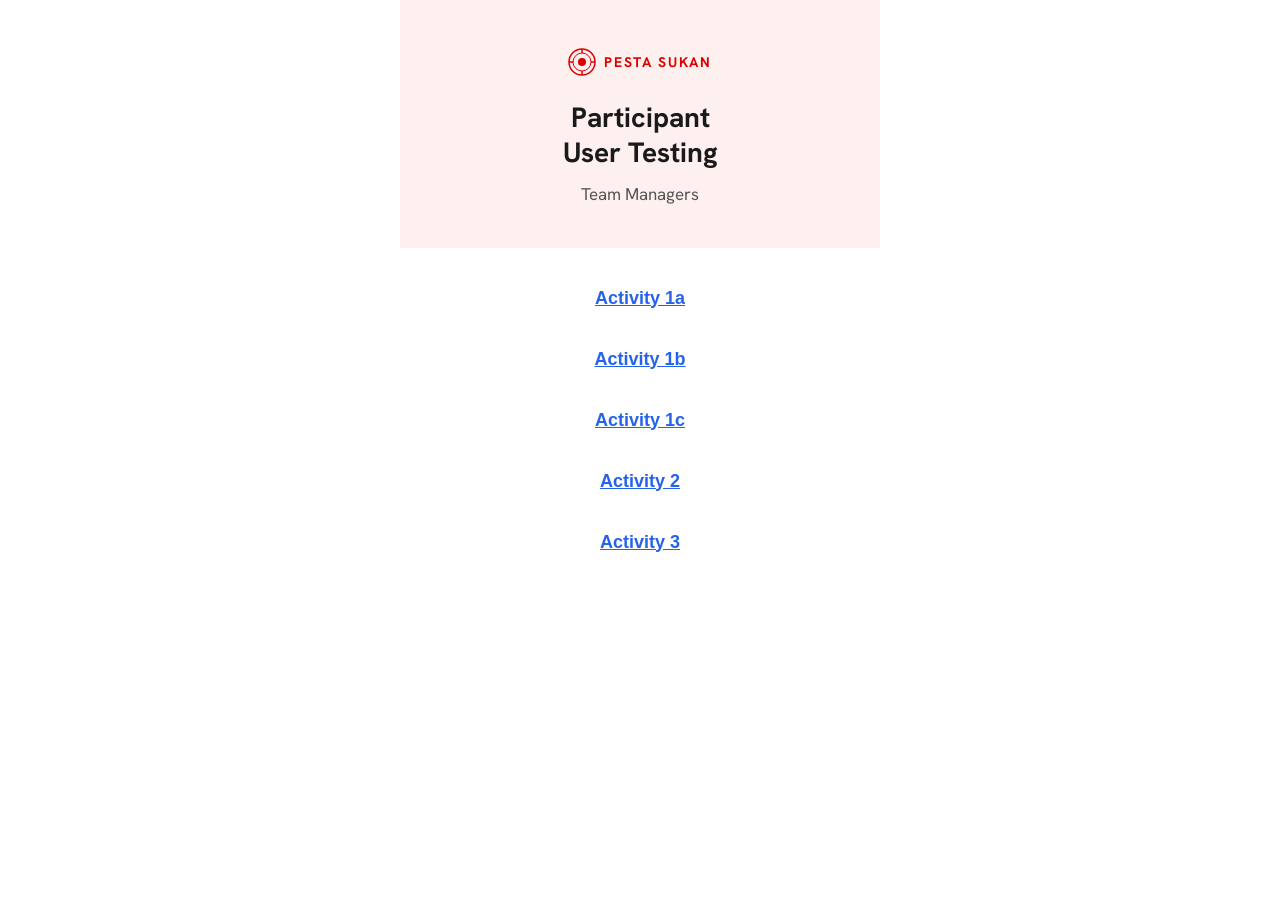
<file: UT-TM.html>
<!DOCTYPE html>
<html lang="en">

<head>
  <meta charset="UTF-8">
  <meta name="viewport" content="width=device-width, initial-scale=1.0">
  <title>Participant User Testing – Pesta Sukan 2026</title>
  <link rel="stylesheet" href="shared/styles.css">
</head>

<body>
  <div class="app">

    <!-- ========== SCREEN 1: MENU ========== -->
    <div class="screen active" id="menu">
      <div style="background:#FFF0F0;padding:48px 32px 40px;text-align:center">
        <!-- Pesta Sukan logo -->
        <div style="display:flex;align-items:center;justify-content:center;gap:8px;margin-bottom:24px">
          <svg width="28" height="28" viewBox="0 0 28 28" fill="none" xmlns="http://www.w3.org/2000/svg">
            <circle cx="14" cy="14" r="13" stroke="#DB0000" stroke-width="1.5" />
            <circle cx="14" cy="14" r="9" stroke="#DB0000" stroke-width="1" />
            <circle cx="14" cy="14" r="4" fill="#DB0000" />
            <line x1="14" y1="1" x2="14" y2="5" stroke="#DB0000" stroke-width="1.5" />
            <line x1="14" y1="23" x2="14" y2="27" stroke="#DB0000" stroke-width="1.5" />
            <line x1="1" y1="14" x2="5" y2="14" stroke="#DB0000" stroke-width="1.5" />
            <line x1="23" y1="14" x2="27" y2="14" stroke="#DB0000" stroke-width="1.5" />
          </svg>
          <span style="font-size:14px;font-weight:700;letter-spacing:0.12em;color:#DB0000">PESTA SUKAN</span>
        </div>
        <h1 style="font-size:28px;font-weight:700;color:#1a1a1a;line-height:1.25;margin-bottom:12px">
          Participant<br>User Testing</h1>
        <p style="font-size:17px;color:#555">Team Managers</p>
      </div>

      <div style="background:#fff;padding:40px 32px;display:flex;flex-direction:column;gap:40px;align-items:center">
        <button onclick="PS.goTo('activity-1')"
          style="background:none;border:none;padding:0;font-size:18px;font-weight:600;color:#2563EB;text-decoration:underline;cursor:pointer">Activity
          1a</button>
        <button onclick="PS.goTo('activity-2')"
          style="background:none;border:none;padding:0;font-size:18px;font-weight:600;color:#2563EB;text-decoration:underline;cursor:pointer">Activity
          1b</button>
        <button onclick="PS.goTo('activity-3')"
          style="background:none;border:none;padding:0;font-size:18px;font-weight:600;color:#2563EB;text-decoration:underline;cursor:pointer">Activity
          1c</button>
        <button onclick="PS.goTo('activity-4')"
          style="background:none;border:none;padding:0;font-size:18px;font-weight:600;color:#2563EB;text-decoration:underline;cursor:pointer">Activity
          2</button>
        <button onclick="PS.goTo('activity-5')"
          style="background:none;border:none;padding:0;font-size:18px;font-weight:600;color:#2563EB;text-decoration:underline;cursor:pointer">Activity
          3</button>
      </div>
    </div>

    <!-- ========== SCREEN 2: ACTIVITY 1 ========== -->
    <div class="screen" id="activity-1">
      <div style="background:#FFF0F0;padding:40px 24px 32px">
        <h1 style="font-size:32px;font-weight:700;color:#1a1a1a">Activity 1a</h1>
      </div>

      <div style="background:#fff;padding:28px 24px;display:flex;flex-direction:column;gap:24px">
        <div>
          <div style="font-size:17px;font-weight:700;color:#C0392B;margin-bottom:10px">Scenario</div>
          <p style="font-size:17px;color:#1a1a1a;line-height:1.55">Imagine your name is Darren and you are a team
            manager signing your basketball team up for this year’s Pesta Sukan competition. You and your team attended
            last year's Pesta Sukan competition and you just received an email that this year's Pesta Sukan registration
            has begun. </p>
        </div>

        <div style="border:1.5px solid #D0D0D0;border-radius:12px;padding:20px 20px">
          <div style="font-size:17px;font-weight:700;color:#C0392B;margin-bottom:10px">Activity</div>
          <p style="font-size:17px;color:#1a1a1a;line-height:1.55">Sign up for the Women's Open Basketball competition
            for
            your team from the email.</p>
        </div>

        <div style="display:flex;flex-direction:column;gap:12px;margin-top:4px">
          <button onclick="window.location.href='team-registration-desktop.html'"
            style="width:100%;padding:16px;background:#2563EB;color:#fff;font-size:17px;font-weight:600;border:none;border-radius:12px;cursor:pointer">Let's
            start</button>
          <button onclick="PS.goTo('menu')"
            style="width:100%;padding:16px;background:#fff;color:#2563EB;font-size:17px;font-weight:600;border:2px solid #2563EB;border-radius:12px;cursor:pointer">Back
            to menu</button>
        </div>
      </div>
    </div>

    <!-- ========== SCREEN 3: ACTIVITY 2 (placeholder) ========== -->
    <div class="screen" id="activity-2">
      <div style="background:#FFF0F0;padding:40px 24px 32px">
        <h1 style="font-size:32px;font-weight:700;color:#1a1a1a">Activity 1b</h1>
      </div>

      <div style="background:#fff;padding:28px 24px;display:flex;flex-direction:column;gap:24px">
        <div>

        </div>

        <div style="border:1.5px solid #D0D0D0;border-radius:12px;padding:20px 20px">
          <div style="font-size:17px;font-weight:700;color:#C0392B;margin-bottom:10px">Activity</div>
          <p style="font-size:17px;color:#1a1a1a;line-height:1.55">Fill in 2 team members information on your own.
          </p>
        </div>

        <div style="display:flex;flex-direction:column;gap:12px;margin-top:4px">
          <button onclick="window.location.href='team-add-member-manually.html'"
            style="width:100%;padding:16px;background:#2563EB;color:#fff;font-size:17px;font-weight:600;border:none;border-radius:12px;cursor:pointer">Let's
            start</button>
          <button onclick="PS.goTo('menu')"
            style="width:100%;padding:16px;background:#fff;color:#2563EB;font-size:17px;font-weight:600;border:2px solid #2563EB;border-radius:12px;cursor:pointer">Back
            to menu</button>
        </div>
      </div>
    </div>

    <!-- ========== SCREEN 4: ACTIVITY 3 (placeholder) ========== -->
    <div class="screen" id="activity-3">
      <div style="background:#FFF0F0;padding:40px 24px 32px">
        <h1 style="font-size:32px;font-weight:700;color:#1a1a1a">Activity 1c</h1>
      </div>

      <div style="background:#fff;padding:28px 24px;display:flex;flex-direction:column;gap:24px">
        <div>
          <div style="font-size:17px;font-weight:700;color:#C0392B;margin-bottom:10px">Scenario</div>
          <p style="font-size:17px;color:#1a1a1a;line-height:1.55">Imagine you'd decided to send your team members a
            link to fill in their own information instead.</p>
        </div>

        <div style="border:1.5px solid #D0D0D0;border-radius:12px;padding:20px 20px">
          <div style="font-size:17px;font-weight:700;color:#C0392B;margin-bottom:10px">Activity</div>
          <p style="font-size:17px;color:#1a1a1a;line-height:1.55">Go back to the team page and try that path. You
            don't need to actually send anyone anything, just walk through what you'd do.
          </p>
        </div>

        <div style="display:flex;flex-direction:column;gap:12px;margin-top:4px">
          <button onclick="window.location.href='team-add-member-manually.html'"
            style="width:100%;padding:16px;background:#2563EB;color:#fff;font-size:17px;font-weight:600;border:none;border-radius:12px;cursor:pointer">Let's
            start</button>
          <button onclick="PS.goTo('menu')"
            style="width:100%;padding:16px;background:#fff;color:#2563EB;font-size:17px;font-weight:600;border:2px solid #2563EB;border-radius:12px;cursor:pointer">Back
            to menu</button>
        </div>
      </div>
    </div>

    <!-- ========== SCREEN 5: ACTIVITY 4 (placeholder) ========== -->
    <div class="screen" id="activity-4">
      <div style="background:#FFF0F0;padding:40px 24px 32px">
        <h1 style="font-size:32px;font-weight:700;color:#1a1a1a">Activity 2 (Mobile)</h1>
      </div>

      <div style="background:#fff;padding:28px 24px;display:flex;flex-direction:column;gap:24px">
        <div>
          <div style="font-size:17px;font-weight:700;color:#C0392B;margin-bottom:10px">Scenario</div>
          <p style="font-size:17px;color:#1a1a1a;line-height:1.55">Imagine now on the flip side, you are a participant
            and your team manager has signed your team up for a Pesta Sukan event and sent you this link to complete
            your part.</p>
        </div>

        <div style="border:1.5px solid #D0D0D0;border-radius:12px;padding:20px 20px">
          <div style="font-size:17px;font-weight:700;color:#C0392B;margin-bottom:10px">Activity</div>
          <p style="font-size:17px;color:#1a1a1a;line-height:1.55">Log in to GMS to complete your registration.
          </p>
        </div>

        <div style="display:flex;flex-direction:column;gap:12px;margin-top:4px">
          <button onclick="window.location.href='team-invite.html'"
            style="width:100%;padding:16px;background:#2563EB;color:#fff;font-size:17px;font-weight:600;border:none;border-radius:12px;cursor:pointer">Let's
            start</button>
          <button onclick="PS.goTo('menu')"
            style="width:100%;padding:16px;background:#fff;color:#2563EB;font-size:17px;font-weight:600;border:2px solid #2563EB;border-radius:12px;cursor:pointer">Back
            to menu</button>
        </div>
      </div>
    </div>

    <!-- ========== SCREEN 5: ACTIVITY 5 (placeholder) ========== -->
    <div class="screen" id="activity-5">
      <div style="background:#FFF0F0;padding:40px 24px 32px">
        <h1 style="font-size:32px;font-weight:700;color:#1a1a1a">Activity 3 (Mobile)</h1>
      </div>

      <div style="background:#fff;padding:28px 24px;display:flex;flex-direction:column;gap:24px">
        <div>
          <div style="font-size:17px;font-weight:700;color:#C0392B;margin-bottom:10px">Scenario</div>
          <p style="font-size:17px;color:#1a1a1a;line-height:1.55">Imagine you have registered a few teams for different
            events.</p>
        </div>

        <div style="border:1.5px solid #D0D0D0;border-radius:12px;padding:20px 20px">
          <div style="font-size:17px;font-weight:700;color:#C0392B;margin-bottom:10px">Activity</div>
          <p style="font-size:17px;color:#1a1a1a;line-height:1.55">Find the page to see all the events that you have
            registered your teams for.
          </p>
        </div>

        <div style="display:flex;flex-direction:column;gap:12px;margin-top:4px">
          <button onclick="window.location.href='team-manager.html'"
            style="width:100%;padding:16px;background:#2563EB;color:#fff;font-size:17px;font-weight:600;border:none;border-radius:12px;cursor:pointer">Let's
            start</button>
          <button onclick="PS.goTo('menu')"
            style="width:100%;padding:16px;background:#fff;color:#2563EB;font-size:17px;font-weight:600;border:2px solid #2563EB;border-radius:12px;cursor:pointer">Back
            to menu</button>
        </div>
      </div>
    </div>

  </div><!-- .app -->
  <script src="shared/components.js"></script>
</body>

</html>
</file>
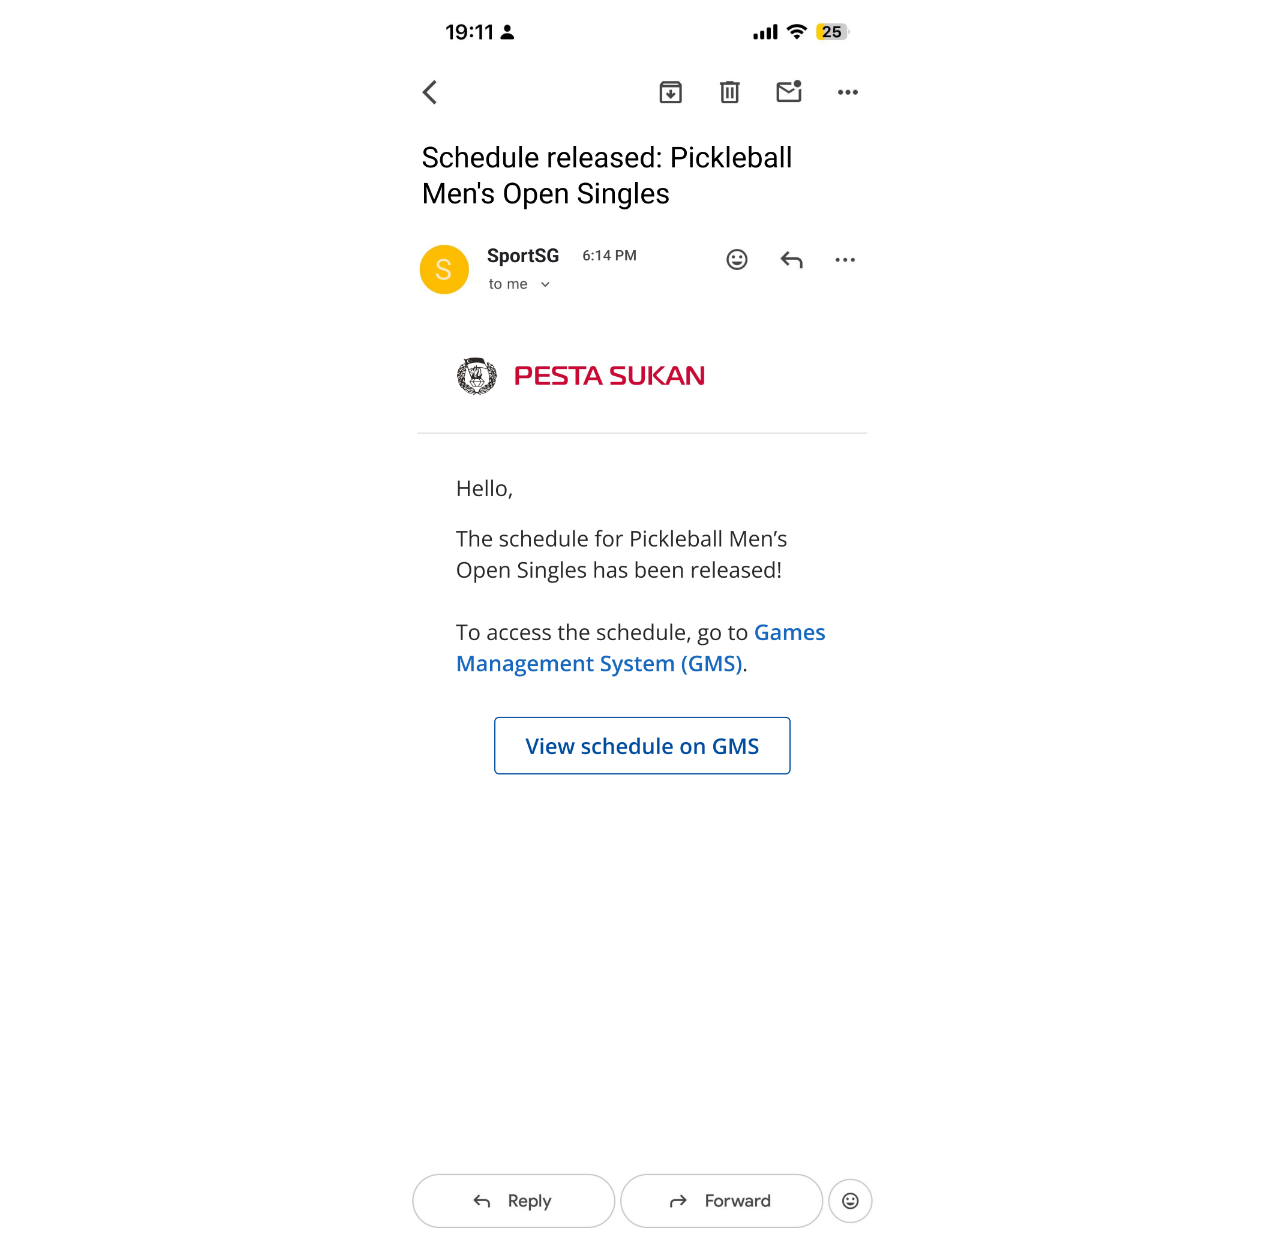
<file: view-schedule.html>
<!DOCTYPE html>
<html lang="en">

<head>
  <meta charset="UTF-8">
  <meta name="viewport" content="width=device-width, initial-scale=1.0">
  <title>View Schedule – Pesta Sukan 2026</title>
  <link rel="stylesheet" href="shared/styles.css">
</head>

<body>
  <div class="app">

    <!-- ========== SCREEN 1: EMAIL ========== -->
    <div class="screen active" id="email-screen" style="padding:0;cursor:pointer" onclick="PS.goTo('your-games')">
      <img src="shared/Email.png" style="width:100%;display:block">
    </div>

    <!-- ========== SCREEN 2: YOUR GAMES DASHBOARD ========== -->
    <div class="screen" id="your-games">
      <div class="gov-masthead">
        <div class="gov-masthead__icon"></div>
        <span>A Singapore Government Agency Website</span>
        <a class="gov-masthead__link" href="#">How to identify</a>
      </div>

      <h1 class="dashboard-title" style="padding-top:20px">Your games</h1>

      <div class="dashboard-tabs">
        <div class="dashboard-tab active">Upcoming (3)</div>
        <div class="dashboard-tab">Past (7)</div>
        <div class="dashboard-tab">Cancelled (2)</div>
      </div>

      <!-- Your game card -->
      <div class="dashboard-card">
        <div class="dashboard-card__body" style="padding-bottom:0">
          <div class="dashboard-card__sport">PICKLEBALL</div>
          <div class="dashboard-card__event">Men's Open Singles</div>
          <div class="dashboard-card__meta">
            <div class="dashboard-card__meta-item"><span>&#128197;</span><span>11 July – 2 August 2026</span></div>
            <div class="dashboard-card__meta-item"><span>&#128205;</span><span>Bukit Canberra Sport Hall</span></div>
          </div>
        </div>
        <div style="padding:12px 16px;text-align:center"><button class="btn btn--secondary btn--small"
            style="display:inline-flex" onclick="PS.goTo('event-page')">View event details &#8594;</button></div>
        <hr class="divider" style="margin:0">
        <div style="padding:12px 16px;cursor:pointer" onclick="PS.goTo('summary')">
          <div
            style="display:flex;align-items:center;justify-content:space-between;padding:10px 14px;border:1px solid var(--color-border-light);border-radius:var(--radius-md)">
            <span style="font-size:14px;color:#1768BE;font-weight:500">Darren Ho Jun Le</span>
            <span style="color:var(--color-text-light)">&#8594;</span>
          </div>
        </div>
      </div>

      <!-- Child's games -->
      <div style="font-size:20px;font-weight:700;padding:24px 16px 12px;color:var(--color-text-dark)">Your child's games
      </div>

      <div class="dashboard-card">
        <div class="dashboard-card__body" style="padding-bottom:0">
          <div class="dashboard-card__sport">PICKLEBALL</div>
          <div class="dashboard-card__event">Girls' Youth U14 Singles</div>
          <div class="dashboard-card__meta">
            <div class="dashboard-card__meta-item"><span>&#128197;</span><span>11 July – 2 August 2026</span></div>
            <div class="dashboard-card__meta-item"><span>&#128205;</span><span>Bukit Canberra Sport Hall</span></div>
          </div>
        </div>
        <div style="padding:12px 16px;text-align:center"><button class="btn btn--secondary btn--small"
            style="display:inline-flex">View event details &#8594;</button></div>
        <hr class="divider" style="margin:0">
        <div style="padding:12px 16px">
          <div
            style="display:flex;align-items:center;justify-content:space-between;padding:10px 14px;border:1px solid var(--color-border-light);border-radius:var(--radius-md)">
            <span style="font-size:14px;color:#1768BE;font-weight:500">Jamie Ho Yun Ling</span>
            <span style="color:var(--color-text-light)">&#8594;</span>
          </div>
        </div>
      </div>

      <div style="height:80px"></div>

      <div class="tab-bar">
        <div class="tab-bar__item">
          <div class="tab-bar__icon">&#128269;</div><span>Explore</span>
        </div>
        <div class="tab-bar__item active">
          <div class="tab-bar__icon">&#127941;</div><span>Your games</span>
        </div>
        <div class="tab-bar__item">
          <div class="tab-bar__icon">&#128100;</div><span>Profile</span>
        </div>
      </div>
    </div>

    <!-- ========== SCREEN 3: INDIVIDUAL REGISTRATION DETAILS ========== -->
    <div class="screen" id="summary" style="padding-bottom:0">
      <!-- Sticky header -->
      <div class="comp-header"
        style="background:var(--color-bg-light);position:fixed;top:0;left:0;right:0;z-index:100;border-bottom:none">
        <span></span>
        <span class="comp-header__title">Pesta Sukan 2026</span>
        <button class="comp-header__close" data-goto="your-games">&#10005;</button>
      </div>

      <!-- Curved gray header -->
      <div
        style="background:var(--color-bg-light);padding:56px 16px 60px;text-align:center;border-radius:0 0 24px 24px">
        <div style="font-size:16px;font-weight:500;color:var(--color-text-light)">Individual registration</div>
        <div style="font-size:28px;font-weight:700;margin-top:6px;line-height:1.2">Darren Ho Jun Le</div>
        <div class="summary-modal__pills" style="margin-top:12px">
          <span class="pill" style="color:var(--color-success);border-color:var(--color-success)">&#10003; Submitted
            indemnity</span>
        </div>
        <div style="font-size:13px;color:var(--color-text-light);margin-top:8px">Registration ID: 002132</div>
      </div>

      <div style="padding:0 16px 16px;margin-top:-28px">
        <!-- Event details card -->
        <div class="event-summary"
          style="margin:0 0 16px;background:#fff;border:1px solid var(--color-border-light);cursor:pointer"
          onclick="PS.goTo('event-page')">
          <div style="display:flex;justify-content:space-between;align-items:flex-start">
            <div style="flex:1">
              <div class="event-summary__sport">PICKLEBALL</div>
              <div class="event-summary__name" style="font-size:22px">Men's Open Singles</div>
              <div class="event-summary__details">
                <div class="event-summary__detail">
                  <span class="event-summary__detail-icon">&#128197;</span>
                  <span>11 July – 2 August 2026</span>
                </div>
                <div class="event-summary__detail">
                  <span class="event-summary__detail-icon">&#128205;</span>
                  <span>Bukit Canberra Sport Hall</span>
                </div>
              </div>
            </div>
            <span style="font-size:18px;color:var(--color-text-light);margin-top:12px">&#8594;</span>
          </div>
        </div>

        <!-- Athlete details -->
        <div class="section-box" style="margin:0 0 16px">
          <div class="section-box__header">
            <h2 class="section-box__title">Athlete details</h2>
            <button class="section-box__edit">&#9998; Edit</button>
          </div>
          <div class="section-box__content">
            <div class="form-group mb-8"><label class="form-label">Name of athlete</label>
              <div class="form-readonly">Darren Ho Jun Le</div>
            </div>
            <div class="form-group mb-8"><label class="form-label">NRIC or FIN</label>
              <div class="form-readonly">S8082763B</div>
            </div>
            <div class="form-group mb-8"><label class="form-label">Date of birth</label>
              <div class="form-readonly">12 July 1980</div>
            </div>
            <div class="form-group mb-8"><label class="form-label">Gender</label>
              <div class="form-readonly">Male</div>
            </div>
            <div class="form-group mb-8"><label class="form-label">Citizenship / Residency status</label>
              <div class="form-readonly">Singapore citizen</div>
            </div>
            <div class="form-group mb-8"><label class="form-label">Mobile number</label>
              <div class="form-readonly">99327476</div>
            </div>
            <div class="form-group mb-0"><label class="form-label">Email address</label>
              <div class="form-readonly">darren.ho@email.com</div>
            </div>
          </div>
        </div>

        <!-- Emergency contact -->
        <div class="section-box" style="margin:0 0 16px">
          <div class="section-box__header">
            <h2 class="section-box__title">Emergency contact</h2>
            <button class="section-box__edit">&#9998; Edit</button>
          </div>
          <div class="section-box__content">
            <div class="form-group mb-8"><label class="form-label">Name of emergency contact</label>
              <div class="form-readonly"></div>
            </div>
            <div class="form-group mb-8"><label class="form-label">Relationship</label>
              <div class="form-readonly"></div>
            </div>
            <div class="form-group mb-8"><label class="form-label">Mobile number</label>
              <div class="form-readonly"></div>
            </div>
            <div class="form-group mb-0"><label class="form-label">Email address (optional)</label>
              <div class="form-readonly"></div>
            </div>
          </div>
        </div>
      </div>
    </div>

    <!-- ========== SCREEN 4: EVENT PAGE ========== -->
    <div class="screen" id="event-page">
      <div class="gov-masthead">
        <div class="gov-masthead__icon"></div>
        <span>A Singapore Government Agency Website</span>
        <a class="gov-masthead__link" href="#">How to identify</a>
      </div>

      <div class="comp-header">
        <button class="comp-header__back" data-back>&#8592;</button>
        <span class="comp-header__title">Pesta Sukan 2026</span>
        <span></span>
      </div>

      <div class="event-hero">
        <div class="event-hero__sport">PICKLEBALL</div>
        <div class="event-hero__title">Men's Open Singles</div>
        <div class="event-hero__meta">
          <div class="event-hero__meta-item">
            <span class="event-hero__meta-icon">&#128197;</span>
            <div>
              <div class="event-hero__meta-label">Tournament dates</div>
              <div>11 July – 2 August 2026</div>
            </div>
          </div>
          <div class="event-hero__meta-item">
            <span class="event-hero__meta-icon">&#128205;</span>
            <div>
              <div class="event-hero__meta-label">Venue</div>
              <div>Bukit Canberra Sport Hall</div>
            </div>
          </div>
        </div>
      </div>

      <div class="eligibility-section">
        <h2 class="eligibility-section__title">Eligibility</h2>
        <div class="eligibility-section__subtitle">Each participant must be:</div>
        <ul class="eligibility-list">
          <li class="eligibility-item">
            <span class="eligibility-item__icon">&#10003;</span>
            <span>Male</span>
          </li>
          <li class="eligibility-item">
            <span class="eligibility-item__icon">&#10003;</span>
            <span>At least 13 years old this year</span>
          </li>
          <li class="eligibility-item">
            <span class="eligibility-item__icon">&#10003;</span>
            <span>A Singapore citizen, permanent resident or foreigner with valid pass</span>
          </li>
        </ul>
      </div>

      <div class="timeline">
        <h2 class="timeline__title">Next steps</h2>
        <div class="timeline-step">
          <div class="timeline-step__indicator">
            <div class="timeline-step__dot timeline-step__dot--filled"></div>
            <div class="timeline-step__line"></div>
          </div>
          <div class="timeline-step__content">
            <div class="timeline-step__name">Register and pay</div>
            <div class="timeline-step__pills"><span class="pill">By 23 May 2026</span></div>
            <div class="timeline-step__desc">You may register on behalf of your child/student. If participant is under
              18, their parent/guardian must acknowledge the indemnity form on their behalf.</div>
          </div>
        </div>
        <div class="timeline-step">
          <div class="timeline-step__indicator">
            <div class="timeline-step__dot"></div>
          </div>
          <div class="timeline-step__content">
            <div class="timeline-step__name">Play!</div>
            <div class="timeline-step__desc">Schedule will be released around 2 weeks before the event begins.</div>
          </div>
        </div>
      </div>

      <div class="rules-section">
        <h2 class="rules-section__title">Rules &amp; regulations</h2>
        <div class="rules-card">
          <div>
            <div class="rules-card__name">View Pickleball Rules and Regulations</div>
            <div class="rules-card__date">PDF updated 9 Apr 2026, 4:27 pm</div>
          </div>
          <span class="rules-card__arrow">&#8594;</span>
        </div>
      </div>

      <div style="height:120px"></div>

      <div class="event-footer">
        <div class="event-footer__inner">
          <div class="event-footer__pricing">
            <div>
              <span class="event-footer__price">$15.00</span>
              <span class="event-footer__price-unit"> per person</span>
              <div class="event-footer__deadline">Register by 23 May 2026</div>
            </div>
            <span class="event-footer__spots">13 spots left</span>
          </div>
          <button class="btn btn--primary">Log in with Singpass to register</button>
        </div>
      </div>
    </div>

  </div>
  <script src="shared/components.js"></script>
  <script>
    document.addEventListener('DOMContentLoaded', () => {
      document.querySelectorAll('.dashboard-tab').forEach(tab => {
        tab.addEventListener('click', () => {
          document.querySelectorAll('.dashboard-tab').forEach(t => t.classList.remove('active'));
          tab.classList.add('active');
        });
      });
    });
  </script>
</body>

</html>
</file>
<file: shared/styles.css>
@import url('https://fonts.googleapis.com/css2?family=Hanken+Grotesk:wght@400;500;600;700&display=swap');

:root {
  --font-heading: 'Hanken Grotesk', system-ui, sans-serif;
  --font-body: 'Hanken Grotesk', system-ui, sans-serif;

  --color-text-dark: #282828;
  --color-text-medium: #393939;
  --color-text-light: #686868;
  --color-text-placeholder: #999;

  --color-bg: #fff;
  --color-bg-light: #F5F5F5;
  --color-bg-card: #FAFAFA;
  --color-bg-summary: #F7F7F7;
  --color-bg-overlay: rgba(0, 0, 0, 0.5);

  --color-border: #D0D0D0;
  --color-border-light: #E8E8E8;
  --color-border-focus: #555;

  --color-btn-primary: #333;
  --color-btn-primary-text: #fff;
  --color-btn-secondary: #fff;
  --color-btn-secondary-border: #888;
  --color-btn-secondary-text: #333;

  --color-progress-active: #333;
  --color-progress-inactive: #E0E0E0;

  --color-link: #444;

  --color-error: #D32F2F;
  --color-error-bg: #FFF5F5;
  --color-success: #2E7D32;
  --color-success-bg: #F0FFF0;
  --color-warning: #ED6C02;

  --color-alert-bg: #F5F5F5;
  --color-alert-border: #999;

  --color-gov-red: #DB0000;

  --radius-sm: 4px;
  --radius-md: 8px;
  --radius-lg: 12px;
  --radius-xl: 16px;

  --shadow-card: 0 1px 3px rgba(0, 0, 0, 0.08);
  --shadow-modal: 0 -4px 20px rgba(0, 0, 0, 0.15);
}

* {
  margin: 0;
  padding: 0;
  box-sizing: border-box;
}

html {
  font-size: 16px;
  -webkit-text-size-adjust: 100%;
}

body {
  font-family: var(--font-body);
  color: var(--color-text-dark);
  background: var(--color-bg);
  line-height: 1.5;
  -webkit-font-smoothing: antialiased;
}

.app {
  max-width: 480px;
  margin: 0 auto;
  min-height: 100vh;
  position: relative;
  overflow-x: hidden;
}

.app--desktop {
  max-width: 1200px;
}

/* ===== SCREEN MANAGEMENT ===== */

.screen {
  display: none;
  min-height: 100vh;
  padding-bottom: 80px;
}

.screen.active {
  display: block;
  animation: fadeIn 0.2s ease;
}

@keyframes fadeIn {
  from {
    opacity: 0;
  }

  to {
    opacity: 1;
  }
}

/* ===== GOVERNMENT MASTHEAD ===== */

.gov-masthead {
  background: #F5F5F5;
  padding: 6px 16px;
  display: flex;
  align-items: center;
  gap: 6px;
  font-size: 12px;
  color: var(--color-text-light);
}

.gov-masthead__icon {
  width: 16px;
  height: 16px;
  background: var(--color-gov-red);
  border-radius: 50%;
  flex-shrink: 0;
}

.gov-masthead__link {
  color: var(--color-link);
  text-decoration: underline;
  margin-left: 4px;
  font-size: 12px;
}

/* ===== COMPETITION HEADER ===== */

.comp-header {
  display: flex;
  align-items: center;
  justify-content: center;
  padding: 12px 16px;
  border-bottom: 1px solid var(--color-border-light);
  background: #fff;
  position: sticky;
  top: 0;
  z-index: 100;
  position: relative;
}

.comp-header__back {
  width: 32px;
  height: 32px;
  display: flex;
  align-items: center;
  justify-content: center;
  cursor: pointer;
  border: none;
  background: none;
  font-size: 20px;
  color: var(--color-text-dark);
  position: absolute;
  left: 16px;
}

.comp-header__title {
  font-size: 16px;
  font-weight: 400;
  color: var(--color-text-light);
}

.comp-header__close {
  width: 32px;
  height: 32px;
  display: flex;
  align-items: center;
  justify-content: center;
  cursor: pointer;
  border: none;
  background: none;
  font-size: 20px;
  color: var(--color-text-dark);
  position: absolute;
  right: 16px;
}

/* ===== PROGRESS INDICATOR ===== */

.progress-indicator {
  padding: 16px 16px 0;
}

.progress-bar {
  display: flex;
  gap: 4px;
  margin-bottom: 12px;
}

.progress-bar__segment {
  flex: 1;
  height: 4px;
  border-radius: 2px;
  background: var(--color-progress-inactive);
}

.progress-bar__segment.active {
  background: var(--color-progress-active);
}

.progress-info {
  display: flex;
  flex-direction: column;
  gap: 2px;
}

.progress-info__step {
  font-size: 16px;
  font-weight: 500;
  color: var(--color-text-dark);
}

.progress-info__label {
  font-size: 16px;
  font-weight: 400;
  color: var(--color-text-dark);
}

/* ===== PAGE TITLE ===== */

.page-title {
  font-size: 28px;
  font-weight: 700;
  color: var(--color-text-dark);
  padding: 20px 16px 16px;
  line-height: 1.2;
}

/* ===== EVENT SUMMARY CARD ===== */

.event-summary {
  margin: 0 16px 20px;
  padding: 16px;
  border: 1px solid var(--color-border-light);
  border-radius: var(--radius-lg);
  background: var(--color-bg-card);
}

.event-summary__sport {
  font-size: 14px;
  font-weight: 500;
  color: var(--color-text-light);
  text-transform: uppercase;
  letter-spacing: 0.5px;
}

.event-summary__name {
  font-size: 20px;
  font-weight: 500;
  color: var(--color-text-medium);
  margin-top: 2px;
}

.event-summary__details {
  margin-top: 10px;
  display: flex;
  flex-direction: column;
  gap: 6px;
}

.event-summary__detail {
  display: flex;
  align-items: center;
  gap: 8px;
  font-size: 14px;
  color: var(--color-text-medium);
}

.event-summary__detail-icon {
  width: 16px;
  text-align: center;
  color: var(--color-text-light);
  flex-shrink: 0;
}

.event-summary__price {
  margin-top: 10px;
  font-size: 16px;
  font-weight: 400;
  color: var(--color-text-medium);
}

.event-summary__team {
  margin-top: 6px;
  font-size: 14px;
  color: var(--color-text-light);
}

/* ===== SECTION BOX ===== */

.section-box {
  margin: 0 16px 16px;
  border: 1px solid var(--color-border-light);
  border-radius: var(--radius-lg);
}

.section-box__header {
  display: flex;
  align-items: center;
  justify-content: space-between;
  padding: 16px;
  cursor: pointer;
  border-radius: var(--radius-lg) var(--radius-lg) 0 0;
  background: #fff;
}

.section-box__title {
  font-size: 20px;
  font-weight: 500;
  color: var(--color-text-dark);
}

.section-box__edit {
  font-size: 14px;
  font-weight: 600;
  color: var(--color-text-medium);
  text-decoration: none;
  cursor: pointer;
  border: 1px solid var(--color-border);
  background: none;
  padding: 6px 14px;
  border-radius: var(--radius-md);
  display: inline-flex;
  align-items: center;
  gap: 6px;
}

.section-box__chevron {
  font-size: 14px;
  color: var(--color-text-light);
  transition: transform 0.2s;
}

.section-box.collapsed .section-box__chevron {
  transform: rotate(180deg);
}

.section-box__content {
  padding: 0 16px 16px;
}

.section-box.collapsed .section-box__content {
  display: none;
}

/* ===== ALERT BOX ===== */

.alert-box {
  display: flex;
  gap: 10px;
  padding: 12px 14px;
  background: var(--color-alert-bg);
  border-left: 3px solid var(--color-alert-border);
  border-radius: var(--radius-sm);
  margin-bottom: 16px;
}

.alert-box__icon {
  width: 20px;
  height: 20px;
  border-radius: 50%;
  background: var(--color-alert-border);
  color: #fff;
  display: flex;
  align-items: center;
  justify-content: center;
  font-size: 12px;
  font-weight: 700;
  flex-shrink: 0;
  margin-top: 1px;
}

.alert-box__text {
  font-size: 14px;
  color: var(--color-text-dark);
  line-height: 1.5;
}

.alert-box__link {
  display: inline-flex;
  align-items: center;
  gap: 4px;
  color: var(--color-link);
  text-decoration: underline;
  font-weight: 600;
  font-size: 14px;
  margin-top: 4px;
}

/* ===== FORM FIELDS ===== */

.form-group {
  margin-bottom: 20px;
}

.form-label {
  display: block;
  font-size: 14px;
  font-weight: 600;
  color: var(--color-text-medium);
  margin-bottom: 6px;
}

.form-helper {
  font-size: 13px;
  color: var(--color-text-light);
  margin-bottom: 6px;
}

.form-input {
  width: 100%;
  padding: 12px 14px;
  font-size: 16px;
  font-family: var(--font-body);
  color: var(--color-text-dark);
  border: 1px solid var(--color-border);
  border-radius: var(--radius-md);
  background: #fff;
  outline: none;
  transition: border-color 0.15s;
}

.form-input:focus {
  border-color: var(--color-border-focus);
}

.form-input::placeholder {
  color: var(--color-text-placeholder);
}

.form-input--readonly {
  background: var(--color-bg-light);
  color: var(--color-text-dark);
  cursor: not-allowed;
  border-color: var(--color-border-light);
  -webkit-text-fill-color: var(--color-text-dark);
  opacity: 1;
}

.form-input--error {
  border-color: var(--color-error);
}

.form-input-wrapper {
  position: relative;
}

.form-input-wrapper .form-input {
  padding-right: 40px;
}

.form-clear {
  position: absolute;
  right: 12px;
  top: 50%;
  transform: translateY(-50%);
  width: 20px;
  height: 20px;
  border: none;
  background: var(--color-border);
  color: #fff;
  border-radius: 50%;
  font-size: 12px;
  cursor: pointer;
  display: flex;
  align-items: center;
  justify-content: center;
}

.form-clear:hover {
  background: var(--color-text-light);
}

.form-error {
  font-size: 13px;
  color: var(--color-error);
  margin-top: 4px;
  display: none;
}

.form-group.has-error .form-error {
  display: block;
}

.form-group.has-error .form-input {
  border-color: var(--color-error);
}

/* Read-only display field (for review screens) */
.form-readonly {
  font-size: 16px;
  color: var(--color-text-dark);
  padding: 8px 0;
}

/* ===== SELECT FIELD ===== */

.form-select {
  width: 100%;
  padding: 12px 14px;
  font-size: 16px;
  font-family: var(--font-body);
  color: var(--color-text-dark);
  border: 1px solid var(--color-border);
  border-radius: var(--radius-md);
  background: #fff;
  outline: none;
  appearance: none;
  background-image: url("data:image/svg+xml,%3Csvg xmlns='http://www.w3.org/2000/svg' width='12' height='8' viewBox='0 0 12 8'%3E%3Cpath d='M1 1l5 5 5-5' stroke='%23686868' stroke-width='2' fill='none'/%3E%3C/svg%3E");
  background-repeat: no-repeat;
  background-position: right 14px center;
  padding-right: 36px;
}

.form-select:focus {
  border-color: var(--color-border-focus);
}

.form-select--readonly {
  background: var(--color-bg-light);
  color: var(--color-text-dark);
  -webkit-text-fill-color: var(--color-text-dark);
  opacity: 1;
  pointer-events: none;
  border-color: var(--color-border-light);
  background-image: none;
}

.form-select--placeholder {
  color: var(--color-text-placeholder);
}

/* ===== DATE INPUT (DD/MM/YYYY) ===== */

.date-input-group {
  display: flex;
  align-items: center;
  gap: 4px;
}

.date-input-group .form-input {
  text-align: center;
}

.date-input-group .form-input--day,
.date-input-group .form-input--month {
  width: 60px;
}

.date-input-group .form-input--year {
  width: 80px;
}

.date-input-group__sep {
  color: var(--color-text-light);
  font-size: 18px;
}

/* ===== DESKTOP FILTER SIDEBAR ===== */
.d-filter-chip {
  padding: 8px 14px;
  border: 1px solid var(--color-border);
  border-radius: var(--radius-sm);
  background: #fff;
  font-size: 14px;
  font-family: var(--font-body);
  color: var(--color-text-dark);
  cursor: pointer;
  transition: background 0.15s, color 0.15s;
}

.d-filter-chip.active {
  background: var(--color-btn-primary);
  color: #fff;
  border-color: var(--color-btn-primary);
}

.d-event-card {
  padding: 20px;
  background: #fff;
  cursor: default;
}

.d-event-card--clickable {
  cursor: pointer;
}

.d-event-card--clickable:hover {
  background: var(--color-bg-light);
}

/* ===== FILTER MODAL ===== */
.filter-modal {
  display: none;
  position: fixed;
  top: 0;
  left: 50%;
  transform: translateX(-50%);
  width: 100%;
  max-width: 480px;
  bottom: 0;
  z-index: 300;
  background: var(--color-bg-light);
  flex-direction: column;
}

.filter-modal.open {
  display: flex;
}

.filter-modal__header {
  display: flex;
  align-items: center;
  justify-content: space-between;
  padding: 16px 20px;
  background: var(--color-bg-light);
  border-bottom: 1px solid var(--color-border-light);
  position: sticky;
  top: 0;
  z-index: 10;
}

.filter-modal__close {
  background: none;
  border: none;
  font-size: 18px;
  cursor: pointer;
  color: var(--color-text-dark);
  padding: 4px 8px;
  line-height: 1;
}

.filter-modal__title {
  font-size: 18px;
  font-weight: 700;
  color: var(--color-text-dark);
}

.filter-modal__clear {
  background: none;
  border: none;
  font-size: 16px;
  cursor: pointer;
  color: var(--color-text-medium);
  padding: 4px 0;
}

.filter-modal__body {
  flex: 1;
  overflow-y: auto;
  padding: 24px 20px;
}

.filter-group__label {
  font-size: 18px;
  font-weight: 700;
  color: var(--color-text-dark);
  margin-bottom: 8px;
}

.filter-group__select-all {
  font-size: 14px;
  color: var(--color-text-light);
  margin-bottom: 16px;
  cursor: pointer;
}

.filter-group__chips {
  display: flex;
  flex-wrap: wrap;
  gap: 10px;
  margin-bottom: 4px;
}

.filter-divider {
  border: none;
  border-top: 1px solid var(--color-border-light);
  margin: 20px 0;
}

.filter-chip {
  padding: 12px 20px;
  border: 1px solid var(--color-border);
  border-radius: var(--radius-md);
  background: #fff;
  font-size: 16px;
  font-family: var(--font-body);
  color: var(--color-text-dark);
  cursor: pointer;
  transition: background 0.15s, color 0.15s;
}

.filter-chip.selected {
  background: var(--color-btn-primary);
  color: #fff;
  border-color: var(--color-btn-primary);
}

.filter-modal__footer {
  padding: 16px 20px;
  background: var(--color-bg-light);
  border-top: 1px solid var(--color-border-light);
}

/* ===== FILE UPLOAD ZONE ===== */
.upload-zone {
  border: 2px dashed var(--color-border);
  border-radius: var(--radius-lg);
  padding: 24px;
  margin-top: 16px;
}

.upload-zone.has-error {
  border-color: var(--color-error);
}

.upload-zone__title {
  font-size: 18px;
  font-weight: 500;
  color: var(--color-text-dark);
  margin-bottom: 6px;
}

.upload-zone__subtitle {
  font-size: 14px;
  color: var(--color-text-light);
  margin-bottom: 16px;
}

.upload-info {
  background: var(--color-bg-light);
  border-left: 3px solid var(--color-border);
  padding: 12px 16px;
  font-size: 14px;
  color: var(--color-text-medium);
  margin-bottom: 16px;
  line-height: 1.7;
}

.upload-file-card {
  border: 1px solid var(--color-border);
  border-radius: var(--radius-md);
  padding: 14px 16px;
  display: flex;
  align-items: center;
  margin-bottom: 16px;
}

.upload-file-card__name {
  font-weight: 700;
  color: var(--color-text-dark);
  font-size: 15px;
  flex: 1;
}

.upload-file-card__size {
  font-size: 14px;
  color: var(--color-text-light);
  white-space: nowrap;
  margin-right: 12px;
}

.upload-file-card__remove {
  width: 36px;
  height: 36px;
  border: 1px solid var(--color-border);
  border-radius: var(--radius-sm);
  background: #fff;
  cursor: pointer;
  display: flex;
  align-items: center;
  justify-content: center;
  color: var(--color-text-medium);
  flex-shrink: 0;
}

.upload-zone__actions {
  display: flex;
  flex-direction: column;
  align-items: flex-end;
  gap: 6px;
}

.upload-zone__drop-hint {
  font-size: 14px;
  color: var(--color-text-light);
}

.upload-zone__error {
  color: var(--color-error);
  font-size: 14px;
  margin-top: 12px;
  display: none;
}

/* ===== DOB SEGMENTED INPUT ===== */
.dob-field {
  display: flex;
  align-items: center;
  border: 1px solid var(--color-border);
  border-radius: var(--radius-md);
  padding: 0 14px;
  height: 48px;
  background: #fff;
  cursor: text;
}

.dob-field:focus-within {
  border-color: var(--color-text-dark);
}

.form-group.has-error .dob-field {
  border-color: var(--color-error);
}

.dob-field .form-input {
  border: none !important;
  border-radius: 0 !important;
  padding: 0 !important;
  height: auto !important;
  box-shadow: none !important;
  background: transparent !important;
  text-align: center;
  font-size: 16px;
  min-width: 0;
}

.dob-field .form-input:focus {
  box-shadow: none !important;
  outline: none;
}

.dob-field__seg--dd,
.dob-field__seg--mm {
  width: 26px;
}

.dob-field__seg--yyyy {
  width: 42px;
}

.dob-field__sep {
  color: var(--color-text-light);
  font-size: 16px;
  user-select: none;
  padding: 0 6px;
}

/* ===== CHECKBOX ===== */

.checkbox-group {
  display: flex;
  gap: 10px;
  align-items: flex-start;
  cursor: pointer;
}

.checkbox-input {
  width: 22px;
  height: 22px;
  border: 2px solid var(--color-border);
  border-radius: var(--radius-sm);
  flex-shrink: 0;
  display: flex;
  align-items: center;
  justify-content: center;
  margin-top: 2px;
  cursor: pointer;
  transition: all 0.15s;
}

.checkbox-input.checked {
  background: var(--color-btn-primary);
  border-color: var(--color-btn-primary);
}

.checkbox-input.checked::after {
  content: '\2713';
  color: #fff;
  font-size: 14px;
  font-weight: 700;
}

.checkbox-label {
  font-size: 14px;
  color: var(--color-text-dark);
  line-height: 1.5;
}

.checkbox-error {
  font-size: 13px;
  color: var(--color-error);
  margin-top: 4px;
  margin-left: 32px;
  display: none;
}

.checkbox-group.has-error .checkbox-error {
  display: block;
}

.checkbox-group.has-error .checkbox-input {
  border-color: var(--color-error);
}

.checkbox-group--readonly {
  pointer-events: none;
  background: var(--color-bg-light);
  padding: 12px 14px;
  border-radius: var(--radius-md);
}

.checkbox-group--readonly .checkbox-input.checked {
  background: var(--color-text-light);
  border-color: var(--color-text-light);
}

/* ===== RADIO GROUP ===== */

.radio-group {
  display: flex;
  flex-direction: column;
  gap: 12px;
}

.radio-option {
  display: flex;
  align-items: center;
  gap: 12px;
  padding: 20px 16px;
  border: 1px solid var(--color-border-light);
  border-radius: var(--radius-lg);
  cursor: pointer;
  transition: all 0.15s;
}

.radio-option.selected {
  background: var(--color-bg-light);
  border-color: var(--color-text-medium);
}

.radio-option.selected .radio-label {
  font-weight: 600;
}

.radio-circle {
  width: 22px;
  height: 22px;
  border: 2px solid var(--color-border);
  border-radius: 50%;
  flex-shrink: 0;
  display: flex;
  align-items: center;
  justify-content: center;
  margin-top: 1px;
  transition: all 0.15s;
}

.radio-option.selected .radio-circle {
  border-color: var(--color-btn-primary);
}

.radio-option.selected .radio-circle::after {
  content: '';
  width: 12px;
  height: 12px;
  background: var(--color-btn-primary);
  border-radius: 50%;
}

.radio-label {
  font-size: 16px;
  color: var(--color-text-dark);
  line-height: 1.4;
}

/* ===== DECLARATION TEXT ===== */

.declaration-text {
  font-size: 14px;
  color: var(--color-text-dark);
  line-height: 1.6;
  margin-bottom: 16px;
}

.declaration-text--collapsible {
  max-height: 160px;
  overflow: hidden;
  position: relative;
}

.declaration-text--collapsible.expanded {
  max-height: none;
}

.declaration-text--collapsible:not(.expanded)::after {
  content: '';
  position: absolute;
  bottom: 0;
  left: 0;
  right: 0;
  height: 40px;
  background: linear-gradient(transparent, #fff);
}

.show-more-btn {
  font-size: 14px;
  font-weight: 600;
  color: var(--color-link);
  text-decoration: underline;
  cursor: pointer;
  border: none;
  background: none;
  padding: 0;
  margin-bottom: 16px;
  display: flex;
  align-items: center;
  gap: 4px;
}

/* ===== STICKY FOOTER ===== */

.sticky-footer {
  position: fixed;
  bottom: 0;
  left: 0;
  right: 0;
  background: #fff;
  border-top: 1px solid var(--color-border-light);
  padding: 12px 16px;
  z-index: 200;
}

.sticky-footer__inner {
  max-width: 480px;
  margin: 0 auto;
}

.sticky-footer--desktop .sticky-footer__inner {
  max-width: 1200px;
}

.sticky-footer__timer {
  text-align: center;
  font-size: 14px;
  color: var(--color-warning);
  font-weight: 500;
  margin-bottom: 8px;
}

/* ===== BUTTONS ===== */

.btn {
  display: inline-flex;
  align-items: center;
  justify-content: center;
  gap: 8px;
  padding: 14px 24px;
  font-size: 16px;
  font-weight: 600;
  font-family: var(--font-body);
  border-radius: var(--radius-md);
  cursor: pointer;
  transition: all 0.15s;
  border: none;
  width: 100%;
  text-decoration: none;
}

.btn--primary {
  background: var(--color-btn-primary);
  color: var(--color-btn-primary-text);
}

.btn--primary:hover {
  background: #444;
}

.btn--primary:active {
  background: #222;
}

.btn--secondary {
  background: var(--color-btn-secondary);
  color: var(--color-btn-secondary-text);
  border: 1px solid var(--color-btn-secondary-border);
}

.btn--secondary:hover {
  background: var(--color-bg-light);
}

.btn--link {
  background: none;
  color: var(--color-link);
  text-decoration: underline;
  padding: 8px;
  font-weight: 600;
}

.btn--singpass {
  background: var(--color-btn-primary);
  color: #fff;
}

.btn--small {
  padding: 10px 16px;
  font-size: 14px;
}

/* ===== EVENT DETAIL PAGE ===== */

.event-hero {
  background: var(--color-bg-light);
  padding: 60px 16px 30px;
  position: relative;
}

.event-hero__placeholder {
  width: 60px;
  height: 60px;
  background: var(--color-border);
  border-radius: var(--radius-md);
  margin: 0 auto 16px;
  display: flex;
  align-items: center;
  justify-content: center;
  color: #fff;
  font-size: 24px;
}

.event-hero__sport {
  font-size: 14px;
  font-weight: 600;
  text-transform: uppercase;
  letter-spacing: 0.5px;
  color: var(--color-text-dark);
}

.event-hero__title {
  font-size: 28px;
  font-weight: 700;
  color: var(--color-text-dark);
  margin-top: 4px;
  line-height: 1.2;
}

.event-hero__meta {
  margin-top: 14px;
  display: flex;
  flex-direction: column;
  gap: 6px;
}

.event-hero__meta-item {
  display: flex;
  align-items: center;
  gap: 8px;
  font-size: 14px;
  color: var(--color-text-medium);
}

.event-hero__meta-icon {
  color: var(--color-text-light);
  width: 16px;
  text-align: center;
}

.event-hero__meta-label {
  font-size: 12px;
  color: var(--color-text-light);
}

/* Eligibility section */
.eligibility-section {
  padding: 24px 16px;
}

.eligibility-section__title {
  font-size: 22px;
  font-weight: 600;
  color: var(--color-text-dark);
  margin-bottom: 12px;
}

.eligibility-section__subtitle {
  font-size: 14px;
  font-weight: 600;
  color: var(--color-text-medium);
  margin-bottom: 10px;
}

.eligibility-list {
  list-style: none;
  display: flex;
  flex-direction: column;
  gap: 8px;
  margin-bottom: 20px;
}

.eligibility-item {
  display: flex;
  align-items: flex-start;
  gap: 8px;
  font-size: 14px;
  color: var(--color-text-dark);
  line-height: 1.4;
}

.eligibility-item__icon {
  width: 20px;
  height: 20px;
  border-radius: 50%;
  background: var(--color-text-light);
  color: #fff;
  display: flex;
  align-items: center;
  justify-content: center;
  font-size: 11px;
  flex-shrink: 0;
  margin-top: 1px;
}

/* Next steps timeline */
.timeline {
  padding: 0 0 24px;
}

.timeline__title {
  font-size: 22px;
  font-weight: 600;
  color: var(--color-text-dark);
  margin-bottom: 16px;
  padding: 0 16px;
}

.timeline-step {
  display: flex;
  gap: 14px;
  padding: 0 16px;
}

.timeline-step__indicator {
  display: flex;
  flex-direction: column;
  align-items: center;
  flex-shrink: 0;
}

.timeline-step__dot {
  width: 12px;
  height: 12px;
  border-radius: 50%;
  background: var(--color-text-light);
  border: 3px solid var(--color-border);
}

.timeline-step__dot--filled {
  background: var(--color-btn-primary);
  border-color: var(--color-btn-primary);
}

.timeline-step__line {
  width: 2px;
  flex: 1;
  background: var(--color-border);
  min-height: 40px;
}

.timeline-step:last-child .timeline-step__line {
  display: none;
}

.timeline-step__content {
  padding-bottom: 20px;
}

.timeline-step__name {
  font-size: 16px;
  font-weight: 600;
  color: var(--color-text-dark);
  margin-bottom: 4px;
}

.timeline-step__pills {
  display: flex;
  gap: 6px;
  margin-bottom: 6px;
}

.pill {
  display: inline-flex;
  align-items: center;
  gap: 4px;
  padding: 2px 10px;
  border-radius: 999px;
  font-size: 12px;
  font-weight: 500;
  border: 1px solid var(--color-border);
  color: var(--color-text-medium);
  background: #fff;
}

.pill--warning {
  color: var(--color-text-medium);
  border-color: var(--color-border);
}

.timeline-step__desc {
  font-size: 14px;
  color: var(--color-text-medium);
  line-height: 1.5;
}

/* Rules & regulations */
.rules-section {
  padding: 0 16px 24px;
}

.rules-section__title {
  font-size: 22px;
  font-weight: 600;
  color: var(--color-text-dark);
  margin-bottom: 12px;
}

.rules-card {
  display: flex;
  align-items: center;
  justify-content: space-between;
  padding: 14px 16px;
  border: 1px solid var(--color-border-light);
  border-radius: var(--radius-md);
  cursor: pointer;
}

.rules-card__name {
  font-size: 14px;
  font-weight: 600;
  color: var(--color-text-dark);
}

.rules-card__date {
  font-size: 12px;
  color: var(--color-text-light);
  margin-top: 2px;
}

.rules-card__arrow {
  font-size: 16px;
  color: var(--color-text-light);
}

/* Event footer with pricing */
.event-footer {
  position: fixed;
  bottom: 0;
  left: 0;
  right: 0;
  background: #fff;
  border-top: 1px solid var(--color-border-light);
  padding: 12px 16px 16px;
  z-index: 200;
}

.event-footer__inner {
  max-width: 480px;
  margin: 0 auto;
}

.event-footer__pricing {
  display: flex;
  justify-content: space-between;
  align-items: center;
  margin-bottom: 10px;
}

.event-footer__price {
  font-size: 22px;
  font-weight: 600;
  color: var(--color-text-dark);
}

.event-footer__price-unit {
  font-size: 14px;
  font-weight: 400;
  color: var(--color-text-light);
}

.event-footer__deadline {
  font-size: 13px;
  color: var(--color-text-light);
}

.event-footer__spots {
  font-size: 12px;
  font-weight: 500;
  padding: 2px 10px;
  border: 1px solid var(--color-border);
  border-radius: 999px;
  color: var(--color-text-medium);
}

/* ===== SINGPASS SCREEN ===== */

.sp-page {
  min-height: 100vh;
  background: #fff;
  cursor: pointer;
}

.sp-masthead {
  background: #F0F0F0;
  padding: 6px 16px;
  display: flex;
  align-items: center;
  gap: 6px;
  font-size: 12px;
  color: #666;
}

.sp-masthead__icon {
  width: 16px;
  height: 16px;
  background: #DB0000;
  border-radius: 50%;
  flex-shrink: 0;
}

.sp-masthead__link {
  color: #4A7DBD;
  text-decoration: underline;
  margin-left: 4px;
}

.sp-logo {
  padding: 16px 20px;
  font-size: 28px;
  font-weight: 700;
  color: #333;
  letter-spacing: -0.5px;
}

.sp-logo span {
  color: #DB0000;
}

.sp-divider {
  height: 3px;
  background: linear-gradient(90deg, #5B6FE6, #4ABFEF);
}

.sp-scam-banner {
  background: #F0F0F0;
  padding: 16px 20px;
}

.sp-scam-banner__title {
  font-size: 16px;
  font-weight: 700;
  color: #333;
  display: flex;
  align-items: center;
  gap: 8px;
}

.sp-scam-banner__chevron {
  color: #DB0000;
  font-size: 14px;
}

.sp-scam-banner__text {
  font-size: 15px;
  color: #333;
  line-height: 1.5;
  margin-top: 10px;
}

.sp-hero {
  background: linear-gradient(180deg, #E8E8E8 0%, #F5F5F5 100%);
  padding: 28px 20px;
  text-align: center;
}

.sp-hero__title {
  font-size: 26px;
  font-weight: 700;
  color: #333;
}

.sp-hero__subtitle {
  font-size: 15px;
  color: #666;
  margin-top: 4px;
}

.sp-tabs {
  display: flex;
  border-bottom: 1px solid #E0E0E0;
}

.sp-tab {
  flex: 1;
  text-align: center;
  padding: 14px 0;
  font-size: 15px;
  font-weight: 600;
  color: #CCC;
}

.sp-tab--active {
  color: #DB0000;
  border-bottom: 3px solid #DB0000;
}

.sp-qr-section {
  text-align: center;
  padding: 24px 20px 32px;
}

.sp-qr-section__title {
  font-size: 17px;
  font-weight: 700;
  color: #333;
}

.sp-qr-section__subtitle {
  font-size: 15px;
  color: #666;
  margin-top: 2px;
}

.sp-qr-box {
  width: 240px;
  height: 240px;
  margin: 20px auto 16px;
  border: 3px solid #DB0000;
  border-radius: 16px;
  display: flex;
  align-items: center;
  justify-content: center;
  position: relative;
  background: #fff;
  overflow: hidden;
  padding: 12px;
}

.sp-qr-box svg {
  width: 100%;
  height: 100%;
}

.sp-qr-box__center {
  position: absolute;
  width: 40px;
  height: 40px;
  background: #DB0000;
  border-radius: 10px;
  display: flex;
  align-items: center;
  justify-content: center;
  color: #fff;
  box-shadow: 0 2px 8px rgba(0, 0, 0, 0.2);
}

.sp-bottom-logo {
  text-align: center;
  font-size: 24px;
  font-weight: 700;
  color: #333;
  letter-spacing: -0.5px;
  padding-bottom: 8px;
}

.sp-bottom-logo span {
  color: #DB0000;
}

.sp-tap-hint {
  text-align: center;
  font-size: 13px;
  color: #999;
  padding: 16px 0 32px;
}

/* ===== SUCCESS SCREEN ===== */

.success-screen {
  display: flex;
  flex-direction: column;
  align-items: center;
  justify-content: flex-start;
  min-height: 100vh;
  padding: 0 24px;
  padding-top: 18vh;
  background: linear-gradient(180deg, #D8D8D8 0%, #E8E8E8 40%, #fff 100%);
  text-align: center;
  position: relative;
  overflow: hidden;
}

.success-screen__icon {
  width: 48px;
  height: 48px;
  background: var(--color-bg-light);
  border-radius: var(--radius-md);
  margin-bottom: 28px;
  display: flex;
  align-items: center;
  justify-content: center;
  font-size: 24px;
  color: var(--color-text-light);
}

.success-screen__name {
  font-size: 32px;
  font-weight: 700;
  color: var(--color-text-dark);
  margin-bottom: 6px;
  line-height: 1.15;
}

.success-screen__subtitle {
  font-size: 16px;
  color: var(--color-text-light);
  margin-bottom: 6px;
}

.success-screen__event {
  font-size: 28px;
  font-weight: 700;
  color: var(--color-text-dark);
  line-height: 1.2;
}

/* Firework particles */
.fireworks {
  position: absolute;
  inset: 0;
  pointer-events: none;
  overflow: hidden;
}

.firework-particle {
  position: absolute;
  width: 6px;
  height: 6px;
  border-radius: 50%;
  opacity: 0;
  animation: fireworkBurst 1.2s ease-out forwards;
}

@keyframes fireworkBurst {
  0% {
    opacity: 1;
    transform: translate(0, 0) scale(1);
  }

  50% {
    opacity: 0.8;
  }

  100% {
    opacity: 0;
    transform: translate(var(--fx), var(--fy)) scale(0.3);
  }
}

.firework-particle:nth-child(odd) {
  width: 4px;
  height: 4px;
}

.firework-sparkle {
  position: absolute;
  width: 3px;
  height: 3px;
  border-radius: 50%;
  opacity: 0;
  animation: sparkle 0.8s ease-out forwards;
}

@keyframes sparkle {
  0% {
    opacity: 0;
    transform: scale(0);
  }

  30% {
    opacity: 1;
    transform: scale(1.5);
  }

  100% {
    opacity: 0;
    transform: scale(0);
  }
}

/* ===== SUMMARY MODAL ===== */

.summary-modal {
  position: fixed;
  inset: 0;
  z-index: 300;
  display: none;
}

.summary-modal.active {
  display: flex;
  flex-direction: column;
}

.summary-modal__header {
  background: var(--color-bg-light);
  padding: 16px;
  text-align: center;
}

.summary-modal__header-title {
  font-size: 14px;
  color: var(--color-text-light);
  margin-bottom: 4px;
}

.summary-modal__close {
  position: absolute;
  right: 16px;
  top: 16px;
  width: 32px;
  height: 32px;
  border: none;
  background: none;
  font-size: 20px;
  cursor: pointer;
  color: var(--color-text-dark);
}

.summary-modal__team-name {
  font-size: 24px;
  font-weight: 700;
  color: var(--color-text-dark);
}

.summary-modal__event-name {
  font-size: 14px;
  color: var(--color-text-medium);
  margin-top: 4px;
}

.summary-modal__id {
  font-size: 13px;
  color: var(--color-text-light);
  margin-top: 6px;
}

.summary-modal__body {
  flex: 1;
  overflow-y: auto;
  padding: 16px;
  background: #fff;
}

.summary-modal__pills {
  display: flex;
  gap: 8px;
  margin-top: 8px;
  flex-wrap: wrap;
  justify-content: center;
}

/* ===== INVITE LANDING ===== */

.invite-landing {
  display: flex;
  flex-direction: column;
  align-items: center;
  min-height: 100vh;
  text-align: center;
}

.invite-landing__hero {
  background: var(--color-bg-light);
  width: 100%;
  padding: 40px 24px 30px;
}

.invite-landing__placeholder {
  width: 80px;
  height: 80px;
  background: var(--color-border);
  border-radius: var(--radius-lg);
  margin: 0 auto 20px;
  display: flex;
  align-items: center;
  justify-content: center;
  color: #fff;
  font-size: 32px;
}

.invite-landing__title {
  font-size: 28px;
  font-weight: 700;
  color: var(--color-text-dark);
  margin-bottom: 4px;
}

.invite-landing__event {
  font-size: 16px;
  font-weight: 500;
  color: var(--color-text-medium);
}

.invite-landing__members {
  margin-top: 16px;
  font-size: 14px;
  color: var(--color-text-light);
}

.invite-landing__avatars {
  display: flex;
  gap: 6px;
  justify-content: center;
  margin-top: 8px;
}

.avatar-circle {
  width: 36px;
  height: 36px;
  border-radius: 50%;
  background: var(--color-border);
  display: flex;
  align-items: center;
  justify-content: center;
  font-size: 12px;
  font-weight: 600;
  color: var(--color-text-medium);
}

.invite-landing__team-id {
  font-size: 13px;
  color: var(--color-text-light);
  margin-top: 10px;
}

.invite-landing__action {
  padding: 24px;
  width: 100%;
}

.invite-landing__note {
  font-size: 13px;
  color: var(--color-text-light);
  margin-top: 10px;
}

/* ===== PAYMENT SECTION ===== */

.payment-summary {
  margin: 0 16px 16px;
  padding: 16px;
  background: var(--color-bg-light);
  border-radius: var(--radius-lg);
}

.payment-summary__title {
  font-size: 12px;
  font-weight: 600;
  text-transform: uppercase;
  letter-spacing: 1px;
  color: var(--color-text-light);
  margin-bottom: 10px;
}

.payment-summary__row {
  display: flex;
  justify-content: space-between;
  align-items: center;
  font-size: 16px;
  color: var(--color-text-dark);
}

.payment-summary__amount {
  font-weight: 600;
}

/* Card input row */
.card-row {
  display: flex;
  gap: 12px;
}

.card-row .form-group {
  flex: 1;
}

/* ===== TAB BAR ===== */

.tab-bar {
  position: fixed;
  bottom: 0;
  left: 0;
  right: 0;
  background: #fff;
  border-top: 1px solid var(--color-border-light);
  display: flex;
  justify-content: space-around;
  padding: 8px 0 calc(8px + env(safe-area-inset-bottom));
  z-index: 200;
}

.tab-bar__item {
  display: flex;
  flex-direction: column;
  align-items: center;
  gap: 2px;
  font-size: 11px;
  color: var(--color-text-light);
  cursor: pointer;
  padding: 4px 12px;
  text-decoration: none;
}

.tab-bar__item.active {
  color: var(--color-text-dark);
  font-weight: 600;
}

.tab-bar__icon {
  font-size: 20px;
}

/* ===== DASHBOARD ===== */

.dashboard-tabs {
  display: flex;
  gap: 8px;
  padding: 16px;
  overflow-x: auto;
}

.dashboard-tab {
  padding: 6px 14px;
  border-radius: 999px;
  font-size: 14px;
  font-weight: 500;
  border: 1px solid var(--color-border);
  color: var(--color-text-medium);
  background: #fff;
  cursor: pointer;
  white-space: nowrap;
}

.dashboard-tab.active {
  background: var(--color-text-dark);
  color: #fff;
  border-color: var(--color-text-dark);
}

.dashboard-title {
  font-size: 28px;
  font-weight: 700;
  padding: 0 16px 16px;
  color: var(--color-text-dark);
}

.dashboard-card {
  margin: 0 16px 16px;
  border: 1px solid var(--color-border-light);
  border-radius: var(--radius-lg);
  overflow: hidden;
}

.dashboard-card__badge {
  display: flex;
  align-items: center;
  gap: 6px;
  padding: 10px 16px;
  background: var(--color-bg-light);
  font-size: 13px;
  font-weight: 500;
  color: var(--color-warning);
}

.dashboard-card__body {
  padding: 16px;
}

.dashboard-card__sport {
  font-size: 13px;
  font-weight: 600;
  text-transform: uppercase;
  letter-spacing: 0.5px;
  color: var(--color-text-light);
}

.dashboard-card__event {
  font-size: 16px;
  font-weight: 500;
  color: var(--color-text-dark);
  margin-top: 2px;
}

.dashboard-card__meta {
  margin-top: 8px;
  display: flex;
  flex-direction: column;
  gap: 4px;
}

.dashboard-card__meta-item {
  display: flex;
  align-items: center;
  gap: 6px;
  font-size: 13px;
  color: var(--color-text-medium);
}

.dashboard-card__link {
  display: inline-flex;
  align-items: center;
  gap: 4px;
  font-size: 14px;
  font-weight: 600;
  color: var(--color-link);
  text-decoration: underline;
  margin-top: 10px;
  cursor: pointer;
  border: none;
  background: none;
}

/* Child's games card */
.child-games-label {
  font-size: 14px;
  font-weight: 600;
  color: var(--color-text-dark);
  padding: 16px 16px 8px;
}

/* ===== MEMBER LIST (team summary) ===== */

.member-list {
  margin-top: 12px;
}

.member-item {
  display: flex;
  align-items: center;
  gap: 10px;
  padding: 12px 0;
  border-bottom: 1px solid var(--color-border-light);
  cursor: pointer;
}

.member-item:last-child {
  border-bottom: none;
}

.member-item__avatar {
  width: 36px;
  height: 36px;
  border-radius: 50%;
  background: var(--color-bg-light);
  display: flex;
  align-items: center;
  justify-content: center;
  font-size: 12px;
  font-weight: 600;
  color: var(--color-text-medium);
  flex-shrink: 0;
}

.member-item__info {
  flex: 1;
}

.member-item__name {
  font-size: 14px;
  font-weight: 500;
  color: var(--color-text-dark);
}

.member-item__details {
  font-size: 12px;
  color: var(--color-text-light);
}

.member-item__status {
  font-size: 12px;
  color: var(--color-warning);
}

/* ===== TEAM MANAGEMENT CARD ===== */

.team-mgmt-alert {
  margin: 0 16px 16px;
  padding: 16px;
  background: var(--color-bg-card);
  border: 1px solid var(--color-border-light);
  border-radius: var(--radius-lg);
}

.team-mgmt-alert__title {
  font-size: 18px;
  font-weight: 600;
  color: var(--color-text-dark);
  margin-bottom: 4px;
}

.team-mgmt-alert__deadline {
  display: inline-block;
  padding: 2px 8px;
  border-radius: 999px;
  font-size: 12px;
  background: var(--color-bg-light);
  color: var(--color-text-medium);
  margin-bottom: 8px;
}

.team-mgmt-alert__text {
  font-size: 14px;
  color: var(--color-text-medium);
  line-height: 1.5;
}

/* Team members count */
.team-count {
  display: flex;
  justify-content: space-between;
  align-items: center;
  margin-bottom: 4px;
}

.team-count__label {
  font-size: 16px;
  font-weight: 500;
  color: var(--color-text-dark);
}

.team-count__number {
  font-size: 20px;
  font-weight: 700;
  color: var(--color-text-dark);
}

.team-count__sub {
  font-size: 13px;
  color: var(--color-text-light);
}

.team-progress-bar {
  height: 8px;
  background: var(--color-progress-inactive);
  border-radius: 4px;
  margin: 8px 0 12px;
  overflow: hidden;
}

.team-progress-bar__fill {
  height: 100%;
  background: linear-gradient(90deg, #333 0%, #999 100%);
  border-radius: 4px;
  transition: width 0.3s ease;
}

/* ===== INVITE MODAL ===== */

.invite-modal {
  position: fixed;
  inset: 0;
  z-index: 400;
  display: none;
  align-items: center;
  justify-content: center;
  background: var(--color-bg-overlay);
}

.invite-modal.active {
  display: flex;
}

.invite-modal__card {
  background: #fff;
  border-radius: var(--radius-xl);
  padding: 28px 24px;
  max-width: 400px;
  width: calc(100% - 48px);
  position: relative;
}

.invite-modal__close {
  position: absolute;
  top: 20px;
  right: 20px;
  border: none;
  background: none;
  font-size: 20px;
  cursor: pointer;
  color: var(--color-text-medium);
}

.invite-modal__title {
  font-size: 20px;
  font-weight: 700;
  color: var(--color-text-dark);
  margin-bottom: 8px;
  padding-right: 32px;
}

.invite-modal__desc {
  font-size: 14px;
  color: var(--color-text-medium);
  line-height: 1.5;
  margin-bottom: 20px;
}

.invite-modal__label {
  font-size: 11px;
  font-weight: 600;
  text-transform: uppercase;
  letter-spacing: 1px;
  color: var(--color-text-medium);
  margin-bottom: 6px;
}

.invite-modal__link-box {
  display: flex;
  align-items: center;
  border: 1px solid var(--color-border);
  border-radius: var(--radius-md);
  padding: 10px 14px;
  gap: 10px;
}

.invite-modal__link-text {
  flex: 1;
  font-size: 14px;
  color: var(--color-text-dark);
  overflow: hidden;
  text-overflow: ellipsis;
  white-space: nowrap;
}

.invite-modal__copy-btn {
  font-size: 14px;
  font-weight: 600;
  color: var(--color-link);
  text-decoration: underline;
  border: none;
  background: none;
  cursor: pointer;
  flex-shrink: 0;
}

.invite-modal__qr {
  width: 48px;
  height: 48px;
  background: var(--color-bg-light);
  border-radius: var(--radius-md);
  margin: 20px auto 0;
  display: flex;
  align-items: center;
  justify-content: center;
  font-size: 24px;
  color: var(--color-text-light);
}

/* Empty state */
.empty-state {
  text-align: center;
  padding: 30px 20px;
  background: var(--color-bg-card);
  border: 2px dashed var(--color-border);
  border-radius: var(--radius-lg);
  margin-bottom: 16px;
}

.empty-state__title {
  font-size: 16px;
  font-weight: 600;
  color: var(--color-text-dark);
  margin-bottom: 4px;
}

.empty-state__text {
  font-size: 14px;
  color: var(--color-text-light);
}

/* ===== MANAGER DETAILS ===== */

.manager-details {
  display: flex;
  flex-direction: column;
  gap: 8px;
}

.manager-detail {
  display: flex;
  align-items: center;
  gap: 10px;
  font-size: 14px;
  color: var(--color-text-dark);
}

.manager-detail__icon {
  width: 20px;
  text-align: center;
  color: var(--color-text-light);
}

/* ===== BOTTOM SHEET / MODAL ===== */

.bottom-sheet {
  position: fixed;
  inset: 0;
  z-index: 300;
  display: none;
}

.bottom-sheet.active {
  display: flex;
  flex-direction: column;
  justify-content: flex-end;
}

.bottom-sheet__overlay {
  position: absolute;
  inset: 0;
  background: var(--color-bg-overlay);
}

.bottom-sheet__content {
  position: relative;
  background: #fff;
  border-radius: var(--radius-xl) var(--radius-xl) 0 0;
  max-height: 85vh;
  overflow-y: auto;
  padding: 24px 16px;
}

.bottom-sheet__handle {
  width: 40px;
  height: 4px;
  background: var(--color-border);
  border-radius: 2px;
  margin: 0 auto 16px;
}

/* ===== UTILITY CLASSES ===== */

.mt-0 {
  margin-top: 0;
}

.mt-8 {
  margin-top: 8px;
}

.mt-16 {
  margin-top: 16px;
}

.mt-24 {
  margin-top: 24px;
}

.mb-0 {
  margin-bottom: 0;
}

.mb-8 {
  margin-bottom: 8px;
}

.mb-16 {
  margin-bottom: 16px;
}

.mb-24 {
  margin-bottom: 24px;
}

.px-16 {
  padding-left: 16px;
  padding-right: 16px;
}

.py-16 {
  padding-top: 16px;
  padding-bottom: 16px;
}

.text-center {
  text-align: center;
}

.font-bold {
  font-weight: 700;
}

.hidden {
  display: none;
}

.divider {
  border: none;
  border-top: 1px solid var(--color-border-light);
  margin: 16px 0;
}

/* ===== DESKTOP SPECIFICS ===== */

@media (min-width: 768px) {
  .app--desktop .section-box {
    max-width: 640px;
    margin-left: auto;
    margin-right: auto;
  }

  .app--desktop .event-summary {
    max-width: 640px;
    margin-left: auto;
    margin-right: auto;
  }

  .app--desktop .page-title {
    max-width: 640px;
    margin-left: auto;
    margin-right: auto;
    padding-left: 0;
    padding-right: 0;
  }

  .app--desktop .progress-indicator {
    max-width: 640px;
    margin-left: auto;
    margin-right: auto;
    padding-left: 0;
    padding-right: 0;
  }
}
</file>
